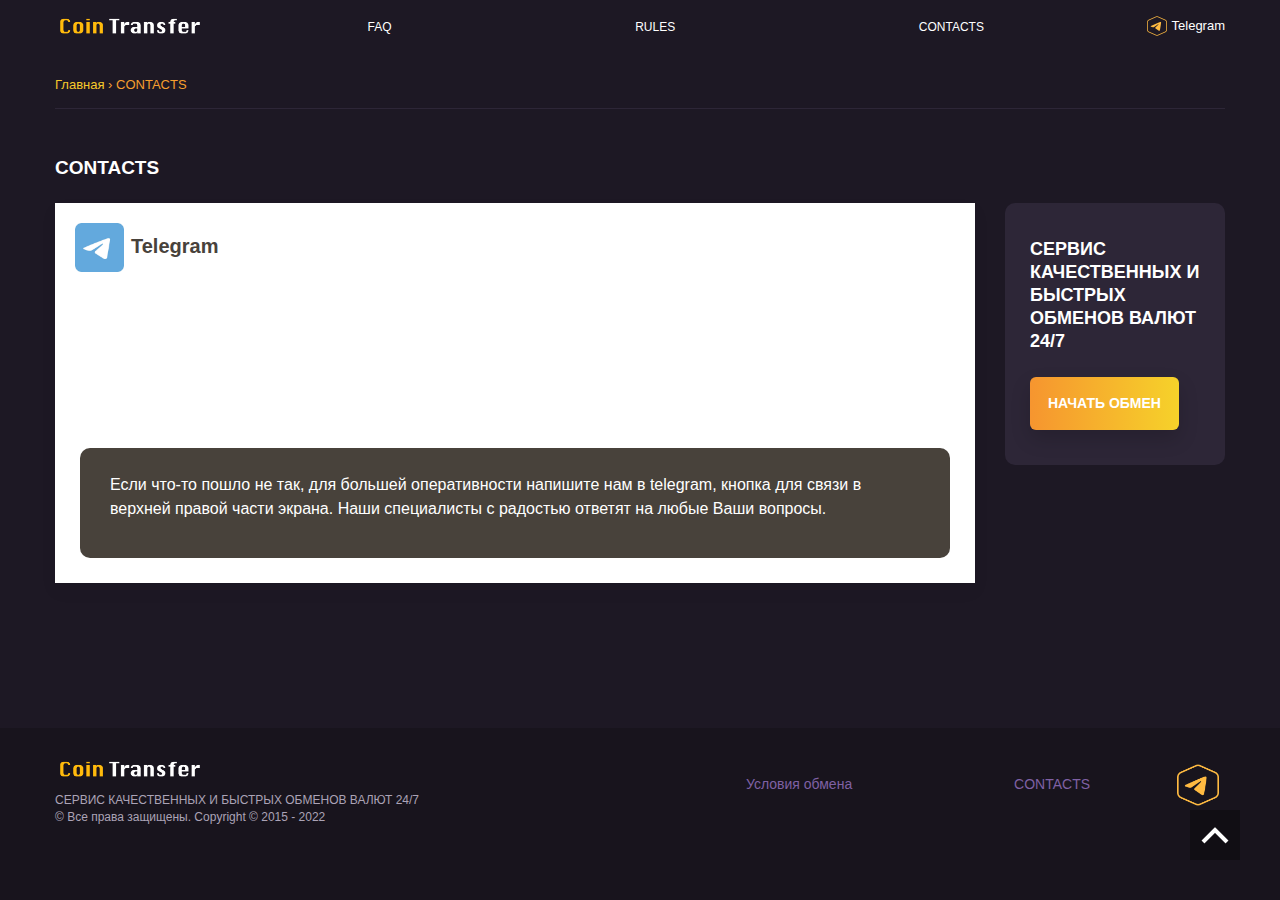
<file: kontakty/index.html>
<!DOCTYPE html>
<!-- saved from url=(0033)https://coin-trans.com/kontakty/ -->
<html lang="ru">
<!-- Mirrored from coin-trans.com/kontakty/ by HTTrack Website Copier/3.x [XR&CO'2014], Wed, 28 Sep 2022 15:42:06 GMT -->

<head>
	<meta http-equiv="Content-Type" content="text/html; charset=UTF-8">


	<meta name="viewport" content="width=device-width, initial-scale=1.0">
	<link rel="shortcut icon" href="img/favicon-1.png" type="/image/x-icon">

	<link rel="preconnect" href="https://fonts.googleapis.com/">
	<link rel="preconnect" href="https://fonts.gstatic.com/" crossorigin="">
	<link href="kontakty_files/css2.html" rel="stylesheet">


	<script type="text/javascript" src="kontakty_files/jquery-3.2.1.js"></script>

	<script src="kontakty_files/jquery.fancybox.min.js"></script>
	<script src="kontakty_files/jquery.maskedinput.min.js"></script>

	<script type="text/javascript" src="kontakty_files/slick.min.js"></script>

	<script type="text/javascript" src="kontakty_files/menu.js"></script>

	<link rel="stylesheet" type="text/css" href="kontakty_files/slick.css">
	<link rel="stylesheet" type="text/css" href="kontakty_files/slick-theme.css">

	<link rel="stylesheet" href="kontakty_files/jquery.fancybox.min.css">
	<link rel="stylesheet" type="text/css" href="kontakty_files/reset.css">
	<link rel="stylesheet" type="text/css" href="kontakty_files/mybootstrap.css">
	<link rel="stylesheet" type="text/css" href="kontakty_files/slider.css">
	<link rel="stylesheet" type="text/css" href="kontakty_files/forms.css">
	<link rel="stylesheet" href="kontakty_files/font-awesome.css">
	<link rel="stylesheet" type="text/css" href="kontakty_files/style.css">
	<title>
		CONTACTS - Coin TransCoin Trans</title>
	<meta name="robots" content="index, follow, max-image-preview:large, max-snippet:-1, max-video-preview:-1">

	<!-- This site is optimized with the Yoast SEO plugin v18.9 - https://yoast.com/wordpress/plugins/seo/ -->
	<link rel="canonical" href="index.html">
	<meta property="og:locale" content="ru_RU">
	<meta property="og:type" content="article">
	<meta property="og:title" content="CONTACTS - Coin Trans">
	<meta property="og:description"
		content="Если что-то пошло не так, для большей оперативности напишите нам в telegram, кнопка для связи в верхней правой части экрана. Наши специалисты с радостью ответят на любые Ваши вопросы.">
	<meta property="og:url" content="https://coin-trans.com/kontakty/">
	<meta property="og:site_name" content="Coin Trans">
	<meta property="article:modified_time" content="2022-04-27T15:30:21+00:00">
	<meta name="twitter:card" content="summary_large_image">
	<script type="application/ld+json"
		class="yoast-schema-graph">{"@context":"https://schema.org","@graph":[{"@type":"WebSite","@id":"https://coin-trans.com/#website","url":"https://coin-trans.com/","name":"Coin Trans","description":"","potentialAction":[{"@type":"SearchAction","target":{"@type":"EntryPoint","urlTemplate":"https://coin-trans.com/?s={search_term_string}"},"query-input":"required name=search_term_string"}],"inLanguage":"ru-RU"},{"@type":"WebPage","@id":"https://coin-trans.com/kontakty/#webpage","url":"https://coin-trans.com/kontakty/","name":"CONTACTS - Coin Trans","isPartOf":{"@id":"https://coin-trans.com/#website"},"datePublished":"2020-02-27T09:02:42+00:00","dateModified":"2022-04-27T15:30:21+00:00","breadcrumb":{"@id":"https://coin-trans.com/kontakty/#breadcrumb"},"inLanguage":"ru-RU","potentialAction":[{"@type":"ReadAction","target":["https://coin-trans.com/kontakty/"]}]},{"@type":"BreadcrumbList","@id":"https://coin-trans.com/kontakty/#breadcrumb","itemListElement":[{"@type":"ListItem","position":1,"name":"Главная страница","item":"https://coin-trans.com/"},{"@type":"ListItem","position":2,"name":"CONTACTS"}]}]}</script>
	<!-- / Yoast SEO plugin. -->


	<link rel="dns-prefetch" href="https://s.w.org/">
	<script type="text/javascript">
		window._wpemojiSettings = { "baseUrl": "https:\/\/s.w.org\/images\/core\/emoji\/14.0.0\/72x72\/", "ext": ".png", "svgUrl": "https:\/\/s.w.org\/images\/core\/emoji\/14.0.0\/svg\/", "svgExt": ".svg", "source": { "concatemoji": "https:\/\/swap-cryptox.co\/wp-includes\/js\/wp-emoji-release.min.js?ver=6.0" } };
		/*! This file is auto-generated */
		!function (e, a, t) { var n, r, o, i = a.createElement("canvas"), p = i.getContext && i.getContext("2d"); function s(e, t) { var a = String.fromCharCode, e = (p.clearRect(0, 0, i.width, i.height), p.fillText(a.apply(this, e), 0, 0), i.toDataURL()); return p.clearRect(0, 0, i.width, i.height), p.fillText(a.apply(this, t), 0, 0), e === i.toDataURL() } function c(e) { var t = a.createElement("script"); t.src = e, t.defer = t.type = "text/javascript", a.getElementsByTagName("head")[0].appendChild(t) } for (o = Array("flag", "emoji"), t.supports = { everything: !0, everythingExceptFlag: !0 }, r = 0; r < o.length; r++)t.supports[o[r]] = function (e) { if (!p || !p.fillText) return !1; switch (p.textBaseline = "top", p.font = "600 32px Arial", e) { case "flag": return s([127987, 65039, 8205, 9895, 65039], [127987, 65039, 8203, 9895, 65039]) ? !1 : !s([55356, 56826, 55356, 56819], [55356, 56826, 8203, 55356, 56819]) && !s([55356, 57332, 56128, 56423, 56128, 56418, 56128, 56421, 56128, 56430, 56128, 56423, 56128, 56447], [55356, 57332, 8203, 56128, 56423, 8203, 56128, 56418, 8203, 56128, 56421, 8203, 56128, 56430, 8203, 56128, 56423, 8203, 56128, 56447]); case "emoji": return !s([129777, 127995, 8205, 129778, 127999], [129777, 127995, 8203, 129778, 127999]) }return !1 }(o[r]), t.supports.everything = t.supports.everything && t.supports[o[r]], "flag" !== o[r] && (t.supports.everythingExceptFlag = t.supports.everythingExceptFlag && t.supports[o[r]]); t.supports.everythingExceptFlag = t.supports.everythingExceptFlag && !t.supports.flag, t.DOMReady = !1, t.readyCallback = function () { t.DOMReady = !0 }, t.supports.everything || (n = function () { t.readyCallback() }, a.addEventListener ? (a.addEventListener("DOMContentLoaded", n, !1), e.addEventListener("load", n, !1)) : (e.attachEvent("onload", n), a.attachEvent("onreadystatechange", function () { "complete" === a.readyState && t.readyCallback() })), (e = t.source || {}).concatemoji ? c(e.concatemoji) : e.wpemoji && e.twemoji && (c(e.twemoji), c(e.wpemoji))) }(window, document, window._wpemojiSettings);
	</script>
	<script src="kontakty_files/wp-emoji-release.min.js" type="text/javascript" defer=""></script>
	<style type="text/css">
		img.wp-smiley,
		img.emoji {
			display: inline !important;
			border: none !important;
			box-shadow: none !important;
			height: 1em !important;
			width: 1em !important;
			margin: 0 0.07em !important;
			vertical-align: -0.1em !important;
			background: none !important;
			padding: 0 !important;
		}
	</style>
	<link rel="stylesheet" id="wp-block-library-css" href="kontakty_files/style.min.css" type="text/css" media="all">
	<style id="global-styles-inline-css" type="text/css">
		body {
			--wp--preset--color--black: #000000;
			--wp--preset--color--cyan-bluish-gray: #abb8c3;
			--wp--preset--color--white: #ffffff;
			--wp--preset--color--pale-pink: #f78da7;
			--wp--preset--color--vivid-red: #cf2e2e;
			--wp--preset--color--luminous-vivid-orange: #ff6900;
			--wp--preset--color--luminous-vivid-amber: #fcb900;
			--wp--preset--color--light-green-cyan: #7bdcb5;
			--wp--preset--color--vivid-green-cyan: #00d084;
			--wp--preset--color--pale-cyan-blue: #8ed1fc;
			--wp--preset--color--vivid-cyan-blue: #0693e3;
			--wp--preset--color--vivid-purple: #9b51e0;
			--wp--preset--gradient--vivid-cyan-blue-to-vivid-purple: linear-gradient(135deg, rgba(6, 147, 227, 1) 0%, rgb(155, 81, 224) 100%);
			--wp--preset--gradient--light-green-cyan-to-vivid-green-cyan: linear-gradient(135deg, rgb(122, 220, 180) 0%, rgb(0, 208, 130) 100%);
			--wp--preset--gradient--luminous-vivid-amber-to-luminous-vivid-orange: linear-gradient(135deg, rgba(252, 185, 0, 1) 0%, rgba(255, 105, 0, 1) 100%);
			--wp--preset--gradient--luminous-vivid-orange-to-vivid-red: linear-gradient(135deg, rgba(255, 105, 0, 1) 0%, rgb(207, 46, 46) 100%);
			--wp--preset--gradient--very-light-gray-to-cyan-bluish-gray: linear-gradient(135deg, rgb(238, 238, 238) 0%, rgb(169, 184, 195) 100%);
			--wp--preset--gradient--cool-to-warm-spectrum: linear-gradient(135deg, rgb(74, 234, 220) 0%, rgb(151, 120, 209) 20%, rgb(207, 42, 186) 40%, rgb(238, 44, 130) 60%, rgb(251, 105, 98) 80%, rgb(254, 248, 76) 100%);
			--wp--preset--gradient--blush-light-purple: linear-gradient(135deg, rgb(255, 206, 236) 0%, rgb(152, 150, 240) 100%);
			--wp--preset--gradient--blush-bordeaux: linear-gradient(135deg, rgb(254, 205, 165) 0%, rgb(254, 45, 45) 50%, rgb(107, 0, 62) 100%);
			--wp--preset--gradient--luminous-dusk: linear-gradient(135deg, rgb(255, 203, 112) 0%, rgb(199, 81, 192) 50%, rgb(65, 88, 208) 100%);
			--wp--preset--gradient--pale-ocean: linear-gradient(135deg, rgb(255, 245, 203) 0%, rgb(182, 227, 212) 50%, rgb(51, 167, 181) 100%);
			--wp--preset--gradient--electric-grass: linear-gradient(135deg, rgb(202, 248, 128) 0%, rgb(113, 206, 126) 100%);
			--wp--preset--gradient--midnight: linear-gradient(135deg, rgb(2, 3, 129) 0%, rgb(40, 116, 252) 100%);
			--wp--preset--duotone--dark-grayscale: url('#wp-duotone-dark-grayscale');
			--wp--preset--duotone--grayscale: url('#wp-duotone-grayscale');
			--wp--preset--duotone--purple-yellow: url('#wp-duotone-purple-yellow');
			--wp--preset--duotone--blue-red: url('#wp-duotone-blue-red');
			--wp--preset--duotone--midnight: url('#wp-duotone-midnight');
			--wp--preset--duotone--magenta-yellow: url('#wp-duotone-magenta-yellow');
			--wp--preset--duotone--purple-green: url('#wp-duotone-purple-green');
			--wp--preset--duotone--blue-orange: url('#wp-duotone-blue-orange');
			--wp--preset--font-size--small: 13px;
			--wp--preset--font-size--medium: 20px;
			--wp--preset--font-size--large: 36px;
			--wp--preset--font-size--x-large: 42px;
		}

		.has-black-color {
			color: var(--wp--preset--color--black) !important;
		}

		.has-cyan-bluish-gray-color {
			color: var(--wp--preset--color--cyan-bluish-gray) !important;
		}

		.has-white-color {
			color: var(--wp--preset--color--white) !important;
		}

		.has-pale-pink-color {
			color: var(--wp--preset--color--pale-pink) !important;
		}

		.has-vivid-red-color {
			color: var(--wp--preset--color--vivid-red) !important;
		}

		.has-luminous-vivid-orange-color {
			color: var(--wp--preset--color--luminous-vivid-orange) !important;
		}

		.has-luminous-vivid-amber-color {
			color: var(--wp--preset--color--luminous-vivid-amber) !important;
		}

		.has-light-green-cyan-color {
			color: var(--wp--preset--color--light-green-cyan) !important;
		}

		.has-vivid-green-cyan-color {
			color: var(--wp--preset--color--vivid-green-cyan) !important;
		}

		.has-pale-cyan-blue-color {
			color: var(--wp--preset--color--pale-cyan-blue) !important;
		}

		.has-vivid-cyan-blue-color {
			color: var(--wp--preset--color--vivid-cyan-blue) !important;
		}

		.has-vivid-purple-color {
			color: var(--wp--preset--color--vivid-purple) !important;
		}

		.has-black-background-color {
			background-color: var(--wp--preset--color--black) !important;
		}

		.has-cyan-bluish-gray-background-color {
			background-color: var(--wp--preset--color--cyan-bluish-gray) !important;
		}

		.has-white-background-color {
			background-color: var(--wp--preset--color--white) !important;
		}

		.has-pale-pink-background-color {
			background-color: var(--wp--preset--color--pale-pink) !important;
		}

		.has-vivid-red-background-color {
			background-color: var(--wp--preset--color--vivid-red) !important;
		}

		.has-luminous-vivid-orange-background-color {
			background-color: var(--wp--preset--color--luminous-vivid-orange) !important;
		}

		.has-luminous-vivid-amber-background-color {
			background-color: var(--wp--preset--color--luminous-vivid-amber) !important;
		}

		.has-light-green-cyan-background-color {
			background-color: var(--wp--preset--color--light-green-cyan) !important;
		}

		.has-vivid-green-cyan-background-color {
			background-color: var(--wp--preset--color--vivid-green-cyan) !important;
		}

		.has-pale-cyan-blue-background-color {
			background-color: var(--wp--preset--color--pale-cyan-blue) !important;
		}

		.has-vivid-cyan-blue-background-color {
			background-color: var(--wp--preset--color--vivid-cyan-blue) !important;
		}

		.has-vivid-purple-background-color {
			background-color: var(--wp--preset--color--vivid-purple) !important;
		}

		.has-black-border-color {
			border-color: var(--wp--preset--color--black) !important;
		}

		.has-cyan-bluish-gray-border-color {
			border-color: var(--wp--preset--color--cyan-bluish-gray) !important;
		}

		.has-white-border-color {
			border-color: var(--wp--preset--color--white) !important;
		}

		.has-pale-pink-border-color {
			border-color: var(--wp--preset--color--pale-pink) !important;
		}

		.has-vivid-red-border-color {
			border-color: var(--wp--preset--color--vivid-red) !important;
		}

		.has-luminous-vivid-orange-border-color {
			border-color: var(--wp--preset--color--luminous-vivid-orange) !important;
		}

		.has-luminous-vivid-amber-border-color {
			border-color: var(--wp--preset--color--luminous-vivid-amber) !important;
		}

		.has-light-green-cyan-border-color {
			border-color: var(--wp--preset--color--light-green-cyan) !important;
		}

		.has-vivid-green-cyan-border-color {
			border-color: var(--wp--preset--color--vivid-green-cyan) !important;
		}

		.has-pale-cyan-blue-border-color {
			border-color: var(--wp--preset--color--pale-cyan-blue) !important;
		}

		.has-vivid-cyan-blue-border-color {
			border-color: var(--wp--preset--color--vivid-cyan-blue) !important;
		}

		.has-vivid-purple-border-color {
			border-color: var(--wp--preset--color--vivid-purple) !important;
		}

		.has-vivid-cyan-blue-to-vivid-purple-gradient-background {
			background: var(--wp--preset--gradient--vivid-cyan-blue-to-vivid-purple) !important;
		}

		.has-light-green-cyan-to-vivid-green-cyan-gradient-background {
			background: var(--wp--preset--gradient--light-green-cyan-to-vivid-green-cyan) !important;
		}

		.has-luminous-vivid-amber-to-luminous-vivid-orange-gradient-background {
			background: var(--wp--preset--gradient--luminous-vivid-amber-to-luminous-vivid-orange) !important;
		}

		.has-luminous-vivid-orange-to-vivid-red-gradient-background {
			background: var(--wp--preset--gradient--luminous-vivid-orange-to-vivid-red) !important;
		}

		.has-very-light-gray-to-cyan-bluish-gray-gradient-background {
			background: var(--wp--preset--gradient--very-light-gray-to-cyan-bluish-gray) !important;
		}

		.has-cool-to-warm-spectrum-gradient-background {
			background: var(--wp--preset--gradient--cool-to-warm-spectrum) !important;
		}

		.has-blush-light-purple-gradient-background {
			background: var(--wp--preset--gradient--blush-light-purple) !important;
		}

		.has-blush-bordeaux-gradient-background {
			background: var(--wp--preset--gradient--blush-bordeaux) !important;
		}

		.has-luminous-dusk-gradient-background {
			background: var(--wp--preset--gradient--luminous-dusk) !important;
		}

		.has-pale-ocean-gradient-background {
			background: var(--wp--preset--gradient--pale-ocean) !important;
		}

		.has-electric-grass-gradient-background {
			background: var(--wp--preset--gradient--electric-grass) !important;
		}

		.has-midnight-gradient-background {
			background: var(--wp--preset--gradient--midnight) !important;
		}

		.has-small-font-size {
			font-size: var(--wp--preset--font-size--small) !important;
		}

		.has-medium-font-size {
			font-size: var(--wp--preset--font-size--medium) !important;
		}

		.has-large-font-size {
			font-size: var(--wp--preset--font-size--large) !important;
		}

		.has-x-large-font-size {
			font-size: var(--wp--preset--font-size--x-large) !important;
		}
	</style>
	<link rel="stylesheet" id="contact-form-7-css" href="kontakty_files/styles.css" type="text/css" media="all">
	<link rel="https://api.w.org/" href="../wp-json/index.html">
	<link rel="alternate" type="application/json" href="../wp-json/wp/v2/pages/17.html">
	<link rel="EditURI" type="application/rsd+xml" title="RSD" href="../xmlrpc0db0.html?rsd">
	<link rel="wlwmanifest" type="application/wlwmanifest+xml" href="../wp-includes/wlwmanifest.html">
	<meta name="generator" content="WordPress 6.0">
	<link rel="shortlink" href="../indexd8eb.html?p=17">
	<link rel="alternate" type="application/json+oembed"
		href="../wp-json/oembed/1.0/embed9d54.html?url=https%3A%2F%2Fswap-cryptox.co%2Fkontakty%2F">
	<link rel="alternate" type="text/xml+oembed"
		href="../wp-json/oembed/1.0/embedbeeb.html?url=https%3A%2F%2Fswap-cryptox.co%2Fkontakty%2F&amp;format=xml">
	<style type="text/css">
		.recentcomments a {
			display: inline !important;
			padding: 0 !important;
			margin: 0 !important;
		}
	</style>
</head>

<body>
	<div id="content-sites">
		<div id="content">

			<div class="hover-site"></div>
			<div class="close-img"></div>


			<div class="header">
				<div class="container-box box-header">
					<div class="mobile-buttons">
						<div class="open-mobile-menu"><img src="kontakty_files/menu-1.png"></div>
						<div class="close-mobile-menu"><img src="kontakty_files/close.png"></div>
					</div>
					<div class="logo-header">
						<a href="../index.html"><img src="kontakty_files/logo-122.png"></a>
					</div>
					<div class="menu-top-site">
						<ul id="menu-top-menu" class="menu">
							<li id="menu-item-211" class="menu-item menu-item-type-post_type menu-item-object-page menu-item-211"><a
									href="../polzovatelyam/index.html">FAQ</a></li>
							<li id="menu-item-212" class="menu-item menu-item-type-post_type menu-item-object-page menu-item-212"><a
									href="../pravila-obmena/index.html">RULES</a></li>
							<li id="menu-item-213"
								class="menu-item menu-item-type-post_type menu-item-object-page current-menu-item page_item page-item-17 current_page_item menu-item-213">
								<a href="index.html" aria-current="page">CONTACTS</a>
							</li>
						</ul>
					</div>
					<div class="contacts-header">
						<a class="telegram-href" href="https://t.me/exchange_sup" target="_blank"><img
								src="kontakty_files/telegram-1.png"> <span>Telegram</span></a>
					</div>
				</div>
			</div>

			<div class="mobile-menu" style="top: 26px; max-height: 583px; overflow-y: auto;">
				<div class="mobile-buttons mobile-buttons-menu">
					<div class="close-mobile-menu"><img src="kontakty_files/close-1.png"></div>
				</div>
				<ul id="menu-top-menu-1" class="menu">
					<li class="menu-item menu-item-type-post_type menu-item-object-page menu-item-211"><a
							href="../polzovatelyam/index.html">FAQ</a></li>
					<li class="menu-item menu-item-type-post_type menu-item-object-page menu-item-212"><a
							href="../pravila-obmena/index.html">RULES</a></li>
					<li
						class="menu-item menu-item-type-post_type menu-item-object-page current-menu-item page_item page-item-17 current_page_item menu-item-213">
						<a href="index.html" aria-current="page">CONTACTS</a>
					</li>
				</ul>
			</div>


			<div class="container-box">
				<div class="breadcrumbs-page">
					<div class="breadcrumbs" itemscope="" itemtype="http://schema.org/BreadcrumbList"><span
							itemprop="itemListElement" itemscope="" itemtype="http://schema.org/ListItem"><a href="../index.html"
								itemprop="item" class="home"><span itemprop="name">Главная</span></a></span> <span class="sep">›</span>
						<span class="current">CONTACTS</span>
					</div><!-- .breadcrumbs -->
				</div>
			</div>
			<div class="box-articles">
				<div class="container-box pages-content">
					<h1 class="title-page">CONTACTS</h1>
					<div class="text-pages white-block contact-content">
						<a class="contact-link" href="https://t.me/exchange_sup" target="_blank">
							<img src="kontakty_files/telegram.jpg" alt="">
							Telegram
						</a>
						<div class="contact-note">
							<p>Если что-то пошло не так, для большей оперативности напишите нам в telegram, кнопка для связи в верхней
								правой части экрана. Наши специалисты с радостью ответят на любые Ваши вопросы.</p>
						</div>
					</div>
					<div class="banner">
						<nav>СЕРВИС КАЧЕСТВЕННЫХ И БЫСТРЫХ ОБМЕНОВ ВАЛЮТ 24/7</nav>
						<a href="../index.html">Начать обмен</a>
					</div>
				</div>
			</div>


			<script type="text/javascript" src="kontakty_files/regenerator-runtime.min.js"
				id="regenerator-runtime-js"></script>
			<script type="text/javascript" src="kontakty_files/wp-polyfill.min.js" id="wp-polyfill-js"></script>
			<script type="text/javascript" id="contact-form-7-js-extra">
				/* <![CDATA[ */
				var wpcf7 = { "api": { "root": "https:\/\/swap-cryptox.co\/wp-json\/", "namespace": "contact-form-7\/v1" } };
/* ]]> */
			</script>
			<script type="text/javascript" src="kontakty_files/index.js" id="contact-form-7-js"></script>
		</div>
		<!--закрылся id content for header-->
		<div id="footer">
			<footer>
				<div class="container-box footer-box">
					<div class="box-content-footer footer-left">
						<!---<img src="/wp-content/uploads/2022/04/bestchange.png">--->
						<img src="kontakty_files/logo-122.png">
						<span>СЕРВИС КАЧЕСТВЕННЫХ И БЫСТРЫХ ОБМЕНОВ ВАЛЮТ 24/7 <br>© Все права защищены. Copyright © 2015 -
							2022</span>
					</div>
					<div class="box-content-footer footer-right">
						<ul id="menu-footer-menu" class="menu">
							<li id="menu-item-228" class="menu-item menu-item-type-post_type menu-item-object-page menu-item-228"><a
									href="../pravila-obmena/index.html">Условия обмена</a></li>
							<li id="menu-item-73"
								class="menu-item menu-item-type-post_type menu-item-object-page current-menu-item page_item page-item-17 current_page_item menu-item-73">
								<a href="index.html" aria-current="page">CONTACTS</a>
							</li>
						</ul> <a href="https://t.me/exchange_sup" target="_blank"><img src="kontakty_files/telegram-1.png"></a>
					</div>
				</div>
			</footer>
		</div>
	</div>
	<!--закрылся id content-sites for header-->
	<!----modal forms----->
	<!---   <div class="modal-form top-modal-form-order-call-back">
        <div class="close-modal-form"><i data-brackets-id="959" class="fa fa-times" aria-hidden="true"></i></div>
		<form class="form-box" id="feedback-top-modal-form-order-call-back" action="" name="feedback" method="post">
            <h3>Обратный звонок</h3>
            <p>Представьтесь, мы вам перезвоним.</p>
            <input type="name" name="name" value="" class="reset-input" placeholder="Ваше имя*" required/>
            <input type="phone" name="phone" value="" class="reset-input" placeholder="Ваш номер телефона*" required/>
			<input style="display:none" type="text" name="title" value="CONTACTS" />
            <input style="display:none" type="text" name="titleurl" value="http://swap-cryptox.co/kontakty/" />
            <button class="button-form">Отправить <i class="fa fa-paper-plane-o" aria-hidden="true"></i></button>
        </form>
    </div>
	<div id="answer-top-modal-form-order-call-back"></div>
--->
	<div class="modal-form top-modal-form-order-call-back">
		<div class="close-modal-form"><i data-brackets-id="959" class="fa fa-times" aria-hidden="true"></i></div>
		<nav class="title-modal-forms">Укажите имя и номер телефона</nav>
		<div role="form" class="wpcf7" id="wpcf7-f189-o1" lang="ru-RU" dir="ltr">
			<div class="screen-reader-response">
				<p role="status" aria-live="polite" aria-atomic="true"></p>
				<ul></ul>
			</div>
			<form action="https://coin-trans.com/kontakty/#wpcf7-f189-o1" method="post" class="wpcf7-form init"
				novalidate="novalidate" data-status="init">
				<div style="display: none;">
					<input type="hidden" name="_wpcf7" value="189">
					<input type="hidden" name="_wpcf7_version" value="5.6">
					<input type="hidden" name="_wpcf7_locale" value="ru_RU">
					<input type="hidden" name="_wpcf7_unit_tag" value="wpcf7-f189-o1">
					<input type="hidden" name="_wpcf7_container_post" value="0">
					<input type="hidden" name="_wpcf7_posted_data_hash" value="">
				</div>
				<p><label> Ваше имя*<br>
						<span class="wpcf7-form-control-wrap" data-name="your-name"><input type="text" name="your-name" value=""
								size="40" class="wpcf7-form-control wpcf7-text wpcf7-validates-as-required" aria-required="true"
								aria-invalid="false"></span> </label></p>
				<p><label> Ваш номер телефона*<br>
						<span class="wpcf7-form-control-wrap" data-name="tel-687"><input type="tel" name="tel-687" value=""
								size="40"
								class="wpcf7-form-control wpcf7-text wpcf7-tel wpcf7-validates-as-required wpcf7-validates-as-tel phone-mask"
								aria-required="true" aria-invalid="false"></span> </label></p>
				<p><input type="submit" value="Отправить заявку"
						class="wpcf7-form-control has-spinner wpcf7-submit button-order button-order-monitor1"><span
						class="wpcf7-spinner"></span></p>
				<div class="wpcf7-response-output" aria-hidden="true"></div>
			</form>
		</div>
	</div>


	<div id="answer-modal-form-ok">Спасибо, заявка отправлена</div>

	<!----/modal forms----->





	<a id="go-top" title="наверх" style="display: none;"><br></a>
</body>
<!-- Mirrored from coin-trans.com/kontakty/ by HTTrack Website Copier/3.x [XR&CO'2014], Wed, 28 Sep 2022 15:42:13 GMT -->

</html>
</file>
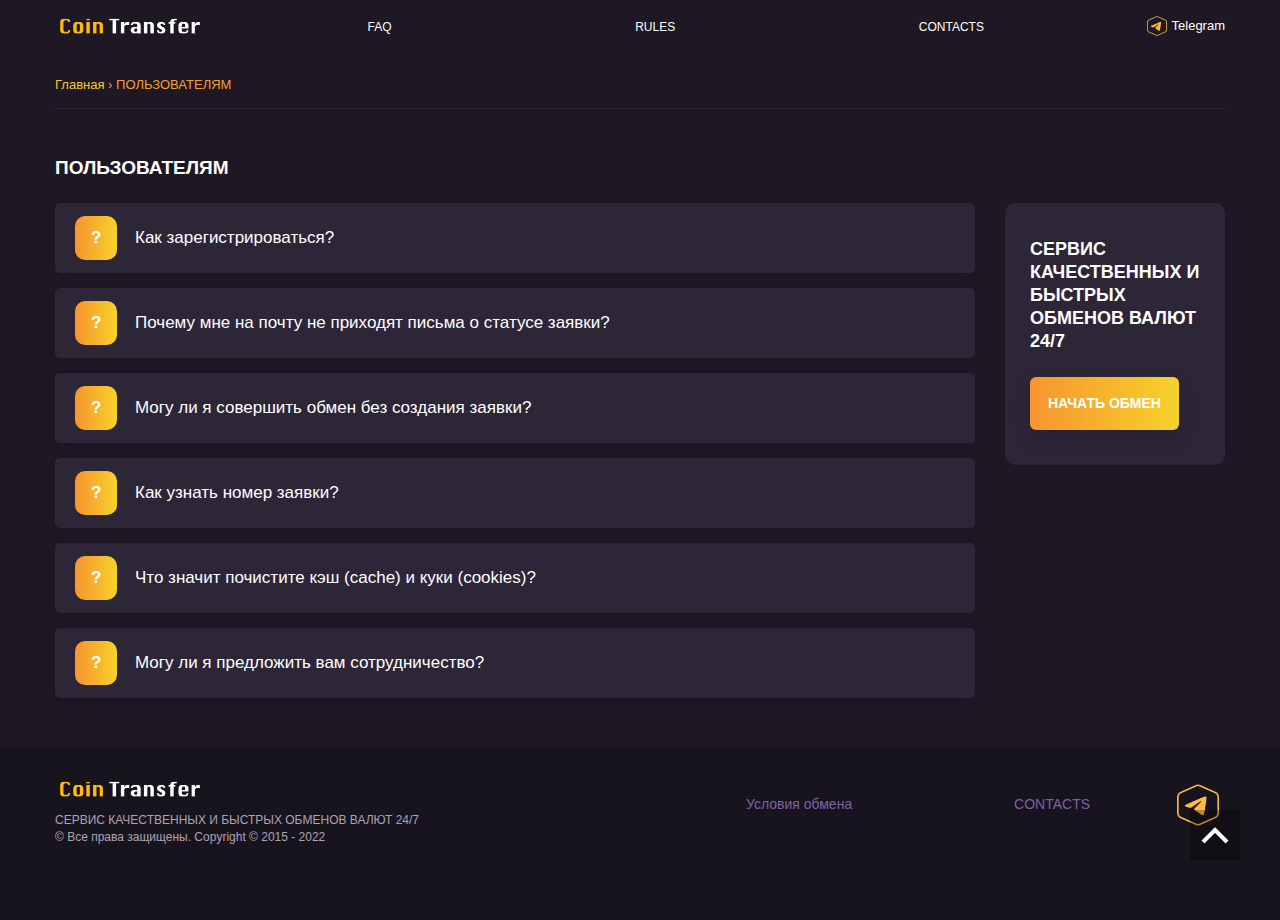
<file: polzovatelyam/index.html>
<!DOCTYPE html>
<!-- saved from url=(0040)https://coin-trans.com/polzovatelyam/ -->
<html lang="ru">
<!-- Mirrored from coin-trans.com/polzovatelyam/ by HTTrack Website Copier/3.x [XR&CO'2014], Wed, 28 Sep 2022 15:41:51 GMT -->

<head>
	<meta http-equiv="Content-Type" content="text/html; charset=UTF-8">


	<meta name="viewport" content="width=device-width, initial-scale=1.0">
	<link rel="shortcut icon" href="img/favicon-1.png" type="/image/x-icon">

	<link rel="preconnect" href="https://fonts.googleapis.com/">
	<link rel="preconnect" href="https://fonts.gstatic.com/" crossorigin="">
	<link href="polzovatelyam_files/css2.html" rel="stylesheet">


	<script type="text/javascript" src="polzovatelyam_files/jquery-3.2.1.js"></script>

	<script src="polzovatelyam_files/jquery.fancybox.min.js"></script>
	<script src="polzovatelyam_files/jquery.maskedinput.min.js"></script>

	<script type="text/javascript" src="polzovatelyam_files/slick.min.js"></script>

	<script type="text/javascript" src="polzovatelyam_files/menu.js"></script>

	<link rel="stylesheet" type="text/css" href="polzovatelyam_files/slick.css">
	<link rel="stylesheet" type="text/css" href="polzovatelyam_files/slick-theme.css">

	<link rel="stylesheet" href="polzovatelyam_files/jquery.fancybox.min.css">
	<link rel="stylesheet" type="text/css" href="polzovatelyam_files/reset.css">
	<link rel="stylesheet" type="text/css" href="polzovatelyam_files/mybootstrap.css">
	<link rel="stylesheet" type="text/css" href="polzovatelyam_files/slider.css">
	<link rel="stylesheet" type="text/css" href="polzovatelyam_files/forms.css">
	<link rel="stylesheet" href="polzovatelyam_files/font-awesome.css">
	<link rel="stylesheet" type="text/css" href="polzovatelyam_files/style.css">
	<title>
		ПОЛЬЗОВАТЕЛЯМ - Coin TransCoin Trans</title>
	<meta name="robots" content="index, follow, max-image-preview:large, max-snippet:-1, max-video-preview:-1">

	<!-- This site is optimized with the Yoast SEO plugin v18.9 - https://yoast.com/wordpress/plugins/seo/ -->
	<link rel="canonical" href="index.html">
	<meta property="og:locale" content="ru_RU">
	<meta property="og:type" content="article">
	<meta property="og:title" content="ПОЛЬЗОВАТЕЛЯМ - Coin Trans">
	<meta property="og:url" content="https://coin-trans.com/polzovatelyam/">
	<meta property="og:site_name" content="Coin Trans">
	<meta property="article:modified_time" content="2022-06-14T15:54:55+00:00">
	<meta name="twitter:card" content="summary_large_image">
	<script type="application/ld+json"
		class="yoast-schema-graph">{"@context":"https://schema.org","@graph":[{"@type":"WebSite","@id":"https://coin-trans.com/#website","url":"https://coin-trans.com/","name":"Coin Trans","description":"","potentialAction":[{"@type":"SearchAction","target":{"@type":"EntryPoint","urlTemplate":"https://coin-trans.com/?s={search_term_string}"},"query-input":"required name=search_term_string"}],"inLanguage":"ru-RU"},{"@type":"WebPage","@id":"https://coin-trans.com/polzovatelyam/#webpage","url":"https://coin-trans.com/polzovatelyam/","name":"ПОЛЬЗОВАТЕЛЯМ - Coin Trans","isPartOf":{"@id":"https://coin-trans.com/#website"},"datePublished":"2022-04-27T11:23:22+00:00","dateModified":"2022-06-14T15:54:55+00:00","breadcrumb":{"@id":"https://coin-trans.com/polzovatelyam/#breadcrumb"},"inLanguage":"ru-RU","potentialAction":[{"@type":"ReadAction","target":["https://coin-trans.com/polzovatelyam/"]}]},{"@type":"BreadcrumbList","@id":"https://coin-trans.com/polzovatelyam/#breadcrumb","itemListElement":[{"@type":"ListItem","position":1,"name":"Главная страница","item":"https://coin-trans.com/"},{"@type":"ListItem","position":2,"name":"ПОЛЬЗОВАТЕЛЯМ"}]}]}</script>
	<!-- / Yoast SEO plugin. -->


	<link rel="dns-prefetch" href="http://s.w.org/">
	<script type="text/javascript">
		window._wpemojiSettings = { "baseUrl": "https:\/\/s.w.org\/images\/core\/emoji\/14.0.0\/72x72\/", "ext": ".png", "svgUrl": "https:\/\/s.w.org\/images\/core\/emoji\/14.0.0\/svg\/", "svgExt": ".svg", "source": { "concatemoji": "https:\/\/swap-cryptox.co\/wp-includes\/js\/wp-emoji-release.min.js?ver=6.0" } };
		/*! This file is auto-generated */
		!function (e, a, t) { var n, r, o, i = a.createElement("canvas"), p = i.getContext && i.getContext("2d"); function s(e, t) { var a = String.fromCharCode, e = (p.clearRect(0, 0, i.width, i.height), p.fillText(a.apply(this, e), 0, 0), i.toDataURL()); return p.clearRect(0, 0, i.width, i.height), p.fillText(a.apply(this, t), 0, 0), e === i.toDataURL() } function c(e) { var t = a.createElement("script"); t.src = e, t.defer = t.type = "text/javascript", a.getElementsByTagName("head")[0].appendChild(t) } for (o = Array("flag", "emoji"), t.supports = { everything: !0, everythingExceptFlag: !0 }, r = 0; r < o.length; r++)t.supports[o[r]] = function (e) { if (!p || !p.fillText) return !1; switch (p.textBaseline = "top", p.font = "600 32px Arial", e) { case "flag": return s([127987, 65039, 8205, 9895, 65039], [127987, 65039, 8203, 9895, 65039]) ? !1 : !s([55356, 56826, 55356, 56819], [55356, 56826, 8203, 55356, 56819]) && !s([55356, 57332, 56128, 56423, 56128, 56418, 56128, 56421, 56128, 56430, 56128, 56423, 56128, 56447], [55356, 57332, 8203, 56128, 56423, 8203, 56128, 56418, 8203, 56128, 56421, 8203, 56128, 56430, 8203, 56128, 56423, 8203, 56128, 56447]); case "emoji": return !s([129777, 127995, 8205, 129778, 127999], [129777, 127995, 8203, 129778, 127999]) }return !1 }(o[r]), t.supports.everything = t.supports.everything && t.supports[o[r]], "flag" !== o[r] && (t.supports.everythingExceptFlag = t.supports.everythingExceptFlag && t.supports[o[r]]); t.supports.everythingExceptFlag = t.supports.everythingExceptFlag && !t.supports.flag, t.DOMReady = !1, t.readyCallback = function () { t.DOMReady = !0 }, t.supports.everything || (n = function () { t.readyCallback() }, a.addEventListener ? (a.addEventListener("DOMContentLoaded", n, !1), e.addEventListener("load", n, !1)) : (e.attachEvent("onload", n), a.attachEvent("onreadystatechange", function () { "complete" === a.readyState && t.readyCallback() })), (e = t.source || {}).concatemoji ? c(e.concatemoji) : e.wpemoji && e.twemoji && (c(e.twemoji), c(e.wpemoji))) }(window, document, window._wpemojiSettings);
	</script>
	<script src="polzovatelyam_files/wp-emoji-release.min.js" type="text/javascript" defer=""></script>
	<style type="text/css">
		img.wp-smiley,
		img.emoji {
			display: inline !important;
			border: none !important;
			box-shadow: none !important;
			height: 1em !important;
			width: 1em !important;
			margin: 0 0.07em !important;
			vertical-align: -0.1em !important;
			background: none !important;
			padding: 0 !important;
		}
	</style>
	<link rel="stylesheet" id="wp-block-library-css" href="polzovatelyam_files/style.min.css" type="text/css" media="all">
	<style id="global-styles-inline-css" type="text/css">
		body {
			--wp--preset--color--black: #000000;
			--wp--preset--color--cyan-bluish-gray: #abb8c3;
			--wp--preset--color--white: #ffffff;
			--wp--preset--color--pale-pink: #f78da7;
			--wp--preset--color--vivid-red: #cf2e2e;
			--wp--preset--color--luminous-vivid-orange: #ff6900;
			--wp--preset--color--luminous-vivid-amber: #fcb900;
			--wp--preset--color--light-green-cyan: #7bdcb5;
			--wp--preset--color--vivid-green-cyan: #00d084;
			--wp--preset--color--pale-cyan-blue: #8ed1fc;
			--wp--preset--color--vivid-cyan-blue: #0693e3;
			--wp--preset--color--vivid-purple: #9b51e0;
			--wp--preset--gradient--vivid-cyan-blue-to-vivid-purple: linear-gradient(135deg, rgba(6, 147, 227, 1) 0%, rgb(155, 81, 224) 100%);
			--wp--preset--gradient--light-green-cyan-to-vivid-green-cyan: linear-gradient(135deg, rgb(122, 220, 180) 0%, rgb(0, 208, 130) 100%);
			--wp--preset--gradient--luminous-vivid-amber-to-luminous-vivid-orange: linear-gradient(135deg, rgba(252, 185, 0, 1) 0%, rgba(255, 105, 0, 1) 100%);
			--wp--preset--gradient--luminous-vivid-orange-to-vivid-red: linear-gradient(135deg, rgba(255, 105, 0, 1) 0%, rgb(207, 46, 46) 100%);
			--wp--preset--gradient--very-light-gray-to-cyan-bluish-gray: linear-gradient(135deg, rgb(238, 238, 238) 0%, rgb(169, 184, 195) 100%);
			--wp--preset--gradient--cool-to-warm-spectrum: linear-gradient(135deg, rgb(74, 234, 220) 0%, rgb(151, 120, 209) 20%, rgb(207, 42, 186) 40%, rgb(238, 44, 130) 60%, rgb(251, 105, 98) 80%, rgb(254, 248, 76) 100%);
			--wp--preset--gradient--blush-light-purple: linear-gradient(135deg, rgb(255, 206, 236) 0%, rgb(152, 150, 240) 100%);
			--wp--preset--gradient--blush-bordeaux: linear-gradient(135deg, rgb(254, 205, 165) 0%, rgb(254, 45, 45) 50%, rgb(107, 0, 62) 100%);
			--wp--preset--gradient--luminous-dusk: linear-gradient(135deg, rgb(255, 203, 112) 0%, rgb(199, 81, 192) 50%, rgb(65, 88, 208) 100%);
			--wp--preset--gradient--pale-ocean: linear-gradient(135deg, rgb(255, 245, 203) 0%, rgb(182, 227, 212) 50%, rgb(51, 167, 181) 100%);
			--wp--preset--gradient--electric-grass: linear-gradient(135deg, rgb(202, 248, 128) 0%, rgb(113, 206, 126) 100%);
			--wp--preset--gradient--midnight: linear-gradient(135deg, rgb(2, 3, 129) 0%, rgb(40, 116, 252) 100%);
			--wp--preset--duotone--dark-grayscale: url('#wp-duotone-dark-grayscale');
			--wp--preset--duotone--grayscale: url('#wp-duotone-grayscale');
			--wp--preset--duotone--purple-yellow: url('#wp-duotone-purple-yellow');
			--wp--preset--duotone--blue-red: url('#wp-duotone-blue-red');
			--wp--preset--duotone--midnight: url('#wp-duotone-midnight');
			--wp--preset--duotone--magenta-yellow: url('#wp-duotone-magenta-yellow');
			--wp--preset--duotone--purple-green: url('#wp-duotone-purple-green');
			--wp--preset--duotone--blue-orange: url('#wp-duotone-blue-orange');
			--wp--preset--font-size--small: 13px;
			--wp--preset--font-size--medium: 20px;
			--wp--preset--font-size--large: 36px;
			--wp--preset--font-size--x-large: 42px;
		}

		.has-black-color {
			color: var(--wp--preset--color--black) !important;
		}

		.has-cyan-bluish-gray-color {
			color: var(--wp--preset--color--cyan-bluish-gray) !important;
		}

		.has-white-color {
			color: var(--wp--preset--color--white) !important;
		}

		.has-pale-pink-color {
			color: var(--wp--preset--color--pale-pink) !important;
		}

		.has-vivid-red-color {
			color: var(--wp--preset--color--vivid-red) !important;
		}

		.has-luminous-vivid-orange-color {
			color: var(--wp--preset--color--luminous-vivid-orange) !important;
		}

		.has-luminous-vivid-amber-color {
			color: var(--wp--preset--color--luminous-vivid-amber) !important;
		}

		.has-light-green-cyan-color {
			color: var(--wp--preset--color--light-green-cyan) !important;
		}

		.has-vivid-green-cyan-color {
			color: var(--wp--preset--color--vivid-green-cyan) !important;
		}

		.has-pale-cyan-blue-color {
			color: var(--wp--preset--color--pale-cyan-blue) !important;
		}

		.has-vivid-cyan-blue-color {
			color: var(--wp--preset--color--vivid-cyan-blue) !important;
		}

		.has-vivid-purple-color {
			color: var(--wp--preset--color--vivid-purple) !important;
		}

		.has-black-background-color {
			background-color: var(--wp--preset--color--black) !important;
		}

		.has-cyan-bluish-gray-background-color {
			background-color: var(--wp--preset--color--cyan-bluish-gray) !important;
		}

		.has-white-background-color {
			background-color: var(--wp--preset--color--white) !important;
		}

		.has-pale-pink-background-color {
			background-color: var(--wp--preset--color--pale-pink) !important;
		}

		.has-vivid-red-background-color {
			background-color: var(--wp--preset--color--vivid-red) !important;
		}

		.has-luminous-vivid-orange-background-color {
			background-color: var(--wp--preset--color--luminous-vivid-orange) !important;
		}

		.has-luminous-vivid-amber-background-color {
			background-color: var(--wp--preset--color--luminous-vivid-amber) !important;
		}

		.has-light-green-cyan-background-color {
			background-color: var(--wp--preset--color--light-green-cyan) !important;
		}

		.has-vivid-green-cyan-background-color {
			background-color: var(--wp--preset--color--vivid-green-cyan) !important;
		}

		.has-pale-cyan-blue-background-color {
			background-color: var(--wp--preset--color--pale-cyan-blue) !important;
		}

		.has-vivid-cyan-blue-background-color {
			background-color: var(--wp--preset--color--vivid-cyan-blue) !important;
		}

		.has-vivid-purple-background-color {
			background-color: var(--wp--preset--color--vivid-purple) !important;
		}

		.has-black-border-color {
			border-color: var(--wp--preset--color--black) !important;
		}

		.has-cyan-bluish-gray-border-color {
			border-color: var(--wp--preset--color--cyan-bluish-gray) !important;
		}

		.has-white-border-color {
			border-color: var(--wp--preset--color--white) !important;
		}

		.has-pale-pink-border-color {
			border-color: var(--wp--preset--color--pale-pink) !important;
		}

		.has-vivid-red-border-color {
			border-color: var(--wp--preset--color--vivid-red) !important;
		}

		.has-luminous-vivid-orange-border-color {
			border-color: var(--wp--preset--color--luminous-vivid-orange) !important;
		}

		.has-luminous-vivid-amber-border-color {
			border-color: var(--wp--preset--color--luminous-vivid-amber) !important;
		}

		.has-light-green-cyan-border-color {
			border-color: var(--wp--preset--color--light-green-cyan) !important;
		}

		.has-vivid-green-cyan-border-color {
			border-color: var(--wp--preset--color--vivid-green-cyan) !important;
		}

		.has-pale-cyan-blue-border-color {
			border-color: var(--wp--preset--color--pale-cyan-blue) !important;
		}

		.has-vivid-cyan-blue-border-color {
			border-color: var(--wp--preset--color--vivid-cyan-blue) !important;
		}

		.has-vivid-purple-border-color {
			border-color: var(--wp--preset--color--vivid-purple) !important;
		}

		.has-vivid-cyan-blue-to-vivid-purple-gradient-background {
			background: var(--wp--preset--gradient--vivid-cyan-blue-to-vivid-purple) !important;
		}

		.has-light-green-cyan-to-vivid-green-cyan-gradient-background {
			background: var(--wp--preset--gradient--light-green-cyan-to-vivid-green-cyan) !important;
		}

		.has-luminous-vivid-amber-to-luminous-vivid-orange-gradient-background {
			background: var(--wp--preset--gradient--luminous-vivid-amber-to-luminous-vivid-orange) !important;
		}

		.has-luminous-vivid-orange-to-vivid-red-gradient-background {
			background: var(--wp--preset--gradient--luminous-vivid-orange-to-vivid-red) !important;
		}

		.has-very-light-gray-to-cyan-bluish-gray-gradient-background {
			background: var(--wp--preset--gradient--very-light-gray-to-cyan-bluish-gray) !important;
		}

		.has-cool-to-warm-spectrum-gradient-background {
			background: var(--wp--preset--gradient--cool-to-warm-spectrum) !important;
		}

		.has-blush-light-purple-gradient-background {
			background: var(--wp--preset--gradient--blush-light-purple) !important;
		}

		.has-blush-bordeaux-gradient-background {
			background: var(--wp--preset--gradient--blush-bordeaux) !important;
		}

		.has-luminous-dusk-gradient-background {
			background: var(--wp--preset--gradient--luminous-dusk) !important;
		}

		.has-pale-ocean-gradient-background {
			background: var(--wp--preset--gradient--pale-ocean) !important;
		}

		.has-electric-grass-gradient-background {
			background: var(--wp--preset--gradient--electric-grass) !important;
		}

		.has-midnight-gradient-background {
			background: var(--wp--preset--gradient--midnight) !important;
		}

		.has-small-font-size {
			font-size: var(--wp--preset--font-size--small) !important;
		}

		.has-medium-font-size {
			font-size: var(--wp--preset--font-size--medium) !important;
		}

		.has-large-font-size {
			font-size: var(--wp--preset--font-size--large) !important;
		}

		.has-x-large-font-size {
			font-size: var(--wp--preset--font-size--x-large) !important;
		}
	</style>
	<link rel="stylesheet" id="contact-form-7-css" href="polzovatelyam_files/styles.css" type="text/css" media="all">
	<link rel="https://api.w.org/" href="../wp-json/index.html">
	<link rel="alternate" type="application/json" href="../wp-json/wp/v2/pages/209.html">
	<link rel="EditURI" type="application/rsd+xml" title="RSD" href="../xmlrpc0db0.html?rsd">
	<link rel="wlwmanifest" type="application/wlwmanifest+xml" href="../wp-includes/wlwmanifest.html">
	<meta name="generator" content="WordPress 6.0">
	<link rel="shortlink" href="../index4e6a.html?p=209">
	<link rel="alternate" type="application/json+oembed"
		href="../wp-json/oembed/1.0/embed8f43.html?url=https%3A%2F%2Fswap-cryptox.co%2Fpolzovatelyam%2F">
	<link rel="alternate" type="text/xml+oembed"
		href="../wp-json/oembed/1.0/embed244a.html?url=https%3A%2F%2Fswap-cryptox.co%2Fpolzovatelyam%2F&amp;format=xml">
	<style type="text/css">
		.recentcomments a {
			display: inline !important;
			padding: 0 !important;
			margin: 0 !important;
		}
	</style>
</head>

<body>
	<div id="content-sites">
		<div id="content">

			<div class="hover-site"></div>
			<div class="close-img"></div>


			<div class="header">
				<div class="container-box box-header">
					<div class="mobile-buttons">
						<div class="open-mobile-menu"><img src="polzovatelyam_files/menu-1.png"></div>
						<div class="close-mobile-menu"><img src="polzovatelyam_files/close.png"></div>
					</div>
					<div class="logo-header">
						<a href="../index.html"><img src="polzovatelyam_files/logo-122.png"></a>
					</div>
					<div class="menu-top-site">
						<ul id="menu-top-menu" class="menu">
							<li id="menu-item-211"
								class="menu-item menu-item-type-post_type menu-item-object-page current-menu-item page_item page-item-209 current_page_item menu-item-211">
								<a href="index.html" aria-current="page">FAQ</a>
							</li>
							<li id="menu-item-212" class="menu-item menu-item-type-post_type menu-item-object-page menu-item-212"><a
									href="../pravila-obmena/index.html">RULES</a></li>
							<li id="menu-item-213" class="menu-item menu-item-type-post_type menu-item-object-page menu-item-213"><a
									href="../kontakty/index.html">CONTACTS</a></li>
						</ul>
					</div>
					<div class="contacts-header">
						<a class="telegram-href" href="https://t.me/exchange_sup" target="_blank"><img
								src="polzovatelyam_files/telegram-1.png"> <span>Telegram</span></a>
					</div>
				</div>
			</div>

			<div class="mobile-menu" style="top: 26px; max-height: 640px; overflow-y: auto;">
				<div class="mobile-buttons mobile-buttons-menu">
					<div class="close-mobile-menu"><img src="polzovatelyam_files/close-1.png"></div>
				</div>
				<ul id="menu-top-menu-1" class="menu">
					<li
						class="menu-item menu-item-type-post_type menu-item-object-page current-menu-item page_item page-item-209 current_page_item menu-item-211">
						<a href="index.html" aria-current="page">FAQ</a>
					</li>
					<li class="menu-item menu-item-type-post_type menu-item-object-page menu-item-212"><a
							href="../pravila-obmena/index.html">RULES</a></li>
					<li class="menu-item menu-item-type-post_type menu-item-object-page menu-item-213"><a
							href="../kontakty/index.html">CONTACTS</a></li>
				</ul>
			</div>


			<div class="container-box">
				<div class="breadcrumbs-page">
					<div class="breadcrumbs" itemscope="" itemtype="http://schema.org/BreadcrumbList"><span
							itemprop="itemListElement" itemscope="" itemtype="http://schema.org/ListItem"><a href="../index.html"
								itemprop="item" class="home"><span itemprop="name">Главная</span></a></span> <span class="sep">›</span>
						<span class="current">ПОЛЬЗОВАТЕЛЯМ</span>
					</div><!-- .breadcrumbs -->
				</div>
			</div>
			<div class="box-articles">
				<div class="container-box pages-content">
					<h1 class="title-page">ПОЛЬЗОВАТЕЛЯМ</h1>
					<div class="text-pages">
						<div class="posts-answer">
							<div class="post-answer white-block">
								<nav>Как зарегистрироваться? <i class="fa fa-sort-desc" aria-hidden="true"></i></nav>
								<section>Процесс регистрации в нашем сервисе находится на техническом обслуживании</section>
							</div>
							<div class="post-answer white-block">
								<nav>Почему мне на почту не приходят письма о статусе заявки? <i class="fa fa-sort-desc"
										aria-hidden="true"></i></nav>
								<section>При создании первой заявки, Вам было выслано письмо для подтверждения адреса электронной почты.
									В случае, если Вы не подтвердили Ваш адрес, письма не будут поступать.</section>
							</div>
							<div class="post-answer white-block">
								<nav>Могу ли я совершить обмен без создания заявки? <i class="fa fa-sort-desc" aria-hidden="true"></i>
								</nav>
								<section>Все обмены производятся только по заявкам. Если Вы по какой-либо причине отправили средства на
									наши реквизиты без создания заявки, они будут Вам возвращены за вычетом комиссии, если таковая будет
									присутствовать.</section>
							</div>
							<div class="post-answer white-block">
								<nav>Как узнать номер заявки? <i class="fa fa-sort-desc" aria-hidden="true"></i></nav>
								<section>Номер заявки указан на странице обработки вашей заявки, а также виден при создании заявки на
									втором шаге.</section>
							</div>
							<div class="post-answer white-block">
								<nav>Что значит почистите кэш (cache) и куки (cookies)? <i class="fa fa-sort-desc"
										aria-hidden="true"></i></nav>
								<section>Веб-страницы нашего сайта могут отображаться некорректно в связи с тем, что в них были внесены
									изменения, а Ваш браузер продолжает использовать устаревшие данные из кэша. В таких случаях мы просим
									почистить кэш и куки для того, чтобы весь функционал нашего сервиса работал полноценно и безошибочно.
								</section>
							</div>
							<div class="post-answer white-block">
								<nav>Могу ли я предложить вам сотрудничество? <i class="fa fa-sort-desc" aria-hidden="true"></i></nav>
								<section>Мы всегда готовы к сотрудничеству и рады выслушать все Ваши предложения на нашей почте.
								</section>
							</div>
						</div>



					</div>
					<div class="banner">
						<nav>СЕРВИС КАЧЕСТВЕННЫХ И БЫСТРЫХ ОБМЕНОВ ВАЛЮТ 24/7</nav>
						<a href="../index.html">Начать обмен</a>
					</div>
				</div>
			</div>


			<script type="text/javascript" src="polzovatelyam_files/regenerator-runtime.min.js"
				id="regenerator-runtime-js"></script>
			<script type="text/javascript" src="polzovatelyam_files/wp-polyfill.min.js" id="wp-polyfill-js"></script>
			<script type="text/javascript" id="contact-form-7-js-extra">
				/* <![CDATA[ */
				var wpcf7 = { "api": { "root": "https:\/\/swap-cryptox.co\/wp-json\/", "namespace": "contact-form-7\/v1" } };
/* ]]> */
			</script>
			<script type="text/javascript" src="polzovatelyam_files/index.js" id="contact-form-7-js"></script>
		</div>
		<!--закрылся id content for header-->
		<div id="footer">
			<footer>
				<div class="container-box footer-box">
					<div class="box-content-footer footer-left">
						<!---<img src="/wp-content/uploads/2022/04/bestchange.png">--->
						<img src="polzovatelyam_files/logo-122.png">
						<span>СЕРВИС КАЧЕСТВЕННЫХ И БЫСТРЫХ ОБМЕНОВ ВАЛЮТ 24/7 <br>© Все права защищены. Copyright © 2015 -
							2022</span>
					</div>
					<div class="box-content-footer footer-right">
						<ul id="menu-footer-menu" class="menu">
							<li id="menu-item-228" class="menu-item menu-item-type-post_type menu-item-object-page menu-item-228"><a
									href="../pravila-obmena/index.html">Условия обмена</a></li>
							<li id="menu-item-73" class="menu-item menu-item-type-post_type menu-item-object-page menu-item-73"><a
									href="../kontakty/index.html">CONTACTS</a></li>
						</ul> <a href="https://t.me/exchange_sup" target="_blank"><img src="polzovatelyam_files/telegram-1.png"></a>
					</div>
				</div>
			</footer>
		</div>
	</div>
	<!--закрылся id content-sites for header-->
	<!----modal forms----->
	<!---   <div class="modal-form top-modal-form-order-call-back">
        <div class="close-modal-form"><i data-brackets-id="959" class="fa fa-times" aria-hidden="true"></i></div>
		<form class="form-box" id="feedback-top-modal-form-order-call-back" action="" name="feedback" method="post">
            <h3>Обратный звонок</h3>
            <p>Представьтесь, мы вам перезвоним.</p>
            <input type="name" name="name" value="" class="reset-input" placeholder="Ваше имя*" required/>
            <input type="phone" name="phone" value="" class="reset-input" placeholder="Ваш номер телефона*" required/>
			<input style="display:none" type="text" name="title" value="ПОЛЬЗОВАТЕЛЯМ" />
            <input style="display:none" type="text" name="titleurl" value="http://swap-cryptox.co/polzovatelyam/" />
            <button class="button-form">Отправить <i class="fa fa-paper-plane-o" aria-hidden="true"></i></button>
        </form>
    </div>
	<div id="answer-top-modal-form-order-call-back"></div>
--->
	<div class="modal-form top-modal-form-order-call-back">
		<div class="close-modal-form"><i data-brackets-id="959" class="fa fa-times" aria-hidden="true"></i></div>
		<nav class="title-modal-forms">Укажите имя и номер телефона</nav>
		<div role="form" class="wpcf7" id="wpcf7-f189-o1" lang="ru-RU" dir="ltr">
			<div class="screen-reader-response">
				<p role="status" aria-live="polite" aria-atomic="true"></p>
				<ul></ul>
			</div>
			<form action="https://coin-trans.com/polzovatelyam/#wpcf7-f189-o1" method="post" class="wpcf7-form init"
				novalidate="novalidate" data-status="init">
				<div style="display: none;">
					<input type="hidden" name="_wpcf7" value="189">
					<input type="hidden" name="_wpcf7_version" value="5.6">
					<input type="hidden" name="_wpcf7_locale" value="ru_RU">
					<input type="hidden" name="_wpcf7_unit_tag" value="wpcf7-f189-o1">
					<input type="hidden" name="_wpcf7_container_post" value="0">
					<input type="hidden" name="_wpcf7_posted_data_hash" value="">
				</div>
				<p><label> Ваше имя*<br>
						<span class="wpcf7-form-control-wrap" data-name="your-name"><input type="text" name="your-name" value=""
								size="40" class="wpcf7-form-control wpcf7-text wpcf7-validates-as-required" aria-required="true"
								aria-invalid="false"></span> </label></p>
				<p><label> Ваш номер телефона*<br>
						<span class="wpcf7-form-control-wrap" data-name="tel-687"><input type="tel" name="tel-687" value=""
								size="40"
								class="wpcf7-form-control wpcf7-text wpcf7-tel wpcf7-validates-as-required wpcf7-validates-as-tel phone-mask"
								aria-required="true" aria-invalid="false"></span> </label></p>
				<p><input type="submit" value="Отправить заявку"
						class="wpcf7-form-control has-spinner wpcf7-submit button-order button-order-monitor1"><span
						class="wpcf7-spinner"></span></p>
				<div class="wpcf7-response-output" aria-hidden="true"></div>
			</form>
		</div>
	</div>


	<div id="answer-modal-form-ok">Спасибо, заявка отправлена</div>

	<!----/modal forms----->





	<a id="go-top" title="наверх" style="display: none;"><br></a>
</body>
<!-- Mirrored from coin-trans.com/polzovatelyam/ by HTTrack Website Copier/3.x [XR&CO'2014], Wed, 28 Sep 2022 15:41:58 GMT -->

</html>
</file>
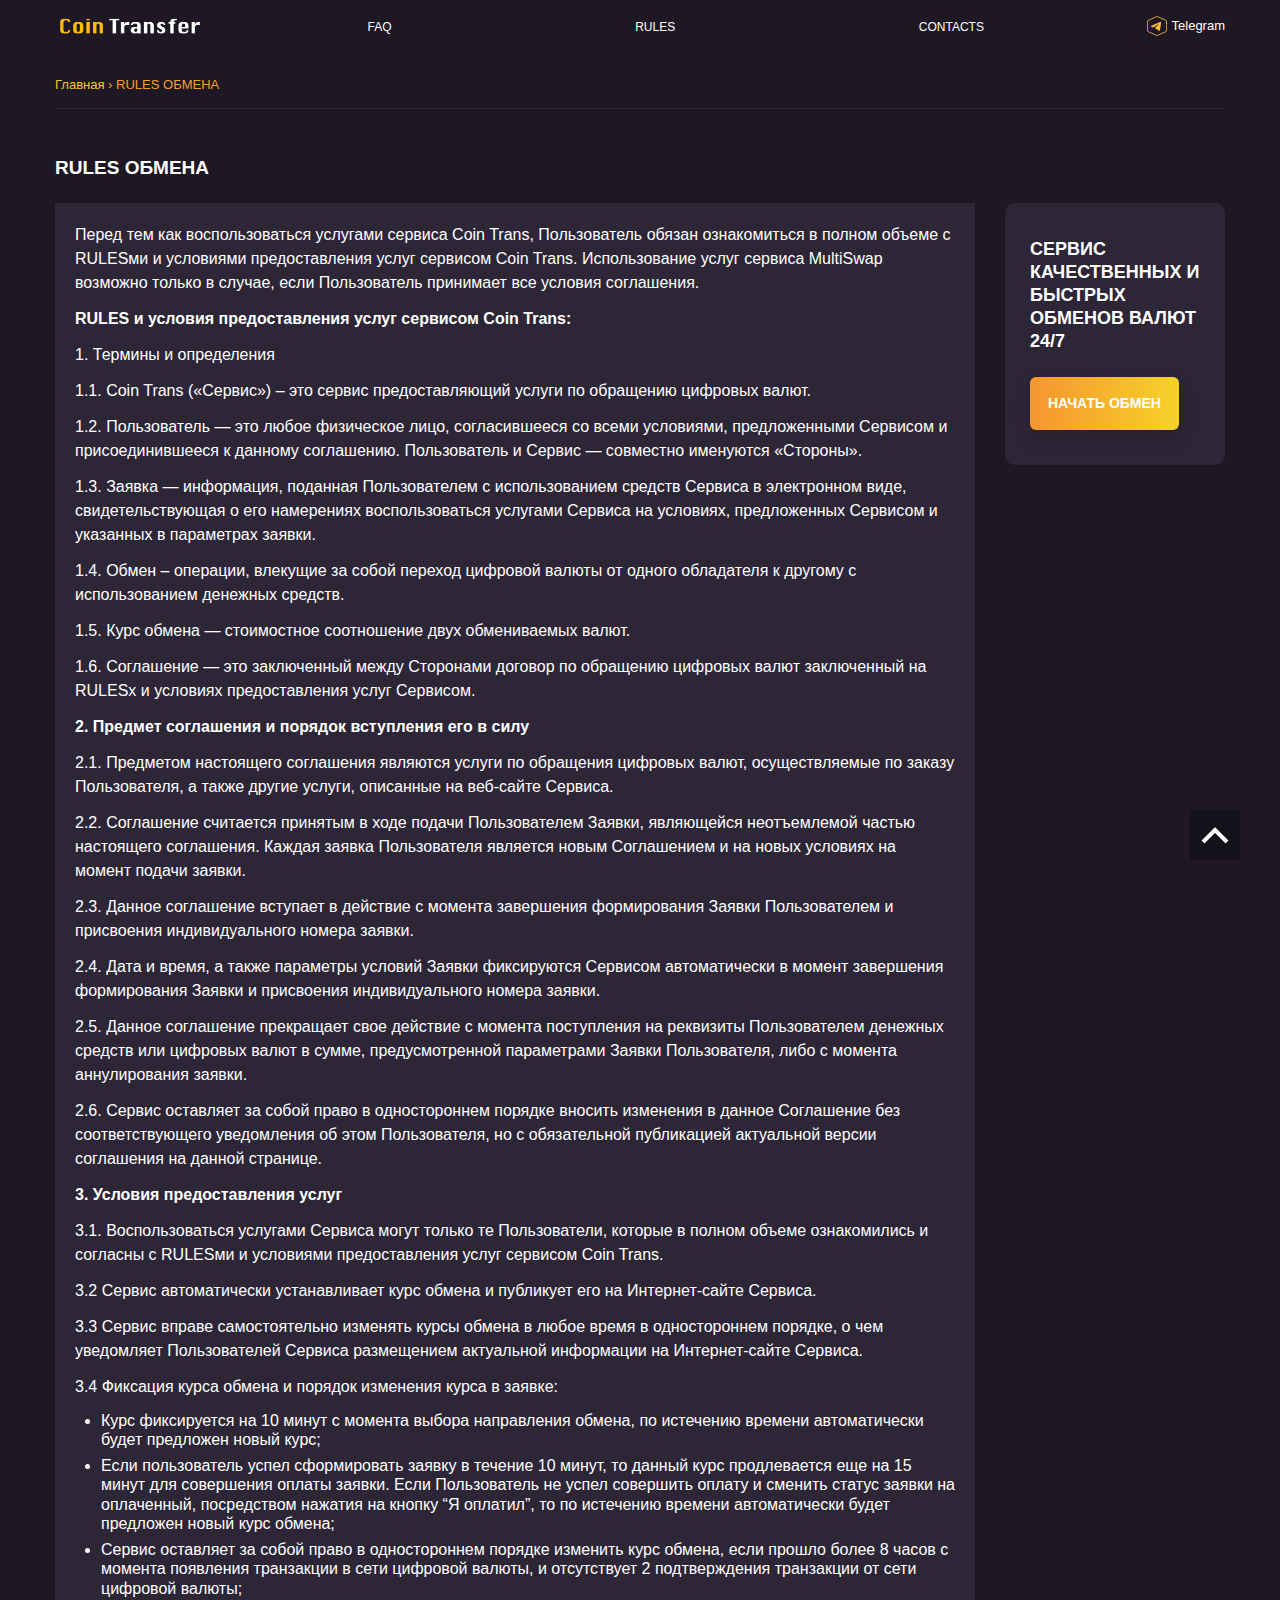
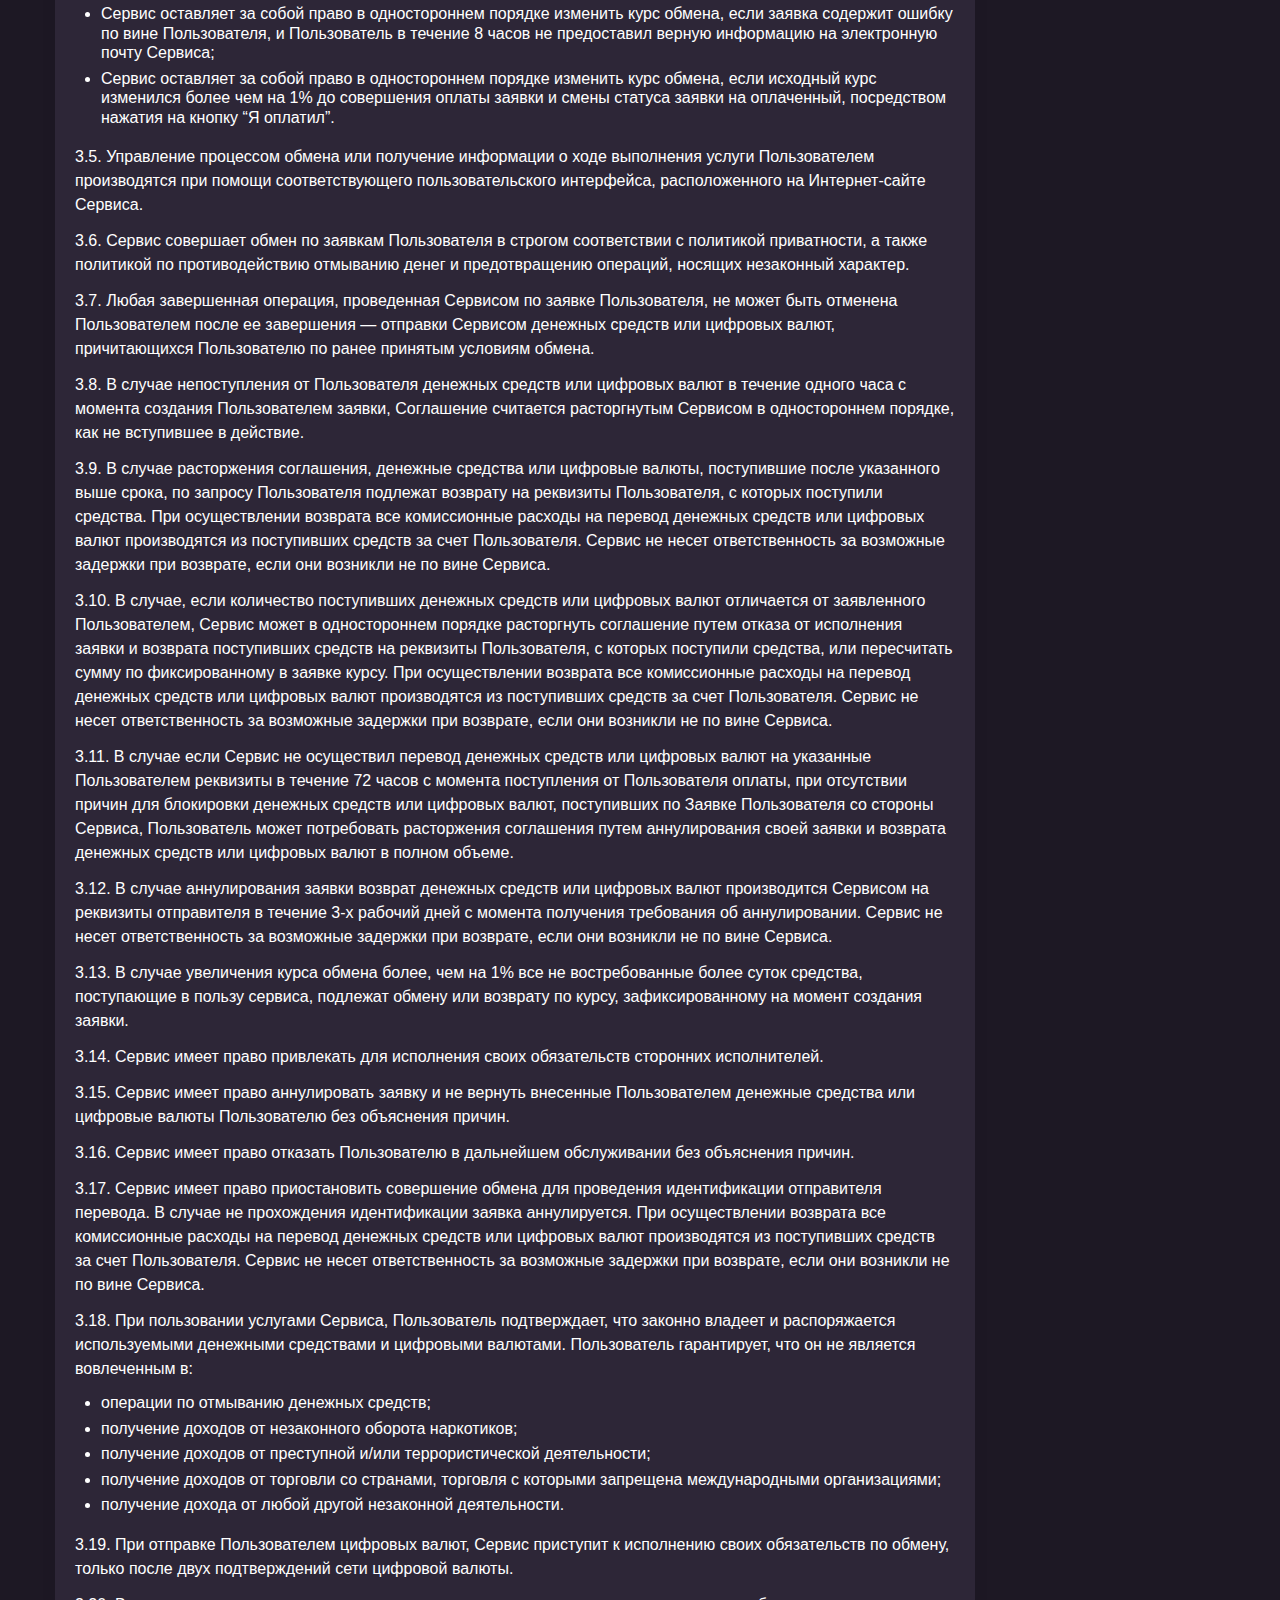
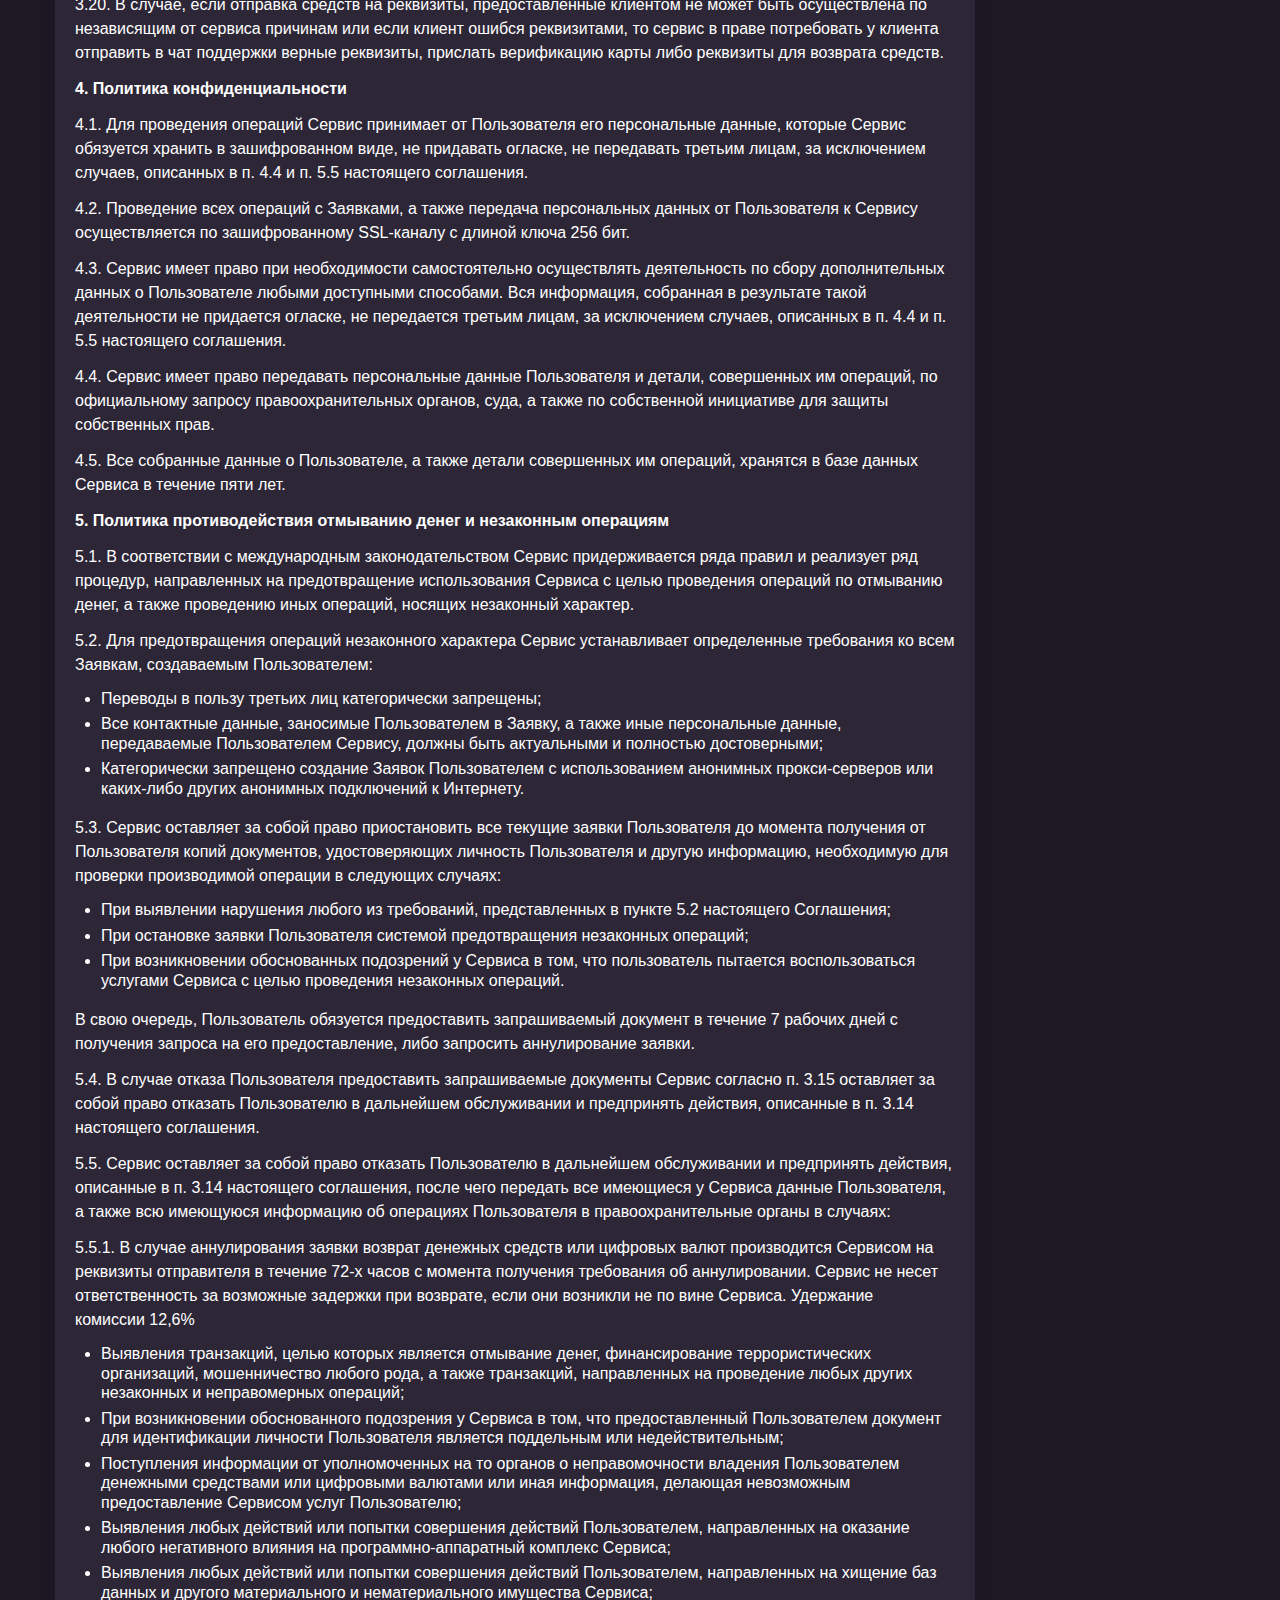
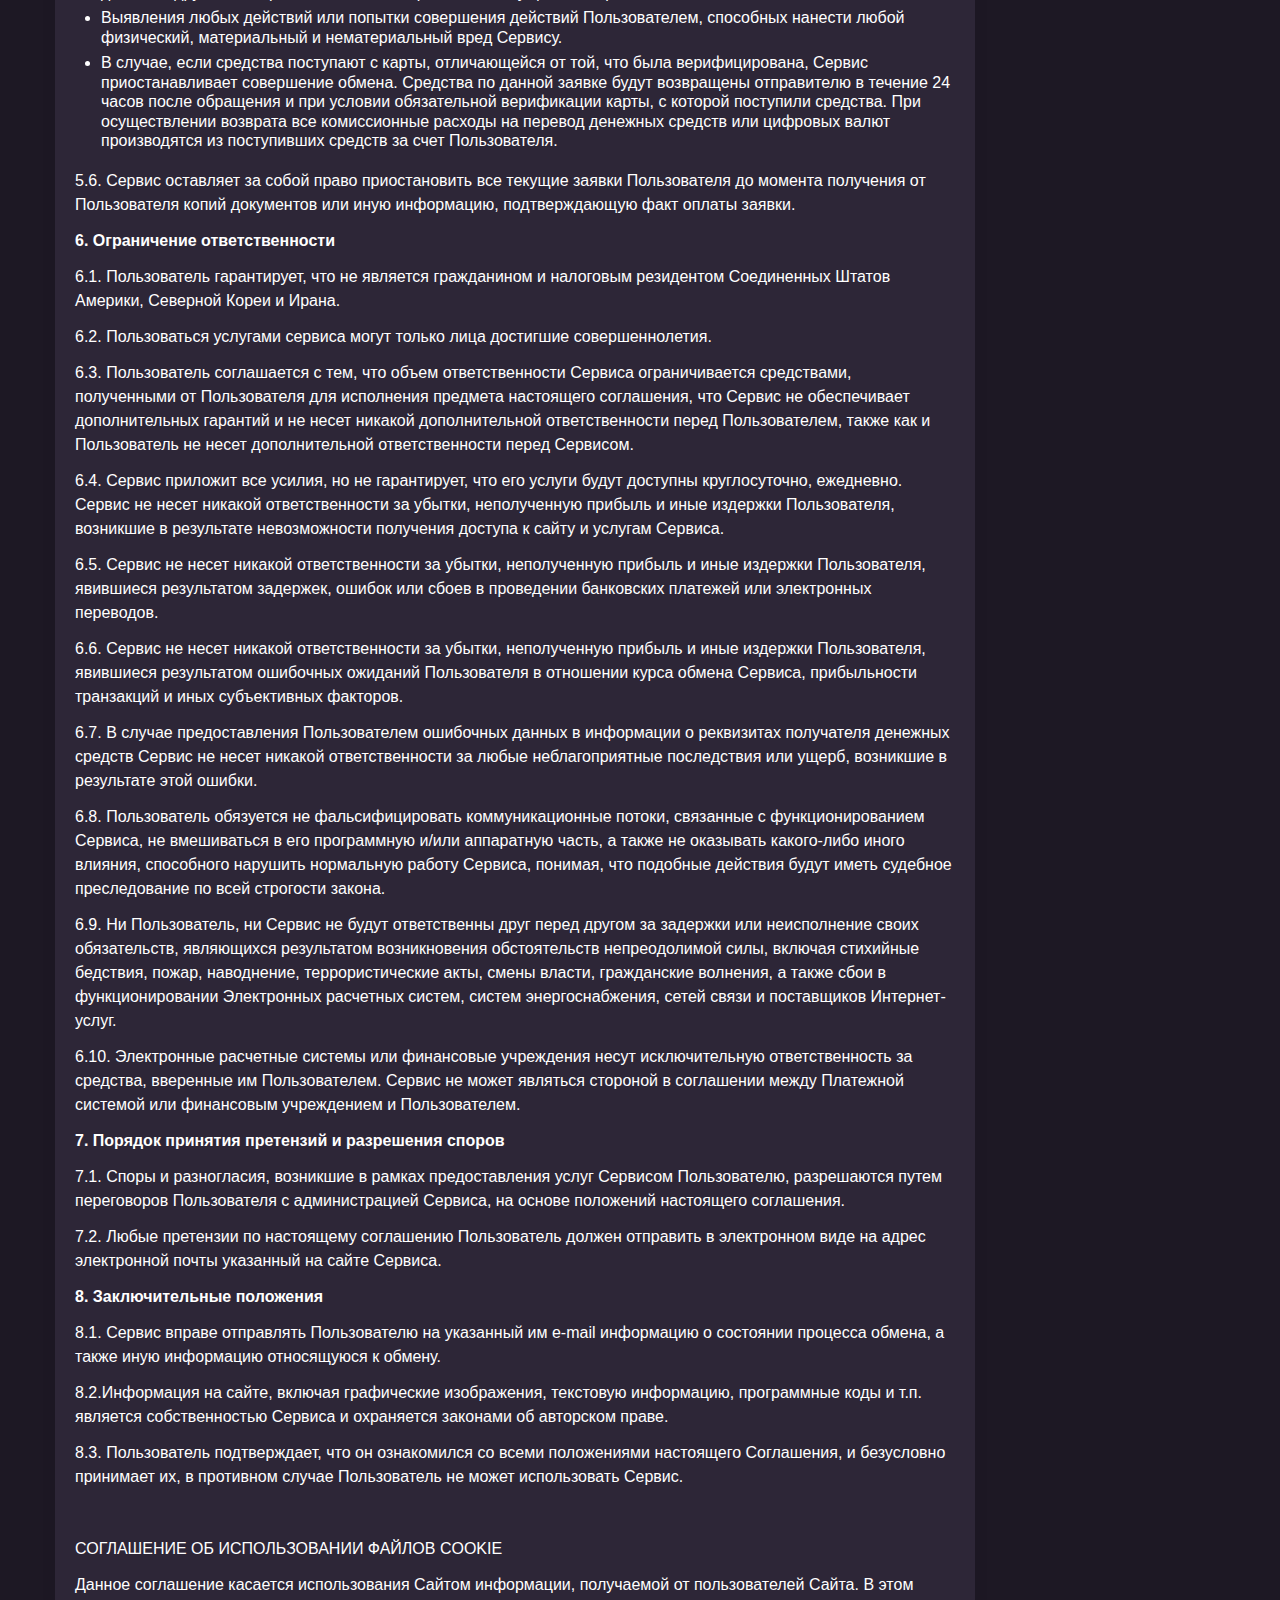
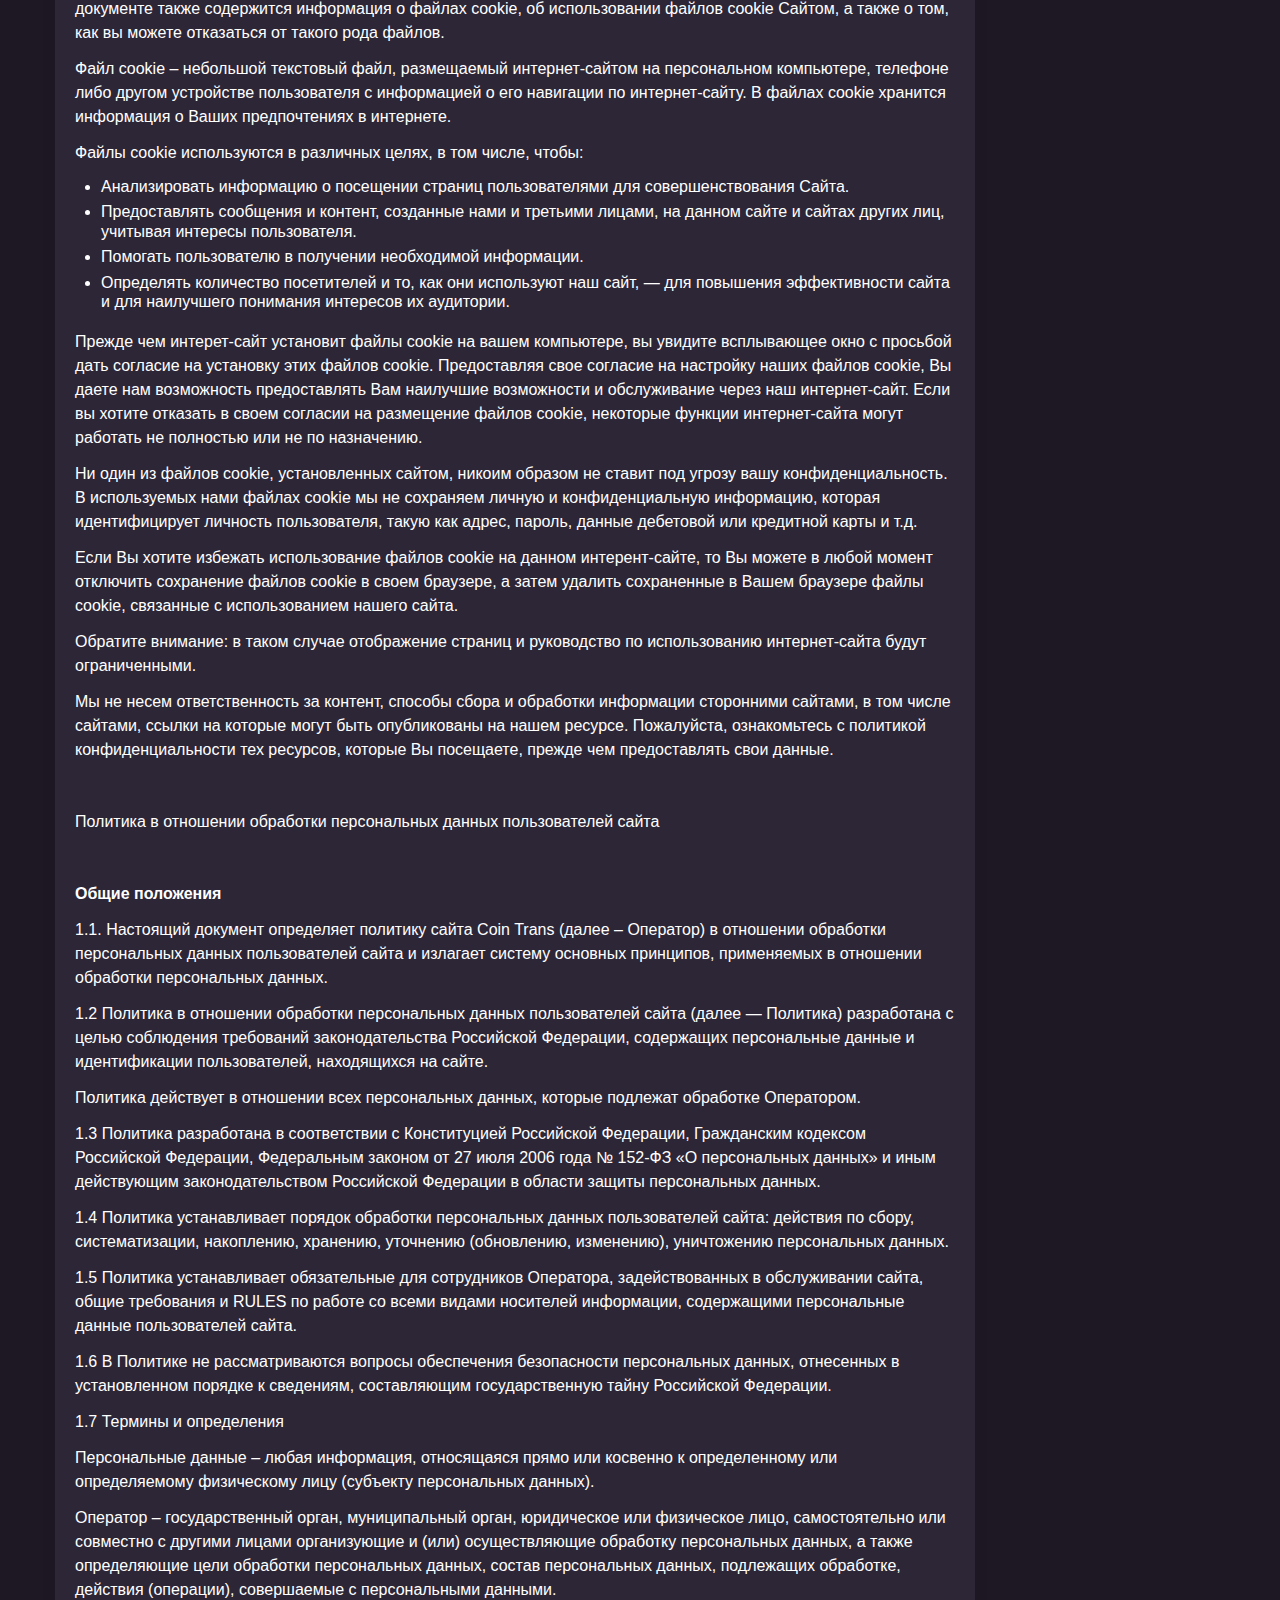
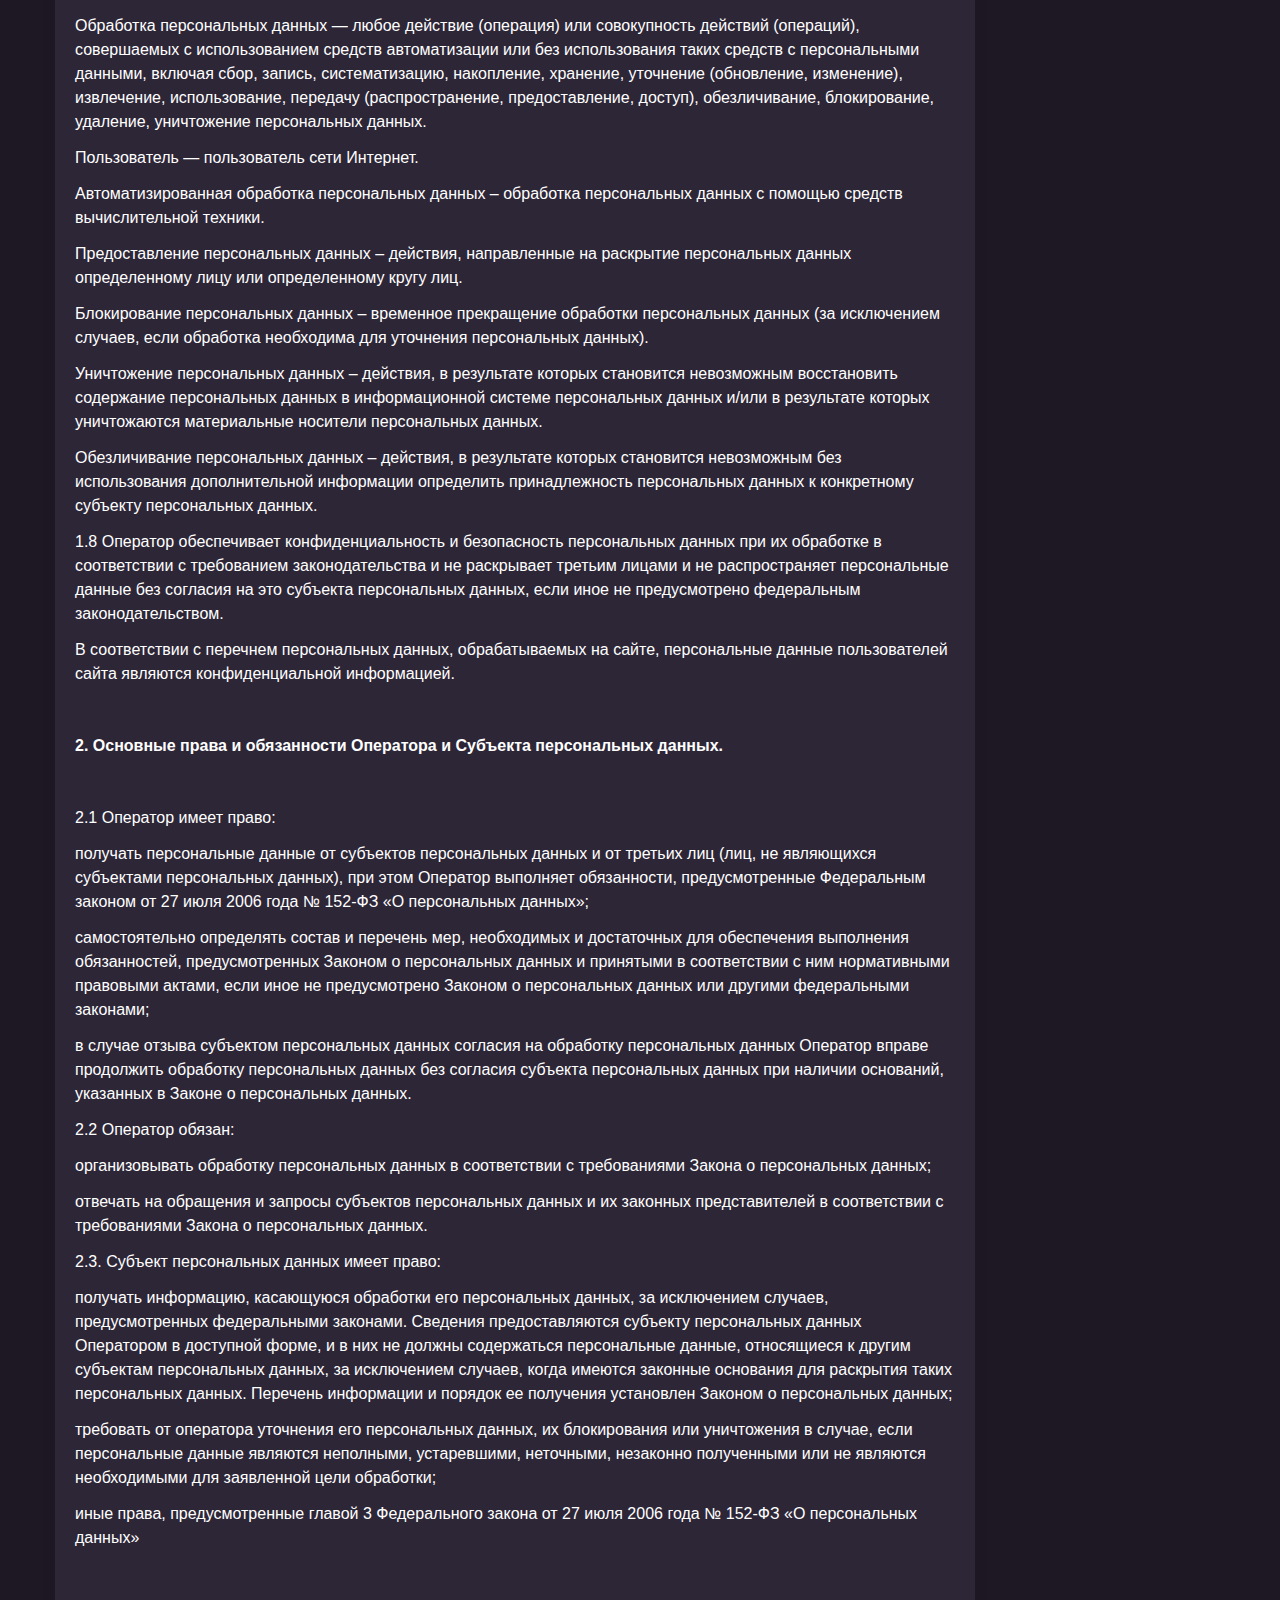
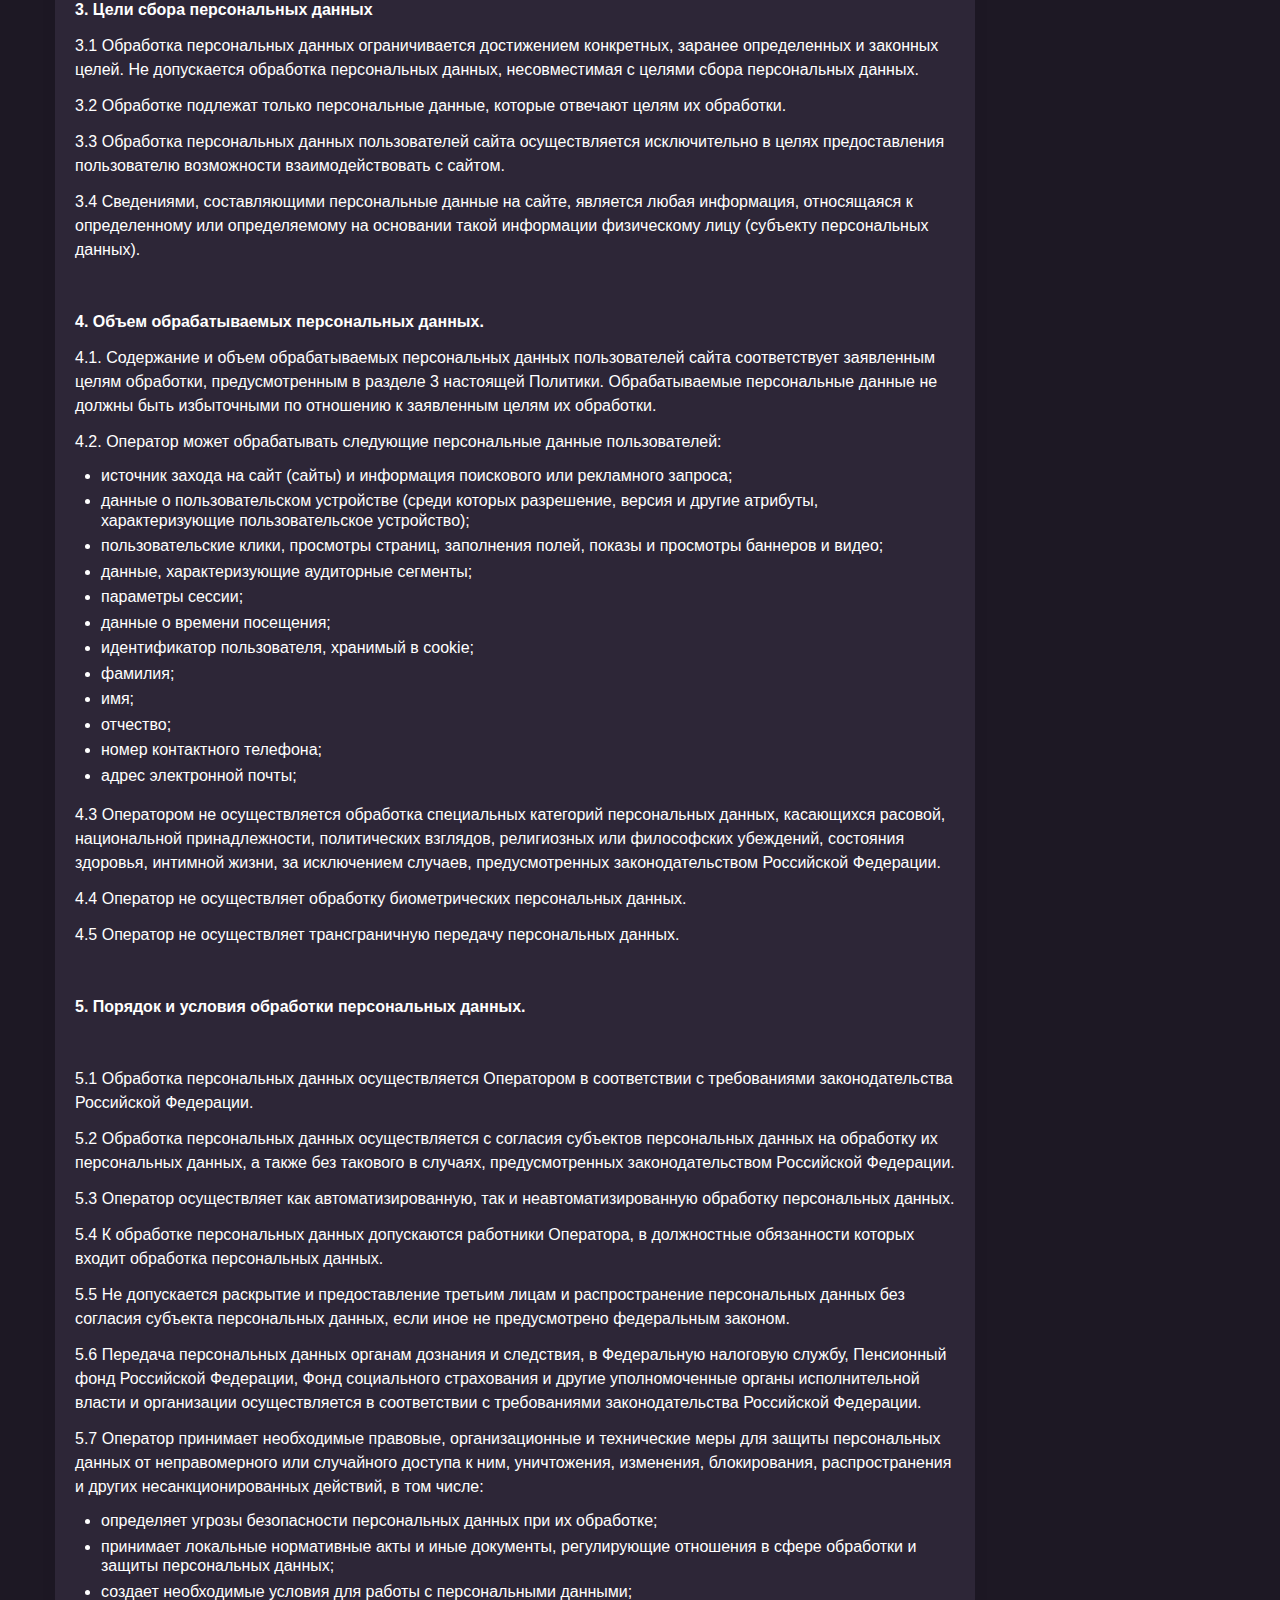
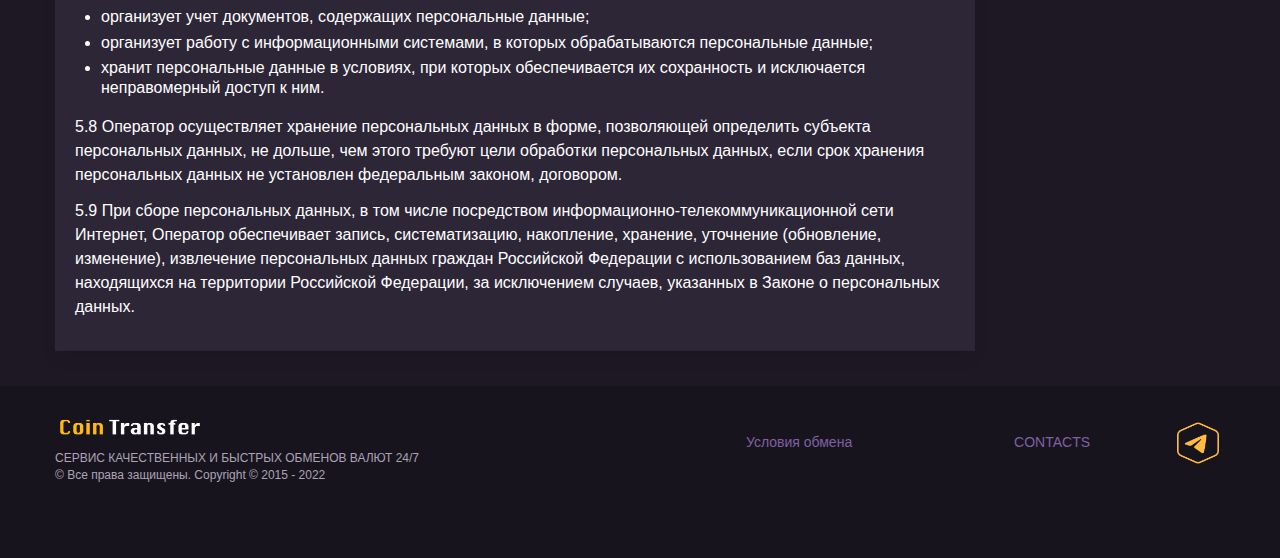
<file: pravila-obmena/index.html>
<!DOCTYPE html>
<!-- saved from url=(0039)https://coin-trans.com/pravila-obmena/ -->
<html lang="ru">
<!-- Mirrored from coin-trans.com/pravila-obmena/ by HTTrack Website Copier/3.x [XR&CO'2014], Wed, 28 Sep 2022 15:41:58 GMT -->

<head>
	<meta http-equiv="Content-Type" content="text/html; charset=UTF-8">


	<meta name="viewport" content="width=device-width, initial-scale=1.0">
	<link rel="shortcut icon" href="img/favicon-1.png" type="/image/x-icon">

	<link rel="preconnect" href="https://fonts.googleapis.com/">
	<link rel="preconnect" href="https://fonts.gstatic.com/" crossorigin="">
	<link href="pravila-obmena_files/css2.html" rel="stylesheet">


	<script type="text/javascript" src="pravila-obmena_files/jquery-3.2.1.js"></script>

	<script src="pravila-obmena_files/jquery.fancybox.min.js"></script>
	<script src="pravila-obmena_files/jquery.maskedinput.min.js"></script>

	<script type="text/javascript" src="pravila-obmena_files/slick.min.js"></script>

	<script type="text/javascript" src="pravila-obmena_files/menu.js"></script>

	<link rel="stylesheet" type="text/css" href="pravila-obmena_files/slick.css">
	<link rel="stylesheet" type="text/css" href="pravila-obmena_files/slick-theme.css">

	<link rel="stylesheet" href="pravila-obmena_files/jquery.fancybox.min.css">
	<link rel="stylesheet" type="text/css" href="pravila-obmena_files/reset.css">
	<link rel="stylesheet" type="text/css" href="pravila-obmena_files/mybootstrap.css">
	<link rel="stylesheet" type="text/css" href="pravila-obmena_files/slider.css">
	<link rel="stylesheet" type="text/css" href="pravila-obmena_files/forms.css">
	<link rel="stylesheet" href="pravila-obmena_files/font-awesome.css">
	<link rel="stylesheet" type="text/css" href="pravila-obmena_files/style.css">
	<title>
		RULES ОБМЕНА - Coin TransCoin Trans</title>
	<meta name="robots" content="index, follow, max-image-preview:large, max-snippet:-1, max-video-preview:-1">

	<!-- This site is optimized with the Yoast SEO plugin v18.9 - https://yoast.com/wordpress/plugins/seo/ -->
	<link rel="canonical" href="index.html">
	<meta property="og:locale" content="ru_RU">
	<meta property="og:type" content="article">
	<meta property="og:title" content="RULES ОБМЕНА - Coin Trans">
	<meta property="og:description"
		content="Перед тем как воспользоваться услугами сервиса Coin Trans, Пользователь обязан ознакомиться в полном объеме с RULESми и условиями предоставления услуг сервисом Coin Trans. Использование услуг сервиса MultiSwap возможно только в случае, если Пользователь принимает все условия соглашения. RULES и условия предоставления услуг сервисом Coin Trans: 1. Термины и определения 1.1. Coin Trans («Сервис») – это […]">
	<meta property="og:url" content="https://coin-trans.com/pravila-obmena/">
	<meta property="og:site_name" content="Coin Trans">
	<meta property="article:modified_time" content="2022-05-11T19:55:59+00:00">
	<meta name="twitter:card" content="summary_large_image">
	<script type="application/ld+json"
		class="yoast-schema-graph">{"@context":"https://schema.org","@graph":[{"@type":"WebSite","@id":"https://coin-trans.com/#website","url":"https://coin-trans.com/","name":"Coin Trans","description":"","potentialAction":[{"@type":"SearchAction","target":{"@type":"EntryPoint","urlTemplate":"https://coin-trans.com/?s={search_term_string}"},"query-input":"required name=search_term_string"}],"inLanguage":"ru-RU"},{"@type":"WebPage","@id":"https://coin-trans.com/pravila-obmena/#webpage","url":"https://coin-trans.com/pravila-obmena/","name":"RULES ОБМЕНА - Coin Trans","isPartOf":{"@id":"https://coin-trans.com/#website"},"datePublished":"2022-04-27T11:22:55+00:00","dateModified":"2022-05-11T19:55:59+00:00","breadcrumb":{"@id":"https://coin-trans.com/pravila-obmena/#breadcrumb"},"inLanguage":"ru-RU","potentialAction":[{"@type":"ReadAction","target":["https://coin-trans.com/pravila-obmena/"]}]},{"@type":"BreadcrumbList","@id":"https://coin-trans.com/pravila-obmena/#breadcrumb","itemListElement":[{"@type":"ListItem","position":1,"name":"Главная страница","item":"https://coin-trans.com/"},{"@type":"ListItem","position":2,"name":"RULES ОБМЕНА"}]}]}</script>
	<!-- / Yoast SEO plugin. -->


	<link rel="dns-prefetch" href="https://s.w.org/">
	<script type="text/javascript">
		window._wpemojiSettings = { "baseUrl": "https:\/\/s.w.org\/images\/core\/emoji\/14.0.0\/72x72\/", "ext": ".png", "svgUrl": "https:\/\/s.w.org\/images\/core\/emoji\/14.0.0\/svg\/", "svgExt": ".svg", "source": { "concatemoji": "https:\/\/swap-cryptox.co\/wp-includes\/js\/wp-emoji-release.min.js?ver=6.0" } };
		/*! This file is auto-generated */
		!function (e, a, t) { var n, r, o, i = a.createElement("canvas"), p = i.getContext && i.getContext("2d"); function s(e, t) { var a = String.fromCharCode, e = (p.clearRect(0, 0, i.width, i.height), p.fillText(a.apply(this, e), 0, 0), i.toDataURL()); return p.clearRect(0, 0, i.width, i.height), p.fillText(a.apply(this, t), 0, 0), e === i.toDataURL() } function c(e) { var t = a.createElement("script"); t.src = e, t.defer = t.type = "text/javascript", a.getElementsByTagName("head")[0].appendChild(t) } for (o = Array("flag", "emoji"), t.supports = { everything: !0, everythingExceptFlag: !0 }, r = 0; r < o.length; r++)t.supports[o[r]] = function (e) { if (!p || !p.fillText) return !1; switch (p.textBaseline = "top", p.font = "600 32px Arial", e) { case "flag": return s([127987, 65039, 8205, 9895, 65039], [127987, 65039, 8203, 9895, 65039]) ? !1 : !s([55356, 56826, 55356, 56819], [55356, 56826, 8203, 55356, 56819]) && !s([55356, 57332, 56128, 56423, 56128, 56418, 56128, 56421, 56128, 56430, 56128, 56423, 56128, 56447], [55356, 57332, 8203, 56128, 56423, 8203, 56128, 56418, 8203, 56128, 56421, 8203, 56128, 56430, 8203, 56128, 56423, 8203, 56128, 56447]); case "emoji": return !s([129777, 127995, 8205, 129778, 127999], [129777, 127995, 8203, 129778, 127999]) }return !1 }(o[r]), t.supports.everything = t.supports.everything && t.supports[o[r]], "flag" !== o[r] && (t.supports.everythingExceptFlag = t.supports.everythingExceptFlag && t.supports[o[r]]); t.supports.everythingExceptFlag = t.supports.everythingExceptFlag && !t.supports.flag, t.DOMReady = !1, t.readyCallback = function () { t.DOMReady = !0 }, t.supports.everything || (n = function () { t.readyCallback() }, a.addEventListener ? (a.addEventListener("DOMContentLoaded", n, !1), e.addEventListener("load", n, !1)) : (e.attachEvent("onload", n), a.attachEvent("onreadystatechange", function () { "complete" === a.readyState && t.readyCallback() })), (e = t.source || {}).concatemoji ? c(e.concatemoji) : e.wpemoji && e.twemoji && (c(e.twemoji), c(e.wpemoji))) }(window, document, window._wpemojiSettings);
	</script>
	<script src="pravila-obmena_files/wp-emoji-release.min.js" type="text/javascript" defer=""></script>
	<style type="text/css">
		img.wp-smiley,
		img.emoji {
			display: inline !important;
			border: none !important;
			box-shadow: none !important;
			height: 1em !important;
			width: 1em !important;
			margin: 0 0.07em !important;
			vertical-align: -0.1em !important;
			background: none !important;
			padding: 0 !important;
		}
	</style>
	<link rel="stylesheet" id="wp-block-library-css" href="pravila-obmena_files/style.min.css" type="text/css"
		media="all">
	<style id="global-styles-inline-css" type="text/css">
		body {
			--wp--preset--color--black: #000000;
			--wp--preset--color--cyan-bluish-gray: #abb8c3;
			--wp--preset--color--white: #ffffff;
			--wp--preset--color--pale-pink: #f78da7;
			--wp--preset--color--vivid-red: #cf2e2e;
			--wp--preset--color--luminous-vivid-orange: #ff6900;
			--wp--preset--color--luminous-vivid-amber: #fcb900;
			--wp--preset--color--light-green-cyan: #7bdcb5;
			--wp--preset--color--vivid-green-cyan: #00d084;
			--wp--preset--color--pale-cyan-blue: #8ed1fc;
			--wp--preset--color--vivid-cyan-blue: #0693e3;
			--wp--preset--color--vivid-purple: #9b51e0;
			--wp--preset--gradient--vivid-cyan-blue-to-vivid-purple: linear-gradient(135deg, rgba(6, 147, 227, 1) 0%, rgb(155, 81, 224) 100%);
			--wp--preset--gradient--light-green-cyan-to-vivid-green-cyan: linear-gradient(135deg, rgb(122, 220, 180) 0%, rgb(0, 208, 130) 100%);
			--wp--preset--gradient--luminous-vivid-amber-to-luminous-vivid-orange: linear-gradient(135deg, rgba(252, 185, 0, 1) 0%, rgba(255, 105, 0, 1) 100%);
			--wp--preset--gradient--luminous-vivid-orange-to-vivid-red: linear-gradient(135deg, rgba(255, 105, 0, 1) 0%, rgb(207, 46, 46) 100%);
			--wp--preset--gradient--very-light-gray-to-cyan-bluish-gray: linear-gradient(135deg, rgb(238, 238, 238) 0%, rgb(169, 184, 195) 100%);
			--wp--preset--gradient--cool-to-warm-spectrum: linear-gradient(135deg, rgb(74, 234, 220) 0%, rgb(151, 120, 209) 20%, rgb(207, 42, 186) 40%, rgb(238, 44, 130) 60%, rgb(251, 105, 98) 80%, rgb(254, 248, 76) 100%);
			--wp--preset--gradient--blush-light-purple: linear-gradient(135deg, rgb(255, 206, 236) 0%, rgb(152, 150, 240) 100%);
			--wp--preset--gradient--blush-bordeaux: linear-gradient(135deg, rgb(254, 205, 165) 0%, rgb(254, 45, 45) 50%, rgb(107, 0, 62) 100%);
			--wp--preset--gradient--luminous-dusk: linear-gradient(135deg, rgb(255, 203, 112) 0%, rgb(199, 81, 192) 50%, rgb(65, 88, 208) 100%);
			--wp--preset--gradient--pale-ocean: linear-gradient(135deg, rgb(255, 245, 203) 0%, rgb(182, 227, 212) 50%, rgb(51, 167, 181) 100%);
			--wp--preset--gradient--electric-grass: linear-gradient(135deg, rgb(202, 248, 128) 0%, rgb(113, 206, 126) 100%);
			--wp--preset--gradient--midnight: linear-gradient(135deg, rgb(2, 3, 129) 0%, rgb(40, 116, 252) 100%);
			--wp--preset--duotone--dark-grayscale: url('#wp-duotone-dark-grayscale');
			--wp--preset--duotone--grayscale: url('#wp-duotone-grayscale');
			--wp--preset--duotone--purple-yellow: url('#wp-duotone-purple-yellow');
			--wp--preset--duotone--blue-red: url('#wp-duotone-blue-red');
			--wp--preset--duotone--midnight: url('#wp-duotone-midnight');
			--wp--preset--duotone--magenta-yellow: url('#wp-duotone-magenta-yellow');
			--wp--preset--duotone--purple-green: url('#wp-duotone-purple-green');
			--wp--preset--duotone--blue-orange: url('#wp-duotone-blue-orange');
			--wp--preset--font-size--small: 13px;
			--wp--preset--font-size--medium: 20px;
			--wp--preset--font-size--large: 36px;
			--wp--preset--font-size--x-large: 42px;
		}

		.has-black-color {
			color: var(--wp--preset--color--black) !important;
		}

		.has-cyan-bluish-gray-color {
			color: var(--wp--preset--color--cyan-bluish-gray) !important;
		}

		.has-white-color {
			color: var(--wp--preset--color--white) !important;
		}

		.has-pale-pink-color {
			color: var(--wp--preset--color--pale-pink) !important;
		}

		.has-vivid-red-color {
			color: var(--wp--preset--color--vivid-red) !important;
		}

		.has-luminous-vivid-orange-color {
			color: var(--wp--preset--color--luminous-vivid-orange) !important;
		}

		.has-luminous-vivid-amber-color {
			color: var(--wp--preset--color--luminous-vivid-amber) !important;
		}

		.has-light-green-cyan-color {
			color: var(--wp--preset--color--light-green-cyan) !important;
		}

		.has-vivid-green-cyan-color {
			color: var(--wp--preset--color--vivid-green-cyan) !important;
		}

		.has-pale-cyan-blue-color {
			color: var(--wp--preset--color--pale-cyan-blue) !important;
		}

		.has-vivid-cyan-blue-color {
			color: var(--wp--preset--color--vivid-cyan-blue) !important;
		}

		.has-vivid-purple-color {
			color: var(--wp--preset--color--vivid-purple) !important;
		}

		.has-black-background-color {
			background-color: var(--wp--preset--color--black) !important;
		}

		.has-cyan-bluish-gray-background-color {
			background-color: var(--wp--preset--color--cyan-bluish-gray) !important;
		}

		.has-white-background-color {
			background-color: var(--wp--preset--color--white) !important;
		}

		.has-pale-pink-background-color {
			background-color: var(--wp--preset--color--pale-pink) !important;
		}

		.has-vivid-red-background-color {
			background-color: var(--wp--preset--color--vivid-red) !important;
		}

		.has-luminous-vivid-orange-background-color {
			background-color: var(--wp--preset--color--luminous-vivid-orange) !important;
		}

		.has-luminous-vivid-amber-background-color {
			background-color: var(--wp--preset--color--luminous-vivid-amber) !important;
		}

		.has-light-green-cyan-background-color {
			background-color: var(--wp--preset--color--light-green-cyan) !important;
		}

		.has-vivid-green-cyan-background-color {
			background-color: var(--wp--preset--color--vivid-green-cyan) !important;
		}

		.has-pale-cyan-blue-background-color {
			background-color: var(--wp--preset--color--pale-cyan-blue) !important;
		}

		.has-vivid-cyan-blue-background-color {
			background-color: var(--wp--preset--color--vivid-cyan-blue) !important;
		}

		.has-vivid-purple-background-color {
			background-color: var(--wp--preset--color--vivid-purple) !important;
		}

		.has-black-border-color {
			border-color: var(--wp--preset--color--black) !important;
		}

		.has-cyan-bluish-gray-border-color {
			border-color: var(--wp--preset--color--cyan-bluish-gray) !important;
		}

		.has-white-border-color {
			border-color: var(--wp--preset--color--white) !important;
		}

		.has-pale-pink-border-color {
			border-color: var(--wp--preset--color--pale-pink) !important;
		}

		.has-vivid-red-border-color {
			border-color: var(--wp--preset--color--vivid-red) !important;
		}

		.has-luminous-vivid-orange-border-color {
			border-color: var(--wp--preset--color--luminous-vivid-orange) !important;
		}

		.has-luminous-vivid-amber-border-color {
			border-color: var(--wp--preset--color--luminous-vivid-amber) !important;
		}

		.has-light-green-cyan-border-color {
			border-color: var(--wp--preset--color--light-green-cyan) !important;
		}

		.has-vivid-green-cyan-border-color {
			border-color: var(--wp--preset--color--vivid-green-cyan) !important;
		}

		.has-pale-cyan-blue-border-color {
			border-color: var(--wp--preset--color--pale-cyan-blue) !important;
		}

		.has-vivid-cyan-blue-border-color {
			border-color: var(--wp--preset--color--vivid-cyan-blue) !important;
		}

		.has-vivid-purple-border-color {
			border-color: var(--wp--preset--color--vivid-purple) !important;
		}

		.has-vivid-cyan-blue-to-vivid-purple-gradient-background {
			background: var(--wp--preset--gradient--vivid-cyan-blue-to-vivid-purple) !important;
		}

		.has-light-green-cyan-to-vivid-green-cyan-gradient-background {
			background: var(--wp--preset--gradient--light-green-cyan-to-vivid-green-cyan) !important;
		}

		.has-luminous-vivid-amber-to-luminous-vivid-orange-gradient-background {
			background: var(--wp--preset--gradient--luminous-vivid-amber-to-luminous-vivid-orange) !important;
		}

		.has-luminous-vivid-orange-to-vivid-red-gradient-background {
			background: var(--wp--preset--gradient--luminous-vivid-orange-to-vivid-red) !important;
		}

		.has-very-light-gray-to-cyan-bluish-gray-gradient-background {
			background: var(--wp--preset--gradient--very-light-gray-to-cyan-bluish-gray) !important;
		}

		.has-cool-to-warm-spectrum-gradient-background {
			background: var(--wp--preset--gradient--cool-to-warm-spectrum) !important;
		}

		.has-blush-light-purple-gradient-background {
			background: var(--wp--preset--gradient--blush-light-purple) !important;
		}

		.has-blush-bordeaux-gradient-background {
			background: var(--wp--preset--gradient--blush-bordeaux) !important;
		}

		.has-luminous-dusk-gradient-background {
			background: var(--wp--preset--gradient--luminous-dusk) !important;
		}

		.has-pale-ocean-gradient-background {
			background: var(--wp--preset--gradient--pale-ocean) !important;
		}

		.has-electric-grass-gradient-background {
			background: var(--wp--preset--gradient--electric-grass) !important;
		}

		.has-midnight-gradient-background {
			background: var(--wp--preset--gradient--midnight) !important;
		}

		.has-small-font-size {
			font-size: var(--wp--preset--font-size--small) !important;
		}

		.has-medium-font-size {
			font-size: var(--wp--preset--font-size--medium) !important;
		}

		.has-large-font-size {
			font-size: var(--wp--preset--font-size--large) !important;
		}

		.has-x-large-font-size {
			font-size: var(--wp--preset--font-size--x-large) !important;
		}
	</style>
	<link rel="stylesheet" id="contact-form-7-css" href="pravila-obmena_files/styles.css" type="text/css" media="all">
	<link rel="https://api.w.org/" href="../wp-json/index.html">
	<link rel="alternate" type="application/json" href="../wp-json/wp/v2/pages/207.html">
	<link rel="EditURI" type="application/rsd+xml" title="RSD" href="../xmlrpc0db0.html?rsd">
	<link rel="wlwmanifest" type="application/wlwmanifest+xml" href="../wp-includes/wlwmanifest.html">
	<meta name="generator" content="WordPress 6.0">
	<link rel="shortlink" href="../indexeb91.html?p=207">
	<link rel="alternate" type="application/json+oembed"
		href="../wp-json/oembed/1.0/embed465a.html?url=https%3A%2F%2Fswap-cryptox.co%2Fpravila-obmena%2F">
	<link rel="alternate" type="text/xml+oembed"
		href="../wp-json/oembed/1.0/embed0193.html?url=https%3A%2F%2Fswap-cryptox.co%2Fpravila-obmena%2F&amp;format=xml">
	<style type="text/css">
		.recentcomments a {
			display: inline !important;
			padding: 0 !important;
			margin: 0 !important;
		}
	</style>
</head>

<body>
	<div id="content-sites">
		<div id="content">

			<div class="hover-site"></div>
			<div class="close-img"></div>


			<div class="header">
				<div class="container-box box-header">
					<div class="mobile-buttons">
						<div class="open-mobile-menu"><img src="pravila-obmena_files/menu-1.png"></div>
						<div class="close-mobile-menu"><img src="pravila-obmena_files/close.png"></div>
					</div>
					<div class="logo-header">
						<a href="../index.html"><img src="pravila-obmena_files/logo-122.png"></a>
					</div>
					<div class="menu-top-site">
						<ul id="menu-top-menu" class="menu">
							<li id="menu-item-211" class="menu-item menu-item-type-post_type menu-item-object-page menu-item-211"><a
									href="../polzovatelyam/index.html">FAQ</a></li>
							<li id="menu-item-212"
								class="menu-item menu-item-type-post_type menu-item-object-page current-menu-item page_item page-item-207 current_page_item menu-item-212">
								<a href="index.html" aria-current="page">RULES</a>
							</li>
							<li id="menu-item-213" class="menu-item menu-item-type-post_type menu-item-object-page menu-item-213"><a
									href="../kontakty/index.html">CONTACTS</a></li>
						</ul>
					</div>
					<div class="contacts-header">
						<a class="telegram-href" href="https://t.me/exchange_sup" target="_blank"><img
								src="pravila-obmena_files/telegram-1.png"> <span>Telegram</span></a>
					</div>
				</div>
			</div>

			<div class="mobile-menu" style="top: 26px; max-height: 583px; overflow-y: auto;">
				<div class="mobile-buttons mobile-buttons-menu">
					<div class="close-mobile-menu"><img src="pravila-obmena_files/close-1.png"></div>
				</div>
				<ul id="menu-top-menu-1" class="menu">
					<li class="menu-item menu-item-type-post_type menu-item-object-page menu-item-211"><a
							href="../polzovatelyam/index.html">FAQ</a></li>
					<li
						class="menu-item menu-item-type-post_type menu-item-object-page current-menu-item page_item page-item-207 current_page_item menu-item-212">
						<a href="index.html" aria-current="page">RULES</a>
					</li>
					<li class="menu-item menu-item-type-post_type menu-item-object-page menu-item-213"><a
							href="../kontakty/index.html">CONTACTS</a></li>
				</ul>
			</div>


			<div class="container-box">
				<div class="breadcrumbs-page">
					<div class="breadcrumbs" itemscope="" itemtype="http://schema.org/BreadcrumbList"><span
							itemprop="itemListElement" itemscope="" itemtype="http://schema.org/ListItem"><a href="../index.html"
								itemprop="item" class="home"><span itemprop="name">Главная</span></a></span> <span class="sep">›</span>
						<span class="current">RULES ОБМЕНА</span>
					</div><!-- .breadcrumbs -->
				</div>
			</div>
			<div class="box-articles">
				<div class="container-box pages-content">
					<h1 class="title-page">RULES ОБМЕНА</h1>
					<div class="text-pages white-block">
						<p>Перед тем как воспользоваться услугами сервиса Coin Trans, Пользователь обязан ознакомиться в полном
							объеме с RULESми и условиями предоставления услуг сервисом Coin Trans. Использование услуг сервиса
							MultiSwap возможно только в случае, если Пользователь принимает все условия соглашения.</p>
						<p><strong>RULES и условия предоставления услуг сервисом Coin Trans:</strong></p>
						<p>1. Термины и определения</p>
						<p>1.1. Coin Trans («Сервис») – это сервис предоставляющий услуги по обращению цифровых валют.</p>
						<p>1.2. Пользователь — это любое физическое лицо, согласившееся со всеми условиями, предложенными Сервисом и
							присоединившееся к данному соглашению. Пользователь и Сервис — совместно именуются «Стороны».</p>
						<p>1.3. Заявка — информация, поданная Пользователем с использованием средств Сервиса в электронном виде,
							свидетельствующая о его намерениях воспользоваться услугами Сервиса на условиях, предложенных Сервисом и
							указанных в параметрах заявки.</p>
						<p>1.4. Обмен – операции, влекущие за собой переход цифровой валюты от одного обладателя к другому с
							использованием денежных средств.</p>
						<p>1.5. Курс обмена — стоимостное соотношение двух обмениваемых валют.</p>
						<p>1.6. Соглашение — это заключенный между Сторонами договор по обращению цифровых валют заключенный на
							RULESх и условиях предоставления услуг Сервисом.</p>
						<p><strong>2. Предмет соглашения и порядок вступления его в силу</strong></p>
						<p>2.1. Предметом настоящего соглашения являются услуги по обращения цифровых валют, осуществляемые по
							заказу Пользователя, а также другие услуги, описанные на веб-сайте Сервиса.</p>
						<p>2.2. Соглашение считается принятым в ходе подачи Пользователем Заявки, являющейся неотъемлемой частью
							настоящего соглашения. Каждая заявка Пользователя является новым Соглашением и на новых условиях на момент
							подачи заявки.</p>
						<p>2.3. Данное соглашение вступает в действие с момента завершения формирования Заявки Пользователем и
							присвоения индивидуального номера заявки.</p>
						<p>2.4. Дата и время, а также параметры условий Заявки фиксируются Сервисом автоматически в момент
							завершения формирования Заявки и присвоения индивидуального номера заявки.</p>
						<p>2.5. Данное соглашение прекращает свое действие с момента поступления на реквизиты Пользователем денежных
							средств или цифровых валют в сумме, предусмотренной параметрами Заявки Пользователя, либо с момента
							аннулирования заявки.</p>
						<p>2.6. Сервис оставляет за собой право в одностороннем порядке вносить изменения в данное Соглашение без
							соответствующего уведомления об этом Пользователя, но с обязательной публикацией актуальной версии
							соглашения на данной странице.</p>
						<p><strong>3. Условия предоставления услуг</strong></p>
						<p>3.1. Воспользоваться услугами Сервиса могут только те Пользователи, которые в полном объеме ознакомились
							и согласны с RULESми и условиями предоставления услуг сервисом Coin Trans.</p>
						<p>3.2 Сервис автоматически устанавливает курс обмена и публикует его на Интернет-сайте Сервиса.</p>
						<p>3.3 Сервис вправе самостоятельно изменять курсы обмена в любое время в одностороннем порядке, о чем
							уведомляет Пользователей Сервиса размещением актуальной информации на Интернет-сайте Сервиса.</p>
						<p>3.4 Фиксация курса обмена и порядок изменения курса в заявке:</p>
						<ul>
							<li>Курс фиксируется на 10 минут с момента выбора направления обмена, по истечению времени автоматически
								будет предложен новый курс;</li>
							<li>Если пользователь успел сформировать заявку в течение 10 минут, то данный курс продлевается еще на 15
								минут для совершения оплаты заявки. Если Пользователь не успел совершить оплату и сменить статус заявки
								на оплаченный, посредством нажатия на кнопку “Я оплатил”, то по истечению времени автоматически будет
								предложен новый курс обмена;</li>
							<li>Сервис оставляет за собой право в одностороннем порядке изменить курс обмена, если прошло более 8
								часов с момента появления транзакции в сети цифровой валюты, и отсутствует 2 подтверждения транзакции от
								сети цифровой валюты;</li>
							<li>Сервис оставляет за собой право в одностороннем порядке изменить курс обмена, если заявка содержит
								ошибку по вине Пользователя, и Пользователь в течение 8 часов не предоставил верную информацию на
								электронную почту Сервиса;</li>
							<li>Сервис оставляет за собой право в одностороннем порядке изменить курс обмена, если исходный курс
								изменился более чем на 1% до совершения оплаты заявки и смены статуса заявки на оплаченный, посредством
								нажатия на кнопку “Я оплатил”.</li>
						</ul>
						<p>3.5. Управление процессом обмена или получение информации о ходе выполнения услуги Пользователем
							производятся при помощи соответствующего пользовательского интерфейса, расположенного на Интернет-сайте
							Сервиса.</p>
						<p>3.6. Сервис совершает обмен по заявкам Пользователя в строгом соответствии с политикой приватности, а
							также политикой по противодействию отмыванию денег и предотвращению операций, носящих незаконный характер.
						</p>
						<p>3.7. Любая завершенная операция, проведенная Сервисом по заявке Пользователя, не может быть отменена
							Пользователем после ее завершения — отправки Сервисом денежных средств или цифровых валют, причитающихся
							Пользователю по ранее принятым условиям обмена.</p>
						<p>3.8. В случае непоступления от Пользователя денежных средств или цифровых валют в течение одного часа с
							момента создания Пользователем заявки, Соглашение считается расторгнутым Сервисом в одностороннем порядке,
							как не вступившее в действие.</p>
						<p>3.9. В случае расторжения соглашения, денежные средства или цифровые валюты, поступившие после указанного
							выше срока, по запросу Пользователя подлежат возврату на реквизиты Пользователя, с которых поступили
							средства. При осуществлении возврата все комиссионные расходы на перевод денежных средств или цифровых
							валют производятся из поступивших средств за счет Пользователя. Сервис не несет ответственность за
							возможные задержки при возврате, если они возникли не по вине Сервиса.</p>
						<p>3.10. В случае, если количество поступивших денежных средств или цифровых валют отличается от заявленного
							Пользователем, Сервис может в одностороннем порядке расторгнуть соглашение путем отказа от исполнения
							заявки и возврата поступивших средств на реквизиты Пользователя, с которых поступили средства, или
							пересчитать сумму по фиксированному в заявке курсу. При осуществлении возврата все комиссионные расходы на
							перевод денежных средств или цифровых валют производятся из поступивших средств за счет Пользователя.
							Сервис не несет ответственность за возможные задержки при возврате, если они возникли не по вине Сервиса.
						</p>
						<p>3.11. В случае если Сервис не осуществил перевод денежных средств или цифровых валют на указанные
							Пользователем реквизиты в течение 72 часов с момента поступления от Пользователя оплаты, при отсутствии
							причин для блокировки денежных средств или цифровых валют, поступивших по Заявке Пользователя со стороны
							Сервиса, Пользователь может потребовать расторжения соглашения путем аннулирования своей заявки и возврата
							денежных средств или цифровых валют в полном объеме.</p>
						<p>3.12. В случае аннулирования заявки возврат денежных средств или цифровых валют производится Сервисом на
							реквизиты отправителя в течение 3-х рабочий дней с момента получения требования об аннулировании. Сервис
							не несет ответственность за возможные задержки при возврате, если они возникли не по вине Сервиса.</p>
						<p>3.13.&nbsp;В случае увеличения курса обмена более, чем на 1% все не востребованные более суток средства,
							поступающие в пользу сервиса, подлежат обмену или возврату по курсу, зафиксированному на момент создания
							заявки.</p>
						<p>3.14. Сервис имеет право привлекать для исполнения своих обязательств сторонних исполнителей.</p>
						<p>3.15. Сервис имеет право аннулировать заявку и не вернуть внесенные Пользователем денежные средства или
							цифровые валюты Пользователю без объяснения причин.</p>
						<p>3.16. Сервис имеет право отказать Пользователю в дальнейшем обслуживании без объяснения причин.</p>
						<p>3.17. Сервис имеет право приостановить совершение обмена для проведения идентификации отправителя
							перевода. В случае не прохождения идентификации заявка аннулируется. При осуществлении возврата все
							комиссионные расходы на перевод денежных средств или цифровых валют производятся из поступивших средств за
							счет Пользователя. Сервис не несет ответственность за возможные задержки при возврате, если они возникли
							не по вине Сервиса.</p>
						<p>3.18. При пользовании услугами Сервиса, Пользователь подтверждает, что законно владеет и распоряжается
							используемыми денежными средствами и цифровыми валютами. Пользователь гарантирует, что он не является
							вовлеченным в:</p>
						<ul>
							<li>операции по отмыванию денежных средств;</li>
							<li>получение доходов от незаконного оборота наркотиков;</li>
							<li>получение доходов от преступной и/или террористической деятельности;</li>
							<li>получение доходов от торговли со странами, торговля с которыми запрещена международными организациями;
							</li>
							<li>получение дохода от любой другой незаконной деятельности.</li>
						</ul>
						<p>3.19. При отправке Пользователем цифровых валют, Сервис приступит к исполнению своих обязательств по
							обмену, только после двух подтверждений сети цифровой валюты.</p>
						<p>3.20.&nbsp;В случае, если отправка средств на реквизиты, предоставленные клиентом не может быть
							осуществлена по независящим от сервиса причинам или если клиент ошибся реквизитами, то сервис в праве
							потребовать у клиента отправить в чат поддержки верные реквизиты, прислать верификацию карты либо
							реквизиты для возврата средств.</p>
						<p><strong>4. Политика конфиденциальности</strong></p>
						<p>4.1. Для проведения операций Сервис принимает от Пользователя его персональные данные, которые Сервис
							обязуется хранить в зашифрованном виде, не придавать огласке, не передавать третьим лицам, за исключением
							случаев, описанных в п. 4.4 и п. 5.5 настоящего соглашения.</p>
						<p>4.2. Проведение всех операций с Заявками, а также передача персональных данных от Пользователя к Сервису
							осуществляется по зашифрованному SSL-каналу с длиной ключа 256 бит.</p>
						<p>4.3. Сервис имеет право при необходимости самостоятельно осуществлять деятельность по сбору
							дополнительных данных о Пользователе любыми доступными способами. Вся информация, собранная в результате
							такой деятельности не придается огласке, не передается третьим лицам, за исключением случаев, описанных в
							п. 4.4 и п. 5.5 настоящего соглашения.</p>
						<p>4.4. Сервис имеет право передавать персональные данные Пользователя и детали, совершенных им операций, по
							официальному запросу правоохранительных органов, суда, а также по собственной инициативе для защиты
							собственных прав.</p>
						<p>4.5. Все собранные данные о Пользователе, а также детали совершенных им операций, хранятся в базе данных
							Сервиса в течение пяти лет.</p>
						<p><strong>5. Политика противодействия отмыванию денег и незаконным операциям</strong></p>
						<p>5.1. В соответствии с международным законодательством Сервис придерживается ряда правил и реализует ряд
							процедур, направленных на предотвращение использования Сервиса с целью проведения операций по отмыванию
							денег, а также проведению иных операций, носящих незаконный характер.</p>
						<p>5.2. Для предотвращения операций незаконного характера Сервис устанавливает определенные требования ко
							всем Заявкам, создаваемым Пользователем:</p>
						<ul>
							<li>Переводы в пользу третьих лиц категорически запрещены;</li>
							<li>Все контактные данные, заносимые Пользователем в Заявку, а также иные персональные данные,
								передаваемые Пользователем Сервису, должны быть актуальными и полностью достоверными;</li>
							<li>Категорически запрещено создание Заявок Пользователем с использованием анонимных прокси-серверов или
								каких-либо других анонимных подключений к Интернету.</li>
						</ul>
						<p>5.3. Сервис оставляет за собой право приостановить все текущие заявки Пользователя до момента получения
							от Пользователя копий документов, удостоверяющих личность Пользователя и другую информацию, необходимую
							для проверки производимой операции в следующих случаях:</p>
						<ul>
							<li>При выявлении нарушения любого из требований, представленных в пункте 5.2 настоящего Соглашения;</li>
							<li>При остановке заявки Пользователя системой предотвращения незаконных операций;</li>
							<li>При возникновении обоснованных подозрений у Сервиса в том, что пользователь пытается воспользоваться
								услугами Сервиса с целью проведения незаконных операций.</li>
						</ul>
						<p>В свою очередь, Пользователь обязуется предоставить запрашиваемый документ в течение 7 рабочих дней с
							получения запроса на его предоставление, либо запросить аннулирование заявки.</p>
						<p>5.4. В случае отказа Пользователя предоставить запрашиваемые документы Сервис согласно п. 3.15 оставляет
							за собой право отказать Пользователю в дальнейшем обслуживании и предпринять действия, описанные в п. 3.14
							настоящего соглашения.</p>
						<p>5.5. Сервис оставляет за собой право отказать Пользователю в дальнейшем обслуживании и предпринять
							действия, описанные в п. 3.14 настоящего соглашения, после чего передать все имеющиеся у Сервиса данные
							Пользователя, а также всю имеющуюся информацию об операциях Пользователя в правоохранительные органы в
							случаях:</p>
						<p>5.5.1. В случае аннулирования заявки возврат денежных средств или цифровых валют производится Сервисом на
							реквизиты отправителя в течение 72-х часов с момента получения требования об аннулировании. Сервис не
							несет ответственность за возможные задержки при возврате, если они возникли не по вине Сервиса. Удержание
							комиссии&nbsp;12,6%</p>
						<ul>
							<li>Выявления транзакций, целью которых является отмывание денег, финансирование террористических
								организаций, мошенничество любого рода, а также транзакций, направленных на проведение любых других
								незаконных и неправомерных операций;</li>
							<li>При возникновении обоснованного подозрения у Сервиса в том, что предоставленный Пользователем документ
								для идентификации личности Пользователя является поддельным или недействительным;</li>
							<li>Поступления информации от уполномоченных на то органов о неправомочности владения Пользователем
								денежными средствами или цифровыми валютами или иная информация, делающая невозможным предоставление
								Сервисом услуг Пользователю;</li>
							<li>Выявления любых действий или попытки совершения действий Пользователем, направленных на оказание
								любого негативного влияния на программно-аппаратный комплекс Сервиса;</li>
							<li>Выявления любых действий или попытки совершения действий Пользователем, направленных на хищение баз
								данных и другого материального и нематериального имущества Сервиса;</li>
							<li>Выявления любых действий или попытки совершения действий Пользователем, способных нанести любой
								физический, материальный и нематериальный вред Сервису.</li>
							<li>В случае, если средства поступают с карты, отличающейся от той, что была верифицирована, Сервис
								приостанавливает совершение обмена. Средства по данной заявке будут возвращены отправителю в течение 24
								часов после обращения и при условии обязательной верификации карты, с которой поступили средства. При
								осуществлении возврата все комиссионные расходы на перевод денежных средств или цифровых валют
								производятся из поступивших средств за счет Пользователя.</li>
						</ul>
						<p>5.6. Сервис оставляет за собой право приостановить все текущие заявки Пользователя до момента получения
							от Пользователя копий документов или иную информацию, подтверждающую факт оплаты заявки.</p>
						<p><strong>6. Ограничение ответственности</strong></p>
						<p>6.1. Пользователь гарантирует, что не является гражданином и налоговым резидентом Соединенных Штатов
							Америки, Северной Кореи и Ирана.</p>
						<p>6.2. Пользоваться услугами сервиса могут только лица достигшие совершеннолетия.</p>
						<p>6.3. Пользователь соглашается с тем, что объем ответственности Сервиса ограничивается средствами,
							полученными от Пользователя для исполнения предмета настоящего соглашения, что Сервис не обеспечивает
							дополнительных гарантий и не несет никакой дополнительной ответственности перед Пользователем, также как и
							Пользователь не несет дополнительной ответственности перед Сервисом.</p>
						<p>6.4. Сервис приложит все усилия, но не гарантирует, что его услуги будут доступны круглосуточно,
							ежедневно. Сервис не несет никакой ответственности за убытки, неполученную прибыль и иные издержки
							Пользователя, возникшие в результате невозможности получения доступа к сайту и услугам Сервиса.</p>
						<p>6.5. Сервис не несет никакой ответственности за убытки, неполученную прибыль и иные издержки
							Пользователя, явившиеся результатом задержек, ошибок или сбоев в проведении банковских платежей или
							электронных переводов.</p>
						<p>6.6. Сервис не несет никакой ответственности за убытки, неполученную прибыль и иные издержки
							Пользователя, явившиеся результатом ошибочных ожиданий Пользователя в отношении курса обмена Сервиса,
							прибыльности транзакций и иных субъективных факторов.</p>
						<p>6.7. В случае предоставления Пользователем ошибочных данных в информации о реквизитах получателя денежных
							средств Сервис не несет никакой ответственности за любые неблагоприятные последствия или ущерб, возникшие
							в результате этой ошибки.</p>
						<p>6.8. Пользователь обязуется не фальсифицировать коммуникационные потоки, связанные с функционированием
							Сервиса, не вмешиваться в его программную и/или аппаратную часть, а также не оказывать какого-либо иного
							влияния, способного нарушить нормальную работу Сервиса, понимая, что подобные действия будут иметь
							судебное преследование по всей строгости закона.</p>
						<p>6.9. Ни Пользователь, ни Сервис не будут ответственны друг перед другом за задержки или неисполнение
							своих обязательств, являющихся результатом возникновения обстоятельств непреодолимой силы, включая
							стихийные бедствия, пожар, наводнение, террористические акты, смены власти, гражданские волнения, а также
							сбои в функционировании Электронных расчетных систем, систем энергоснабжения, сетей связи и поставщиков
							Интернет-услуг.</p>
						<p>6.10. Электронные расчетные системы или финансовые учреждения несут исключительную ответственность за
							средства, вверенные им Пользователем. Сервис не может являться стороной в соглашении между Платежной
							системой или финансовым учреждением и Пользователем.</p>
						<p><strong>7. Порядок принятия претензий и разрешения споров</strong></p>
						<p>7.1. Споры и разногласия, возникшие в рамках предоставления услуг Сервисом Пользователю, разрешаются
							путем переговоров Пользователя с администрацией Сервиса, на основе положений настоящего соглашения.</p>
						<p>7.2. Любые претензии по настоящему соглашению Пользователь должен отправить в электронном виде на адрес
							электронной почты указанный на сайте Сервиса.</p>
						<p><strong>8. Заключительные положения</strong></p>
						<p>8.1. Сервис вправе отправлять Пользователю на указанный им e-mail информацию о состоянии процесса обмена,
							а также иную информацию относящуюся к обмену.</p>
						<p>8.2.Информация на сайте, включая графические изображения, текстовую информацию, программные коды и т.п.
							является собственностью Сервиса и охраняется законами об авторском праве.</p>
						<p>8.3. Пользователь подтверждает, что он ознакомился со всеми положениями настоящего Соглашения, и
							безусловно принимает их, в противном случае Пользователь не может использовать Сервис.</p>
						<p>&nbsp;</p>
						<p>СОГЛАШЕНИЕ ОБ ИСПОЛЬЗОВАНИИ ФАЙЛОВ COOKIE</p>
						<p>Данное соглашение касается использования Сайтом информации, получаемой от пользователей Сайта. В этом
							документе также содержится информация о файлах cookie, об использовании файлов cookie Сайтом, а также о
							том, как вы можете отказаться от такого рода файлов.</p>
						<p>Файл cookie – небольшой текстовый файл, размещаемый интернет-сайтом на персональном компьютере, телефоне
							либо другом устройстве пользователя с информацией о его навигации по интернет-сайту. В файлах cookie
							хранится информация о Ваших предпочтениях в интернете.</p>
						<p>Файлы cookie используются в различных целях, в том числе, чтобы:</p>
						<ul>
							<li>Анализировать информацию о посещении страниц пользователями для совершенствования Сайта.</li>
							<li>Предоставлять сообщения и контент, созданные нами и третьими лицами, на данном сайте и сайтах других
								лиц, учитывая интересы пользователя.</li>
							<li>Помогать пользователю в получении необходимой информации.</li>
							<li>Определять количество посетителей и то, как они используют наш сайт, — для повышения эффективности
								сайта и для наилучшего понимания интересов их аудитории.</li>
						</ul>
						<p>Прежде чем интерет-сайт установит файлы cookie на вашем компьютере, вы увидите всплывающее окно с
							просьбой дать согласие на установку этих файлов cookie. Предоставляя свое согласие на настройку наших
							файлов cookie, Вы даете нам возможность предоставлять Вам наилучшие возможности и обслуживание через наш
							интернет-сайт. Если вы хотите отказать в своем согласии на размещение файлов cookie, некоторые функции
							интернет-сайта могут работать не полностью или не по назначению.</p>
						<p>Ни один из файлов cookie, установленных сайтом, никоим образом не ставит под угрозу вашу
							конфиденциальность. В используемых нами файлах cookie мы не сохраняем личную и конфиденциальную
							информацию, которая идентифицирует личность пользователя, такую как адрес, пароль, данные дебетовой или
							кредитной карты и т.д.</p>
						<p>Если Вы хотите избежать использование файлов cookie на данном интерент-сайте, то Вы можете в любой момент
							отключить сохранение файлов cookie в своем браузере, а затем удалить сохраненные в Вашем браузере файлы
							cookie, связанные с использованием нашего сайта.</p>
						<p>Обратите внимание: в таком случае отображение страниц и руководство по использованию интернет-сайта будут
							ограниченными.</p>
						<p>Мы не несем ответственность за контент, способы сбора и обработки информации сторонними сайтами, в том
							числе сайтами, ссылки на которые могут быть опубликованы на нашем ресурсе. Пожалуйста, ознакомьтесь с
							политикой конфиденциальности тех ресурсов, которые Вы посещаете, прежде чем предоставлять свои данные.</p>
						<p>&nbsp;</p>
						<p>Политика в отношении обработки персональных данных пользователей сайта</p>
						<p>&nbsp;</p>
						<p><strong>Общие положения</strong></p>
						<p>1.1. Настоящий документ определяет политику сайта Coin Trans (далее – Оператор) в отношении обработки
							персональных данных пользователей сайта и излагает систему основных принципов, применяемых в отношении
							обработки персональных данных.</p>
						<p>1.2 Политика в отношении обработки персональных данных пользователей сайта (далее — Политика) разработана
							с целью соблюдения требований законодательства Российской Федерации, содержащих персональные данные и
							идентификации пользователей, находящихся на сайте.</p>
						<p>Политика действует в отношении всех персональных данных, которые подлежат обработке Оператором.</p>
						<p>1.3 Политика разработана в соответствии с Конституцией Российской Федерации, Гражданским кодексом
							Российской Федерации,&nbsp;Федеральным законом от 27 июля 2006 года № 152-ФЗ «О персональных данных» и
							иным действующим законодательством Российской Федерации в области защиты персональных данных.</p>
						<p>1.4 Политика устанавливает порядок обработки персональных данных пользователей сайта: действия по сбору,
							систематизации, накоплению, хранению, уточнению (обновлению, изменению), уничтожению персональных данных.
						</p>
						<p>1.5 Политика устанавливает обязательные для сотрудников Оператора, задействованных в обслуживании сайта,
							общие требования и RULES по работе со всеми видами носителей информации, содержащими персональные данные
							пользователей сайта.</p>
						<p>1.6 В Политике не рассматриваются вопросы обеспечения безопасности персональных данных, отнесенных в
							установленном порядке к сведениям, составляющим государственную тайну Российской Федерации.</p>
						<p>1.7 Термины и определения</p>
						<p>Персональные данные – любая информация, относящаяся прямо или косвенно к определенному или определяемому
							физическому лицу (субъекту персональных данных).</p>
						<p>Оператор – государственный орган, муниципальный орган, юридическое или физическое лицо, самостоятельно
							или совместно с другими лицами организующие и (или) осуществляющие обработку персональных данных, а также
							определяющие цели обработки персональных данных, состав персональных данных, подлежащих обработке,
							действия (операции), совершаемые с персональными данными.</p>
						<p>Обработка персональных данных — любое действие (операция) или совокупность действий (операций),
							совершаемых с использованием средств автоматизации или без использования таких средств с персональными
							данными, включая сбор, запись, систематизацию, накопление, хранение, уточнение (обновление, изменение),
							извлечение, использование, передачу (распространение, предоставление, доступ), обезличивание,
							блокирование, удаление, уничтожение персональных данных.</p>
						<p>Пользователь — пользователь сети Интернет.</p>
						<p>Автоматизированная обработка персональных данных – обработка персональных данных с помощью средств
							вычислительной техники.</p>
						<p>Предоставление персональных данных – действия, направленные на раскрытие персональных данных
							определенному лицу или определенному кругу лиц.</p>
						<p>Блокирование персональных данных – временное прекращение обработки персональных данных (за исключением
							случаев, если обработка необходима для уточнения персональных данных).</p>
						<p>Уничтожение персональных данных – действия, в результате которых становится невозможным восстановить
							содержание персональных данных в информационной системе персональных данных и/или в результате которых
							уничтожаются материальные носители персональных данных.</p>
						<p>Обезличивание персональных данных – действия, в результате которых становится невозможным без
							использования дополнительной информации определить принадлежность персональных данных к конкретному
							субъекту персональных данных.</p>
						<p>1.8 Оператор обеспечивает конфиденциальность и безопасность персональных данных при их обработке в
							соответствии с требованием законодательства и не раскрывает третьим лицами и не распространяет
							персональные данные без согласия на это субъекта персональных данных, если иное не предусмотрено
							федеральным законодательством.</p>
						<p>В соответствии с перечнем персональных данных, обрабатываемых на сайте, персональные данные пользователей
							сайта являются конфиденциальной информацией.</p>
						<p>&nbsp;</p>
						<p><strong>2. Основные права и обязанности Оператора и Субъекта персональных данных.</strong></p>
						<p>&nbsp;</p>
						<p>2.1 Оператор имеет право:</p>
						<p>получать персональные данные от субъектов персональных данных и от третьих лиц (лиц, не являющихся
							субъектами персональных данных), при этом Оператор выполняет обязанности, предусмотренные&nbsp;Федеральным
							законом от 27 июля 2006 года № 152-ФЗ «О персональных данных»;</p>
						<p>самостоятельно определять состав и перечень мер, необходимых и достаточных для обеспечения выполнения
							обязанностей, предусмотренных Законом о персональных данных и принятыми в соответствии с ним нормативными
							правовыми актами, если иное не предусмотрено Законом о персональных данных или другими федеральными
							законами;</p>
						<p>в случае отзыва субъектом персональных данных согласия на обработку персональных данных Оператор вправе
							продолжить обработку персональных данных без согласия субъекта персональных данных при наличии оснований,
							указанных в Законе о персональных данных.</p>
						<p>2.2 Оператор обязан:</p>
						<p>организовывать обработку персональных данных в соответствии с требованиями Закона о персональных данных;
						</p>
						<p>отвечать на обращения и запросы субъектов персональных данных и их законных представителей в соответствии
							с требованиями Закона о персональных данных.</p>
						<p>2.3. Субъект персональных данных имеет право:</p>
						<p>получать информацию, касающуюся обработки его персональных данных, за исключением случаев,
							предусмотренных федеральными законами. Сведения предоставляются субъекту персональных данных Оператором в
							доступной форме, и в них не должны содержаться персональные данные, относящиеся к другим субъектам
							персональных данных, за исключением случаев, когда имеются законные основания для раскрытия таких
							персональных данных. Перечень информации и порядок ее получения установлен Законом о персональных данных;
						</p>
						<p>требовать от оператора уточнения его персональных данных, их блокирования или уничтожения в случае, если
							персональные данные являются неполными, устаревшими, неточными, незаконно полученными или не являются
							необходимыми для заявленной цели обработки;</p>
						<p>иные права, предусмотренные главой 3&nbsp;Федерального закона от 27 июля 2006 года № 152-ФЗ «О
							персональных данных»</p>
						<p>&nbsp;</p>
						<p><strong>3. Цели сбора персональных данных</strong></p>
						<p>3.1 Обработка персональных данных ограничивается достижением конкретных, заранее определенных и законных
							целей. Не допускается обработка персональных данных, несовместимая с целями сбора персональных данных.</p>
						<p>3.2 Обработке подлежат только персональные данные, которые отвечают целям их обработки.</p>
						<p>3.3 Обработка персональных данных пользователей сайта осуществляется исключительно в целях предоставления
							пользователю возможности взаимодействовать с сайтом.</p>
						<p>3.4 Сведениями, составляющими персональные данные на сайте, является любая информация, относящаяся к
							определенному или определяемому на основании такой информации физическому лицу (субъекту персональных
							данных).</p>
						<p>&nbsp;</p>
						<p><strong>4. Объем обрабатываемых персональных данных.</strong></p>
						<p>4.1. Содержание и объем обрабатываемых персональных данных пользователей сайта соответствует заявленным
							целям обработки, предусмотренным в разделе 3 настоящей Политики. Обрабатываемые персональные данные не
							должны быть избыточными по отношению к заявленным целям их обработки.</p>
						<p>4.2. Оператор может обрабатывать следующие персональные данные пользователей:</p>
						<ul>
							<li>источник захода на сайт (сайты) и информация поискового или рекламного запроса;</li>
							<li>данные о пользовательском устройстве (среди которых разрешение, версия и другие атрибуты,
								характеризующие пользовательское устройство);</li>
							<li>пользовательские клики, просмотры страниц, заполнения полей, показы и просмотры баннеров и видео;</li>
							<li>данные, характеризующие аудиторные сегменты;</li>
							<li>параметры сессии;</li>
							<li>данные о времени посещения;</li>
							<li>идентификатор пользователя, хранимый в cookie;</li>
							<li>фамилия;</li>
							<li>имя;</li>
							<li>отчество;</li>
							<li>номер контактного телефона;</li>
							<li>адрес электронной почты;</li>
						</ul>
						<p>4.3 Оператором не осуществляется обработка специальных категорий персональных данных, касающихся расовой,
							национальной принадлежности, политических взглядов, религиозных или философских убеждений, состояния
							здоровья, интимной жизни, за исключением случаев, предусмотренных законодательством Российской Федерации.
						</p>
						<p>4.4 Оператор не осуществляет обработку биометрических персональных данных.</p>
						<p>4.5 Оператор не осуществляет трансграничную передачу персональных данных.</p>
						<p>&nbsp;</p>
						<p><strong>5. Порядок и условия обработки персональных данных.</strong></p>
						<p>&nbsp;</p>
						<p>5.1 Обработка персональных данных осуществляется Оператором в соответствии с требованиями
							законодательства Российской Федерации.</p>
						<p>5.2 Обработка персональных данных осуществляется с согласия субъектов персональных данных на обработку их
							персональных данных, а также без такового в случаях, предусмотренных законодательством Российской
							Федерации.</p>
						<p>5.3 Оператор осуществляет как автоматизированную, так и неавтоматизированную обработку персональных
							данных.</p>
						<p>5.4 К обработке персональных данных допускаются работники Оператора, в должностные обязанности которых
							входит обработка персональных данных.</p>
						<p>5.5 Не допускается раскрытие и предоставление третьим лицам и распространение персональных данных без
							согласия субъекта персональных данных, если иное не предусмотрено федеральным законом.</p>
						<p>5.6 Передача персональных данных органам дознания и следствия, в Федеральную налоговую службу, Пенсионный
							фонд Российской Федерации, Фонд социального страхования и другие уполномоченные органы исполнительной
							власти и организации осуществляется в соответствии с требованиями законодательства Российской Федерации.
						</p>
						<p>5.7 Оператор принимает необходимые правовые, организационные и технические меры для защиты персональных
							данных от неправомерного или случайного доступа к ним, уничтожения, изменения, блокирования,
							распространения и других несанкционированных действий, в том числе:</p>
						<ul>
							<li>определяет угрозы безопасности персональных данных при их обработке;</li>
							<li>принимает локальные нормативные акты и иные документы, регулирующие отношения в сфере обработки и
								защиты персональных данных;</li>
							<li>создает необходимые условия для работы с персональными данными;</li>
							<li>организует учет документов, содержащих персональные данные;</li>
							<li>организует работу с информационными системами, в которых обрабатываются персональные данные;</li>
							<li>хранит персональные данные в условиях, при которых обеспечивается их сохранность и исключается
								неправомерный доступ к ним.</li>
						</ul>
						<p>5.8 Оператор осуществляет хранение персональных данных в форме, позволяющей определить субъекта
							персональных данных, не дольше, чем этого требуют цели обработки персональных данных, если срок хранения
							персональных данных не установлен федеральным законом, договором.</p>
						<p>5.9 При сборе персональных данных, в том числе посредством информационно-телекоммуникационной сети
							Интернет, Оператор обеспечивает запись, систематизацию, накопление, хранение, уточнение (обновление,
							изменение), извлечение персональных данных граждан Российской Федерации с использованием баз данных,
							находящихся на территории Российской Федерации, за исключением случаев, указанных в Законе о персональных
							данных.</p>

					</div>
					<div class="banner">
						<nav>СЕРВИС КАЧЕСТВЕННЫХ И БЫСТРЫХ ОБМЕНОВ ВАЛЮТ 24/7</nav>
						<a href="../index.html">Начать обмен</a>
					</div>
				</div>
			</div>


			<script type="text/javascript" src="pravila-obmena_files/regenerator-runtime.min.js"
				id="regenerator-runtime-js"></script>
			<script type="text/javascript" src="pravila-obmena_files/wp-polyfill.min.js" id="wp-polyfill-js"></script>
			<script type="text/javascript" id="contact-form-7-js-extra">
				/* <![CDATA[ */
				var wpcf7 = { "api": { "root": "https:\/\/swap-cryptox.co\/wp-json\/", "namespace": "contact-form-7\/v1" } };
/* ]]> */
			</script>
			<script type="text/javascript" src="pravila-obmena_files/index.js" id="contact-form-7-js"></script>
		</div>
		<!--закрылся id content for header-->
		<div id="footer">
			<footer>
				<div class="container-box footer-box">
					<div class="box-content-footer footer-left">
						<!---<img src="/wp-content/uploads/2022/04/bestchange.png">--->
						<img src="pravila-obmena_files/logo-122.png">
						<span>СЕРВИС КАЧЕСТВЕННЫХ И БЫСТРЫХ ОБМЕНОВ ВАЛЮТ 24/7 <br>© Все права защищены. Copyright © 2015 -
							2022</span>
					</div>
					<div class="box-content-footer footer-right">
						<ul id="menu-footer-menu" class="menu">
							<li id="menu-item-228"
								class="menu-item menu-item-type-post_type menu-item-object-page current-menu-item page_item page-item-207 current_page_item menu-item-228">
								<a href="index.html" aria-current="page">Условия обмена</a>
							</li>
							<li id="menu-item-73" class="menu-item menu-item-type-post_type menu-item-object-page menu-item-73"><a
									href="../kontakty/index.html">CONTACTS</a></li>
						</ul> <a href="https://t.me/exchange_sup" target="_blank"><img
								src="pravila-obmena_files/telegram-1.png"></a>
					</div>
				</div>
			</footer>
		</div>
	</div>
	<!--закрылся id content-sites for header-->
	<!----modal forms----->
	<!---   <div class="modal-form top-modal-form-order-call-back">
        <div class="close-modal-form"><i data-brackets-id="959" class="fa fa-times" aria-hidden="true"></i></div>
		<form class="form-box" id="feedback-top-modal-form-order-call-back" action="" name="feedback" method="post">
            <h3>Обратный звонок</h3>
            <p>Представьтесь, мы вам перезвоним.</p>
            <input type="name" name="name" value="" class="reset-input" placeholder="Ваше имя*" required/>
            <input type="phone" name="phone" value="" class="reset-input" placeholder="Ваш номер телефона*" required/>
			<input style="display:none" type="text" name="title" value="RULES ОБМЕНА" />
            <input style="display:none" type="text" name="titleurl" value="http://swap-cryptox.co/pravila-obmena/" />
            <button class="button-form">Отправить <i class="fa fa-paper-plane-o" aria-hidden="true"></i></button>
        </form>
    </div>
	<div id="answer-top-modal-form-order-call-back"></div>
--->
	<div class="modal-form top-modal-form-order-call-back">
		<div class="close-modal-form"><i data-brackets-id="959" class="fa fa-times" aria-hidden="true"></i></div>
		<nav class="title-modal-forms">Укажите имя и номер телефона</nav>
		<div role="form" class="wpcf7" id="wpcf7-f189-o1" lang="ru-RU" dir="ltr">
			<div class="screen-reader-response">
				<p role="status" aria-live="polite" aria-atomic="true"></p>
				<ul></ul>
			</div>
			<form action="https://coin-trans.com/pravila-obmena/#wpcf7-f189-o1" method="post" class="wpcf7-form init"
				novalidate="novalidate" data-status="init">
				<div style="display: none;">
					<input type="hidden" name="_wpcf7" value="189">
					<input type="hidden" name="_wpcf7_version" value="5.6">
					<input type="hidden" name="_wpcf7_locale" value="ru_RU">
					<input type="hidden" name="_wpcf7_unit_tag" value="wpcf7-f189-o1">
					<input type="hidden" name="_wpcf7_container_post" value="0">
					<input type="hidden" name="_wpcf7_posted_data_hash" value="">
				</div>
				<p><label> Ваше имя*<br>
						<span class="wpcf7-form-control-wrap" data-name="your-name"><input type="text" name="your-name" value=""
								size="40" class="wpcf7-form-control wpcf7-text wpcf7-validates-as-required" aria-required="true"
								aria-invalid="false"></span> </label></p>
				<p><label> Ваш номер телефона*<br>
						<span class="wpcf7-form-control-wrap" data-name="tel-687"><input type="tel" name="tel-687" value=""
								size="40"
								class="wpcf7-form-control wpcf7-text wpcf7-tel wpcf7-validates-as-required wpcf7-validates-as-tel phone-mask"
								aria-required="true" aria-invalid="false"></span> </label></p>
				<p><input type="submit" value="Отправить заявку"
						class="wpcf7-form-control has-spinner wpcf7-submit button-order button-order-monitor1"><span
						class="wpcf7-spinner"></span></p>
				<div class="wpcf7-response-output" aria-hidden="true"></div>
			</form>
		</div>
	</div>


	<div id="answer-modal-form-ok">Спасибо, заявка отправлена</div>

	<!----/modal forms----->





	<a id="go-top" title="наверх" style="display: none;"><br></a>
</body>
<!-- Mirrored from coin-trans.com/pravila-obmena/ by HTTrack Website Copier/3.x [XR&CO'2014], Wed, 28 Sep 2022 15:42:05 GMT -->

</html>
</file>
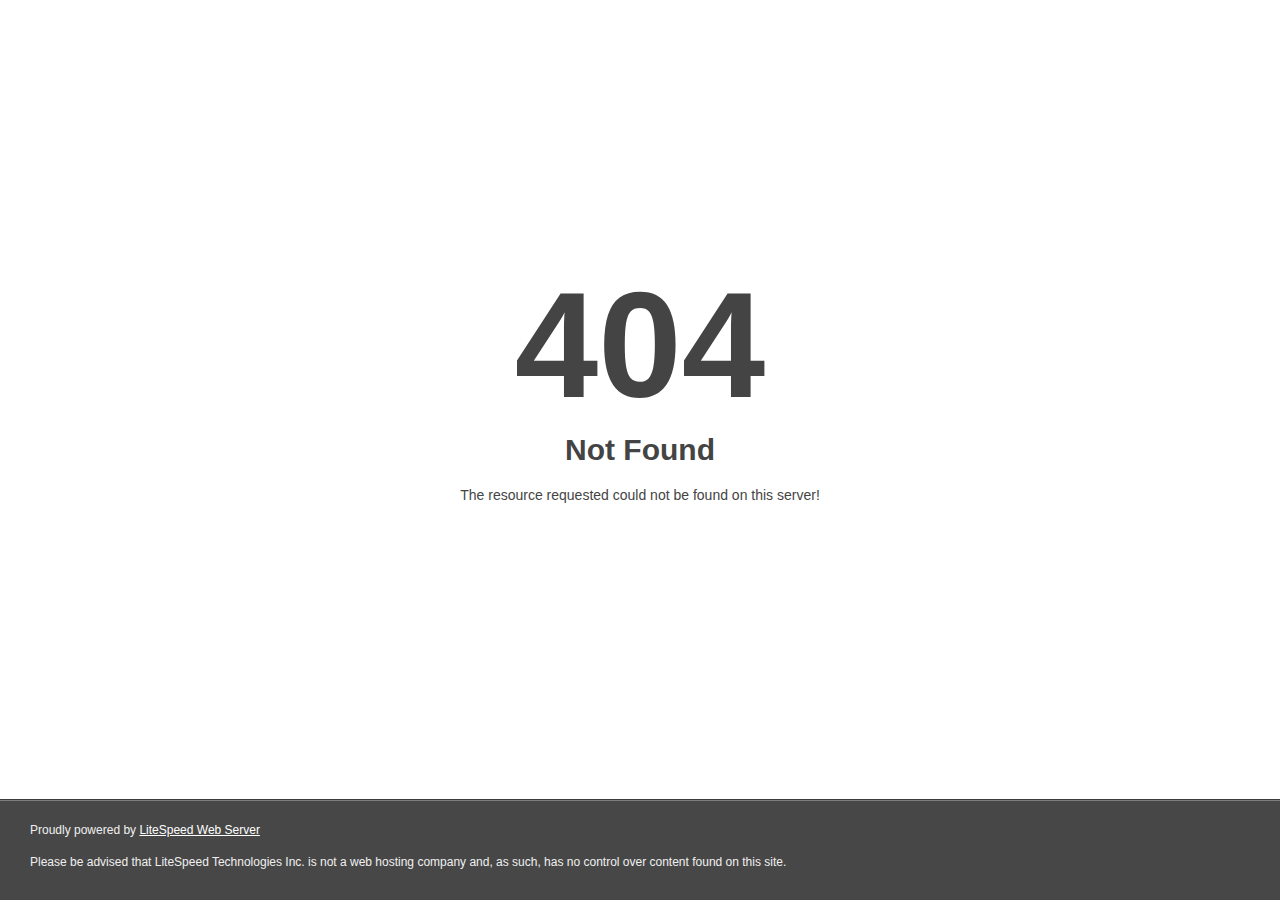
<file: wp-json/index.html>
<!DOCTYPE html>
<html style="height:100%">
<head>
<meta name="viewport" content="width=device-width, initial-scale=1, shrink-to-fit=no" />
<title> 404 Not Found
</title></head>
<body style="color: #444; margin:0;font: normal 14px/20px Arial, Helvetica, sans-serif; height:100%; background-color: #fff;">
<div style="height:auto; min-height:100%; ">     <div style="text-align: center; width:800px; margin-left: -400px; position:absolute; top: 30%; left:50%;">
        <h1 style="margin:0; font-size:150px; line-height:150px; font-weight:bold;">404</h1>
<h2 style="margin-top:20px;font-size: 30px;">Not Found
</h2>
<p>The resource requested could not be found on this server!</p>
</div></div><div style="color:#f0f0f0; font-size:12px;margin:auto;padding:0px 30px 0px 30px;position:relative;clear:both;height:100px;margin-top:-101px;background-color:#474747;border-top: 1px solid rgba(0,0,0,0.15);box-shadow: 0 1px 0 rgba(255, 255, 255, 0.3) inset;">
<br>Proudly powered by  <a style="color:#fff;" href="http://www.litespeedtech.com/error-page">LiteSpeed Web Server</a><p>Please be advised that LiteSpeed Technologies Inc. is not a web hosting company and, as such, has no control over content found on this site.</p></div></body></html>
</file>
<file: kontakty/kontakty_files/forms.css>
/***modal****/
.hover-site{
width: 100%;
height: 120vh;
position: fixed;
top: 0px;
left: 0px;
z-index: 99;
background: #00000080;
display: none;
}
.modal-form {
position: fixed;
    z-index: 999;
    overflow: unset;
    top: 50%;
    left: 50%;
    transform: translate(-50%, -50%);
    width: 300px;
    padding: 20px 25px 10px;
    background: #fff;
    box-shadow: 0px 0px 15px rgba(0, 0, 0, 0.38);
    display: none;
}

.close-modal-form {
    line-height: 0px;
    font-size: 16px;
    display: inline-block;
    padding: 8px 10px;
    color: #2c3544;
    position: absolute;
    top: -1px;
    right: 0px;
    cursor: pointer;
	transform: rotate(0deg);
    transition: 0.3s;
}
.close-modal-form:hover{
	transform: rotate(180deg);
    transition: 0.3s;
}
.modal-form input {
    width: 100%;
    border: none;
    padding: 10px 15px;
    font-size: 16px;
    display: inline-block;
    border-bottom: 1px solid #ababab;
    box-sizing: border-box;
}
.title-modal-forms {
    font-size: 22px;
    text-align: center;
    font-weight: 300;
    padding-bottom: 12px;
}
.modal-form label {
    font-size: 14px;
    padding-bottom: 8px;
    font-weight: 300;
    color: #888;
}
input.wpcf7-submit {
    -webkit-appearance: button;
    font-size: 16px;
    background: #c49a46;
    color: #000;
    padding: 16px 20px !important;
    cursor: pointer;
    transition: 0.3s;
    text-transform: uppercase;
    position: relative;
    z-index: 3;
    font-weight: 600;
    text-shadow: 0px 0px 0px transparent;
    border: none;
    border-radius: 0%;
    border: 0px transparent;
}
.button-order:hover {
    background: #ff9b00;
}
@media(max-width:640px) {
    .modal-form {
        width: 300px;
        padding: 40px 20px 30px 20px;
	    box-sizing: border-box;
    }
}

/**end modal**/
</file>
<file: kontakty/kontakty_files/style.css>
html, body{width: 100%;min-height: 100%;}
body{
font-family: 'Exo 2', sans-serif;
    word-break: break-word;
    background: #1d1824;
    color: #fff;
    background-repeat: no-repeat;
    background-size: cover;
    background-attachment: fixed;
	}
/***position foter***/
* {margin: 0;padding: 0;}
html, body {height: 100%;}
#content-sites {display: flex;flex-direction: column;height: 100%;}
#content {flex: 1 0 auto;}
#footer {flex: 0 0 auto;}
/*** end position foter***/
a, input, img, textarea{outline: none;}
a{transition: 0.3s;}
a:hover{transition: 0.3s;}
h1{    font-size: 28px;
    padding-bottom: 24px;
    line-height: 150%;
    font-weight: 900;}
h2{font-size: 24px;padding-bottom: 22px;}
h3{font-size: 22px;padding-bottom: 20px;}
h4{font-size: 20px;padding-bottom: 18px;}
h5{font-size: 17px;padding-bottom: 16px;}
p{ font-size: 16px;
    padding-bottom: 12px;
    font-weight: 500;
    line-height: 150%;}
li{font-size: 16px;padding-bottom: 6px;font-weight: 500;}
ul, ol{padding-bottom: 12px;}
#go-top {position: fixed;width: 50px;height: 50px;line-height: 50px;bottom: 40px;right: 40px;z-index: 99;text-align: center;color: #fff !important;background: rgba(0, 0, 0, 0.28) url('../img/to-top.png');background-position: center center;background-repeat: no-repeat;cursor: pointer;transition: 0.4s}
#go-top:hover {background: rgba(0, 0, 0, 0.54) url('../img/to-top.png');background-position: center center;background-repeat: no-repeat;transition: 0.4s}
/***defaul for breadcrumbs**/
.breadcrumbs-page{    border-bottom: 1px solid #2d2637;
    padding-bottom: 15px;
    margin-bottom: 25px;
    padding-top: 25px;
    color: #f69f2e;
	}
.breadcrumbs-page a{text-decoration: none !important;color: #f6c92b !important;text-shadow: none;}
.breadcrumbs-page a:hover{text-decoration: underline !important;}
/**defaul for galery wordpress**/
.gallery {float: none;display: inline-block;width: 100%;}
.gallery img{width: 100%;height: auto;border: none !important;margin-bottom: 0px;transition: 0.3s;}
.gallery img:hover{-webkit-filter: sepia(100%);transition: 0.3s;}
.gallery-item{margin-top: 0px;}
/**defaul for img***/
img.alignleft{max-width: 50%;height: auto;margin-right: 25px;margin-bottom: 25px;margin-top: 25px;float: left;}
img.aligncenter{max-width: 100%;height: auto;margin-bottom: 25px;margin-top: 25px;float: none;}
img.alignright{max-width: 50%;height: auto;margin-left: 25px;margin-bottom: 25px;margin-top: 25px;float: right;}
.active-img {position: fixed !important;z-index: 999 !important;overflow: unset !important;top: 50% !important;left: 50% !important;transform: translate(-50%, -50%) !important;max-width: 80% !important;box-shadow: 0px 0px 15px rgba(0, 0, 0, 0.38) !important;}
.close-img{position: fixed;z-index: 999;width: 30px;height: 30px;top: 8px;right: 8px;background: url('../img/close-img.html');background-size: contain;cursor: pointer;display: none;}
/**end default**/
/****footer***/
footer {
display: inline-block;
    width: 100%;
    z-index: 2;
    bottom: 0px;
    min-height: 112px;
    background: #18141d;
    color: #aba3b6;
    padding: 30px 0;
	}
.footer-box{display: flex;flex-direction: row;flex-wrap: wrap; align-items: flex-start;justify-content: space-between;	}
.box-content-footer{ width: calc(50% - 25px);
    box-sizing: border-box;	}
.box-content-footer p{font-size: 16px;	}
.date-site{text-align: center;padding: 15px;	font-size:15px;}
/*** end footer style***/
/***header style***/
.header{
    width: 100%;
    z-index: 99;
    box-sizing: border-box;
    padding: 15px 0;
    position: relative;
}
.box-header{
    display: flex;
    align-items: center;
    justify-content: space-between;
}
.menu-top-site > ul{
    display: flex;
    align-items: center;
    justify-content: space-around;
    flex-wrap: wrap;
    width: 100%;
}
.menu-top-site{width: calc(100% - 310px);}
.menu-top-site ul{
    list-style-type: none;
    margin: 0px;
	padding:0px;
}
.menu-top-site li{padding:0px;}
.menu-top-site a{
text-decoration: none;
    font-size: 12px;
    color: #fff;
    padding: 6px;
}
.menu-top-site a:hover{color: #f6c02c;}
.contacts-header{
    display: flex;
    align-items: center;
    justify-content: space-between;
    flex-wrap: wrap;
}
.phone-header{
    text-decoration: none;
    font-size: 22px;
    padding: 12px;
    font-weight: 600;
    color: #888;
}
.phone-header:hover{
	color: #666;
}
.logo-header img{
	width: 150px;
}
.logo-header a{
    text-decoration: none;
    color: #9ba8dd;
    font-size: 22px;
    font-weight: 900;
    display: flex;
    align-items: center;
}
.logo-header span{
display: block;
    padding-left: 8px;
}
.telegram-href{
	display:flex;
	flex-direction:row;
	align-items:center;
	text-decoration:none;
    color: #fff;
    font-size: 13px;
}
.telegram-href img{    margin-right: 5px;
    width: 20px;}
/*** end header style***/
/*** ul & ol down style ****/
ul.children-ul{
position: absolute !important;
    top: 27px;
    white-space: nowrap;
    background:#0065a3;
    box-shadow: 0px 1px 2px rgba(2, 2, 2, 0.25);
    padding: 12px 10px !important;
    left: -10px;
}
ul.children-ul a{
    padding: 6px 6px;
    display: block;
}
ul.menu a{
	position:relative;
	z-index:1;
}
.arrow-bottom , .arrow-top {
    position: relative;
}
.arrow-bottom:before {
    content: '\203A';
    position: absolute;
    left: 0px;
    top: 0px;
    transition: 0.3s;
    color: #d6d6d6;
    font-size: 18px;
    transform: rotate(90deg);
	transition:0.3s;
	transform-origin:center;
}
.arrow-top:before {
    content: '\203A';
    position: absolute;
    left: 0px;
    top: 0px;
    transition: 0.3s;
    color: #d6d6d6;
    font-size: 18px;
    transform: rotate(-90deg);
	transition:0.3s;
	transform-origin:center;
}
/*** end ul & ol down style ****/
/*******/
/****mobile***/
.mobile-menu{display:none;}
.mobile-buttons{
	display: none;
	position:relative;
	width: 56px;
    height: 56px;
}
/****end mobile style***/
/***other styles****/
.button-pages{
    font-size: 15px;
    background: #0093ec;
    padding: 14px 16px;
    color: #fff;
    cursor: pointer;
}
.button-pages:hover{
	background: #a8dd9b;
	transition:0.3s;
}
.box-before-header{width:100%;}
.button-top-modal{display:none;}
/***end other styles****/
span.wpcf7-not-valid-tip, .ajax-loader, .wpcf7 br{ display: none!important;}
input.wpcf7-not-valid {
    border: 1px solid red !important;
}
.wpcf7 form.invalid .wpcf7-response-output {
    border-color: #ff0000 !important;
    color: #ff0000;
    font-size: 16px;
    font-weight: 600;
    padding: 12px;
    text-align: center;
    background: #fff;
}
.box-articles{padding-top:0px;padding-bottom:35px;}
.banner nav{
    font-size: 18px;
    font-weight: 700;
    line-height: 23px;
}
.banner a{
    display: inline-block;
        background: linear-gradient(to right, #F6952F, #F6D22A);
    text-transform: uppercase;
    color: #fff;
    border: none;
    font-size: 14px;
    font-weight: 900;
    padding: 18px 18px;
    white-space: nowrap;
    border-radius: 6px;
    box-shadow: 0 9px 20px rgb(0 0 0 / 16%);
    transition: all .4s;
    margin-top: 24px;
    text-decoration: none;
}
.banner a:hover{
    background-color: #48423b;
    color: #fff;
}
.banner{
    background-color: #2d2637;
    border-radius: 10px;
    padding: 35px 25px;
    margin-bottom: 20px;
    background-repeat: no-repeat;
    background-size: cover;
    width: 220px;
    box-sizing: border-box;
}
.text-pages{
    width: calc(100% - 250px);
    box-sizing: border-box;
    line-height: 150%;
}
.white-block{background: #2d2637;
    padding: 20px; box-shadow:0 8px 16px rgb(0 0 0 / 5%);}
.pages-content{
	display:flex;
	flex-direction:row;
	flex-wrap:wrap;
	justify-content:space-between;
	align-items:flex-start;
}
.title-page{
color: #ffffff;
    font-size: 19px;
    font-weight: 700;
    text-transform: uppercase;
    padding: 20px 0 20px;
    margin: 0;
    width: 100%;
}
.post-answer{
	    margin-bottom: 15px; border-radius:5px;
}
.post-answer nav{
    z-index: 1;
    font-size: 17px;
    line-height: 30px;
    padding-left: 60px;
    position: relative;
    width: 100%;
    box-sizing: border-box;
    display: flex;
    justify-content: space-between;
    cursor: pointer; align-items: center;
}
.post-answer nav:before{
    content: "?";
    background: linear-gradient(to right, #F6952F, #F6D22A);
    color: #ffffff;
    font-size: 17px;
    font-weight: 600;
    border-radius: 10px;
    margin-right: 20px;
    display: inline-block;
    padding: 7px 16px;
    vertical-align: top;
    position: absolute;
    left: 0;
}
.post-answer section{
padding-top: 25px;
    font-size: 15px !important;
    line-height: 150%;
	display:none;
}
.active-answer i{
	transform:rotate(180deg);
}
.contact-content{

    background-position: center bottom;
    background-size: contain;
    background-repeat: no-repeat;
    min-height: 380px;
    background-color: #fff; position: relative;
}
.contact-link{
    color: #48423b;
    font-weight: 600;
    font-size: 20px;
    text-decoration: none;
    display: flex;
    align-items: center;
}
.contact-link img {
    margin-right: 7px;
	    width: 49px;
}
.contact-note {
    background-color: #48423b;
    padding: 25px 30px;
    color: #fff;
    border-radius: 10px;
    position: absolute;
    right: 25px;
    left: 25px;
    box-sizing: border-box;
    bottom: 25px;
}
.left-chek-for-button{position:relative;}
.footer-left img{
width: 150px;
    margin-bottom: 12px;
}
.footer-left span{
font-size: 12px;
    line-height: 140%;
}
.footer-left{
display: flex;
    flex-direction: column;
    justify-content: space-between;
    align-items: flex-start;	     order: 1;
}
.footer-right{
	display: flex;
    flex-direction: row;
    justify-content: space-between;
    align-items: center; order: 2;
}
.footer-right ul{
margin: 0px;
    display: flex;
    justify-content: space-around;
    flex-direction: row;
    flex-wrap: wrap;
    padding-bottom: 0px;
    width: calc(100% - 45px);
}
.footer-right li{
list-style-type: none;
}
.footer-right a{
    color: #7f61a4;
    text-decoration: none;
    font-size: 14px; padding: 6px;
}
.footer-right a:hover{
	    color: #aaa;
    text-decoration: underline;
}
.footer-right img{
    width: 42px;
    height: auto;
}
.footer-right img:hover{
    filter: grayscale(1);
}
.posts-adwentages{
	display:flex;
	flex-direction:row;
	flex-wrap:wrap;
	justify-content:space-between;
	align-items: stretch; padding-top: 15px;
}
.post-adwentages{
width: calc(50% - 15px);
    box-sizing: border-box;
    padding: 15px;
    background: #181c1f;
    box-shadow: 0px 0px 6px rgb(0 0 0 / 18%);
    margin-bottom: 15px;
    color: #aaa;
}
.post-adwentages nav{
	display: flex;
    flex-direction: row;
    align-items: center;
    padding-bottom: 16px;
    font-size: 18px;
    font-weight: 600;
}
.post-adwentages img{
	    height: 46px;
    margin-right: 15px;
}
.contaier-box2{
	display:flex;
	flex-direction:row;
	flex-wrap:wrap;
	justify-content:space-around;
	align-items:center;
}
.title-containers{
	width:100%;
	text-align:center;
	font-size:24px;
	font-weight:700;
	padding-bottom: 25px;
	padding-top: 25px;
}
.posts-advantages, .posts-valute{
display: flex;
    flex-direction: row;
    flex-wrap: wrap;
    justify-content: space-around;
    align-items: stretch;
}
.box-valute{
    width: 100%;
    background: #2d2637;
    border-radius: 8px;
    margin-top: 50px;
    color: #a0a0a0;
}
.box-bottoms-pages{
	display:flex;
	flex-direction:row;
	flex-wrap:wrap;
	justify-content:space-between;
	align-items:flex-start;
}
.box-advantages{
width: calc(70% - 10px);
    box-sizing: border-box;
    background: #20262a;
    padding: 25px;
    border-radius: 8px;
    margin-bottom: 45px;
}
.post-advantages{
	width: calc(33.333% - 15px);
    box-sizing: border-box;
    padding: 25px;
    display: flex;
    flex-direction: column;
    align-items: center;
    justify-content: center;
    text-align: center;
	margin-bottom:25px;
	background:#1d1824;
box-shadow: 0 13px 40px rgb(0 0 0 / 4%);
    border-radius: 10px; color: #abaaac;
}
.box-title-index{
    background: url(../../wp-content/uploads/2022/06/bread.html);
    padding-top: 45px;
    padding-bottom: 25px;
    background-size: cover;
    background-repeat: no-repeat;
    background-position: top left;
}
.post-advantages:nth-child(2n){
background-color: #3d334b;
	color: #b3a7c4;
}
.post-advantages img{
margin-bottom: 25px;
}
.post-advantages nav{
font-size: 15px;
font-weight: 600;
}
.post-advantages section{
padding-top: 3px;
}
.post-valute{
width: calc(16% - 15px);
    margin-bottom: 20px;
    display: flex;
    align-items: flex-start;
    justify-content: flex-start;
    min-width: 140px;
    padding: 8px;
    box-sizing: border-box;
}
.img-post-valute{
width: 26px;
    height: 26px;
}
.text-post-valute{
	width:calc(100% - 26px);
	box-sizing:border-box;
	padding-left:8px;
}
.text-post-valute nav{
font-size: 13px;
    font-weight: 600;
    color: #a0a0a0;
}
.text-post-valute span{
    color: #999999;
    font-size: 10px;
}
.steps__form {
    margin-top: 50px;
    display: flex;
    flex-direction: row;
    flex-wrap: wrap;
    justify-content: space-between;
    align-items: flex-start;
    width: 100%;
    box-sizing: border-box;
    background: #2d2637;
    padding: 25px;
    border-radius: 8px;
}
.title-steps__form{
	text-transform: uppercase;
    color: #ffba40;
    font-size: 16px;
    font-weight: 700;
    margin: 0;
}
.left-steps__form{
	width: 100%;     position: relative;
}
.right-steps__form{
	width: 100%; padding-top: 15px;
}
.container-monitor1{
display: flex;
    flex-direction: row;
    flex-wrap: wrap;
    justify-content: space-between;
    align-items: flex-start;	    padding-bottom: 35px;
}
.info-monitor1{
    width: 100%;
    background: #2d2637;
    padding: 25px;
    box-sizing: border-box;
    border-radius: 8px;
    margin-top: 45px;
}
.normal-input {
    margin-top: 24px;
    height: 50px;
    border-radius: 6px;
    padding-left: 50px;
    position: relative;
    box-sizing: border-box;
	    background: #3d334b;
    border: 1px solid #251e30;
}
.input-icon {
    width: 25px;
    position: absolute;
    left: 16px;
    top: 0;
    bottom: 0;
    margin: auto 0;
    fill: #a0a0a0;
}
.post-partner{
    width: 100%;
    height: 38px;
    margin-bottom: 25px;
}
.box-partners{
    width: calc(30% - 10px);
    box-sizing: border-box;
    background: #20262a;
    padding: 25px;
    border-radius: 8px;
    margin-bottom: 45px;
}
.img_input_wallet_user{
width: 60px;
    position: absolute;
    left: 0px;
    top: 0px;
    bottom: 0px;
}
.img_input_wallet_user img{width: 25px;
    height: auto;
    position: absolute;
    top: 50%;
    left: 50%;
    transform: translate(-50%, -50%);}
svg:not(:root) {
    overflow: hidden;
}
.normal-input input {
    width: 100%;
    border: none;
    background: none;
    padding: 15px 0;
    padding-right: 14px;
    font-size: 16px;
    box-sizing: border-box;
}
.form-bottom {
display: flex;
    flex-wrap: wrap;
    justify-content: space-between;
    align-items: center;
    padding-top: 12px;
}

.form-btn {
    display: inline-block;
    background: linear-gradient(to right, #F6952F, #F6D22A);
    text-transform: uppercase;
    color: #fff;
    border: none;
    font-size: 12px;
    font-weight: 600;
    padding: 0 23px;
    height: 50px;
    white-space: nowrap;
    border-radius: 6px;
    box-shadow: 0 9px 20px rgb(0 0 0 / 16%);
    transition: all .4s;
    margin-top: 24px;
}
.form-btn:active, .form-btn:focus, .form-btn:hover {
    background-color: #48423b;
    color: #fff;
}
.custom-checkbox {
position: absolute;
    z-index: -1;
    opacity: 0;
    width: 18px;
    height: 20px;
    top: 5px;
}
.custom-checkbox+label {
    display: inline-flex;
    align-items: center;
    user-select: none;
    font-weight: 600;
    font-size: 12px; box-sizing: border-box;
    padding-right: 12px;
}
.custom-checkbox+label::before {
content: '';
    display: inline-block;
    width: 16px;
    height: 16px;
    flex-shrink: 0;
    flex-grow: 0;
    border: 1px solid #fff;
    border-radius: 0.25em;
    margin-right: 0.5em;
    background-repeat: no-repeat;
    background-position: center center;
    background-size: 90%;
}
.custom-checkbox:checked+label::before {
  border-color: #f6cc2b;
  background-color: transparent;
  background-image: url("../../wp-content/uploads/2022/06/chek-1.html");
}
.box-currency-inputs{
background: #3d334b;
    border: 1px solid #251e30;
    border-radius: 5px;
    margin-top: 12px;
    box-sizing: border-box;
}
.inputs-currency{
    display: flex;
    align-items: center;
    justify-content: space-between;	     border-bottom: 1px solid #3a3c3d;
}
.left-currency-input{
width: 50%;
    box-sizing: border-box;
    padding: 0px 15px;
    font-size: 16px;
   color: #a0a0a0;
    display: flex;
    flex-direction: row;
    align-items: center;
    justify-content: space-between;
    cursor: pointer;
}
.left-currency-input i{
margin-top: -5px;
    line-height: 0px;
}
.active-left-currency-input i{
    transform: rotate(180deg);
    margin-top: 0px;
}
.img-currency-input img{
    width: 32px;
    margin-right: 6px;
}
.right-currency-input{
border-left: 1px solid #4a4a4a;
    width: 50%;
    box-sizing: border-box;
    padding: 14px;
    display: flex;
    flex-direction: row;
position:relative;
z-index:1;
}
.min-numbers{
	position: absolute;
    bottom: 0;
    left: 10px;
    color: #ff9b9b;
    font-size: 12px;
}

.max-numbers{
	position: absolute;
    bottom: 0;
    right: 10px;
    color: #9d9d9d;
    font-size: 12px;
}
.max-numbers_cash_red{
	position: absolute;
    bottom: 0;
    left: 10px;
    color: #ff9b9b;
    font-size: 12px;
}
.currency_inut_center{
    width: calc(100% - 70px);
    font-size: 16px;
    border: 0px;	position: relative;
    z-index: 1;         background: #3d334b;
    color: #ffffff;
}
input::-webkit-outer-spin-button,
input::-webkit-inner-spin-button {
    /* display: none; <- Crashes Chrome on hover */
    -webkit-appearance: none;
    margin: 0; /* <-- Apparently some margin are still there even though it's hidden */
}
.currency_symbol{
width: 75px;
    text-align: right;
    font-size: 16px;	     color: #888;
}
.box-currencys-for-inputs{
	    display: flex;
    flex-direction: row;
    flex-wrap: wrap;
    justify-content: space-between;
    align-items: center;
    padding: 15px; border-top: 1px solid #57486d;

}
.title-currencys-for-inputs{
color: #9d9d9d;
    border-bottom: 1px solid #727b77;
    margin: 0 10px;
    width: 100%;	 margin-bottom: 12px; font-size: 14px;
}
.post-currency-for-input{
width: calc(33.333% - 6px);
    padding: 6px;
    border-radius: 4px;
    cursor: pointer;
    margin-top: 2px;
    box-sizing: border-box;	 transition:0.3s; display: flex;
    align-items: center;
}
.post-currency-for-input:hover{
	background: #2d2637; transition:0.3s;
}
.img-currency-box img{
	width: 25px;
 margin-right: 6px;
}
.post-currency-for-input span{
color: #a0a0a0;
    font-size: 12px;
}
.title_cash_currency{
    display: flex;
    flex-direction: row;
    justify-content: space-between;
    align-items: center;
    flex-wrap: wrap;
}
.currency_demonstration{
    display: flex;
    flex-direction: row;
    align-items: center;
    font-weight: 600;
    font-size: 14px;
    white-space: pre;
    color: #ffffff;
    width: 100%;
    padding-top: 8px;
}
.steps_exchange{
display: flex;
    justify-content: space-between;
    border-radius: 4px;
    margin: 0;
    margin-top: 30px;
    margin-bottom: 22px;
    padding-bottom: 0px;
    list-style-type: none;
    width: 100%;
    background: #3d334b;
}
.step_exchange{
	padding: 8px 12px;
    font-size: 12px;
	    text-align: center;
}
.complite_step_exchange{
    position: relative;
    z-index: 1;
    padding-left: 20px;
    display: block;
}
.complite_step_exchange:before{
position: absolute;
    content: '';
    width: 8px;
    height: 8px;
    background: url(../../wp-content/uploads/2022/06/chek-1.html);
    background-position: center;
    background-size: contain;
    left: 10px;
    background-repeat: no-repeat;
    top: 10px;
}
.active_step_exchange{
     background-color: #f6972f;
    color: #ffffff;
    border-radius: 4px;
}
.rest_steps{ width: 100%;
    display: flex;
    flex-direction: row;
    flex-wrap: wrap;
    justify-content: space-between;
    align-items: stretch;
}
.step2-input {
    border-radius: 4px;
    padding: 14px;
    padding-right: 64px;
    margin: 8px 0;
    background: #3d334b;
    border: 1px solid #251e30;
}
.step2-input-text {
    font-size: 14px;
    color: #fff;
}

.step2-input input {
    background: none;
    border: none;
    width: 100%;
}
.step2-input-btn {
    position: absolute;
    top: 0;
    bottom: 0;
    right: 0;
    width: 50px;
    border: none;
    border-left: 1px solid #000000;
    background: none;
}
.step2-input-btn path{    fill: #f6ad2d;}
.timer_countdown{
    font-size: 16px;
    color: rgb(255 255 255);
    display: flex;
    align-items: center; flex-direction: row;
    flex-wrap: wrap;
}
.timer_countdown img{
height: 18px;
    margin-right: 6px;
}
.timer_pays{padding-left:6px; color: #f00;
    font-weight: 600;}
.coupon-alert{
position: absolute;
    color: green;
    font-weight: 600;
    right: 0px;
    bottom: 0px;
    font-size: 13px;
    display: none;
}
.step2-input{position:relative;}
.right-steps__form2{    display: flex;
    flex-direction: row;
    justify-content: flex-end;
    align-items: flex-end;
}
.container-step3{
	display: flex;
    flex-direction: column;
    align-items: center;
    justify-content: center;
    text-align: center;
    width: 100%;
    padding-top: 45px;
    padding-bottom: 45px;
}
.container-step3 img {
    height: 50px; margin-bottom: 30px;
}
.step-text {
transform: skewX(-15deg);
    background-color: #181c1f;
    padding: 25px 25px;
    width: -webkit-fit-content;
    width: -moz-fit-content;
    width: fit-content;
    margin: 0 auto;
    text-align: center;
    color: #e1e1e1;
    margin-left: 25px;
    margin-right: 25px;
}
.step-text span {
    display: inline-block;
    font-size: 18px;
    font-weight: 600;
    transform: skewX(15deg);
}
.box-page-error{    display: flex;
    flex-direction: column;
    align-items: center;
    justify-content: center;
    padding-top: 45px;
    text-align: center;}
.box-form-gravity{
position: fixed;
    top: 0px;
    right: -10000px;
}
.step-single-order{width:100%;}
@media(max-width:960px){
	.text-pages, .banner{width:100%; }
	.text-pages{margin-bottom:35px;}
	.post-answer nav:before{display:none;}
	.post-answer nav{padding-left:0px;}
	.post-answer nav{font-size:18px;}
	.post-answer section{font-size:16px;}
	.title-page{font-size:24px;}
	.left-steps__form:before{display:none;}
	.mobile-menu{
    position: fixed;
    z-index: 99;
    background: rgb(29 24 36 / 88%);
    width: 100%;
    box-sizing: border-box;
    padding: 16px 12px;
    top: 0px !important;
    min-height: 100vh;
    box-sizing: border-box;
    display: flex;
    flex-direction: column;
    align-items: center;
    justify-content: center;
    text-align: center;
	}
	.mobile-menu::-webkit-scrollbar-button {background-image:url('');background-repeat:no-repeat;width:6px;height:0px}
	.mobile-menu::-webkit-scrollbar-track {background-color:#ecedee}
	.mobile-menu::-webkit-scrollbar-thumb {-webkit-border-radius: 0px;border-radius: 2px;background-color:#9ba8dd;transition: 0.3s;}
	.mobile-menu::-webkit-scrollbar-thumb:hover{background-color:#808dc3;transition: 0.3s;}
	.mobile-menu::-webkit-resizer{background-image:url('');background-repeat:no-repeat;width:6px;height:0px}
	.mobile-menu::-webkit-scrollbar{width: 6px;}

	.mobile-menu ul{
	    list-style-type: none;
		margin: 0px;
		padding: 12px;
	}
	.mobile-menu li{
		padding-bottom: 8px;
	}
	.mobile-menu ul a{
		    text-decoration: none;
    color: #fff;
    display: block;
    padding: 7px;
    font-weight: 600;
    font-size: 17px;
	}
	.mobile-menu ul a:hover{color:#888;}
	.children-ul {
		position: relative !important;
		top: 4px;
		white-space: normal;
		background: transparent;
		box-shadow: none;
		padding: 8px 8px 8px 20px !important;
		left: 0px;
		z-index: 99;
		width: 100%;
		box-sizing: border-box;
	}
	.children-ul li{
		position:relative;
	}
	.children-ul li:before{
	    content: '—';
		position: absolute;
		left: -8px;
		top: 0px;
	}
	.menu-top-site, .contacts-header span{display:none;}
	.open-mobile-menu, .mobile-buttons{
		display: block;
	}
	.open-mobile-menu, .close-mobile-menu{
		    position: absolute;
    top: 0px;
    left: 0px;
    right: 0px;
    bottom: 0px;
    cursor: pointer;
    text-align: center;
    display: flex;
    align-items: center;
    justify-content: center;
	}
	.mobile-buttons img{
		width:28px;
		height:auto;
	}
	.open-mobile-menu{

	}
	.close-mobile-menu{

		display:none;
	}
	.footer-box{justify-content: center;}
	.box-content-footer{width:50%;}
	.box-footer-contact{    align-items: center;}
	.box-footer-menu{text-align:right;}
	.left-steps__form{padding-bottom:25px;}
	.left-steps__form, .right-steps__form{width:100%;}
	.mobile-buttons-menu{
		position: absolute;
    top: 15px;
    left: 25px;
	}
}

@media(max-width:740px){
	.post-advantages, .left-chek-for-button, .box-valute{width:100%;}
	.button-top-modal{display:block;margin-bottom:15px}
	.box-content-footer{width:100%; text-align:center;padding:15px 0px;}
	.title-currency-input_crypto, .title-currency-input_cash{display:none;}
	.left-currency-input{width:52px;}
	.right-currency-input{width: calc(100% - 74px);}
	.logo-header img {
    height: 30px;}
	.footer-left{order: 2;  justify-content: center;
    align-items: center;}
	.footer-right{order: 1;}

	.info-monitor1, .steps__form{    width: 100%;}
	h1{font-size:22px;}
	.post-adwentages img{    height: 34px;
    margin-right: 8px;}
	.post-adwentages nav{    font-size: 16px;
    font-weight: 700;}
	.box-partners{width: calc(40% - 10px);}
	.box-advantages{    width: calc(60% - 10px);}
}
.red_border{border:2px solid red !important}
.informer-required{color:red;font-size:16px;padding-top:6px;display:none;}
@media(max-width:540px){
	.post-adwentages{
		width: 100%;
	}
}
@media(max-width:480px){
.post-currency-for-input{width:100%;} .steps_exchange{display:none;}
}
/**for js**/
#answer-top-modal-form-order-call-back, #answer-modal-form-ok{
	position: fixed;
    top: 50%;
    left: 50%;
    transform: translate(-50%, -50%);
    text-align: center;
    font-size: 22px;
    font-weight: 300;
    background: #fff;
    padding: 25px;
    z-index: 999;
    box-shadow: 0px 0px 8px 1px #000;
    line-height: 150%;
	display:none;
}
.display-none{
	display: none !important;
}
.display-flex{
	display:flex !important;
}
.display-block{
	display: block !important;
}
</file>
<file: kontakty/kontakty_files/styles.css>
.wpcf7 .screen-reader-response {
	position: absolute;
	overflow: hidden;
	clip: rect(1px, 1px, 1px, 1px);
	clip-path: inset(50%);
	height: 1px;
	width: 1px;
	margin: -1px;
	padding: 0;
	border: 0;
	word-wrap: normal !important;
}

.wpcf7 form .wpcf7-response-output {
	margin: 2em 0.5em 1em;
	padding: 0.2em 1em;
	border: 2px solid #00a0d2; /* Blue */
}

.wpcf7 form.init .wpcf7-response-output,
.wpcf7 form.resetting .wpcf7-response-output,
.wpcf7 form.submitting .wpcf7-response-output {
	display: none;
}

.wpcf7 form.sent .wpcf7-response-output {
	border-color: #46b450; /* Green */
}

.wpcf7 form.failed .wpcf7-response-output,
.wpcf7 form.aborted .wpcf7-response-output {
	border-color: #dc3232; /* Red */
}

.wpcf7 form.spam .wpcf7-response-output {
	border-color: #f56e28; /* Orange */
}

.wpcf7 form.invalid .wpcf7-response-output,
.wpcf7 form.unaccepted .wpcf7-response-output,
.wpcf7 form.payment-required .wpcf7-response-output {
	border-color: #ffb900; /* Yellow */
}

.wpcf7-form-control-wrap {
	position: relative;
}

.wpcf7-not-valid-tip {
	color: #dc3232; /* Red */
	font-size: 1em;
	font-weight: normal;
	display: block;
}

.use-floating-validation-tip .wpcf7-not-valid-tip {
	position: relative;
	top: -2ex;
	left: 1em;
	z-index: 100;
	border: 1px solid #dc3232;
	background: #fff;
	padding: .2em .8em;
	width: 24em;
}

.wpcf7-list-item {
	display: inline-block;
	margin: 0 0 0 1em;
}

.wpcf7-list-item-label::before,
.wpcf7-list-item-label::after {
	content: " ";
}

.wpcf7-spinner {
	visibility: hidden;
	display: inline-block;
	background-color: #23282d; /* Dark Gray 800 */
	opacity: 0.75;
	width: 24px;
	height: 24px;
	border: none;
	border-radius: 100%;
	padding: 0;
	margin: 0 24px;
	position: relative;
}

form.submitting .wpcf7-spinner {
	visibility: visible;
}

.wpcf7-spinner::before {
	content: '';
	position: absolute;
	background-color: #fbfbfc; /* Light Gray 100 */
	top: 4px;
	left: 4px;
	width: 6px;
	height: 6px;
	border: none;
	border-radius: 100%;
	transform-origin: 8px 8px;
	animation-name: spin;
	animation-duration: 1000ms;
	animation-timing-function: linear;
	animation-iteration-count: infinite;
}

@media (prefers-reduced-motion: reduce) {
	.wpcf7-spinner::before {
		animation-name: blink;
		animation-duration: 2000ms;
	}
}

@keyframes spin {
	from {
		transform: rotate(0deg);
	}

	to {
		transform: rotate(360deg);
	}
}

@keyframes blink {
	from {
		opacity: 0;
	}

	50% {
		opacity: 1;
	}

	to {
		opacity: 0;
	}
}

.wpcf7 input[type="file"] {
	cursor: pointer;
}

.wpcf7 input[type="file"]:disabled {
	cursor: default;
}

.wpcf7 .wpcf7-submit:disabled {
	cursor: not-allowed;
}

.wpcf7 input[type="url"],
.wpcf7 input[type="email"],
.wpcf7 input[type="tel"] {
	direction: ltr;
}
</file>
<file: polzovatelyam/polzovatelyam_files/forms.css>
/***modal****/
.hover-site{
width: 100%;
height: 120vh;
position: fixed;
top: 0px;
left: 0px;
z-index: 99;
background: #00000080;
display: none;
}
.modal-form {
position: fixed;
    z-index: 999;
    overflow: unset;
    top: 50%;
    left: 50%;
    transform: translate(-50%, -50%);
    width: 300px;
    padding: 20px 25px 10px;
    background: #fff;
    box-shadow: 0px 0px 15px rgba(0, 0, 0, 0.38);
    display: none;
}

.close-modal-form {
    line-height: 0px;
    font-size: 16px;
    display: inline-block;
    padding: 8px 10px;
    color: #2c3544;
    position: absolute;
    top: -1px;
    right: 0px;
    cursor: pointer;
	transform: rotate(0deg);
    transition: 0.3s;
}
.close-modal-form:hover{
	transform: rotate(180deg);
    transition: 0.3s;
}
.modal-form input {
    width: 100%;
    border: none;
    padding: 10px 15px;
    font-size: 16px;
    display: inline-block;
    border-bottom: 1px solid #ababab;
    box-sizing: border-box;
}
.title-modal-forms {
    font-size: 22px;
    text-align: center;
    font-weight: 300;
    padding-bottom: 12px;
}
.modal-form label {
    font-size: 14px;
    padding-bottom: 8px;
    font-weight: 300;
    color: #888;
}
input.wpcf7-submit {
    -webkit-appearance: button;
    font-size: 16px;
    background: #c49a46;
    color: #000;
    padding: 16px 20px !important;
    cursor: pointer;
    transition: 0.3s;
    text-transform: uppercase;
    position: relative;
    z-index: 3;
    font-weight: 600;
    text-shadow: 0px 0px 0px transparent;
    border: none;
    border-radius: 0%;
    border: 0px transparent;
}
.button-order:hover {
    background: #ff9b00;
}
@media(max-width:640px) {
    .modal-form {
        width: 300px;
        padding: 40px 20px 30px 20px;
	    box-sizing: border-box;
    }
}

/**end modal**/
</file>
<file: polzovatelyam/polzovatelyam_files/style.css>
html, body{width: 100%;min-height: 100%;}
body{
font-family: 'Exo 2', sans-serif;
    word-break: break-word;
    background: #1d1824;
    color: #fff;
    background-repeat: no-repeat;
    background-size: cover;
    background-attachment: fixed;
	}
/***position foter***/
* {margin: 0;padding: 0;}
html, body {height: 100%;}
#content-sites {display: flex;flex-direction: column;height: 100%;}
#content {flex: 1 0 auto;}
#footer {flex: 0 0 auto;}
/*** end position foter***/
a, input, img, textarea{outline: none;}
a{transition: 0.3s;}
a:hover{transition: 0.3s;}
h1{    font-size: 28px;
    padding-bottom: 24px;
    line-height: 150%;
    font-weight: 900;}
h2{font-size: 24px;padding-bottom: 22px;}
h3{font-size: 22px;padding-bottom: 20px;}
h4{font-size: 20px;padding-bottom: 18px;}
h5{font-size: 17px;padding-bottom: 16px;}
p{ font-size: 16px;
    padding-bottom: 12px;
    font-weight: 500;
    line-height: 150%;}
li{font-size: 16px;padding-bottom: 6px;font-weight: 500;}
ul, ol{padding-bottom: 12px;}
#go-top {position: fixed;width: 50px;height: 50px;line-height: 50px;bottom: 40px;right: 40px;z-index: 99;text-align: center;color: #fff !important;background: rgba(0, 0, 0, 0.28) url('../img/to-top.png');background-position: center center;background-repeat: no-repeat;cursor: pointer;transition: 0.4s}
#go-top:hover {background: rgba(0, 0, 0, 0.54) url('../img/to-top.png');background-position: center center;background-repeat: no-repeat;transition: 0.4s}
/***defaul for breadcrumbs**/
.breadcrumbs-page{    border-bottom: 1px solid #2d2637;
    padding-bottom: 15px;
    margin-bottom: 25px;
    padding-top: 25px;
    color: #f69f2e;
	}
.breadcrumbs-page a{text-decoration: none !important;color: #f6c92b !important;text-shadow: none;}
.breadcrumbs-page a:hover{text-decoration: underline !important;}
/**defaul for galery wordpress**/
.gallery {float: none;display: inline-block;width: 100%;}
.gallery img{width: 100%;height: auto;border: none !important;margin-bottom: 0px;transition: 0.3s;}
.gallery img:hover{-webkit-filter: sepia(100%);transition: 0.3s;}
.gallery-item{margin-top: 0px;}
/**defaul for img***/
img.alignleft{max-width: 50%;height: auto;margin-right: 25px;margin-bottom: 25px;margin-top: 25px;float: left;}
img.aligncenter{max-width: 100%;height: auto;margin-bottom: 25px;margin-top: 25px;float: none;}
img.alignright{max-width: 50%;height: auto;margin-left: 25px;margin-bottom: 25px;margin-top: 25px;float: right;}
.active-img {position: fixed !important;z-index: 999 !important;overflow: unset !important;top: 50% !important;left: 50% !important;transform: translate(-50%, -50%) !important;max-width: 80% !important;box-shadow: 0px 0px 15px rgba(0, 0, 0, 0.38) !important;}
.close-img{position: fixed;z-index: 999;width: 30px;height: 30px;top: 8px;right: 8px;background: url('../img/close.png');background-size: contain;cursor: pointer;display: none;}
/**end default**/
/****footer***/
footer {
display: inline-block;
    width: 100%;
    z-index: 2;
    bottom: 0px;
    min-height: 112px;
    background: #18141d;
    color: #aba3b6;
    padding: 30px 0;
	}
.footer-box{display: flex;flex-direction: row;flex-wrap: wrap; align-items: flex-start;justify-content: space-between;	}
.box-content-footer{ width: calc(50% - 25px);
    box-sizing: border-box;	}
.box-content-footer p{font-size: 16px;	}
.date-site{text-align: center;padding: 15px;	font-size:15px;}
/*** end footer style***/
/***header style***/
.header{
    width: 100%;
    z-index: 99;
    box-sizing: border-box;
    padding: 15px 0;
    position: relative;
}
.box-header{
    display: flex;
    align-items: center;
    justify-content: space-between;
}
.menu-top-site > ul{
    display: flex;
    align-items: center;
    justify-content: space-around;
    flex-wrap: wrap;
    width: 100%;
}
.menu-top-site{width: calc(100% - 310px);}
.menu-top-site ul{
    list-style-type: none;
    margin: 0px;
	padding:0px;
}
.menu-top-site li{padding:0px;}
.menu-top-site a{
text-decoration: none;
    font-size: 12px;
    color: #fff;
    padding: 6px;
}
.menu-top-site a:hover{color: #f6c02c;}
.contacts-header{
    display: flex;
    align-items: center;
    justify-content: space-between;
    flex-wrap: wrap;
}
.phone-header{
    text-decoration: none;
    font-size: 22px;
    padding: 12px;
    font-weight: 600;
    color: #888;
}
.phone-header:hover{
	color: #666;
}
.logo-header img{
	width: 150px;
}
.logo-header a{
    text-decoration: none;
    color: #9ba8dd;
    font-size: 22px;
    font-weight: 900;
    display: flex;
    align-items: center;
}
.logo-header span{
display: block;
    padding-left: 8px;
}
.telegram-href{
	display:flex;
	flex-direction:row;
	align-items:center;
	text-decoration:none;
    color: #fff;
    font-size: 13px;
}
.telegram-href img{    margin-right: 5px;
    width: 20px;}
/*** end header style***/
/*** ul & ol down style ****/
ul.children-ul{
position: absolute !important;
    top: 27px;
    white-space: nowrap;
    background:#0065a3;
    box-shadow: 0px 1px 2px rgba(2, 2, 2, 0.25);
    padding: 12px 10px !important;
    left: -10px;
}
ul.children-ul a{
    padding: 6px 6px;
    display: block;
}
ul.menu a{
	position:relative;
	z-index:1;
}
.arrow-bottom , .arrow-top {
    position: relative;
}
.arrow-bottom:before {
    content: '\203A';
    position: absolute;
    left: 0px;
    top: 0px;
    transition: 0.3s;
    color: #d6d6d6;
    font-size: 18px;
    transform: rotate(90deg);
	transition:0.3s;
	transform-origin:center;
}
.arrow-top:before {
    content: '\203A';
    position: absolute;
    left: 0px;
    top: 0px;
    transition: 0.3s;
    color: #d6d6d6;
    font-size: 18px;
    transform: rotate(-90deg);
	transition:0.3s;
	transform-origin:center;
}
/*** end ul & ol down style ****/
/*******/
/****mobile***/
.mobile-menu{display:none;}
.mobile-buttons{
	display: none;
	position:relative;
	width: 56px;
    height: 56px;
}
/****end mobile style***/
/***other styles****/
.button-pages{
    font-size: 15px;
    background: #0093ec;
    padding: 14px 16px;
    color: #fff;
    cursor: pointer;
}
.button-pages:hover{
	background: #a8dd9b;
	transition:0.3s;
}
.box-before-header{width:100%;}
.button-top-modal{display:none;}
/***end other styles****/
span.wpcf7-not-valid-tip, .ajax-loader, .wpcf7 br{ display: none!important;}
input.wpcf7-not-valid {
    border: 1px solid red !important;
}
.wpcf7 form.invalid .wpcf7-response-output {
    border-color: #ff0000 !important;
    color: #ff0000;
    font-size: 16px;
    font-weight: 600;
    padding: 12px;
    text-align: center;
    background: #fff;
}
.box-articles{padding-top:0px;padding-bottom:35px;}
.banner nav{
    font-size: 18px;
    font-weight: 700;
    line-height: 23px;
}
.banner a{
    display: inline-block;
        background: linear-gradient(to right, #F6952F, #F6D22A);
    text-transform: uppercase;
    color: #fff;
    border: none;
    font-size: 14px;
    font-weight: 900;
    padding: 18px 18px;
    white-space: nowrap;
    border-radius: 6px;
    box-shadow: 0 9px 20px rgb(0 0 0 / 16%);
    transition: all .4s;
    margin-top: 24px;
    text-decoration: none;
}
.banner a:hover{
    background-color: #48423b;
    color: #fff;
}
.banner{
    background-color: #2d2637;
    border-radius: 10px;
    padding: 35px 25px;
    margin-bottom: 20px;
    background-repeat: no-repeat;
    background-size: cover;
    width: 220px;
    box-sizing: border-box;
}
.text-pages{
    width: calc(100% - 250px);
    box-sizing: border-box;
    line-height: 150%;
}
.white-block{background: #2d2637;
    padding: 20px; box-shadow:0 8px 16px rgb(0 0 0 / 5%);}
.pages-content{
	display:flex;
	flex-direction:row;
	flex-wrap:wrap;
	justify-content:space-between;
	align-items:flex-start;
}
.title-page{
color: #ffffff;
    font-size: 19px;
    font-weight: 700;
    text-transform: uppercase;
    padding: 20px 0 20px;
    margin: 0;
    width: 100%;
}
.post-answer{
	    margin-bottom: 15px; border-radius:5px;
}
.post-answer nav{
    z-index: 1;
    font-size: 17px;
    line-height: 30px;
    padding-left: 60px;
    position: relative;
    width: 100%;
    box-sizing: border-box;
    display: flex;
    justify-content: space-between;
    cursor: pointer; align-items: center;
}
.post-answer nav:before{
    content: "?";
    background: linear-gradient(to right, #F6952F, #F6D22A);
    color: #ffffff;
    font-size: 17px;
    font-weight: 600;
    border-radius: 10px;
    margin-right: 20px;
    display: inline-block;
    padding: 7px 16px;
    vertical-align: top;
    position: absolute;
    left: 0;
}
.post-answer section{
padding-top: 25px;
    font-size: 15px !important;
    line-height: 150%;
	display:none;
}
.active-answer i{
	transform:rotate(180deg);
}
.contact-content{

    background-position: center bottom;
    background-size: contain;
    background-repeat: no-repeat;
    min-height: 380px;
    background-color: #fff; position: relative;
}
.contact-link{
    color: #48423b;
    font-weight: 600;
    font-size: 20px;
    text-decoration: none;
    display: flex;
    align-items: center;
}
.contact-link img {
    margin-right: 7px;
	    width: 49px;
}
.contact-note {
    background-color: #48423b;
    padding: 25px 30px;
    color: #fff;
    border-radius: 10px;
    position: absolute;
    right: 25px;
    left: 25px;
    box-sizing: border-box;
    bottom: 25px;
}
.left-chek-for-button{position:relative;}
.footer-left img{
width: 150px;
    margin-bottom: 12px;
}
.footer-left span{
font-size: 12px;
    line-height: 140%;
}
.footer-left{
display: flex;
    flex-direction: column;
    justify-content: space-between;
    align-items: flex-start;	     order: 1;
}
.footer-right{
	display: flex;
    flex-direction: row;
    justify-content: space-between;
    align-items: center; order: 2;
}
.footer-right ul{
margin: 0px;
    display: flex;
    justify-content: space-around;
    flex-direction: row;
    flex-wrap: wrap;
    padding-bottom: 0px;
    width: calc(100% - 45px);
}
.footer-right li{
list-style-type: none;
}
.footer-right a{
    color: #7f61a4;
    text-decoration: none;
    font-size: 14px; padding: 6px;
}
.footer-right a:hover{
	    color: #aaa;
    text-decoration: underline;
}
.footer-right img{
    width: 42px;
    height: auto;
}
.footer-right img:hover{
    filter: grayscale(1);
}
.posts-adwentages{
	display:flex;
	flex-direction:row;
	flex-wrap:wrap;
	justify-content:space-between;
	align-items: stretch; padding-top: 15px;
}
.post-adwentages{
width: calc(50% - 15px);
    box-sizing: border-box;
    padding: 15px;
    background: #181c1f;
    box-shadow: 0px 0px 6px rgb(0 0 0 / 18%);
    margin-bottom: 15px;
    color: #aaa;
}
.post-adwentages nav{
	display: flex;
    flex-direction: row;
    align-items: center;
    padding-bottom: 16px;
    font-size: 18px;
    font-weight: 600;
}
.post-adwentages img{
	    height: 46px;
    margin-right: 15px;
}
.contaier-box2{
	display:flex;
	flex-direction:row;
	flex-wrap:wrap;
	justify-content:space-around;
	align-items:center;
}
.title-containers{
	width:100%;
	text-align:center;
	font-size:24px;
	font-weight:700;
	padding-bottom: 25px;
	padding-top: 25px;
}
.posts-advantages, .posts-valute{
display: flex;
    flex-direction: row;
    flex-wrap: wrap;
    justify-content: space-around;
    align-items: stretch;
}
.box-valute{
    width: 100%;
    background: #2d2637;
    border-radius: 8px;
    margin-top: 50px;
    color: #a0a0a0;
}
.box-bottoms-pages{
	display:flex;
	flex-direction:row;
	flex-wrap:wrap;
	justify-content:space-between;
	align-items:flex-start;
}
.box-advantages{
width: calc(70% - 10px);
    box-sizing: border-box;
    background: #20262a;
    padding: 25px;
    border-radius: 8px;
    margin-bottom: 45px;
}
.post-advantages{
	width: calc(33.333% - 15px);
    box-sizing: border-box;
    padding: 25px;
    display: flex;
    flex-direction: column;
    align-items: center;
    justify-content: center;
    text-align: center;
	margin-bottom:25px;
	background:#1d1824;
box-shadow: 0 13px 40px rgb(0 0 0 / 4%);
    border-radius: 10px; color: #abaaac;
}
.box-title-index{
    background: url(../../wp-content/uploads/2022/06/bread.html);
    padding-top: 45px;
    padding-bottom: 25px;
    background-size: cover;
    background-repeat: no-repeat;
    background-position: top left;
}
.post-advantages:nth-child(2n){
background-color: #3d334b;
	color: #b3a7c4;
}
.post-advantages img{
margin-bottom: 25px;
}
.post-advantages nav{
font-size: 15px;
font-weight: 600;
}
.post-advantages section{
padding-top: 3px;
}
.post-valute{
width: calc(16% - 15px);
    margin-bottom: 20px;
    display: flex;
    align-items: flex-start;
    justify-content: flex-start;
    min-width: 140px;
    padding: 8px;
    box-sizing: border-box;
}
.img-post-valute{
width: 26px;
    height: 26px;
}
.text-post-valute{
	width:calc(100% - 26px);
	box-sizing:border-box;
	padding-left:8px;
}
.text-post-valute nav{
font-size: 13px;
    font-weight: 600;
    color: #a0a0a0;
}
.text-post-valute span{
    color: #999999;
    font-size: 10px;
}
.steps__form {
    margin-top: 50px;
    display: flex;
    flex-direction: row;
    flex-wrap: wrap;
    justify-content: space-between;
    align-items: flex-start;
    width: 100%;
    box-sizing: border-box;
    background: #2d2637;
    padding: 25px;
    border-radius: 8px;
}
.title-steps__form{
	text-transform: uppercase;
    color: #ffba40;
    font-size: 16px;
    font-weight: 700;
    margin: 0;
}
.left-steps__form{
	width: 100%;     position: relative;
}
.right-steps__form{
	width: 100%; padding-top: 15px;
}
.container-monitor1{
display: flex;
    flex-direction: row;
    flex-wrap: wrap;
    justify-content: space-between;
    align-items: flex-start;	    padding-bottom: 35px;
}
.info-monitor1{
    width: 100%;
    background: #2d2637;
    padding: 25px;
    box-sizing: border-box;
    border-radius: 8px;
    margin-top: 45px;
}
.normal-input {
    margin-top: 24px;
    height: 50px;
    border-radius: 6px;
    padding-left: 50px;
    position: relative;
    box-sizing: border-box;
	    background: #3d334b;
    border: 1px solid #251e30;
}
.input-icon {
    width: 25px;
    position: absolute;
    left: 16px;
    top: 0;
    bottom: 0;
    margin: auto 0;
    fill: #a0a0a0;
}
.post-partner{
    width: 100%;
    height: 38px;
    margin-bottom: 25px;
}
.box-partners{
    width: calc(30% - 10px);
    box-sizing: border-box;
    background: #20262a;
    padding: 25px;
    border-radius: 8px;
    margin-bottom: 45px;
}
.img_input_wallet_user{
width: 60px;
    position: absolute;
    left: 0px;
    top: 0px;
    bottom: 0px;
}
.img_input_wallet_user img{width: 25px;
    height: auto;
    position: absolute;
    top: 50%;
    left: 50%;
    transform: translate(-50%, -50%);}
svg:not(:root) {
    overflow: hidden;
}
.normal-input input {
    width: 100%;
    border: none;
    background: none;
    padding: 15px 0;
    padding-right: 14px;
    font-size: 16px;
    box-sizing: border-box;
}
.form-bottom {
display: flex;
    flex-wrap: wrap;
    justify-content: space-between;
    align-items: center;
    padding-top: 12px;
}

.form-btn {
    display: inline-block;
    background: linear-gradient(to right, #F6952F, #F6D22A);
    text-transform: uppercase;
    color: #fff;
    border: none;
    font-size: 12px;
    font-weight: 600;
    padding: 0 23px;
    height: 50px;
    white-space: nowrap;
    border-radius: 6px;
    box-shadow: 0 9px 20px rgb(0 0 0 / 16%);
    transition: all .4s;
    margin-top: 24px;
}
.form-btn:active, .form-btn:focus, .form-btn:hover {
    background-color: #48423b;
    color: #fff;
}
.custom-checkbox {
position: absolute;
    z-index: -1;
    opacity: 0;
    width: 18px;
    height: 20px;
    top: 5px;
}
.custom-checkbox+label {
    display: inline-flex;
    align-items: center;
    user-select: none;
    font-weight: 600;
    font-size: 12px; box-sizing: border-box;
    padding-right: 12px;
}
.custom-checkbox+label::before {
content: '';
    display: inline-block;
    width: 16px;
    height: 16px;
    flex-shrink: 0;
    flex-grow: 0;
    border: 1px solid #fff;
    border-radius: 0.25em;
    margin-right: 0.5em;
    background-repeat: no-repeat;
    background-position: center center;
    background-size: 90%;
}
.custom-checkbox:checked+label::before {
  border-color: #f6cc2b;
  background-color: transparent;
  background-image: url("../../wp-content/uploads/2022/06/chek-1.html");
}
.box-currency-inputs{
background: #3d334b;
    border: 1px solid #251e30;
    border-radius: 5px;
    margin-top: 12px;
    box-sizing: border-box;
}
.inputs-currency{
    display: flex;
    align-items: center;
    justify-content: space-between;	     border-bottom: 1px solid #3a3c3d;
}
.left-currency-input{
width: 50%;
    box-sizing: border-box;
    padding: 0px 15px;
    font-size: 16px;
   color: #a0a0a0;
    display: flex;
    flex-direction: row;
    align-items: center;
    justify-content: space-between;
    cursor: pointer;
}
.left-currency-input i{
margin-top: -5px;
    line-height: 0px;
}
.active-left-currency-input i{
    transform: rotate(180deg);
    margin-top: 0px;
}
.img-currency-input img{
    width: 32px;
    margin-right: 6px;
}
.right-currency-input{
border-left: 1px solid #4a4a4a;
    width: 50%;
    box-sizing: border-box;
    padding: 14px;
    display: flex;
    flex-direction: row;
position:relative;
z-index:1;
}
.min-numbers{
	position: absolute;
    bottom: 0;
    left: 10px;
    color: #ff9b9b;
    font-size: 12px;
}

.max-numbers{
	position: absolute;
    bottom: 0;
    right: 10px;
    color: #9d9d9d;
    font-size: 12px;
}
.max-numbers_cash_red{
	position: absolute;
    bottom: 0;
    left: 10px;
    color: #ff9b9b;
    font-size: 12px;
}
.currency_inut_center{
    width: calc(100% - 70px);
    font-size: 16px;
    border: 0px;	position: relative;
    z-index: 1;         background: #3d334b;
    color: #ffffff;
}
input::-webkit-outer-spin-button,
input::-webkit-inner-spin-button {
    /* display: none; <- Crashes Chrome on hover */
    -webkit-appearance: none;
    margin: 0; /* <-- Apparently some margin are still there even though it's hidden */
}
.currency_symbol{
width: 75px;
    text-align: right;
    font-size: 16px;	     color: #888;
}
.box-currencys-for-inputs{
	    display: flex;
    flex-direction: row;
    flex-wrap: wrap;
    justify-content: space-between;
    align-items: center;
    padding: 15px; border-top: 1px solid #57486d;

}
.title-currencys-for-inputs{
color: #9d9d9d;
    border-bottom: 1px solid #727b77;
    margin: 0 10px;
    width: 100%;	 margin-bottom: 12px; font-size: 14px;
}
.post-currency-for-input{
width: calc(33.333% - 6px);
    padding: 6px;
    border-radius: 4px;
    cursor: pointer;
    margin-top: 2px;
    box-sizing: border-box;	 transition:0.3s; display: flex;
    align-items: center;
}
.post-currency-for-input:hover{
	background: #2d2637; transition:0.3s;
}
.img-currency-box img{
	width: 25px;
 margin-right: 6px;
}
.post-currency-for-input span{
color: #a0a0a0;
    font-size: 12px;
}
.title_cash_currency{
    display: flex;
    flex-direction: row;
    justify-content: space-between;
    align-items: center;
    flex-wrap: wrap;
}
.currency_demonstration{
    display: flex;
    flex-direction: row;
    align-items: center;
    font-weight: 600;
    font-size: 14px;
    white-space: pre;
    color: #ffffff;
    width: 100%;
    padding-top: 8px;
}
.steps_exchange{
display: flex;
    justify-content: space-between;
    border-radius: 4px;
    margin: 0;
    margin-top: 30px;
    margin-bottom: 22px;
    padding-bottom: 0px;
    list-style-type: none;
    width: 100%;
    background: #3d334b;
}
.step_exchange{
	padding: 8px 12px;
    font-size: 12px;
	    text-align: center;
}
.complite_step_exchange{
    position: relative;
    z-index: 1;
    padding-left: 20px;
    display: block;
}
.complite_step_exchange:before{
position: absolute;
    content: '';
    width: 8px;
    height: 8px;
    background: url(../../wp-content/uploads/2022/06/chek-1.html);
    background-position: center;
    background-size: contain;
    left: 10px;
    background-repeat: no-repeat;
    top: 10px;
}
.active_step_exchange{
     background-color: #f6972f;
    color: #ffffff;
    border-radius: 4px;
}
.rest_steps{ width: 100%;
    display: flex;
    flex-direction: row;
    flex-wrap: wrap;
    justify-content: space-between;
    align-items: stretch;
}
.step2-input {
    border-radius: 4px;
    padding: 14px;
    padding-right: 64px;
    margin: 8px 0;
    background: #3d334b;
    border: 1px solid #251e30;
}
.step2-input-text {
    font-size: 14px;
    color: #fff;
}

.step2-input input {
    background: none;
    border: none;
    width: 100%;
}
.step2-input-btn {
    position: absolute;
    top: 0;
    bottom: 0;
    right: 0;
    width: 50px;
    border: none;
    border-left: 1px solid #000000;
    background: none;
}
.step2-input-btn path{    fill: #f6ad2d;}
.timer_countdown{
    font-size: 16px;
    color: rgb(255 255 255);
    display: flex;
    align-items: center; flex-direction: row;
    flex-wrap: wrap;
}
.timer_countdown img{
height: 18px;
    margin-right: 6px;
}
.timer_pays{padding-left:6px; color: #f00;
    font-weight: 600;}
.coupon-alert{
position: absolute;
    color: green;
    font-weight: 600;
    right: 0px;
    bottom: 0px;
    font-size: 13px;
    display: none;
}
.step2-input{position:relative;}
.right-steps__form2{    display: flex;
    flex-direction: row;
    justify-content: flex-end;
    align-items: flex-end;
}
.container-step3{
	display: flex;
    flex-direction: column;
    align-items: center;
    justify-content: center;
    text-align: center;
    width: 100%;
    padding-top: 45px;
    padding-bottom: 45px;
}
.container-step3 img {
    height: 50px; margin-bottom: 30px;
}
.step-text {
transform: skewX(-15deg);
    background-color: #181c1f;
    padding: 25px 25px;
    width: -webkit-fit-content;
    width: -moz-fit-content;
    width: fit-content;
    margin: 0 auto;
    text-align: center;
    color: #e1e1e1;
    margin-left: 25px;
    margin-right: 25px;
}
.step-text span {
    display: inline-block;
    font-size: 18px;
    font-weight: 600;
    transform: skewX(15deg);
}
.box-page-error{    display: flex;
    flex-direction: column;
    align-items: center;
    justify-content: center;
    padding-top: 45px;
    text-align: center;}
.box-form-gravity{
position: fixed;
    top: 0px;
    right: -10000px;
}
.step-single-order{width:100%;}
@media(max-width:960px){
	.text-pages, .banner{width:100%; }
	.text-pages{margin-bottom:35px;}
	.post-answer nav:before{display:none;}
	.post-answer nav{padding-left:0px;}
	.post-answer nav{font-size:18px;}
	.post-answer section{font-size:16px;}
	.title-page{font-size:24px;}
	.left-steps__form:before{display:none;}
	.mobile-menu{
    position: fixed;
    z-index: 99;
    background: rgb(29 24 36 / 88%);
    width: 100%;
    box-sizing: border-box;
    padding: 16px 12px;
    top: 0px !important;
    min-height: 100vh;
    box-sizing: border-box;
    display: flex;
    flex-direction: column;
    align-items: center;
    justify-content: center;
    text-align: center;
	}
	.mobile-menu::-webkit-scrollbar-button {background-image:url('');background-repeat:no-repeat;width:6px;height:0px}
	.mobile-menu::-webkit-scrollbar-track {background-color:#ecedee}
	.mobile-menu::-webkit-scrollbar-thumb {-webkit-border-radius: 0px;border-radius: 2px;background-color:#9ba8dd;transition: 0.3s;}
	.mobile-menu::-webkit-scrollbar-thumb:hover{background-color:#808dc3;transition: 0.3s;}
	.mobile-menu::-webkit-resizer{background-image:url('');background-repeat:no-repeat;width:6px;height:0px}
	.mobile-menu::-webkit-scrollbar{width: 6px;}

	.mobile-menu ul{
	    list-style-type: none;
		margin: 0px;
		padding: 12px;
	}
	.mobile-menu li{
		padding-bottom: 8px;
	}
	.mobile-menu ul a{
		    text-decoration: none;
    color: #fff;
    display: block;
    padding: 7px;
    font-weight: 600;
    font-size: 17px;
	}
	.mobile-menu ul a:hover{color:#888;}
	.children-ul {
		position: relative !important;
		top: 4px;
		white-space: normal;
		background: transparent;
		box-shadow: none;
		padding: 8px 8px 8px 20px !important;
		left: 0px;
		z-index: 99;
		width: 100%;
		box-sizing: border-box;
	}
	.children-ul li{
		position:relative;
	}
	.children-ul li:before{
	    content: '—';
		position: absolute;
		left: -8px;
		top: 0px;
	}
	.menu-top-site, .contacts-header span{display:none;}
	.open-mobile-menu, .mobile-buttons{
		display: block;
	}
	.open-mobile-menu, .close-mobile-menu{
		    position: absolute;
    top: 0px;
    left: 0px;
    right: 0px;
    bottom: 0px;
    cursor: pointer;
    text-align: center;
    display: flex;
    align-items: center;
    justify-content: center;
	}
	.mobile-buttons img{
		width:28px;
		height:auto;
	}
	.open-mobile-menu{

	}
	.close-mobile-menu{

		display:none;
	}
	.footer-box{justify-content: center;}
	.box-content-footer{width:50%;}
	.box-footer-contact{    align-items: center;}
	.box-footer-menu{text-align:right;}
	.left-steps__form{padding-bottom:25px;}
	.left-steps__form, .right-steps__form{width:100%;}
	.mobile-buttons-menu{
		position: absolute;
    top: 15px;
    left: 25px;
	}
}

@media(max-width:740px){
	.post-advantages, .left-chek-for-button, .box-valute{width:100%;}
	.button-top-modal{display:block;margin-bottom:15px}
	.box-content-footer{width:100%; text-align:center;padding:15px 0px;}
	.title-currency-input_crypto, .title-currency-input_cash{display:none;}
	.left-currency-input{width:52px;}
	.right-currency-input{width: calc(100% - 74px);}
	.logo-header img {
    height: 30px;}
	.footer-left{order: 2;  justify-content: center;
    align-items: center;}
	.footer-right{order: 1;}

	.info-monitor1, .steps__form{    width: 100%;}
	h1{font-size:22px;}
	.post-adwentages img{    height: 34px;
    margin-right: 8px;}
	.post-adwentages nav{    font-size: 16px;
    font-weight: 700;}
	.box-partners{width: calc(40% - 10px);}
	.box-advantages{    width: calc(60% - 10px);}
}
.red_border{border:2px solid red !important}
.informer-required{color:red;font-size:16px;padding-top:6px;display:none;}
@media(max-width:540px){
	.post-adwentages{
		width: 100%;
	}
}
@media(max-width:480px){
.post-currency-for-input{width:100%;} .steps_exchange{display:none;}
}
/**for js**/
#answer-top-modal-form-order-call-back, #answer-modal-form-ok{
	position: fixed;
    top: 50%;
    left: 50%;
    transform: translate(-50%, -50%);
    text-align: center;
    font-size: 22px;
    font-weight: 300;
    background: #fff;
    padding: 25px;
    z-index: 999;
    box-shadow: 0px 0px 8px 1px #000;
    line-height: 150%;
	display:none;
}
.display-none{
	display: none !important;
}
.display-flex{
	display:flex !important;
}
.display-block{
	display: block !important;
}
</file>
<file: polzovatelyam/polzovatelyam_files/styles.css>
.wpcf7 .screen-reader-response {
	position: absolute;
	overflow: hidden;
	clip: rect(1px, 1px, 1px, 1px);
	clip-path: inset(50%);
	height: 1px;
	width: 1px;
	margin: -1px;
	padding: 0;
	border: 0;
	word-wrap: normal !important;
}

.wpcf7 form .wpcf7-response-output {
	margin: 2em 0.5em 1em;
	padding: 0.2em 1em;
	border: 2px solid #00a0d2; /* Blue */
}

.wpcf7 form.init .wpcf7-response-output,
.wpcf7 form.resetting .wpcf7-response-output,
.wpcf7 form.submitting .wpcf7-response-output {
	display: none;
}

.wpcf7 form.sent .wpcf7-response-output {
	border-color: #46b450; /* Green */
}

.wpcf7 form.failed .wpcf7-response-output,
.wpcf7 form.aborted .wpcf7-response-output {
	border-color: #dc3232; /* Red */
}

.wpcf7 form.spam .wpcf7-response-output {
	border-color: #f56e28; /* Orange */
}

.wpcf7 form.invalid .wpcf7-response-output,
.wpcf7 form.unaccepted .wpcf7-response-output,
.wpcf7 form.payment-required .wpcf7-response-output {
	border-color: #ffb900; /* Yellow */
}

.wpcf7-form-control-wrap {
	position: relative;
}

.wpcf7-not-valid-tip {
	color: #dc3232; /* Red */
	font-size: 1em;
	font-weight: normal;
	display: block;
}

.use-floating-validation-tip .wpcf7-not-valid-tip {
	position: relative;
	top: -2ex;
	left: 1em;
	z-index: 100;
	border: 1px solid #dc3232;
	background: #fff;
	padding: .2em .8em;
	width: 24em;
}

.wpcf7-list-item {
	display: inline-block;
	margin: 0 0 0 1em;
}

.wpcf7-list-item-label::before,
.wpcf7-list-item-label::after {
	content: " ";
}

.wpcf7-spinner {
	visibility: hidden;
	display: inline-block;
	background-color: #23282d; /* Dark Gray 800 */
	opacity: 0.75;
	width: 24px;
	height: 24px;
	border: none;
	border-radius: 100%;
	padding: 0;
	margin: 0 24px;
	position: relative;
}

form.submitting .wpcf7-spinner {
	visibility: visible;
}

.wpcf7-spinner::before {
	content: '';
	position: absolute;
	background-color: #fbfbfc; /* Light Gray 100 */
	top: 4px;
	left: 4px;
	width: 6px;
	height: 6px;
	border: none;
	border-radius: 100%;
	transform-origin: 8px 8px;
	animation-name: spin;
	animation-duration: 1000ms;
	animation-timing-function: linear;
	animation-iteration-count: infinite;
}

@media (prefers-reduced-motion: reduce) {
	.wpcf7-spinner::before {
		animation-name: blink;
		animation-duration: 2000ms;
	}
}

@keyframes spin {
	from {
		transform: rotate(0deg);
	}

	to {
		transform: rotate(360deg);
	}
}

@keyframes blink {
	from {
		opacity: 0;
	}

	50% {
		opacity: 1;
	}

	to {
		opacity: 0;
	}
}

.wpcf7 input[type="file"] {
	cursor: pointer;
}

.wpcf7 input[type="file"]:disabled {
	cursor: default;
}

.wpcf7 .wpcf7-submit:disabled {
	cursor: not-allowed;
}

.wpcf7 input[type="url"],
.wpcf7 input[type="email"],
.wpcf7 input[type="tel"] {
	direction: ltr;
}
</file>
<file: pravila-obmena/pravila-obmena_files/forms.css>
/***modal****/
.hover-site{
width: 100%;
height: 120vh;
position: fixed;
top: 0px;
left: 0px;
z-index: 99;
background: #00000080;
display: none;
}
.modal-form {
position: fixed;
    z-index: 999;
    overflow: unset;
    top: 50%;
    left: 50%;
    transform: translate(-50%, -50%);
    width: 300px;
    padding: 20px 25px 10px;
    background: #fff;
    box-shadow: 0px 0px 15px rgba(0, 0, 0, 0.38);
    display: none;
}

.close-modal-form {
    line-height: 0px;
    font-size: 16px;
    display: inline-block;
    padding: 8px 10px;
    color: #2c3544;
    position: absolute;
    top: -1px;
    right: 0px;
    cursor: pointer;
	transform: rotate(0deg);
    transition: 0.3s;
}
.close-modal-form:hover{
	transform: rotate(180deg);
    transition: 0.3s;
}
.modal-form input {
    width: 100%;
    border: none;
    padding: 10px 15px;
    font-size: 16px;
    display: inline-block;
    border-bottom: 1px solid #ababab;
    box-sizing: border-box;
}
.title-modal-forms {
    font-size: 22px;
    text-align: center;
    font-weight: 300;
    padding-bottom: 12px;
}
.modal-form label {
    font-size: 14px;
    padding-bottom: 8px;
    font-weight: 300;
    color: #888;
}
input.wpcf7-submit {
    -webkit-appearance: button;
    font-size: 16px;
    background: #c49a46;
    color: #000;
    padding: 16px 20px !important;
    cursor: pointer;
    transition: 0.3s;
    text-transform: uppercase;
    position: relative;
    z-index: 3;
    font-weight: 600;
    text-shadow: 0px 0px 0px transparent;
    border: none;
    border-radius: 0%;
    border: 0px transparent;
}
.button-order:hover {
    background: #ff9b00;
}
@media(max-width:640px) {
    .modal-form {
        width: 300px;
        padding: 40px 20px 30px 20px;
	    box-sizing: border-box;
    }
}

/**end modal**/
</file>
<file: pravila-obmena/pravila-obmena_files/style.css>
html, body{width: 100%;min-height: 100%;}
body{
font-family: 'Exo 2', sans-serif;
    word-break: break-word;
    background: #1d1824;
    color: #fff;
    background-repeat: no-repeat;
    background-size: cover;
    background-attachment: fixed;
	}
/***position foter***/
* {margin: 0;padding: 0;}
html, body {height: 100%;}
#content-sites {display: flex;flex-direction: column;height: 100%;}
#content {flex: 1 0 auto;}
#footer {flex: 0 0 auto;}
/*** end position foter***/
a, input, img, textarea{outline: none;}
a{transition: 0.3s;}
a:hover{transition: 0.3s;}
h1{    font-size: 28px;
    padding-bottom: 24px;
    line-height: 150%;
    font-weight: 900;}
h2{font-size: 24px;padding-bottom: 22px;}
h3{font-size: 22px;padding-bottom: 20px;}
h4{font-size: 20px;padding-bottom: 18px;}
h5{font-size: 17px;padding-bottom: 16px;}
p{ font-size: 16px;
    padding-bottom: 12px;
    font-weight: 500;
    line-height: 150%;}
li{font-size: 16px;padding-bottom: 6px;font-weight: 500;}
ul, ol{padding-bottom: 12px;}
#go-top {position: fixed;width: 50px;height: 50px;line-height: 50px;bottom: 40px;right: 40px;z-index: 99;text-align: center;color: #fff !important;background: rgba(0, 0, 0, 0.28) url('../img/to-top.png');background-position: center center;background-repeat: no-repeat;cursor: pointer;transition: 0.4s}
#go-top:hover {background: rgba(0, 0, 0, 0.54) url('../img/to-top.png');background-position: center center;background-repeat: no-repeat;transition: 0.4s}
/***defaul for breadcrumbs**/
.breadcrumbs-page{    border-bottom: 1px solid #2d2637;
    padding-bottom: 15px;
    margin-bottom: 25px;
    padding-top: 25px;
    color: #f69f2e;
	}
.breadcrumbs-page a{text-decoration: none !important;color: #f6c92b !important;text-shadow: none;}
.breadcrumbs-page a:hover{text-decoration: underline !important;}
/**defaul for galery wordpress**/
.gallery {float: none;display: inline-block;width: 100%;}
.gallery img{width: 100%;height: auto;border: none !important;margin-bottom: 0px;transition: 0.3s;}
.gallery img:hover{-webkit-filter: sepia(100%);transition: 0.3s;}
.gallery-item{margin-top: 0px;}
/**defaul for img***/
img.alignleft{max-width: 50%;height: auto;margin-right: 25px;margin-bottom: 25px;margin-top: 25px;float: left;}
img.aligncenter{max-width: 100%;height: auto;margin-bottom: 25px;margin-top: 25px;float: none;}
img.alignright{max-width: 50%;height: auto;margin-left: 25px;margin-bottom: 25px;margin-top: 25px;float: right;}
.active-img {position: fixed !important;z-index: 999 !important;overflow: unset !important;top: 50% !important;left: 50% !important;transform: translate(-50%, -50%) !important;max-width: 80% !important;box-shadow: 0px 0px 15px rgba(0, 0, 0, 0.38) !important;}
.close-img{position: fixed;z-index: 999;width: 30px;height: 30px;top: 8px;right: 8px;background: url('../img/close.png');background-size: contain;cursor: pointer;display: none;}
/**end default**/
/****footer***/
footer {
display: inline-block;
    width: 100%;
    z-index: 2;
    bottom: 0px;
    min-height: 112px;
    background: #18141d;
    color: #aba3b6;
    padding: 30px 0;
	}
.footer-box{display: flex;flex-direction: row;flex-wrap: wrap; align-items: flex-start;justify-content: space-between;	}
.box-content-footer{ width: calc(50% - 25px);
    box-sizing: border-box;	}
.box-content-footer p{font-size: 16px;	}
.date-site{text-align: center;padding: 15px;	font-size:15px;}
/*** end footer style***/
/***header style***/
.header{
    width: 100%;
    z-index: 99;
    box-sizing: border-box;
    padding: 15px 0;
    position: relative;
}
.box-header{
    display: flex;
    align-items: center;
    justify-content: space-between;
}
.menu-top-site > ul{
    display: flex;
    align-items: center;
    justify-content: space-around;
    flex-wrap: wrap;
    width: 100%;
}
.menu-top-site{width: calc(100% - 310px);}
.menu-top-site ul{
    list-style-type: none;
    margin: 0px;
	padding:0px;
}
.menu-top-site li{padding:0px;}
.menu-top-site a{
text-decoration: none;
    font-size: 12px;
    color: #fff;
    padding: 6px;
}
.menu-top-site a:hover{color: #f6c02c;}
.contacts-header{
    display: flex;
    align-items: center;
    justify-content: space-between;
    flex-wrap: wrap;
}
.phone-header{
    text-decoration: none;
    font-size: 22px;
    padding: 12px;
    font-weight: 600;
    color: #888;
}
.phone-header:hover{
	color: #666;
}
.logo-header img{
width: 150px;
}
.logo-header a{
    text-decoration: none;
    color: #9ba8dd;
    font-size: 22px;
    font-weight: 900;
    display: flex;
    align-items: center;
}
.logo-header span{
display: block;
    padding-left: 8px;
}
.telegram-href{
	display:flex;
	flex-direction:row;
	align-items:center;
	text-decoration:none;
    color: #fff;
    font-size: 13px;
}
.telegram-href img{    margin-right: 5px;
    width: 20px;}
/*** end header style***/
/*** ul & ol down style ****/
ul.children-ul{
position: absolute !important;
    top: 27px;
    white-space: nowrap;
    background:#0065a3;
    box-shadow: 0px 1px 2px rgba(2, 2, 2, 0.25);
    padding: 12px 10px !important;
    left: -10px;
}
ul.children-ul a{
    padding: 6px 6px;
    display: block;
}
ul.menu a{
	position:relative;
	z-index:1;
}
.arrow-bottom , .arrow-top {
    position: relative;
}
.arrow-bottom:before {
    content: '\203A';
    position: absolute;
    left: 0px;
    top: 0px;
    transition: 0.3s;
    color: #d6d6d6;
    font-size: 18px;
    transform: rotate(90deg);
	transition:0.3s;
	transform-origin:center;
}
.arrow-top:before {
    content: '\203A';
    position: absolute;
    left: 0px;
    top: 0px;
    transition: 0.3s;
    color: #d6d6d6;
    font-size: 18px;
    transform: rotate(-90deg);
	transition:0.3s;
	transform-origin:center;
}
/*** end ul & ol down style ****/
/*******/
/****mobile***/
.mobile-menu{display:none;}
.mobile-buttons{
	display: none;
	position:relative;
	width: 56px;
    height: 56px;
}
/****end mobile style***/
/***other styles****/
.button-pages{
    font-size: 15px;
    background: #0093ec;
    padding: 14px 16px;
    color: #fff;
    cursor: pointer;
}
.button-pages:hover{
	background: #a8dd9b;
	transition:0.3s;
}
.box-before-header{width:100%;}
.button-top-modal{display:none;}
/***end other styles****/
span.wpcf7-not-valid-tip, .ajax-loader, .wpcf7 br{ display: none!important;}
input.wpcf7-not-valid {
    border: 1px solid red !important;
}
.wpcf7 form.invalid .wpcf7-response-output {
    border-color: #ff0000 !important;
    color: #ff0000;
    font-size: 16px;
    font-weight: 600;
    padding: 12px;
    text-align: center;
    background: #fff;
}
.box-articles{padding-top:0px;padding-bottom:35px;}
.banner nav{
    font-size: 18px;
    font-weight: 700;
    line-height: 23px;
}
.banner a{
    display: inline-block;
        background: linear-gradient(to right, #F6952F, #F6D22A);
    text-transform: uppercase;
    color: #fff;
    border: none;
    font-size: 14px;
    font-weight: 900;
    padding: 18px 18px;
    white-space: nowrap;
    border-radius: 6px;
    box-shadow: 0 9px 20px rgb(0 0 0 / 16%);
    transition: all .4s;
    margin-top: 24px;
    text-decoration: none;
}
.banner a:hover{
    background-color: #48423b;
    color: #fff;
}
.banner{
    background-color: #2d2637;
    border-radius: 10px;
    padding: 35px 25px;
    margin-bottom: 20px;
    background-repeat: no-repeat;
    background-size: cover;
    width: 220px;
    box-sizing: border-box;
}
.text-pages{
    width: calc(100% - 250px);
    box-sizing: border-box;
    line-height: 150%;
}
.white-block{background: #2d2637;
    padding: 20px; box-shadow:0 8px 16px rgb(0 0 0 / 5%);}
.pages-content{
	display:flex;
	flex-direction:row;
	flex-wrap:wrap;
	justify-content:space-between;
	align-items:flex-start;
}
.title-page{
color: #ffffff;
    font-size: 19px;
    font-weight: 700;
    text-transform: uppercase;
    padding: 20px 0 20px;
    margin: 0;
    width: 100%;
}
.post-answer{
	    margin-bottom: 15px; border-radius:5px;
}
.post-answer nav{
    z-index: 1;
    font-size: 17px;
    line-height: 30px;
    padding-left: 60px;
    position: relative;
    width: 100%;
    box-sizing: border-box;
    display: flex;
    justify-content: space-between;
    cursor: pointer; align-items: center;
}
.post-answer nav:before{
    content: "?";
    background: linear-gradient(to right, #F6952F, #F6D22A);
    color: #ffffff;
    font-size: 17px;
    font-weight: 600;
    border-radius: 10px;
    margin-right: 20px;
    display: inline-block;
    padding: 7px 16px;
    vertical-align: top;
    position: absolute;
    left: 0;
}
.post-answer section{
padding-top: 25px;
    font-size: 15px !important;
    line-height: 150%;
	display:none;
}
.active-answer i{
	transform:rotate(180deg);
}
.contact-content{

    background-position: center bottom;
    background-size: contain;
    background-repeat: no-repeat;
    min-height: 380px;
    background-color: #fff; position: relative;
}
.contact-link{
    color: #48423b;
    font-weight: 600;
    font-size: 20px;
    text-decoration: none;
    display: flex;
    align-items: center;
}
.contact-link img {
    margin-right: 7px;
	    width: 49px;
}
.contact-note {
    background-color: #48423b;
    padding: 25px 30px;
    color: #fff;
    border-radius: 10px;
    position: absolute;
    right: 25px;
    left: 25px;
    box-sizing: border-box;
    bottom: 25px;
}
.left-chek-for-button{position:relative;}
.footer-left img{
width: 150px;
    margin-bottom: 12px;
}
.footer-left span{
font-size: 12px;
    line-height: 140%;
}
.footer-left{
display: flex;
    flex-direction: column;
    justify-content: space-between;
    align-items: flex-start;	     order: 1;
}
.footer-right{
	display: flex;
    flex-direction: row;
    justify-content: space-between;
    align-items: center; order: 2;
}
.footer-right ul{
margin: 0px;
    display: flex;
    justify-content: space-around;
    flex-direction: row;
    flex-wrap: wrap;
    padding-bottom: 0px;
    width: calc(100% - 45px);
}
.footer-right li{
list-style-type: none;
}
.footer-right a{
    color: #7f61a4;
    text-decoration: none;
    font-size: 14px; padding: 6px;
}
.footer-right a:hover{
	    color: #aaa;
    text-decoration: underline;
}
.footer-right img{
    width: 42px;
    height: auto;
}
.footer-right img:hover{
    filter: grayscale(1);
}
.posts-adwentages{
	display:flex;
	flex-direction:row;
	flex-wrap:wrap;
	justify-content:space-between;
	align-items: stretch; padding-top: 15px;
}
.post-adwentages{
width: calc(50% - 15px);
    box-sizing: border-box;
    padding: 15px;
    background: #181c1f;
    box-shadow: 0px 0px 6px rgb(0 0 0 / 18%);
    margin-bottom: 15px;
    color: #aaa;
}
.post-adwentages nav{
	display: flex;
    flex-direction: row;
    align-items: center;
    padding-bottom: 16px;
    font-size: 18px;
    font-weight: 600;
}
.post-adwentages img{
	    height: 46px;
    margin-right: 15px;
}
.contaier-box2{
	display:flex;
	flex-direction:row;
	flex-wrap:wrap;
	justify-content:space-around;
	align-items:center;
}
.title-containers{
	width:100%;
	text-align:center;
	font-size:24px;
	font-weight:700;
	padding-bottom: 25px;
	padding-top: 25px;
}
.posts-advantages, .posts-valute{
display: flex;
    flex-direction: row;
    flex-wrap: wrap;
    justify-content: space-around;
    align-items: stretch;
}
.box-valute{
    width: 100%;
    background: #2d2637;
    border-radius: 8px;
    margin-top: 50px;
    color: #a0a0a0;
}
.box-bottoms-pages{
	display:flex;
	flex-direction:row;
	flex-wrap:wrap;
	justify-content:space-between;
	align-items:flex-start;
}
.box-advantages{
width: calc(70% - 10px);
    box-sizing: border-box;
    background: #20262a;
    padding: 25px;
    border-radius: 8px;
    margin-bottom: 45px;
}
.post-advantages{
	width: calc(33.333% - 15px);
    box-sizing: border-box;
    padding: 25px;
    display: flex;
    flex-direction: column;
    align-items: center;
    justify-content: center;
    text-align: center;
	margin-bottom:25px;
	background:#1d1824;
box-shadow: 0 13px 40px rgb(0 0 0 / 4%);
    border-radius: 10px; color: #abaaac;
}
.box-title-index{
    background: url(../../wp-content/uploads/2022/06/bread.html);
    padding-top: 45px;
    padding-bottom: 25px;
    background-size: cover;
    background-repeat: no-repeat;
    background-position: top left;
}
.post-advantages:nth-child(2n){
background-color: #3d334b;
	color: #b3a7c4;
}
.post-advantages img{
margin-bottom: 25px;
}
.post-advantages nav{
font-size: 15px;
font-weight: 600;
}
.post-advantages section{
padding-top: 3px;
}
.post-valute{
width: calc(16% - 15px);
    margin-bottom: 20px;
    display: flex;
    align-items: flex-start;
    justify-content: flex-start;
    min-width: 140px;
    padding: 8px;
    box-sizing: border-box;
}
.img-post-valute{
width: 26px;
    height: 26px;
}
.text-post-valute{
	width:calc(100% - 26px);
	box-sizing:border-box;
	padding-left:8px;
}
.text-post-valute nav{
font-size: 13px;
    font-weight: 600;
    color: #a0a0a0;
}
.text-post-valute span{
    color: #999999;
    font-size: 10px;
}
.steps__form {
    margin-top: 50px;
    display: flex;
    flex-direction: row;
    flex-wrap: wrap;
    justify-content: space-between;
    align-items: flex-start;
    width: 100%;
    box-sizing: border-box;
    background: #2d2637;
    padding: 25px;
    border-radius: 8px;
}
.title-steps__form{
	text-transform: uppercase;
    color: #ffba40;
    font-size: 16px;
    font-weight: 700;
    margin: 0;
}
.left-steps__form{
	width: 100%;     position: relative;
}
.right-steps__form{
	width: 100%; padding-top: 15px;
}
.container-monitor1{
display: flex;
    flex-direction: row;
    flex-wrap: wrap;
    justify-content: space-between;
    align-items: flex-start;	    padding-bottom: 35px;
}
.info-monitor1{
    width: 100%;
    background: #2d2637;
    padding: 25px;
    box-sizing: border-box;
    border-radius: 8px;
    margin-top: 45px;
}
.normal-input {
    margin-top: 24px;
    height: 50px;
    border-radius: 6px;
    padding-left: 50px;
    position: relative;
    box-sizing: border-box;
	    background: #3d334b;
    border: 1px solid #251e30;
}
.input-icon {
    width: 25px;
    position: absolute;
    left: 16px;
    top: 0;
    bottom: 0;
    margin: auto 0;
    fill: #a0a0a0;
}
.post-partner{
    width: 100%;
    height: 38px;
    margin-bottom: 25px;
}
.box-partners{
    width: calc(30% - 10px);
    box-sizing: border-box;
    background: #20262a;
    padding: 25px;
    border-radius: 8px;
    margin-bottom: 45px;
}
.img_input_wallet_user{
width: 60px;
    position: absolute;
    left: 0px;
    top: 0px;
    bottom: 0px;
}
.img_input_wallet_user img{width: 25px;
    height: auto;
    position: absolute;
    top: 50%;
    left: 50%;
    transform: translate(-50%, -50%);}
svg:not(:root) {
    overflow: hidden;
}
.normal-input input {
    width: 100%;
    border: none;
    background: none;
    padding: 15px 0;
    padding-right: 14px;
    font-size: 16px;
    box-sizing: border-box;
}
.form-bottom {
display: flex;
    flex-wrap: wrap;
    justify-content: space-between;
    align-items: center;
    padding-top: 12px;
}

.form-btn {
    display: inline-block;
    background: linear-gradient(to right, #F6952F, #F6D22A);
    text-transform: uppercase;
    color: #fff;
    border: none;
    font-size: 12px;
    font-weight: 600;
    padding: 0 23px;
    height: 50px;
    white-space: nowrap;
    border-radius: 6px;
    box-shadow: 0 9px 20px rgb(0 0 0 / 16%);
    transition: all .4s;
    margin-top: 24px;
}
.form-btn:active, .form-btn:focus, .form-btn:hover {
    background-color: #48423b;
    color: #fff;
}
.custom-checkbox {
position: absolute;
    z-index: -1;
    opacity: 0;
    width: 18px;
    height: 20px;
    top: 5px;
}
.custom-checkbox+label {
    display: inline-flex;
    align-items: center;
    user-select: none;
    font-weight: 600;
    font-size: 12px; box-sizing: border-box;
    padding-right: 12px;
}
.custom-checkbox+label::before {
content: '';
    display: inline-block;
    width: 16px;
    height: 16px;
    flex-shrink: 0;
    flex-grow: 0;
    border: 1px solid #fff;
    border-radius: 0.25em;
    margin-right: 0.5em;
    background-repeat: no-repeat;
    background-position: center center;
    background-size: 90%;
}
.custom-checkbox:checked+label::before {
  border-color: #f6cc2b;
  background-color: transparent;
  background-image: url("../../wp-content/uploads/2022/06/chek-1.html");
}
.box-currency-inputs{
background: #3d334b;
    border: 1px solid #251e30;
    border-radius: 5px;
    margin-top: 12px;
    box-sizing: border-box;
}
.inputs-currency{
    display: flex;
    align-items: center;
    justify-content: space-between;	     border-bottom: 1px solid #3a3c3d;
}
.left-currency-input{
width: 50%;
    box-sizing: border-box;
    padding: 0px 15px;
    font-size: 16px;
   color: #a0a0a0;
    display: flex;
    flex-direction: row;
    align-items: center;
    justify-content: space-between;
    cursor: pointer;
}
.left-currency-input i{
margin-top: -5px;
    line-height: 0px;
}
.active-left-currency-input i{
    transform: rotate(180deg);
    margin-top: 0px;
}
.img-currency-input img{
    width: 32px;
    margin-right: 6px;
}
.right-currency-input{
border-left: 1px solid #4a4a4a;
    width: 50%;
    box-sizing: border-box;
    padding: 14px;
    display: flex;
    flex-direction: row;
position:relative;
z-index:1;
}
.min-numbers{
	position: absolute;
    bottom: 0;
    left: 10px;
    color: #ff9b9b;
    font-size: 12px;
}

.max-numbers{
	position: absolute;
    bottom: 0;
    right: 10px;
    color: #9d9d9d;
    font-size: 12px;
}
.max-numbers_cash_red{
	position: absolute;
    bottom: 0;
    left: 10px;
    color: #ff9b9b;
    font-size: 12px;
}
.currency_inut_center{
    width: calc(100% - 70px);
    font-size: 16px;
    border: 0px;	position: relative;
    z-index: 1;         background: #3d334b;
    color: #ffffff;
}
input::-webkit-outer-spin-button,
input::-webkit-inner-spin-button {
    /* display: none; <- Crashes Chrome on hover */
    -webkit-appearance: none;
    margin: 0; /* <-- Apparently some margin are still there even though it's hidden */
}
.currency_symbol{
width: 75px;
    text-align: right;
    font-size: 16px;	     color: #888;
}
.box-currencys-for-inputs{
	    display: flex;
    flex-direction: row;
    flex-wrap: wrap;
    justify-content: space-between;
    align-items: center;
    padding: 15px; border-top: 1px solid #57486d;

}
.title-currencys-for-inputs{
color: #9d9d9d;
    border-bottom: 1px solid #727b77;
    margin: 0 10px;
    width: 100%;	 margin-bottom: 12px; font-size: 14px;
}
.post-currency-for-input{
width: calc(33.333% - 6px);
    padding: 6px;
    border-radius: 4px;
    cursor: pointer;
    margin-top: 2px;
    box-sizing: border-box;	 transition:0.3s; display: flex;
    align-items: center;
}
.post-currency-for-input:hover{
	background: #2d2637; transition:0.3s;
}
.img-currency-box img{
	width: 25px;
 margin-right: 6px;
}
.post-currency-for-input span{
color: #a0a0a0;
    font-size: 12px;
}
.title_cash_currency{
    display: flex;
    flex-direction: row;
    justify-content: space-between;
    align-items: center;
    flex-wrap: wrap;
}
.currency_demonstration{
    display: flex;
    flex-direction: row;
    align-items: center;
    font-weight: 600;
    font-size: 14px;
    white-space: pre;
    color: #ffffff;
    width: 100%;
    padding-top: 8px;
}
.steps_exchange{
display: flex;
    justify-content: space-between;
    border-radius: 4px;
    margin: 0;
    margin-top: 30px;
    margin-bottom: 22px;
    padding-bottom: 0px;
    list-style-type: none;
    width: 100%;
    background: #3d334b;
}
.step_exchange{
	padding: 8px 12px;
    font-size: 12px;
	    text-align: center;
}
.complite_step_exchange{
    position: relative;
    z-index: 1;
    padding-left: 20px;
    display: block;
}
.complite_step_exchange:before{
position: absolute;
    content: '';
    width: 8px;
    height: 8px;
    background: url(../../wp-content/uploads/2022/06/chek-1.html);
    background-position: center;
    background-size: contain;
    left: 10px;
    background-repeat: no-repeat;
    top: 10px;
}
.active_step_exchange{
     background-color: #f6972f;
    color: #ffffff;
    border-radius: 4px;
}
.rest_steps{ width: 100%;
    display: flex;
    flex-direction: row;
    flex-wrap: wrap;
    justify-content: space-between;
    align-items: stretch;
}
.step2-input {
    border-radius: 4px;
    padding: 14px;
    padding-right: 64px;
    margin: 8px 0;
    background: #3d334b;
    border: 1px solid #251e30;
}
.step2-input-text {
    font-size: 14px;
    color: #fff;
}

.step2-input input {
    background: none;
    border: none;
    width: 100%;
}
.step2-input-btn {
    position: absolute;
    top: 0;
    bottom: 0;
    right: 0;
    width: 50px;
    border: none;
    border-left: 1px solid #000000;
    background: none;
}
.step2-input-btn path{    fill: #f6ad2d;}
.timer_countdown{
    font-size: 16px;
    color: rgb(255 255 255);
    display: flex;
    align-items: center; flex-direction: row;
    flex-wrap: wrap;
}
.timer_countdown img{
height: 18px;
    margin-right: 6px;
}
.timer_pays{padding-left:6px; color: #f00;
    font-weight: 600;}
.coupon-alert{
position: absolute;
    color: green;
    font-weight: 600;
    right: 0px;
    bottom: 0px;
    font-size: 13px;
    display: none;
}
.step2-input{position:relative;}
.right-steps__form2{    display: flex;
    flex-direction: row;
    justify-content: flex-end;
    align-items: flex-end;
}
.container-step3{
	display: flex;
    flex-direction: column;
    align-items: center;
    justify-content: center;
    text-align: center;
    width: 100%;
    padding-top: 45px;
    padding-bottom: 45px;
}
.container-step3 img {
    height: 50px; margin-bottom: 30px;
}
.step-text {
transform: skewX(-15deg);
    background-color: #181c1f;
    padding: 25px 25px;
    width: -webkit-fit-content;
    width: -moz-fit-content;
    width: fit-content;
    margin: 0 auto;
    text-align: center;
    color: #e1e1e1;
    margin-left: 25px;
    margin-right: 25px;
}
.step-text span {
    display: inline-block;
    font-size: 18px;
    font-weight: 600;
    transform: skewX(15deg);
}
.box-page-error{    display: flex;
    flex-direction: column;
    align-items: center;
    justify-content: center;
    padding-top: 45px;
    text-align: center;}
.box-form-gravity{
position: fixed;
    top: 0px;
    right: -10000px;
}
.step-single-order{width:100%;}
@media(max-width:960px){
	.text-pages, .banner{width:100%; }
	.text-pages{margin-bottom:35px;}
	.post-answer nav:before{display:none;}
	.post-answer nav{padding-left:0px;}
	.post-answer nav{font-size:18px;}
	.post-answer section{font-size:16px;}
	.title-page{font-size:24px;}
	.left-steps__form:before{display:none;}
	.mobile-menu{
    position: fixed;
    z-index: 99;
    background: rgb(29 24 36 / 88%);
    width: 100%;
    box-sizing: border-box;
    padding: 16px 12px;
    top: 0px !important;
    min-height: 100vh;
    box-sizing: border-box;
    display: flex;
    flex-direction: column;
    align-items: center;
    justify-content: center;
    text-align: center;
	}
	.mobile-menu::-webkit-scrollbar-button {background-image:url('');background-repeat:no-repeat;width:6px;height:0px}
	.mobile-menu::-webkit-scrollbar-track {background-color:#ecedee}
	.mobile-menu::-webkit-scrollbar-thumb {-webkit-border-radius: 0px;border-radius: 2px;background-color:#9ba8dd;transition: 0.3s;}
	.mobile-menu::-webkit-scrollbar-thumb:hover{background-color:#808dc3;transition: 0.3s;}
	.mobile-menu::-webkit-resizer{background-image:url('');background-repeat:no-repeat;width:6px;height:0px}
	.mobile-menu::-webkit-scrollbar{width: 6px;}

	.mobile-menu ul{
	    list-style-type: none;
		margin: 0px;
		padding: 12px;
	}
	.mobile-menu li{
		padding-bottom: 8px;
	}
	.mobile-menu ul a{
		    text-decoration: none;
    color: #fff;
    display: block;
    padding: 7px;
    font-weight: 600;
    font-size: 17px;
	}
	.mobile-menu ul a:hover{color:#888;}
	.children-ul {
		position: relative !important;
		top: 4px;
		white-space: normal;
		background: transparent;
		box-shadow: none;
		padding: 8px 8px 8px 20px !important;
		left: 0px;
		z-index: 99;
		width: 100%;
		box-sizing: border-box;
	}
	.children-ul li{
		position:relative;
	}
	.children-ul li:before{
	    content: '—';
		position: absolute;
		left: -8px;
		top: 0px;
	}
	.menu-top-site, .contacts-header span{display:none;}
	.open-mobile-menu, .mobile-buttons{
		display: block;
	}
	.open-mobile-menu, .close-mobile-menu{
		    position: absolute;
    top: 0px;
    left: 0px;
    right: 0px;
    bottom: 0px;
    cursor: pointer;
    text-align: center;
    display: flex;
    align-items: center;
    justify-content: center;
	}
	.mobile-buttons img{
		width:28px;
		height:auto;
	}
	.open-mobile-menu{

	}
	.close-mobile-menu{

		display:none;
	}
	.footer-box{justify-content: center;}
	.box-content-footer{width:50%;}
	.box-footer-contact{    align-items: center;}
	.box-footer-menu{text-align:right;}
	.left-steps__form{padding-bottom:25px;}
	.left-steps__form, .right-steps__form{width:100%;}
	.mobile-buttons-menu{
		position: absolute;
    top: 15px;
    left: 25px;
	}
}

@media(max-width:740px){
	.post-advantages, .left-chek-for-button, .box-valute{width:100%;}
	.button-top-modal{display:block;margin-bottom:15px}
	.box-content-footer{width:100%; text-align:center;padding:15px 0px;}
	.title-currency-input_crypto, .title-currency-input_cash{display:none;}
	.left-currency-input{width:52px;}
	.right-currency-input{width: calc(100% - 74px);}
	.logo-header img {
    height: 30px;}
	.footer-left{order: 2;  justify-content: center;
    align-items: center;}
	.footer-right{order: 1;}

	.info-monitor1, .steps__form{    width: 100%;}
	h1{font-size:22px;}
	.post-adwentages img{    height: 34px;
    margin-right: 8px;}
	.post-adwentages nav{    font-size: 16px;
    font-weight: 700;}
	.box-partners{width: calc(40% - 10px);}
	.box-advantages{    width: calc(60% - 10px);}
}
.red_border{border:2px solid red !important}
.informer-required{color:red;font-size:16px;padding-top:6px;display:none;}
@media(max-width:540px){
	.post-adwentages{
		width: 100%;
	}
}
@media(max-width:480px){
.post-currency-for-input{width:100%;} .steps_exchange{display:none;}
}
/**for js**/
#answer-top-modal-form-order-call-back, #answer-modal-form-ok{
	position: fixed;
    top: 50%;
    left: 50%;
    transform: translate(-50%, -50%);
    text-align: center;
    font-size: 22px;
    font-weight: 300;
    background: #fff;
    padding: 25px;
    z-index: 999;
    box-shadow: 0px 0px 8px 1px #000;
    line-height: 150%;
	display:none;
}
.display-none{
	display: none !important;
}
.display-flex{
	display:flex !important;
}
.display-block{
	display: block !important;
}
</file>
<file: pravila-obmena/pravila-obmena_files/styles.css>
.wpcf7 .screen-reader-response {
	position: absolute;
	overflow: hidden;
	clip: rect(1px, 1px, 1px, 1px);
	clip-path: inset(50%);
	height: 1px;
	width: 1px;
	margin: -1px;
	padding: 0;
	border: 0;
	word-wrap: normal !important;
}

.wpcf7 form .wpcf7-response-output {
	margin: 2em 0.5em 1em;
	padding: 0.2em 1em;
	border: 2px solid #00a0d2; /* Blue */
}

.wpcf7 form.init .wpcf7-response-output,
.wpcf7 form.resetting .wpcf7-response-output,
.wpcf7 form.submitting .wpcf7-response-output {
	display: none;
}

.wpcf7 form.sent .wpcf7-response-output {
	border-color: #46b450; /* Green */
}

.wpcf7 form.failed .wpcf7-response-output,
.wpcf7 form.aborted .wpcf7-response-output {
	border-color: #dc3232; /* Red */
}

.wpcf7 form.spam .wpcf7-response-output {
	border-color: #f56e28; /* Orange */
}

.wpcf7 form.invalid .wpcf7-response-output,
.wpcf7 form.unaccepted .wpcf7-response-output,
.wpcf7 form.payment-required .wpcf7-response-output {
	border-color: #ffb900; /* Yellow */
}

.wpcf7-form-control-wrap {
	position: relative;
}

.wpcf7-not-valid-tip {
	color: #dc3232; /* Red */
	font-size: 1em;
	font-weight: normal;
	display: block;
}

.use-floating-validation-tip .wpcf7-not-valid-tip {
	position: relative;
	top: -2ex;
	left: 1em;
	z-index: 100;
	border: 1px solid #dc3232;
	background: #fff;
	padding: .2em .8em;
	width: 24em;
}

.wpcf7-list-item {
	display: inline-block;
	margin: 0 0 0 1em;
}

.wpcf7-list-item-label::before,
.wpcf7-list-item-label::after {
	content: " ";
}

.wpcf7-spinner {
	visibility: hidden;
	display: inline-block;
	background-color: #23282d; /* Dark Gray 800 */
	opacity: 0.75;
	width: 24px;
	height: 24px;
	border: none;
	border-radius: 100%;
	padding: 0;
	margin: 0 24px;
	position: relative;
}

form.submitting .wpcf7-spinner {
	visibility: visible;
}

.wpcf7-spinner::before {
	content: '';
	position: absolute;
	background-color: #fbfbfc; /* Light Gray 100 */
	top: 4px;
	left: 4px;
	width: 6px;
	height: 6px;
	border: none;
	border-radius: 100%;
	transform-origin: 8px 8px;
	animation-name: spin;
	animation-duration: 1000ms;
	animation-timing-function: linear;
	animation-iteration-count: infinite;
}

@media (prefers-reduced-motion: reduce) {
	.wpcf7-spinner::before {
		animation-name: blink;
		animation-duration: 2000ms;
	}
}

@keyframes spin {
	from {
		transform: rotate(0deg);
	}

	to {
		transform: rotate(360deg);
	}
}

@keyframes blink {
	from {
		opacity: 0;
	}

	50% {
		opacity: 1;
	}

	to {
		opacity: 0;
	}
}

.wpcf7 input[type="file"] {
	cursor: pointer;
}

.wpcf7 input[type="file"]:disabled {
	cursor: default;
}

.wpcf7 .wpcf7-submit:disabled {
	cursor: not-allowed;
}

.wpcf7 input[type="url"],
.wpcf7 input[type="email"],
.wpcf7 input[type="tel"] {
	direction: ltr;
}
</file>
<file: kontakty/kontakty_files/mybootstrap.css>
.container-box {
    width: 1170px;
    margin: auto;
    min-height: 1px;box-sizing: border-box;
}

@media(max-width:1220px) {
    .container-box {
		width: 100%;
		padding-left: 25px;
		padding-right: 25px;
		display: inline-block;
    }
}
</file>
<file: kontakty/kontakty_files/slider.css>
.slider-top-page{
position: absolute;
top: 0px;
left: 0px;
z-index: 1;
width: 100%;
min-height: 100vh;
}
.slider-top-page div{
width: 100%;
min-height: 100vh;
}

.slider-top-page > .slick-next {
    position: absolute;
    right: 30px;
    z-index: 1;
}

.slider-top-page > .slick-prev {
    position: absolute;
    left: 60px;
    z-index: 1;
}

.slider-top-page > .slick-next {
    position: absolute;
    right: 0px;
    z-index: 1;
    background: url('../../wp-content/themes/kamen/img/right-button.html');
    background-position: center center;
    background-repeat: no-repeat;
    background-size: auto;
    width: 68px;
    height: 68px;
    opacity: 1;
    transition: 0.2s;
}

.slider-top-page > .slick-next:hover,
.slider-top-page > .slick-prev:hover {
    opacity: 0.9;
    transition: 0.2s;
}

:hover .slider-top-page > .slick-next:before {
    content: "";
    background: url('../../wp-content/themes/kamen/img/right-button.html');
    width: 58px;
    height: 60px;
}

.slider-top-page > .slick-prev {
    left: 0px;
    z-index: 1;
    background: url('../../wp-content/themes/kamen/img/left-button.html');
    background-position: center center;
    background-repeat: no-repeat;
    background-size: auto;
    width: 58px;
    height: 68px;
    opacity: 1;
    transition: 0.2s;
}

.slider-top-page > .slick-prev:before {
    content: "";
    background: url('../../wp-content/themes/kamen/img/left-button.html');
    width: 58px;
    height: 60px;
}

.slider-top-page > .slick-prev:before,
.slider-top-page > .slick-next:before {
    color: transparent;
}

/**clider ackcii**/

.slider-ackii-index{
position: relative;
z-index: 1;
width: 100%;
height: auto;
}
.slider-ackii-index div{
width: 100%;
min-height: 300px;
}

.slider-ackii-index > .slick-next {
    position: absolute;
    right: 30px;
    z-index: 1;
}

.slider-ackii-index > .slick-prev {
    position: absolute;
    left: 60px;
    z-index: 1;
}

.slider-ackii-index > .slick-next {
    position: absolute;
    right: 0px;
    z-index: 1;
    background: url('../../wp-content/themes/kamen/img/right-button.html');
    background-position: center center;
    background-repeat: no-repeat;
    background-size: auto;
    width: 68px;
    height: 68px;
    opacity: 1;
    transition: 0.2s;
}

.slider-ackii-index > .slick-next:hover,
.slider-ackii-index > .slick-prev:hover {
    opacity: 0.9;
    transition: 0.2s;
}

:hover .slider-ackii-index > .slick-next:before {
    content: "";
    background: url('../../wp-content/themes/kamen/img/right-button.html');
    width: 58px;
    height: 60px;
}

.slider-ackii-index > .slick-prev {
    left: 0px;
    z-index: 1;
    background: url('../../wp-content/themes/kamen/img/left-button.html');
    background-position: center center;
    background-repeat: no-repeat;
    background-size: auto;
    width: 58px;
    height: 68px;
    opacity: 1;
    transition: 0.2s;
}

.slider-ackii-index > .slick-prev:before {
    content: "";
    background: url('../../wp-content/themes/kamen/img/left-button.html');
    width: 58px;
    height: 60px;
}
.slider-ackii-index > .slick-prev:before,
.slider-ackii-index > .slick-next:before {
    color: transparent;
}

.slider-ackii-index h3{
font-size: 32px;
color: #fff;
text-shadow: 1px 1px 1px #000;
}
.slider-ackii-index p{
font-size: 22px;
    color: #fff;
    background: #900000;
    display: inline-block;
    padding: 12px 22px;
    font-weight: 300;
}
.slider-ackii-index span{
display: flex;
flex-direction: row;
flex-wrap: wrap;
align-items: center;
justify-content: space-around;
width: 100%;
}
.post-slider-ackcii{
height: 100%;
width: 100%;
display: flex;
flex-direction: column;
justify-content: center;
position: relative;
}
::selection {

    color: #fff;
    text-shadow: none;

}
::selection {

    color: #fff;
    text-shadow: none;

}
элемент {

}
.post-slider-ackcii a {
    position: absolute;
    bottom: 10px;
    color: #030303;
    text-decoration: none;
    font-size: 16px;
    padding: 10px 16px;
    right: 10%;
}
</file>
<file: kontakty/kontakty_files/style.min.css>
@charset "UTF-8";.wp-block-archives-dropdown label{display:block}.wp-block-avatar.aligncenter{text-align:center}.wp-block-audio{margin:0 0 1em}.wp-block-audio figcaption{margin-top:.5em;margin-bottom:1em}.wp-block-audio audio{width:100%;min-width:300px}.wp-block-button__link{color:#fff;background-color:#32373c;border-radius:9999px;box-shadow:none;cursor:pointer;display:inline-block;font-size:1.125em;padding:calc(.667em + 2px) calc(1.333em + 2px);text-align:center;text-decoration:none;word-break:break-word;box-sizing:border-box}.wp-block-button__link:active,.wp-block-button__link:focus,.wp-block-button__link:hover,.wp-block-button__link:visited{color:#fff}.wp-block-button__link.aligncenter{text-align:center}.wp-block-button__link.alignright{text-align:right}.wp-block-buttons>.wp-block-button.has-custom-width{max-width:none}.wp-block-buttons>.wp-block-button.has-custom-width .wp-block-button__link{width:100%}.wp-block-buttons>.wp-block-button.has-custom-font-size .wp-block-button__link{font-size:inherit}.wp-block-buttons>.wp-block-button.wp-block-button__width-25{width:calc(25% - var(--wp--style--block-gap, .5em)*0.75)}.wp-block-buttons>.wp-block-button.wp-block-button__width-50{width:calc(50% - var(--wp--style--block-gap, .5em)*0.5)}.wp-block-buttons>.wp-block-button.wp-block-button__width-75{width:calc(75% - var(--wp--style--block-gap, .5em)*0.25)}.wp-block-buttons>.wp-block-button.wp-block-button__width-100{width:100%;flex-basis:100%}.wp-block-buttons.is-vertical>.wp-block-button.wp-block-button__width-25{width:25%}.wp-block-buttons.is-vertical>.wp-block-button.wp-block-button__width-50{width:50%}.wp-block-buttons.is-vertical>.wp-block-button.wp-block-button__width-75{width:75%}.wp-block-button.is-style-squared,.wp-block-button__link.wp-block-button.is-style-squared{border-radius:0}.wp-block-button.no-border-radius,.wp-block-button__link.no-border-radius{border-radius:0!important}.is-style-outline>:where(.wp-block-button__link),:where(.wp-block-button__link).is-style-outline{border:2px solid;padding:.667em 1.333em}.is-style-outline>.wp-block-button__link:not(.has-text-color),.wp-block-button__link.is-style-outline:not(.has-text-color){color:currentColor}.is-style-outline>.wp-block-button__link:not(.has-background),.wp-block-button__link.is-style-outline:not(.has-background){background-color:transparent}.wp-block-buttons.is-vertical{flex-direction:column}.wp-block-buttons.is-vertical>.wp-block-button:last-child{margin-bottom:0}.wp-block-buttons>.wp-block-button{display:inline-block;margin:0}.wp-block-buttons.is-content-justification-left{justify-content:flex-start}.wp-block-buttons.is-content-justification-left.is-vertical{align-items:flex-start}.wp-block-buttons.is-content-justification-center{justify-content:center}.wp-block-buttons.is-content-justification-center.is-vertical{align-items:center}.wp-block-buttons.is-content-justification-right{justify-content:flex-end}.wp-block-buttons.is-content-justification-right.is-vertical{align-items:flex-end}.wp-block-buttons.is-content-justification-space-between{justify-content:space-between}.wp-block-buttons.aligncenter{text-align:center}.wp-block-buttons:not(.is-content-justification-space-between,.is-content-justification-right,.is-content-justification-left,.is-content-justification-center) .wp-block-button.aligncenter{margin-left:auto;margin-right:auto;width:100%}.wp-block-button.aligncenter,.wp-block-calendar{text-align:center}.wp-block-calendar tbody td,.wp-block-calendar th{padding:.25em;border:1px solid #ddd}.wp-block-calendar tfoot td{border:none}.wp-block-calendar table{width:100%;border-collapse:collapse}.wp-block-calendar table th{font-weight:400;background:#ddd}.wp-block-calendar a{text-decoration:underline}.wp-block-calendar table caption,.wp-block-calendar table tbody{color:#40464d}.wp-block-categories.alignleft{margin-right:2em}.wp-block-categories.alignright{margin-left:2em}.wp-block-code code{display:block;font-family:inherit;overflow-wrap:break-word;white-space:pre-wrap}.wp-block-columns{display:flex;margin-bottom:1.75em;box-sizing:border-box;flex-wrap:wrap!important;align-items:normal!important}@media (min-width:782px){.wp-block-columns{flex-wrap:nowrap!important}}.wp-block-columns.are-vertically-aligned-top{align-items:flex-start}.wp-block-columns.are-vertically-aligned-center{align-items:center}.wp-block-columns.are-vertically-aligned-bottom{align-items:flex-end}@media (max-width:781px){.wp-block-columns:not(.is-not-stacked-on-mobile)>.wp-block-column{flex-basis:100%!important}}@media (min-width:782px){.wp-block-columns:not(.is-not-stacked-on-mobile)>.wp-block-column{flex-basis:0;flex-grow:1}.wp-block-columns:not(.is-not-stacked-on-mobile)>.wp-block-column[style*=flex-basis]{flex-grow:0}}.wp-block-columns.is-not-stacked-on-mobile{flex-wrap:nowrap!important}.wp-block-columns.is-not-stacked-on-mobile>.wp-block-column{flex-basis:0;flex-grow:1}.wp-block-columns.is-not-stacked-on-mobile>.wp-block-column[style*=flex-basis]{flex-grow:0}:where(.wp-block-columns.has-background){padding:1.25em 2.375em}.wp-block-column{flex-grow:1;min-width:0;word-break:break-word;overflow-wrap:break-word}.wp-block-column.is-vertically-aligned-top{align-self:flex-start}.wp-block-column.is-vertically-aligned-center{align-self:center}.wp-block-column.is-vertically-aligned-bottom{align-self:flex-end}.wp-block-column.is-vertically-aligned-bottom,.wp-block-column.is-vertically-aligned-center,.wp-block-column.is-vertically-aligned-top{width:100%}.wp-block-comments-pagination>.wp-block-comments-pagination-next,.wp-block-comments-pagination>.wp-block-comments-pagination-numbers,.wp-block-comments-pagination>.wp-block-comments-pagination-previous{margin-right:.5em;margin-bottom:.5em}.wp-block-comments-pagination>.wp-block-comments-pagination-next:last-child,.wp-block-comments-pagination>.wp-block-comments-pagination-numbers:last-child,.wp-block-comments-pagination>.wp-block-comments-pagination-previous:last-child{margin-right:0}.wp-block-comments-pagination .wp-block-comments-pagination-previous-arrow{margin-right:1ch;display:inline-block}.wp-block-comments-pagination .wp-block-comments-pagination-previous-arrow:not(.is-arrow-chevron){transform:scaleX(1)}.wp-block-comments-pagination .wp-block-comments-pagination-next-arrow{margin-left:1ch;display:inline-block}.wp-block-comments-pagination .wp-block-comments-pagination-next-arrow:not(.is-arrow-chevron){transform:scaleX(1)}.wp-block-comments-pagination.aligncenter{justify-content:center}.wp-block-comment-template{margin-bottom:0;max-width:100%;list-style:none;padding:0}.wp-block-comment-template li{clear:both}.wp-block-comment-template ol{margin-bottom:0;max-width:100%;list-style:none;padding-left:2rem}.wp-block-cover,.wp-block-cover-image{position:relative;background-size:cover;background-position:50%;min-height:430px;width:100%;display:flex;justify-content:center;align-items:center;padding:1em;box-sizing:border-box}.wp-block-cover-image.has-parallax,.wp-block-cover.has-parallax{background-attachment:fixed}@supports (-webkit-touch-callout:inherit){.wp-block-cover-image.has-parallax,.wp-block-cover.has-parallax{background-attachment:scroll}}@media (prefers-reduced-motion:reduce){.wp-block-cover-image.has-parallax,.wp-block-cover.has-parallax{background-attachment:scroll}}.wp-block-cover-image.is-repeated,.wp-block-cover.is-repeated{background-repeat:repeat;background-size:auto}.wp-block-cover-image.has-background-dim:not([class*=-background-color]),.wp-block-cover-image .has-background-dim:not([class*=-background-color]),.wp-block-cover.has-background-dim:not([class*=-background-color]),.wp-block-cover .has-background-dim:not([class*=-background-color]){background-color:#000}.wp-block-cover-image .has-background-dim.has-background-gradient,.wp-block-cover .has-background-dim.has-background-gradient{background-color:transparent}.wp-block-cover-image.has-background-dim:before,.wp-block-cover.has-background-dim:before{content:"";background-color:inherit}.wp-block-cover-image.has-background-dim:not(.has-background-gradient):before,.wp-block-cover-image .wp-block-cover__background,.wp-block-cover-image .wp-block-cover__gradient-background,.wp-block-cover.has-background-dim:not(.has-background-gradient):before,.wp-block-cover .wp-block-cover__background,.wp-block-cover .wp-block-cover__gradient-background{position:absolute;top:0;left:0;bottom:0;right:0;z-index:1;opacity:.5}.wp-block-cover-image.has-background-dim.has-background-dim-10 .wp-block-cover__background,.wp-block-cover-image.has-background-dim.has-background-dim-10 .wp-block-cover__gradient-background,.wp-block-cover-image.has-background-dim.has-background-dim-10:not(.has-background-gradient):before,.wp-block-cover.has-background-dim.has-background-dim-10 .wp-block-cover__background,.wp-block-cover.has-background-dim.has-background-dim-10 .wp-block-cover__gradient-background,.wp-block-cover.has-background-dim.has-background-dim-10:not(.has-background-gradient):before{opacity:.1}.wp-block-cover-image.has-background-dim.has-background-dim-20 .wp-block-cover__background,.wp-block-cover-image.has-background-dim.has-background-dim-20 .wp-block-cover__gradient-background,.wp-block-cover-image.has-background-dim.has-background-dim-20:not(.has-background-gradient):before,.wp-block-cover.has-background-dim.has-background-dim-20 .wp-block-cover__background,.wp-block-cover.has-background-dim.has-background-dim-20 .wp-block-cover__gradient-background,.wp-block-cover.has-background-dim.has-background-dim-20:not(.has-background-gradient):before{opacity:.2}.wp-block-cover-image.has-background-dim.has-background-dim-30 .wp-block-cover__background,.wp-block-cover-image.has-background-dim.has-background-dim-30 .wp-block-cover__gradient-background,.wp-block-cover-image.has-background-dim.has-background-dim-30:not(.has-background-gradient):before,.wp-block-cover.has-background-dim.has-background-dim-30 .wp-block-cover__background,.wp-block-cover.has-background-dim.has-background-dim-30 .wp-block-cover__gradient-background,.wp-block-cover.has-background-dim.has-background-dim-30:not(.has-background-gradient):before{opacity:.3}.wp-block-cover-image.has-background-dim.has-background-dim-40 .wp-block-cover__background,.wp-block-cover-image.has-background-dim.has-background-dim-40 .wp-block-cover__gradient-background,.wp-block-cover-image.has-background-dim.has-background-dim-40:not(.has-background-gradient):before,.wp-block-cover.has-background-dim.has-background-dim-40 .wp-block-cover__background,.wp-block-cover.has-background-dim.has-background-dim-40 .wp-block-cover__gradient-background,.wp-block-cover.has-background-dim.has-background-dim-40:not(.has-background-gradient):before{opacity:.4}.wp-block-cover-image.has-background-dim.has-background-dim-50 .wp-block-cover__background,.wp-block-cover-image.has-background-dim.has-background-dim-50 .wp-block-cover__gradient-background,.wp-block-cover-image.has-background-dim.has-background-dim-50:not(.has-background-gradient):before,.wp-block-cover.has-background-dim.has-background-dim-50 .wp-block-cover__background,.wp-block-cover.has-background-dim.has-background-dim-50 .wp-block-cover__gradient-background,.wp-block-cover.has-background-dim.has-background-dim-50:not(.has-background-gradient):before{opacity:.5}.wp-block-cover-image.has-background-dim.has-background-dim-60 .wp-block-cover__background,.wp-block-cover-image.has-background-dim.has-background-dim-60 .wp-block-cover__gradient-background,.wp-block-cover-image.has-background-dim.has-background-dim-60:not(.has-background-gradient):before,.wp-block-cover.has-background-dim.has-background-dim-60 .wp-block-cover__background,.wp-block-cover.has-background-dim.has-background-dim-60 .wp-block-cover__gradient-background,.wp-block-cover.has-background-dim.has-background-dim-60:not(.has-background-gradient):before{opacity:.6}.wp-block-cover-image.has-background-dim.has-background-dim-70 .wp-block-cover__background,.wp-block-cover-image.has-background-dim.has-background-dim-70 .wp-block-cover__gradient-background,.wp-block-cover-image.has-background-dim.has-background-dim-70:not(.has-background-gradient):before,.wp-block-cover.has-background-dim.has-background-dim-70 .wp-block-cover__background,.wp-block-cover.has-background-dim.has-background-dim-70 .wp-block-cover__gradient-background,.wp-block-cover.has-background-dim.has-background-dim-70:not(.has-background-gradient):before{opacity:.7}.wp-block-cover-image.has-background-dim.has-background-dim-80 .wp-block-cover__background,.wp-block-cover-image.has-background-dim.has-background-dim-80 .wp-block-cover__gradient-background,.wp-block-cover-image.has-background-dim.has-background-dim-80:not(.has-background-gradient):before,.wp-block-cover.has-background-dim.has-background-dim-80 .wp-block-cover__background,.wp-block-cover.has-background-dim.has-background-dim-80 .wp-block-cover__gradient-background,.wp-block-cover.has-background-dim.has-background-dim-80:not(.has-background-gradient):before{opacity:.8}.wp-block-cover-image.has-background-dim.has-background-dim-90 .wp-block-cover__background,.wp-block-cover-image.has-background-dim.has-background-dim-90 .wp-block-cover__gradient-background,.wp-block-cover-image.has-background-dim.has-background-dim-90:not(.has-background-gradient):before,.wp-block-cover.has-background-dim.has-background-dim-90 .wp-block-cover__background,.wp-block-cover.has-background-dim.has-background-dim-90 .wp-block-cover__gradient-background,.wp-block-cover.has-background-dim.has-background-dim-90:not(.has-background-gradient):before{opacity:.9}.wp-block-cover-image.has-background-dim.has-background-dim-100 .wp-block-cover__background,.wp-block-cover-image.has-background-dim.has-background-dim-100 .wp-block-cover__gradient-background,.wp-block-cover-image.has-background-dim.has-background-dim-100:not(.has-background-gradient):before,.wp-block-cover.has-background-dim.has-background-dim-100 .wp-block-cover__background,.wp-block-cover.has-background-dim.has-background-dim-100 .wp-block-cover__gradient-background,.wp-block-cover.has-background-dim.has-background-dim-100:not(.has-background-gradient):before{opacity:1}.wp-block-cover-image .wp-block-cover__background.has-background-dim.has-background-dim-0,.wp-block-cover-image .wp-block-cover__gradient-background.has-background-dim.has-background-dim-0,.wp-block-cover .wp-block-cover__background.has-background-dim.has-background-dim-0,.wp-block-cover .wp-block-cover__gradient-background.has-background-dim.has-background-dim-0{opacity:0}.wp-block-cover-image .wp-block-cover__background.has-background-dim.has-background-dim-10,.wp-block-cover-image .wp-block-cover__gradient-background.has-background-dim.has-background-dim-10,.wp-block-cover .wp-block-cover__background.has-background-dim.has-background-dim-10,.wp-block-cover .wp-block-cover__gradient-background.has-background-dim.has-background-dim-10{opacity:.1}.wp-block-cover-image .wp-block-cover__background.has-background-dim.has-background-dim-20,.wp-block-cover-image .wp-block-cover__gradient-background.has-background-dim.has-background-dim-20,.wp-block-cover .wp-block-cover__background.has-background-dim.has-background-dim-20,.wp-block-cover .wp-block-cover__gradient-background.has-background-dim.has-background-dim-20{opacity:.2}.wp-block-cover-image .wp-block-cover__background.has-background-dim.has-background-dim-30,.wp-block-cover-image .wp-block-cover__gradient-background.has-background-dim.has-background-dim-30,.wp-block-cover .wp-block-cover__background.has-background-dim.has-background-dim-30,.wp-block-cover .wp-block-cover__gradient-background.has-background-dim.has-background-dim-30{opacity:.3}.wp-block-cover-image .wp-block-cover__background.has-background-dim.has-background-dim-40,.wp-block-cover-image .wp-block-cover__gradient-background.has-background-dim.has-background-dim-40,.wp-block-cover .wp-block-cover__background.has-background-dim.has-background-dim-40,.wp-block-cover .wp-block-cover__gradient-background.has-background-dim.has-background-dim-40{opacity:.4}.wp-block-cover-image .wp-block-cover__background.has-background-dim.has-background-dim-50,.wp-block-cover-image .wp-block-cover__gradient-background.has-background-dim.has-background-dim-50,.wp-block-cover .wp-block-cover__background.has-background-dim.has-background-dim-50,.wp-block-cover .wp-block-cover__gradient-background.has-background-dim.has-background-dim-50{opacity:.5}.wp-block-cover-image .wp-block-cover__background.has-background-dim.has-background-dim-60,.wp-block-cover-image .wp-block-cover__gradient-background.has-background-dim.has-background-dim-60,.wp-block-cover .wp-block-cover__background.has-background-dim.has-background-dim-60,.wp-block-cover .wp-block-cover__gradient-background.has-background-dim.has-background-dim-60{opacity:.6}.wp-block-cover-image .wp-block-cover__background.has-background-dim.has-background-dim-70,.wp-block-cover-image .wp-block-cover__gradient-background.has-background-dim.has-background-dim-70,.wp-block-cover .wp-block-cover__background.has-background-dim.has-background-dim-70,.wp-block-cover .wp-block-cover__gradient-background.has-background-dim.has-background-dim-70{opacity:.7}.wp-block-cover-image .wp-block-cover__background.has-background-dim.has-background-dim-80,.wp-block-cover-image .wp-block-cover__gradient-background.has-background-dim.has-background-dim-80,.wp-block-cover .wp-block-cover__background.has-background-dim.has-background-dim-80,.wp-block-cover .wp-block-cover__gradient-background.has-background-dim.has-background-dim-80{opacity:.8}.wp-block-cover-image .wp-block-cover__background.has-background-dim.has-background-dim-90,.wp-block-cover-image .wp-block-cover__gradient-background.has-background-dim.has-background-dim-90,.wp-block-cover .wp-block-cover__background.has-background-dim.has-background-dim-90,.wp-block-cover .wp-block-cover__gradient-background.has-background-dim.has-background-dim-90{opacity:.9}.wp-block-cover-image .wp-block-cover__background.has-background-dim.has-background-dim-100,.wp-block-cover-image .wp-block-cover__gradient-background.has-background-dim.has-background-dim-100,.wp-block-cover .wp-block-cover__background.has-background-dim.has-background-dim-100,.wp-block-cover .wp-block-cover__gradient-background.has-background-dim.has-background-dim-100{opacity:1}.wp-block-cover-image .block-library-cover__padding-visualizer,.wp-block-cover .block-library-cover__padding-visualizer{z-index:2}.wp-block-cover-image.alignleft,.wp-block-cover-image.alignright,.wp-block-cover.alignleft,.wp-block-cover.alignright{max-width:420px;width:100%}.wp-block-cover-image:after,.wp-block-cover:after{display:block;content:"";font-size:0;min-height:inherit}@supports (position:sticky){.wp-block-cover-image:after,.wp-block-cover:after{content:none}}.wp-block-cover-image.aligncenter,.wp-block-cover-image.alignleft,.wp-block-cover-image.alignright,.wp-block-cover.aligncenter,.wp-block-cover.alignleft,.wp-block-cover.alignright{display:flex}.wp-block-cover-image .wp-block-cover__inner-container,.wp-block-cover .wp-block-cover__inner-container{width:100%;z-index:1;color:#fff}.wp-block-cover-image.is-light .wp-block-cover__inner-container,.wp-block-cover.is-light .wp-block-cover__inner-container{color:#000}.wp-block-cover-image h1:not(.has-text-color),.wp-block-cover-image h2:not(.has-text-color),.wp-block-cover-image h3:not(.has-text-color),.wp-block-cover-image h4:not(.has-text-color),.wp-block-cover-image h5:not(.has-text-color),.wp-block-cover-image h6:not(.has-text-color),.wp-block-cover-image p:not(.has-text-color),.wp-block-cover h1:not(.has-text-color),.wp-block-cover h2:not(.has-text-color),.wp-block-cover h3:not(.has-text-color),.wp-block-cover h4:not(.has-text-color),.wp-block-cover h5:not(.has-text-color),.wp-block-cover h6:not(.has-text-color),.wp-block-cover p:not(.has-text-color){color:inherit}.wp-block-cover-image.is-position-top-left,.wp-block-cover.is-position-top-left{align-items:flex-start;justify-content:flex-start}.wp-block-cover-image.is-position-top-center,.wp-block-cover.is-position-top-center{align-items:flex-start;justify-content:center}.wp-block-cover-image.is-position-top-right,.wp-block-cover.is-position-top-right{align-items:flex-start;justify-content:flex-end}.wp-block-cover-image.is-position-center-left,.wp-block-cover.is-position-center-left{align-items:center;justify-content:flex-start}.wp-block-cover-image.is-position-center-center,.wp-block-cover.is-position-center-center{align-items:center;justify-content:center}.wp-block-cover-image.is-position-center-right,.wp-block-cover.is-position-center-right{align-items:center;justify-content:flex-end}.wp-block-cover-image.is-position-bottom-left,.wp-block-cover.is-position-bottom-left{align-items:flex-end;justify-content:flex-start}.wp-block-cover-image.is-position-bottom-center,.wp-block-cover.is-position-bottom-center{align-items:flex-end;justify-content:center}.wp-block-cover-image.is-position-bottom-right,.wp-block-cover.is-position-bottom-right{align-items:flex-end;justify-content:flex-end}.wp-block-cover-image.has-custom-content-position.has-custom-content-position .wp-block-cover__inner-container,.wp-block-cover.has-custom-content-position.has-custom-content-position .wp-block-cover__inner-container{margin:0;width:auto}.wp-block-cover-image img.wp-block-cover__image-background,.wp-block-cover-image video.wp-block-cover__video-background,.wp-block-cover img.wp-block-cover__image-background,.wp-block-cover video.wp-block-cover__video-background{position:absolute;top:0;left:0;right:0;bottom:0;margin:0;padding:0;width:100%;height:100%;max-width:none;max-height:none;-o-object-fit:cover;object-fit:cover;outline:none;border:none;box-shadow:none}.wp-block-cover__image-background,.wp-block-cover__video-background{z-index:0}.wp-block-cover-image-text,.wp-block-cover-image-text a,.wp-block-cover-image-text a:active,.wp-block-cover-image-text a:focus,.wp-block-cover-image-text a:hover,.wp-block-cover-text,.wp-block-cover-text a,.wp-block-cover-text a:active,.wp-block-cover-text a:focus,.wp-block-cover-text a:hover,section.wp-block-cover-image h2,section.wp-block-cover-image h2 a,section.wp-block-cover-image h2 a:active,section.wp-block-cover-image h2 a:focus,section.wp-block-cover-image h2 a:hover{color:#fff}.wp-block-cover-image .wp-block-cover.has-left-content{justify-content:flex-start}.wp-block-cover-image .wp-block-cover.has-right-content{justify-content:flex-end}.wp-block-cover-image.has-left-content .wp-block-cover-image-text,.wp-block-cover.has-left-content .wp-block-cover-text,section.wp-block-cover-image.has-left-content>h2{margin-left:0;text-align:left}.wp-block-cover-image.has-right-content .wp-block-cover-image-text,.wp-block-cover.has-right-content .wp-block-cover-text,section.wp-block-cover-image.has-right-content>h2{margin-right:0;text-align:right}.wp-block-cover-image .wp-block-cover-image-text,.wp-block-cover .wp-block-cover-text,section.wp-block-cover-image>h2{font-size:2em;line-height:1.25;z-index:1;margin-bottom:0;max-width:840px;padding:.44em;text-align:center}.wp-block-embed.alignleft,.wp-block-embed.alignright,.wp-block[data-align=left]>[data-type="core/embed"],.wp-block[data-align=right]>[data-type="core/embed"]{max-width:360px;width:100%}.wp-block-embed.alignleft .wp-block-embed__wrapper,.wp-block-embed.alignright .wp-block-embed__wrapper,.wp-block[data-align=left]>[data-type="core/embed"] .wp-block-embed__wrapper,.wp-block[data-align=right]>[data-type="core/embed"] .wp-block-embed__wrapper{min-width:280px}.wp-block-cover .wp-block-embed{min-width:320px;min-height:240px}.wp-block-embed{margin:0 0 1em;overflow-wrap:break-word}.wp-block-embed figcaption{margin-top:.5em;margin-bottom:1em}.wp-block-embed iframe{max-width:100%}.wp-block-embed__wrapper{position:relative}.wp-embed-responsive .wp-has-aspect-ratio .wp-block-embed__wrapper:before{content:"";display:block;padding-top:50%}.wp-embed-responsive .wp-has-aspect-ratio iframe{position:absolute;top:0;right:0;bottom:0;left:0;height:100%;width:100%}.wp-embed-responsive .wp-embed-aspect-21-9 .wp-block-embed__wrapper:before{padding-top:42.85%}.wp-embed-responsive .wp-embed-aspect-18-9 .wp-block-embed__wrapper:before{padding-top:50%}.wp-embed-responsive .wp-embed-aspect-16-9 .wp-block-embed__wrapper:before{padding-top:56.25%}.wp-embed-responsive .wp-embed-aspect-4-3 .wp-block-embed__wrapper:before{padding-top:75%}.wp-embed-responsive .wp-embed-aspect-1-1 .wp-block-embed__wrapper:before{padding-top:100%}.wp-embed-responsive .wp-embed-aspect-9-16 .wp-block-embed__wrapper:before{padding-top:177.77%}.wp-embed-responsive .wp-embed-aspect-1-2 .wp-block-embed__wrapper:before{padding-top:200%}.wp-block-file{margin-bottom:1.5em}.wp-block-file.aligncenter{text-align:center}.wp-block-file.alignright{text-align:right}.wp-block-file .wp-block-file__embed{margin-bottom:1em}.wp-block-file .wp-block-file__button{background:#32373c;border-radius:2em;color:#fff;font-size:.8em;padding:.5em 1em}.wp-block-file a.wp-block-file__button{text-decoration:none}.wp-block-file a.wp-block-file__button:active,.wp-block-file a.wp-block-file__button:focus,.wp-block-file a.wp-block-file__button:hover,.wp-block-file a.wp-block-file__button:visited{box-shadow:none;color:#fff;opacity:.85;text-decoration:none}.wp-block-file *+.wp-block-file__button{margin-left:.75em}.blocks-gallery-grid:not(.has-nested-images),.wp-block-gallery:not(.has-nested-images){display:flex;flex-wrap:wrap;list-style-type:none;padding:0;margin:0}.blocks-gallery-grid:not(.has-nested-images) .blocks-gallery-image,.blocks-gallery-grid:not(.has-nested-images) .blocks-gallery-item,.wp-block-gallery:not(.has-nested-images) .blocks-gallery-image,.wp-block-gallery:not(.has-nested-images) .blocks-gallery-item{margin:0 1em 1em 0;display:flex;flex-grow:1;flex-direction:column;justify-content:center;position:relative;width:calc(50% - 1em)}.blocks-gallery-grid:not(.has-nested-images) .blocks-gallery-image:nth-of-type(2n),.blocks-gallery-grid:not(.has-nested-images) .blocks-gallery-item:nth-of-type(2n),.wp-block-gallery:not(.has-nested-images) .blocks-gallery-image:nth-of-type(2n),.wp-block-gallery:not(.has-nested-images) .blocks-gallery-item:nth-of-type(2n){margin-right:0}.blocks-gallery-grid:not(.has-nested-images) .blocks-gallery-image figure,.blocks-gallery-grid:not(.has-nested-images) .blocks-gallery-item figure,.wp-block-gallery:not(.has-nested-images) .blocks-gallery-image figure,.wp-block-gallery:not(.has-nested-images) .blocks-gallery-item figure{margin:0;height:100%;display:flex;align-items:flex-end;justify-content:flex-start}.blocks-gallery-grid:not(.has-nested-images) .blocks-gallery-image img,.blocks-gallery-grid:not(.has-nested-images) .blocks-gallery-item img,.wp-block-gallery:not(.has-nested-images) .blocks-gallery-image img,.wp-block-gallery:not(.has-nested-images) .blocks-gallery-item img{display:block;max-width:100%;height:auto;width:auto}.blocks-gallery-grid:not(.has-nested-images) .blocks-gallery-image figcaption,.blocks-gallery-grid:not(.has-nested-images) .blocks-gallery-item figcaption,.wp-block-gallery:not(.has-nested-images) .blocks-gallery-image figcaption,.wp-block-gallery:not(.has-nested-images) .blocks-gallery-item figcaption{position:absolute;bottom:0;width:100%;max-height:100%;overflow:auto;padding:3em .77em .7em;color:#fff;text-align:center;font-size:.8em;background:linear-gradient(0deg,rgba(0,0,0,.7),rgba(0,0,0,.3) 70%,transparent);box-sizing:border-box;margin:0;z-index:2}.blocks-gallery-grid:not(.has-nested-images) .blocks-gallery-image figcaption img,.blocks-gallery-grid:not(.has-nested-images) .blocks-gallery-item figcaption img,.wp-block-gallery:not(.has-nested-images) .blocks-gallery-image figcaption img,.wp-block-gallery:not(.has-nested-images) .blocks-gallery-item figcaption img{display:inline}.blocks-gallery-grid:not(.has-nested-images) figcaption,.wp-block-gallery:not(.has-nested-images) figcaption{flex-grow:1}.blocks-gallery-grid:not(.has-nested-images).is-cropped .blocks-gallery-image a,.blocks-gallery-grid:not(.has-nested-images).is-cropped .blocks-gallery-image img,.blocks-gallery-grid:not(.has-nested-images).is-cropped .blocks-gallery-item a,.blocks-gallery-grid:not(.has-nested-images).is-cropped .blocks-gallery-item img,.wp-block-gallery:not(.has-nested-images).is-cropped .blocks-gallery-image a,.wp-block-gallery:not(.has-nested-images).is-cropped .blocks-gallery-image img,.wp-block-gallery:not(.has-nested-images).is-cropped .blocks-gallery-item a,.wp-block-gallery:not(.has-nested-images).is-cropped .blocks-gallery-item img{width:100%;height:100%;flex:1;-o-object-fit:cover;object-fit:cover}.blocks-gallery-grid:not(.has-nested-images).columns-1 .blocks-gallery-image,.blocks-gallery-grid:not(.has-nested-images).columns-1 .blocks-gallery-item,.wp-block-gallery:not(.has-nested-images).columns-1 .blocks-gallery-image,.wp-block-gallery:not(.has-nested-images).columns-1 .blocks-gallery-item{width:100%;margin-right:0}@media (min-width:600px){.blocks-gallery-grid:not(.has-nested-images).columns-3 .blocks-gallery-image,.blocks-gallery-grid:not(.has-nested-images).columns-3 .blocks-gallery-item,.wp-block-gallery:not(.has-nested-images).columns-3 .blocks-gallery-image,.wp-block-gallery:not(.has-nested-images).columns-3 .blocks-gallery-item{width:calc(33.33333% - .66667em);margin-right:1em}.blocks-gallery-grid:not(.has-nested-images).columns-4 .blocks-gallery-image,.blocks-gallery-grid:not(.has-nested-images).columns-4 .blocks-gallery-item,.wp-block-gallery:not(.has-nested-images).columns-4 .blocks-gallery-image,.wp-block-gallery:not(.has-nested-images).columns-4 .blocks-gallery-item{width:calc(25% - .75em);margin-right:1em}.blocks-gallery-grid:not(.has-nested-images).columns-5 .blocks-gallery-image,.blocks-gallery-grid:not(.has-nested-images).columns-5 .blocks-gallery-item,.wp-block-gallery:not(.has-nested-images).columns-5 .blocks-gallery-image,.wp-block-gallery:not(.has-nested-images).columns-5 .blocks-gallery-item{width:calc(20% - .8em);margin-right:1em}.blocks-gallery-grid:not(.has-nested-images).columns-6 .blocks-gallery-image,.blocks-gallery-grid:not(.has-nested-images).columns-6 .blocks-gallery-item,.wp-block-gallery:not(.has-nested-images).columns-6 .blocks-gallery-image,.wp-block-gallery:not(.has-nested-images).columns-6 .blocks-gallery-item{width:calc(16.66667% - .83333em);margin-right:1em}.blocks-gallery-grid:not(.has-nested-images).columns-7 .blocks-gallery-image,.blocks-gallery-grid:not(.has-nested-images).columns-7 .blocks-gallery-item,.wp-block-gallery:not(.has-nested-images).columns-7 .blocks-gallery-image,.wp-block-gallery:not(.has-nested-images).columns-7 .blocks-gallery-item{width:calc(14.28571% - .85714em);margin-right:1em}.blocks-gallery-grid:not(.has-nested-images).columns-8 .blocks-gallery-image,.blocks-gallery-grid:not(.has-nested-images).columns-8 .blocks-gallery-item,.wp-block-gallery:not(.has-nested-images).columns-8 .blocks-gallery-image,.wp-block-gallery:not(.has-nested-images).columns-8 .blocks-gallery-item{width:calc(12.5% - .875em);margin-right:1em}.blocks-gallery-grid:not(.has-nested-images).columns-1 .blocks-gallery-image:nth-of-type(1n),.blocks-gallery-grid:not(.has-nested-images).columns-1 .blocks-gallery-item:nth-of-type(1n),.blocks-gallery-grid:not(.has-nested-images).columns-2 .blocks-gallery-image:nth-of-type(2n),.blocks-gallery-grid:not(.has-nested-images).columns-2 .blocks-gallery-item:nth-of-type(2n),.blocks-gallery-grid:not(.has-nested-images).columns-3 .blocks-gallery-image:nth-of-type(3n),.blocks-gallery-grid:not(.has-nested-images).columns-3 .blocks-gallery-item:nth-of-type(3n),.blocks-gallery-grid:not(.has-nested-images).columns-4 .blocks-gallery-image:nth-of-type(4n),.blocks-gallery-grid:not(.has-nested-images).columns-4 .blocks-gallery-item:nth-of-type(4n),.blocks-gallery-grid:not(.has-nested-images).columns-5 .blocks-gallery-image:nth-of-type(5n),.blocks-gallery-grid:not(.has-nested-images).columns-5 .blocks-gallery-item:nth-of-type(5n),.blocks-gallery-grid:not(.has-nested-images).columns-6 .blocks-gallery-image:nth-of-type(6n),.blocks-gallery-grid:not(.has-nested-images).columns-6 .blocks-gallery-item:nth-of-type(6n),.blocks-gallery-grid:not(.has-nested-images).columns-7 .blocks-gallery-image:nth-of-type(7n),.blocks-gallery-grid:not(.has-nested-images).columns-7 .blocks-gallery-item:nth-of-type(7n),.blocks-gallery-grid:not(.has-nested-images).columns-8 .blocks-gallery-image:nth-of-type(8n),.blocks-gallery-grid:not(.has-nested-images).columns-8 .blocks-gallery-item:nth-of-type(8n),.wp-block-gallery:not(.has-nested-images).columns-1 .blocks-gallery-image:nth-of-type(1n),.wp-block-gallery:not(.has-nested-images).columns-1 .blocks-gallery-item:nth-of-type(1n),.wp-block-gallery:not(.has-nested-images).columns-2 .blocks-gallery-image:nth-of-type(2n),.wp-block-gallery:not(.has-nested-images).columns-2 .blocks-gallery-item:nth-of-type(2n),.wp-block-gallery:not(.has-nested-images).columns-3 .blocks-gallery-image:nth-of-type(3n),.wp-block-gallery:not(.has-nested-images).columns-3 .blocks-gallery-item:nth-of-type(3n),.wp-block-gallery:not(.has-nested-images).columns-4 .blocks-gallery-image:nth-of-type(4n),.wp-block-gallery:not(.has-nested-images).columns-4 .blocks-gallery-item:nth-of-type(4n),.wp-block-gallery:not(.has-nested-images).columns-5 .blocks-gallery-image:nth-of-type(5n),.wp-block-gallery:not(.has-nested-images).columns-5 .blocks-gallery-item:nth-of-type(5n),.wp-block-gallery:not(.has-nested-images).columns-6 .blocks-gallery-image:nth-of-type(6n),.wp-block-gallery:not(.has-nested-images).columns-6 .blocks-gallery-item:nth-of-type(6n),.wp-block-gallery:not(.has-nested-images).columns-7 .blocks-gallery-image:nth-of-type(7n),.wp-block-gallery:not(.has-nested-images).columns-7 .blocks-gallery-item:nth-of-type(7n),.wp-block-gallery:not(.has-nested-images).columns-8 .blocks-gallery-image:nth-of-type(8n),.wp-block-gallery:not(.has-nested-images).columns-8 .blocks-gallery-item:nth-of-type(8n){margin-right:0}}.blocks-gallery-grid:not(.has-nested-images) .blocks-gallery-image:last-child,.blocks-gallery-grid:not(.has-nested-images) .blocks-gallery-item:last-child,.wp-block-gallery:not(.has-nested-images) .blocks-gallery-image:last-child,.wp-block-gallery:not(.has-nested-images) .blocks-gallery-item:last-child{margin-right:0}.blocks-gallery-grid:not(.has-nested-images).alignleft,.blocks-gallery-grid:not(.has-nested-images).alignright,.wp-block-gallery:not(.has-nested-images).alignleft,.wp-block-gallery:not(.has-nested-images).alignright{max-width:420px;width:100%}.blocks-gallery-grid:not(.has-nested-images).aligncenter .blocks-gallery-item figure,.wp-block-gallery:not(.has-nested-images).aligncenter .blocks-gallery-item figure{justify-content:center}.wp-block-gallery:not(.is-cropped) .blocks-gallery-item{align-self:flex-start}figure.wp-block-gallery.has-nested-images{align-items:normal}.wp-block-gallery.has-nested-images figure.wp-block-image:not(#individual-image){width:calc(50% - var(--wp--style--unstable-gallery-gap, 16px)/2);margin:0}.wp-block-gallery.has-nested-images figure.wp-block-image{display:flex;flex-grow:1;justify-content:center;position:relative;flex-direction:column;max-width:100%}.wp-block-gallery.has-nested-images figure.wp-block-image>a,.wp-block-gallery.has-nested-images figure.wp-block-image>div{margin:0;flex-direction:column;flex-grow:1}.wp-block-gallery.has-nested-images figure.wp-block-image img{display:block;height:auto;max-width:100%!important;width:auto}.wp-block-gallery.has-nested-images figure.wp-block-image figcaption{background:linear-gradient(0deg,rgba(0,0,0,.7),rgba(0,0,0,.3) 70%,transparent);bottom:0;color:#fff;font-size:13px;left:0;margin-bottom:0;max-height:60%;overflow:auto;padding:0 8px 8px;position:absolute;text-align:center;width:100%;box-sizing:border-box}.wp-block-gallery.has-nested-images figure.wp-block-image figcaption img{display:inline}.wp-block-gallery.has-nested-images figure.wp-block-image figcaption a{color:inherit}.wp-block-gallery.has-nested-images figure.wp-block-image.is-style-rounded>a,.wp-block-gallery.has-nested-images figure.wp-block-image.is-style-rounded>div{flex:1 1 auto}.wp-block-gallery.has-nested-images figure.wp-block-image.is-style-rounded figcaption{flex:initial;background:none;color:inherit;margin:0;padding:10px 10px 9px;position:relative}.wp-block-gallery.has-nested-images figcaption{flex-grow:1;flex-basis:100%;text-align:center}.wp-block-gallery.has-nested-images:not(.is-cropped) figure.wp-block-image:not(#individual-image){margin-top:0;margin-bottom:auto}.wp-block-gallery.has-nested-images.is-cropped figure.wp-block-image:not(#individual-image){align-self:inherit}.wp-block-gallery.has-nested-images.is-cropped figure.wp-block-image:not(#individual-image)>a,.wp-block-gallery.has-nested-images.is-cropped figure.wp-block-image:not(#individual-image)>div:not(.components-drop-zone){display:flex}.wp-block-gallery.has-nested-images.is-cropped figure.wp-block-image:not(#individual-image) a,.wp-block-gallery.has-nested-images.is-cropped figure.wp-block-image:not(#individual-image) img{width:100%;flex:1 0 0%;height:100%;-o-object-fit:cover;object-fit:cover}.wp-block-gallery.has-nested-images.columns-1 figure.wp-block-image:not(#individual-image){width:100%}@media (min-width:600px){.wp-block-gallery.has-nested-images.columns-3 figure.wp-block-image:not(#individual-image){width:calc(33.33333% - var(--wp--style--unstable-gallery-gap, 16px)*0.66667)}.wp-block-gallery.has-nested-images.columns-4 figure.wp-block-image:not(#individual-image){width:calc(25% - var(--wp--style--unstable-gallery-gap, 16px)*0.75)}.wp-block-gallery.has-nested-images.columns-5 figure.wp-block-image:not(#individual-image){width:calc(20% - var(--wp--style--unstable-gallery-gap, 16px)*0.8)}.wp-block-gallery.has-nested-images.columns-6 figure.wp-block-image:not(#individual-image){width:calc(16.66667% - var(--wp--style--unstable-gallery-gap, 16px)*0.83333)}.wp-block-gallery.has-nested-images.columns-7 figure.wp-block-image:not(#individual-image){width:calc(14.28571% - var(--wp--style--unstable-gallery-gap, 16px)*0.85714)}.wp-block-gallery.has-nested-images.columns-8 figure.wp-block-image:not(#individual-image){width:calc(12.5% - var(--wp--style--unstable-gallery-gap, 16px)*0.875)}.wp-block-gallery.has-nested-images.columns-default figure.wp-block-image:not(#individual-image){width:calc(33.33% - var(--wp--style--unstable-gallery-gap, 16px)*0.66667)}.wp-block-gallery.has-nested-images.columns-default figure.wp-block-image:not(#individual-image):first-child:nth-last-child(2),.wp-block-gallery.has-nested-images.columns-default figure.wp-block-image:not(#individual-image):first-child:nth-last-child(2)~figure.wp-block-image:not(#individual-image){width:calc(50% - var(--wp--style--unstable-gallery-gap, 16px)*0.5)}.wp-block-gallery.has-nested-images.columns-default figure.wp-block-image:not(#individual-image):first-child:last-child{width:100%}}.wp-block-gallery.has-nested-images.alignleft,.wp-block-gallery.has-nested-images.alignright{max-width:420px;width:100%}.wp-block-gallery.has-nested-images.aligncenter{justify-content:center}.wp-block-group{box-sizing:border-box}h1.has-background,h2.has-background,h3.has-background,h4.has-background,h5.has-background,h6.has-background{padding:1.25em 2.375em}.wp-block-image{margin:0 0 1em}.wp-block-image img{height:auto;max-width:100%;vertical-align:bottom}.wp-block-image:not(.is-style-rounded)>a,.wp-block-image:not(.is-style-rounded) img{border-radius:inherit}.wp-block-image.aligncenter{text-align:center}.wp-block-image.alignfull img,.wp-block-image.alignwide img{height:auto;width:100%}.wp-block-image.aligncenter,.wp-block-image .aligncenter,.wp-block-image.alignleft,.wp-block-image .alignleft,.wp-block-image.alignright,.wp-block-image .alignright{display:table}.wp-block-image.aligncenter>figcaption,.wp-block-image .aligncenter>figcaption,.wp-block-image.alignleft>figcaption,.wp-block-image .alignleft>figcaption,.wp-block-image.alignright>figcaption,.wp-block-image .alignright>figcaption{display:table-caption;caption-side:bottom}.wp-block-image .alignleft{float:left;margin:.5em 1em .5em 0}.wp-block-image .alignright{float:right;margin:.5em 0 .5em 1em}.wp-block-image .aligncenter{margin-left:auto;margin-right:auto}.wp-block-image figcaption{margin-top:.5em;margin-bottom:1em}.wp-block-image.is-style-circle-mask img,.wp-block-image.is-style-rounded img,.wp-block-image .is-style-rounded img{border-radius:9999px}@supports ((-webkit-mask-image:none) or (mask-image:none)) or (-webkit-mask-image:none){.wp-block-image.is-style-circle-mask img{-webkit-mask-image:url('data:image/svg+xml;utf8,<svg viewBox="0 0 100 100" xmlns="http://www.w3.org/2000/svg"><circle cx="50" cy="50" r="50"/></svg>');mask-image:url('data:image/svg+xml;utf8,<svg viewBox="0 0 100 100" xmlns="http://www.w3.org/2000/svg"><circle cx="50" cy="50" r="50"/></svg>');mask-mode:alpha;-webkit-mask-repeat:no-repeat;mask-repeat:no-repeat;-webkit-mask-size:contain;mask-size:contain;-webkit-mask-position:center;mask-position:center;border-radius:0}}.wp-block-image figure{margin:0}ol.wp-block-latest-comments{margin-left:0}.wp-block-latest-comments .wp-block-latest-comments{padding-left:0}.wp-block-latest-comments__comment{line-height:1.1;list-style:none;margin-bottom:1em}.has-avatars .wp-block-latest-comments__comment{min-height:2.25em;list-style:none}.has-avatars .wp-block-latest-comments__comment .wp-block-latest-comments__comment-excerpt,.has-avatars .wp-block-latest-comments__comment .wp-block-latest-comments__comment-meta{margin-left:3.25em}.has-dates .wp-block-latest-comments__comment,.has-excerpts .wp-block-latest-comments__comment{line-height:1.5}.wp-block-latest-comments__comment-excerpt p{font-size:.875em;line-height:1.8;margin:.36em 0 1.4em}.wp-block-latest-comments__comment-date{display:block;font-size:.75em}.wp-block-latest-comments .avatar,.wp-block-latest-comments__comment-avatar{border-radius:1.5em;display:block;float:left;height:2.5em;margin-right:.75em;width:2.5em}.wp-block-latest-posts.alignleft{margin-right:2em}.wp-block-latest-posts.alignright{margin-left:2em}.wp-block-latest-posts.wp-block-latest-posts__list{list-style:none;padding-left:0}.wp-block-latest-posts.wp-block-latest-posts__list li{clear:both}.wp-block-latest-posts.is-grid{display:flex;flex-wrap:wrap;padding:0}.wp-block-latest-posts.is-grid li{margin:0 1.25em 1.25em 0;width:100%}@media (min-width:600px){.wp-block-latest-posts.columns-2 li{width:calc(50% - .625em)}.wp-block-latest-posts.columns-2 li:nth-child(2n){margin-right:0}.wp-block-latest-posts.columns-3 li{width:calc(33.33333% - .83333em)}.wp-block-latest-posts.columns-3 li:nth-child(3n){margin-right:0}.wp-block-latest-posts.columns-4 li{width:calc(25% - .9375em)}.wp-block-latest-posts.columns-4 li:nth-child(4n){margin-right:0}.wp-block-latest-posts.columns-5 li{width:calc(20% - 1em)}.wp-block-latest-posts.columns-5 li:nth-child(5n){margin-right:0}.wp-block-latest-posts.columns-6 li{width:calc(16.66667% - 1.04167em)}.wp-block-latest-posts.columns-6 li:nth-child(6n){margin-right:0}}.wp-block-latest-posts__post-author,.wp-block-latest-posts__post-date{display:block;font-size:.8125em}.wp-block-latest-posts__post-excerpt{margin-top:.5em;margin-bottom:1em}.wp-block-latest-posts__featured-image a{display:inline-block}.wp-block-latest-posts__featured-image img{height:auto;width:auto;max-width:100%}.wp-block-latest-posts__featured-image.alignleft{margin-right:1em;float:left}.wp-block-latest-posts__featured-image.alignright{margin-left:1em;float:right}.wp-block-latest-posts__featured-image.aligncenter{margin-bottom:1em;text-align:center}ol,ul{box-sizing:border-box}ol.has-background,ul.has-background{padding:1.25em 2.375em}.wp-block-media-text{
  /*!rtl:begin:ignore*/direction:ltr;
  /*!rtl:end:ignore*/display:grid;grid-template-columns:50% 1fr;grid-template-rows:auto}.wp-block-media-text.has-media-on-the-right{grid-template-columns:1fr 50%}.wp-block-media-text.is-vertically-aligned-top .wp-block-media-text__content,.wp-block-media-text.is-vertically-aligned-top .wp-block-media-text__media{align-self:start}.wp-block-media-text.is-vertically-aligned-center .wp-block-media-text__content,.wp-block-media-text.is-vertically-aligned-center .wp-block-media-text__media,.wp-block-media-text .wp-block-media-text__content,.wp-block-media-text .wp-block-media-text__media{align-self:center}.wp-block-media-text.is-vertically-aligned-bottom .wp-block-media-text__content,.wp-block-media-text.is-vertically-aligned-bottom .wp-block-media-text__media{align-self:end}.wp-block-media-text .wp-block-media-text__media{
  /*!rtl:begin:ignore*/grid-column:1;grid-row:1;
  /*!rtl:end:ignore*/margin:0}.wp-block-media-text .wp-block-media-text__content{direction:ltr;
  /*!rtl:begin:ignore*/grid-column:2;grid-row:1;
  /*!rtl:end:ignore*/padding:0 8%;word-break:break-word}.wp-block-media-text.has-media-on-the-right .wp-block-media-text__media{
  /*!rtl:begin:ignore*/grid-column:2;grid-row:1
  /*!rtl:end:ignore*/}.wp-block-media-text.has-media-on-the-right .wp-block-media-text__content{
  /*!rtl:begin:ignore*/grid-column:1;grid-row:1
  /*!rtl:end:ignore*/}.wp-block-media-text__media img,.wp-block-media-text__media video{height:auto;max-width:unset;width:100%;vertical-align:middle}.wp-block-media-text.is-image-fill .wp-block-media-text__media{height:100%;min-height:250px;background-size:cover}.wp-block-media-text.is-image-fill .wp-block-media-text__media>a{display:block;height:100%}.wp-block-media-text.is-image-fill .wp-block-media-text__media img{position:absolute;width:1px;height:1px;padding:0;margin:-1px;overflow:hidden;clip:rect(0,0,0,0);border:0}@media (max-width:600px){.wp-block-media-text.is-stacked-on-mobile{grid-template-columns:100%!important}.wp-block-media-text.is-stacked-on-mobile .wp-block-media-text__media{grid-column:1;grid-row:1}.wp-block-media-text.is-stacked-on-mobile .wp-block-media-text__content{grid-column:1;grid-row:2}}.wp-block-navigation{position:relative;--navigation-layout-justification-setting:flex-start;--navigation-layout-direction:row;--navigation-layout-wrap:wrap;--navigation-layout-justify:flex-start;--navigation-layout-align:center}.wp-block-navigation ul{margin-top:0;margin-bottom:0;margin-left:0;padding-left:0}.wp-block-navigation ul,.wp-block-navigation ul li{list-style:none;padding:0}.wp-block-navigation .wp-block-navigation-item{display:flex;align-items:center;position:relative}.wp-block-navigation .wp-block-navigation-item .wp-block-navigation__submenu-container:empty{display:none}.wp-block-navigation .wp-block-navigation-item__content{color:inherit;display:block;padding:0}.wp-block-navigation.has-text-decoration-underline .wp-block-navigation-item__content,.wp-block-navigation.has-text-decoration-underline .wp-block-navigation-item__content:active,.wp-block-navigation.has-text-decoration-underline .wp-block-navigation-item__content:focus{text-decoration:underline}.wp-block-navigation.has-text-decoration-line-through .wp-block-navigation-item__content,.wp-block-navigation.has-text-decoration-line-through .wp-block-navigation-item__content:active,.wp-block-navigation.has-text-decoration-line-through .wp-block-navigation-item__content:focus{text-decoration:line-through}.wp-block-navigation:where(:not([class*=has-text-decoration])) a,.wp-block-navigation:where(:not([class*=has-text-decoration])) a:active,.wp-block-navigation:where(:not([class*=has-text-decoration])) a:focus{text-decoration:none}.wp-block-navigation .wp-block-navigation__submenu-icon{align-self:center;line-height:0;display:inline-block;font-size:inherit;padding:0;background-color:inherit;color:currentColor;border:none;width:.6em;height:.6em;margin-left:.25em}.wp-block-navigation .wp-block-navigation__submenu-icon svg{display:inline-block;stroke:currentColor;width:inherit;height:inherit;margin-top:.075em}.wp-block-navigation.is-vertical{--navigation-layout-direction:column;--navigation-layout-justify:initial;--navigation-layout-align:flex-start}.wp-block-navigation.no-wrap{--navigation-layout-wrap:nowrap}.wp-block-navigation.items-justified-center{--navigation-layout-justification-setting:center;--navigation-layout-justify:center}.wp-block-navigation.items-justified-center.is-vertical{--navigation-layout-align:center}.wp-block-navigation.items-justified-right{--navigation-layout-justification-setting:flex-end;--navigation-layout-justify:flex-end}.wp-block-navigation.items-justified-right.is-vertical{--navigation-layout-align:flex-end}.wp-block-navigation.items-justified-space-between{--navigation-layout-justification-setting:space-between;--navigation-layout-justify:space-between}.wp-block-navigation .has-child :where(.wp-block-navigation__submenu-container){background-color:inherit;color:inherit;position:absolute;z-index:2;display:flex;flex-direction:column;align-items:normal;opacity:0;transition:opacity .1s linear;visibility:hidden;width:0;height:0;overflow:hidden;left:-1px;top:100%}.wp-block-navigation .has-child :where(.wp-block-navigation__submenu-container)>.wp-block-navigation-item>.wp-block-navigation-item__content{display:flex;flex-grow:1}.wp-block-navigation .has-child :where(.wp-block-navigation__submenu-container)>.wp-block-navigation-item>.wp-block-navigation-item__content .wp-block-navigation__submenu-icon{margin-right:0;margin-left:auto}.wp-block-navigation .has-child :where(.wp-block-navigation__submenu-container) .wp-block-navigation-item__content{margin:0}@media (min-width:782px){.wp-block-navigation .has-child :where(.wp-block-navigation__submenu-container) .wp-block-navigation__submenu-container{left:100%;top:-1px}.wp-block-navigation .has-child :where(.wp-block-navigation__submenu-container) .wp-block-navigation__submenu-container:before{content:"";position:absolute;right:100%;height:100%;display:block;width:.5em;background:transparent}.wp-block-navigation .has-child :where(.wp-block-navigation__submenu-container) .wp-block-navigation__submenu-icon{margin-right:.25em}.wp-block-navigation .has-child :where(.wp-block-navigation__submenu-container) .wp-block-navigation__submenu-icon svg{transform:rotate(-90deg)}}.wp-block-navigation .has-child:where(:not(.open-on-click)):hover>.wp-block-navigation__submenu-container{visibility:visible;overflow:visible;opacity:1;width:auto;height:auto;min-width:200px}.wp-block-navigation .has-child:where(:not(.open-on-click):not(.open-on-hover-click)):focus-within>.wp-block-navigation__submenu-container{visibility:visible;overflow:visible;opacity:1;width:auto;height:auto;min-width:200px}.wp-block-navigation .has-child .wp-block-navigation-submenu__toggle[aria-expanded=true]~.wp-block-navigation__submenu-container{visibility:visible;overflow:visible;opacity:1;width:auto;height:auto;min-width:200px}.wp-block-navigation.has-background .has-child .wp-block-navigation__submenu-container{left:0;top:100%}@media (min-width:782px){.wp-block-navigation.has-background .has-child .wp-block-navigation__submenu-container .wp-block-navigation__submenu-container{left:100%;top:0}}.wp-block-navigation-submenu{position:relative;display:flex}.wp-block-navigation-submenu .wp-block-navigation__submenu-icon svg{stroke:currentColor}button.wp-block-navigation-item__content{background-color:transparent;border:none;color:currentColor;font-size:inherit;font-family:inherit;line-height:inherit;text-align:left}.wp-block-navigation-submenu__toggle{cursor:pointer}.wp-block-navigation-item.open-on-click .wp-block-navigation-submenu__toggle{padding-right:.85em}.wp-block-navigation-item.open-on-click .wp-block-navigation-submenu__toggle+.wp-block-navigation__submenu-icon{margin-left:-.6em;pointer-events:none}.wp-block-navigation,.wp-block-navigation .wp-block-page-list,.wp-block-navigation:where(.has-background),.wp-block-navigation:where(.has-background) .wp-block-navigation .wp-block-page-list,.wp-block-navigation:where(.has-background) .wp-block-navigation__container,.wp-block-navigation__container,.wp-block-navigation__responsive-close,.wp-block-navigation__responsive-container,.wp-block-navigation__responsive-container-content,.wp-block-navigation__responsive-dialog{gap:inherit}.wp-block-navigation:where(.has-background) .wp-block-navigation-item__content,.wp-block-navigation :where(.wp-block-navigation__submenu-container) .wp-block-navigation-item__content{padding:.5em 1em}.wp-block-navigation.items-justified-right .wp-block-navigation__container .has-child .wp-block-navigation__submenu-container,.wp-block-navigation.items-justified-right .wp-block-page-list>.has-child .wp-block-navigation__submenu-container,.wp-block-navigation.items-justified-space-between .wp-block-page-list>.has-child:last-child .wp-block-navigation__submenu-container,.wp-block-navigation.items-justified-space-between>.wp-block-navigation__container>.has-child:last-child .wp-block-navigation__submenu-container{left:auto;right:0}.wp-block-navigation.items-justified-right .wp-block-navigation__container .has-child .wp-block-navigation__submenu-container .wp-block-navigation__submenu-container,.wp-block-navigation.items-justified-right .wp-block-page-list>.has-child .wp-block-navigation__submenu-container .wp-block-navigation__submenu-container,.wp-block-navigation.items-justified-space-between .wp-block-page-list>.has-child:last-child .wp-block-navigation__submenu-container .wp-block-navigation__submenu-container,.wp-block-navigation.items-justified-space-between>.wp-block-navigation__container>.has-child:last-child .wp-block-navigation__submenu-container .wp-block-navigation__submenu-container{left:-1px;right:-1px}@media (min-width:782px){.wp-block-navigation.items-justified-right .wp-block-navigation__container .has-child .wp-block-navigation__submenu-container .wp-block-navigation__submenu-container,.wp-block-navigation.items-justified-right .wp-block-page-list>.has-child .wp-block-navigation__submenu-container .wp-block-navigation__submenu-container,.wp-block-navigation.items-justified-space-between .wp-block-page-list>.has-child:last-child .wp-block-navigation__submenu-container .wp-block-navigation__submenu-container,.wp-block-navigation.items-justified-space-between>.wp-block-navigation__container>.has-child:last-child .wp-block-navigation__submenu-container .wp-block-navigation__submenu-container{left:auto;right:100%}}.wp-block-navigation:not(.has-background) .wp-block-navigation__submenu-container{background-color:#fff;color:#000;border:1px solid rgba(0,0,0,.15)}.wp-block-navigation__container{display:flex;flex-wrap:var(--navigation-layout-wrap,wrap);flex-direction:var(--navigation-layout-direction,initial);justify-content:var(--navigation-layout-justify,initial);align-items:var(--navigation-layout-align,initial);list-style:none;margin:0;padding-left:0}.wp-block-navigation__container .is-responsive{display:none}.wp-block-navigation__container:only-child,.wp-block-page-list:only-child{flex-grow:1}.wp-block-navigation__responsive-container{display:none;position:fixed;top:0;left:0;right:0;bottom:0}.wp-block-navigation__responsive-container .wp-block-navigation__responsive-container-content{display:flex;flex-wrap:var(--navigation-layout-wrap,wrap);flex-direction:var(--navigation-layout-direction,initial);justify-content:var(--navigation-layout-justify,initial);align-items:var(--navigation-layout-align,initial)}.wp-block-navigation__responsive-container:not(.is-menu-open.is-menu-open){color:inherit!important;background-color:inherit!important}.wp-block-navigation__responsive-container.is-menu-open{display:flex;flex-direction:column;background-color:inherit;padding:2rem;overflow:auto;z-index:100000}.wp-block-navigation__responsive-container.is-menu-open .wp-block-navigation__responsive-container-content{padding-top:calc(2rem + 24px);overflow:visible;display:flex;flex-direction:column;flex-wrap:nowrap;align-items:var(--navigation-layout-justification-setting,inherit)}.wp-block-navigation__responsive-container.is-menu-open .wp-block-navigation__responsive-container-content,.wp-block-navigation__responsive-container.is-menu-open .wp-block-navigation__responsive-container-content .wp-block-navigation__container,.wp-block-navigation__responsive-container.is-menu-open .wp-block-navigation__responsive-container-content .wp-block-page-list{justify-content:flex-start}.wp-block-navigation__responsive-container.is-menu-open .wp-block-navigation__responsive-container-content .wp-block-navigation__submenu-icon{display:none}.wp-block-navigation__responsive-container.is-menu-open .wp-block-navigation__responsive-container-content .has-child .submenu-container,.wp-block-navigation__responsive-container.is-menu-open .wp-block-navigation__responsive-container-content .has-child .wp-block-navigation__submenu-container{opacity:1;visibility:visible;height:auto;width:auto;overflow:initial;min-width:200px;position:static;border:none;padding-left:2rem;padding-right:2rem}.wp-block-navigation__responsive-container.is-menu-open .wp-block-navigation__responsive-container-content .wp-block-navigation__container,.wp-block-navigation__responsive-container.is-menu-open .wp-block-navigation__responsive-container-content .wp-block-navigation__submenu-container{gap:inherit}.wp-block-navigation__responsive-container.is-menu-open .wp-block-navigation__responsive-container-content .wp-block-navigation__submenu-container{padding-top:var(--wp--style--block-gap,2em)}.wp-block-navigation__responsive-container.is-menu-open .wp-block-navigation__responsive-container-content .wp-block-navigation-item__content{padding:0}.wp-block-navigation__responsive-container.is-menu-open .wp-block-navigation__responsive-container-content .wp-block-navigation-item,.wp-block-navigation__responsive-container.is-menu-open .wp-block-navigation__responsive-container-content .wp-block-navigation__container,.wp-block-navigation__responsive-container.is-menu-open .wp-block-navigation__responsive-container-content .wp-block-page-list{display:flex;flex-direction:column;align-items:var(--navigation-layout-justification-setting,initial)}.wp-block-navigation__responsive-container.is-menu-open .wp-block-navigation-item,.wp-block-navigation__responsive-container.is-menu-open .wp-block-navigation-item .wp-block-navigation__submenu-container,.wp-block-navigation__responsive-container.is-menu-open .wp-block-page-list{color:inherit!important;background:transparent!important}.wp-block-navigation__responsive-container.is-menu-open .wp-block-navigation__submenu-container.wp-block-navigation__submenu-container.wp-block-navigation__submenu-container.wp-block-navigation__submenu-container{right:auto;left:auto}@media (min-width:600px){.wp-block-navigation__responsive-container:not(.hidden-by-default):not(.is-menu-open){display:block;width:100%;position:relative;z-index:auto;background-color:inherit}.wp-block-navigation__responsive-container:not(.hidden-by-default):not(.is-menu-open) .wp-block-navigation__responsive-container-close{display:none}.wp-block-navigation__responsive-container.is-menu-open .wp-block-navigation__submenu-container.wp-block-navigation__submenu-container.wp-block-navigation__submenu-container.wp-block-navigation__submenu-container{left:0}}.wp-block-navigation:not(.has-background) .wp-block-navigation__responsive-container.is-menu-open{background-color:#fff;color:#000}.wp-block-navigation__toggle_button_label{font-size:1rem;font-weight:700}.wp-block-navigation__responsive-container-close,.wp-block-navigation__responsive-container-open{vertical-align:middle;cursor:pointer;color:currentColor;background:transparent;border:none;margin:0;padding:0}.wp-block-navigation__responsive-container-close svg,.wp-block-navigation__responsive-container-open svg{fill:currentColor;pointer-events:none;display:block;width:24px;height:24px}.wp-block-navigation__responsive-container-open{display:flex}@media (min-width:600px){.wp-block-navigation__responsive-container-open:not(.always-shown){display:none}}.wp-block-navigation__responsive-container-close{position:absolute;top:0;right:0;z-index:2}.wp-block-navigation__responsive-close{width:100%}.wp-block-navigation__responsive-close:focus{outline:none}.is-menu-open .wp-block-navigation__responsive-close,.is-menu-open .wp-block-navigation__responsive-container-content,.is-menu-open .wp-block-navigation__responsive-dialog{box-sizing:border-box}.wp-block-navigation__responsive-dialog{position:relative}html.has-modal-open{overflow:hidden}.wp-block-navigation .wp-block-navigation-item__label{word-break:normal;overflow-wrap:break-word}.wp-block-navigation .wp-block-navigation-item__description{display:none}.wp-block-navigation .wp-block-page-list{display:flex;flex-direction:var(--navigation-layout-direction,initial);justify-content:var(--navigation-layout-justify,initial);align-items:var(--navigation-layout-align,initial);flex-wrap:var(--navigation-layout-wrap,wrap);background-color:inherit}.wp-block-navigation .wp-block-navigation-item{background-color:inherit}.is-small-text{font-size:.875em}.is-regular-text{font-size:1em}.is-large-text{font-size:2.25em}.is-larger-text{font-size:3em}.has-drop-cap:not(:focus):first-letter{float:left;font-size:8.4em;line-height:.68;font-weight:100;margin:.05em .1em 0 0;text-transform:uppercase;font-style:normal}p.has-drop-cap.has-background{overflow:hidden}p.has-background{padding:1.25em 2.375em}:where(p.has-text-color:not(.has-link-color)) a{color:inherit}.wp-block-post-author{display:flex;flex-wrap:wrap}.wp-block-post-author__byline{width:100%;margin-top:0;margin-bottom:0;font-size:.5em}.wp-block-post-author__avatar{margin-right:1em}.wp-block-post-author__bio{margin-bottom:.7em;font-size:.7em}.wp-block-post-author__content{flex-grow:1;flex-basis:0}.wp-block-post-author__name{margin:0}.wp-block-post-comments .alignleft{float:left}.wp-block-post-comments .alignright{float:right}.wp-block-post-comments .navigation:after{content:"";display:table;clear:both}.wp-block-post-comments .commentlist{clear:both;list-style:none;margin:0;padding:0}.wp-block-post-comments .commentlist .comment{min-height:2.25em;padding-left:3.25em}.wp-block-post-comments .commentlist .comment p{font-size:1em;line-height:1.8;margin:1em 0}.wp-block-post-comments .commentlist .children{list-style:none;margin:0;padding:0}.wp-block-post-comments .comment-author{line-height:1.5}.wp-block-post-comments .comment-author .avatar{border-radius:1.5em;display:block;float:left;height:2.5em;margin-top:.5em;margin-right:.75em;width:2.5em}.wp-block-post-comments .comment-author cite{font-style:normal}.wp-block-post-comments .comment-meta{font-size:.875em;line-height:1.5}.wp-block-post-comments .comment-meta b{font-weight:400}.wp-block-post-comments .comment-meta .comment-awaiting-moderation{margin-top:1em;margin-bottom:1em;display:block}.wp-block-post-comments .comment-body .commentmetadata{font-size:.875em}.wp-block-post-comments .comment-form-author label,.wp-block-post-comments .comment-form-comment label,.wp-block-post-comments .comment-form-email label,.wp-block-post-comments .comment-form-url label{display:block;margin-bottom:.25em}.wp-block-post-comments .comment-form input:not([type=submit]):not([type=checkbox]),.wp-block-post-comments .comment-form textarea{display:block;box-sizing:border-box;width:100%}.wp-block-post-comments .comment-form-cookies-consent{display:flex;gap:.25em}.wp-block-post-comments .comment-form-cookies-consent #wp-comment-cookies-consent{margin-top:.35em}.wp-block-post-comments .comment-reply-title{margin-bottom:0}.wp-block-post-comments .comment-reply-title :where(small){font-size:var(--wp--preset--font-size--medium,smaller);margin-left:.5em}.wp-block-post-comments .reply{font-size:.875em;margin-bottom:1.4em}.wp-block-post-comments input:not([type=submit]),.wp-block-post-comments textarea{border:1px solid #949494;font-size:1em;font-family:inherit}.wp-block-post-comments input:not([type=submit]):not([type=checkbox]),.wp-block-post-comments textarea{padding:calc(.667em + 2px)}.wp-block-post-comments input[type=submit]{border:none}.wp-block-post-comments-form[style*=font-weight] :where(.comment-reply-title){font-weight:inherit}.wp-block-post-comments-form[style*=font-family] :where(.comment-reply-title){font-family:inherit}.wp-block-post-comments-form[class*=-font-size] :where(.comment-reply-title),.wp-block-post-comments-form[style*=font-size] :where(.comment-reply-title){font-size:inherit}.wp-block-post-comments-form[style*=line-height] :where(.comment-reply-title){line-height:inherit}.wp-block-post-comments-form[style*=font-style] :where(.comment-reply-title){font-style:inherit}.wp-block-post-comments-form[style*=letter-spacing] :where(.comment-reply-title){letter-spacing:inherit}.wp-block-post-comments-form input[type=submit]{border:none;box-shadow:none;cursor:pointer;display:inline-block;text-align:center;overflow-wrap:break-word}.wp-block-post-comments-form input:not([type=submit]),.wp-block-post-comments-form textarea{border:1px solid #949494;font-size:1em;font-family:inherit}.wp-block-post-comments-form input:not([type=submit]):not([type=checkbox]),.wp-block-post-comments-form textarea{padding:calc(.667em + 2px)}.wp-block-post-comments-form .comment-form input:not([type=submit]):not([type=checkbox]),.wp-block-post-comments-form .comment-form textarea{display:block;box-sizing:border-box;width:100%}.wp-block-post-comments-form .comment-form-author label,.wp-block-post-comments-form .comment-form-email label,.wp-block-post-comments-form .comment-form-url label{display:block;margin-bottom:.25em}.wp-block-post-comments-form .comment-form-cookies-consent{display:flex;gap:.25em}.wp-block-post-comments-form .comment-form-cookies-consent #wp-comment-cookies-consent{margin-top:.35em}.wp-block-post-comments-form .comment-reply-title{margin-bottom:0}.wp-block-post-comments-form .comment-reply-title :where(small){font-size:var(--wp--preset--font-size--medium,smaller);margin-left:.5em}.wp-block-post-excerpt__more-link{display:inline-block}.wp-block-post-featured-image{margin-left:0;margin-right:0}.wp-block-post-featured-image a{display:block}.wp-block-post-featured-image img{max-width:100%;width:100%;height:auto;vertical-align:bottom}.wp-block-post-featured-image.alignfull img,.wp-block-post-featured-image.alignwide img{width:100%}.wp-block-post-terms__separator{white-space:pre-wrap}.wp-block-post-title{word-break:break-word}.wp-block-post-title a{display:inline-block}.wp-block-preformatted{white-space:pre-wrap}.wp-block-preformatted.has-background{padding:1.25em 2.375em}.wp-block-pullquote{margin:0 0 1em;padding:3em 0;text-align:center;overflow-wrap:break-word;box-sizing:border-box}.wp-block-pullquote blockquote,.wp-block-pullquote cite,.wp-block-pullquote p{color:inherit}.wp-block-pullquote.alignleft,.wp-block-pullquote.alignright,.wp-block-pullquote.has-text-align-left,.wp-block-pullquote.has-text-align-right{max-width:420px}.wp-block-pullquote.alignleft p,.wp-block-pullquote.alignright p,.wp-block-pullquote.has-text-align-left p,.wp-block-pullquote.has-text-align-right p{font-size:1.25em}.wp-block-pullquote p{font-size:1.75em;line-height:1.6}.wp-block-pullquote cite,.wp-block-pullquote footer{position:relative}.wp-block-pullquote .has-text-color a{color:inherit}.wp-block-pullquote.has-text-align-left blockquote{text-align:left}.wp-block-pullquote.has-text-align-right blockquote{text-align:right}.wp-block-pullquote.is-style-solid-color{border:none}.wp-block-pullquote.is-style-solid-color blockquote{margin-left:auto;margin-right:auto;max-width:60%}.wp-block-pullquote.is-style-solid-color blockquote p{margin-top:0;margin-bottom:0;font-size:2em}.wp-block-pullquote.is-style-solid-color blockquote cite{text-transform:none;font-style:normal}.wp-block-pullquote cite{color:inherit}.wp-block-post-template,.wp-block-query-loop{margin-top:0;margin-bottom:0;max-width:100%;list-style:none;padding:0}.wp-block-post-template.wp-block-post-template,.wp-block-query-loop.wp-block-post-template{background:none}.wp-block-post-template.is-flex-container,.wp-block-query-loop.is-flex-container{flex-direction:row;display:flex;flex-wrap:wrap;gap:1.25em}.wp-block-post-template.is-flex-container li,.wp-block-query-loop.is-flex-container li{margin:0;width:100%}@media (min-width:600px){.wp-block-post-template.is-flex-container.is-flex-container.columns-2>li,.wp-block-query-loop.is-flex-container.is-flex-container.columns-2>li{width:calc(50% - .625em)}.wp-block-post-template.is-flex-container.is-flex-container.columns-3>li,.wp-block-query-loop.is-flex-container.is-flex-container.columns-3>li{width:calc(33.33333% - .83333em)}.wp-block-post-template.is-flex-container.is-flex-container.columns-4>li,.wp-block-query-loop.is-flex-container.is-flex-container.columns-4>li{width:calc(25% - .9375em)}.wp-block-post-template.is-flex-container.is-flex-container.columns-5>li,.wp-block-query-loop.is-flex-container.is-flex-container.columns-5>li{width:calc(20% - 1em)}.wp-block-post-template.is-flex-container.is-flex-container.columns-6>li,.wp-block-query-loop.is-flex-container.is-flex-container.columns-6>li{width:calc(16.66667% - 1.04167em)}}.wp-block-query-pagination>.wp-block-query-pagination-next,.wp-block-query-pagination>.wp-block-query-pagination-numbers,.wp-block-query-pagination>.wp-block-query-pagination-previous{margin-right:.5em;margin-bottom:.5em}.wp-block-query-pagination>.wp-block-query-pagination-next:last-child,.wp-block-query-pagination>.wp-block-query-pagination-numbers:last-child,.wp-block-query-pagination>.wp-block-query-pagination-previous:last-child{margin-right:0}.wp-block-query-pagination .wp-block-query-pagination-previous-arrow{margin-right:1ch;display:inline-block}.wp-block-query-pagination .wp-block-query-pagination-previous-arrow:not(.is-arrow-chevron){transform:scaleX(1)}.wp-block-query-pagination .wp-block-query-pagination-next-arrow{margin-left:1ch;display:inline-block}.wp-block-query-pagination .wp-block-query-pagination-next-arrow:not(.is-arrow-chevron){transform:scaleX(1)}.wp-block-query-pagination.aligncenter{justify-content:center}.wp-block-quote{box-sizing:border-box;overflow-wrap:break-word}.wp-block-quote.is-large:not(.is-style-plain),.wp-block-quote.is-style-large:not(.is-style-plain){margin-bottom:1em;padding:0 1em}.wp-block-quote.is-large:not(.is-style-plain) p,.wp-block-quote.is-style-large:not(.is-style-plain) p{font-size:1.5em;font-style:italic;line-height:1.6}.wp-block-quote.is-large:not(.is-style-plain) cite,.wp-block-quote.is-large:not(.is-style-plain) footer,.wp-block-quote.is-style-large:not(.is-style-plain) cite,.wp-block-quote.is-style-large:not(.is-style-plain) footer{font-size:1.125em;text-align:right}.wp-block-read-more{display:block;width:-moz-fit-content;width:fit-content}.wp-block-read-more:not([style*=text-decoration]),.wp-block-read-more:not([style*=text-decoration]):active,.wp-block-read-more:not([style*=text-decoration]):focus{text-decoration:none}ul.wp-block-rss{list-style:none;padding:0}ul.wp-block-rss.wp-block-rss{box-sizing:border-box}ul.wp-block-rss.alignleft{margin-right:2em}ul.wp-block-rss.alignright{margin-left:2em}ul.wp-block-rss.is-grid{display:flex;flex-wrap:wrap;padding:0;list-style:none}ul.wp-block-rss.is-grid li{margin:0 1em 1em 0;width:100%}@media (min-width:600px){ul.wp-block-rss.columns-2 li{width:calc(50% - 1em)}ul.wp-block-rss.columns-3 li{width:calc(33.33333% - 1em)}ul.wp-block-rss.columns-4 li{width:calc(25% - 1em)}ul.wp-block-rss.columns-5 li{width:calc(20% - 1em)}ul.wp-block-rss.columns-6 li{width:calc(16.66667% - 1em)}}.wp-block-rss__item-author,.wp-block-rss__item-publish-date{display:block;font-size:.8125em}.wp-block-search__button{background:#f7f7f7;border:1px solid #ccc;padding:.375em .625em;color:#32373c;margin-left:.625em;word-break:normal;font-size:inherit;font-family:inherit;line-height:inherit}.wp-block-search__button.has-icon{line-height:0}.wp-block-search__button svg{min-width:1.5em;min-height:1.5em;fill:currentColor}.wp-block-search__inside-wrapper{display:flex;flex:auto;flex-wrap:nowrap;max-width:100%}.wp-block-search__label{width:100%}.wp-block-search__input{padding:8px;flex-grow:1;min-width:3em;border:1px solid #949494;font-size:inherit;font-family:inherit;line-height:inherit}.wp-block-search.wp-block-search__button-only .wp-block-search__button{margin-left:0}.wp-block-search.wp-block-search__button-inside .wp-block-search__inside-wrapper{padding:4px;border:1px solid #949494}.wp-block-search.wp-block-search__button-inside .wp-block-search__inside-wrapper .wp-block-search__input{border-radius:0;border:none;padding:0 0 0 .25em}.wp-block-search.wp-block-search__button-inside .wp-block-search__inside-wrapper .wp-block-search__input:focus{outline:none}.wp-block-search.wp-block-search__button-inside .wp-block-search__inside-wrapper .wp-block-search__button{padding:.125em .5em}.wp-block-search.aligncenter .wp-block-search__inside-wrapper{margin:auto}.wp-block-separator{border-top:1px solid;border-bottom:1px solid}.wp-block-separator.is-style-dots{background:none!important;border:none;text-align:center;line-height:1;height:auto}.wp-block-separator.is-style-dots:before{content:"···";color:currentColor;font-size:1.5em;letter-spacing:2em;padding-left:2em;font-family:serif}.wp-block-site-logo{line-height:0}.wp-block-site-logo a{display:inline-block}.wp-block-site-logo.is-default-size img{width:120px;height:auto}.wp-block-site-logo a,.wp-block-site-logo img{border-radius:inherit}.wp-block-site-logo.aligncenter{margin-left:auto;margin-right:auto;text-align:center}.wp-block-site-logo.is-style-rounded{border-radius:9999px}.wp-block-social-links{padding-left:0;padding-right:0;text-indent:0;margin-left:0;background:none}.wp-block-social-links .wp-social-link a,.wp-block-social-links .wp-social-link a:hover{text-decoration:none;border-bottom:0;box-shadow:none}.wp-block-social-links .wp-social-link a{padding:.25em}.wp-block-social-links .wp-social-link svg{width:1em;height:1em}.wp-block-social-links .wp-social-link span:not(.screen-reader-text){margin-left:.5em;margin-right:.5em;font-size:.65em}.wp-block-social-links.has-small-icon-size{font-size:16px}.wp-block-social-links,.wp-block-social-links.has-normal-icon-size{font-size:24px}.wp-block-social-links.has-large-icon-size{font-size:36px}.wp-block-social-links.has-huge-icon-size{font-size:48px}.wp-block-social-links.aligncenter{justify-content:center;display:flex}.wp-block-social-links.alignright{justify-content:flex-end}.wp-block-social-link{display:block;border-radius:9999px;transition:transform .1s ease;height:auto}@media (prefers-reduced-motion:reduce){.wp-block-social-link{transition-duration:0s;transition-delay:0s}}.wp-block-social-link a{align-items:center;display:flex;line-height:0;transition:transform .1s ease}.wp-block-social-link:hover{transform:scale(1.1)}.wp-block-social-links .wp-block-social-link .wp-block-social-link-anchor,.wp-block-social-links .wp-block-social-link .wp-block-social-link-anchor:active,.wp-block-social-links .wp-block-social-link .wp-block-social-link-anchor:hover,.wp-block-social-links .wp-block-social-link .wp-block-social-link-anchor:visited,.wp-block-social-links .wp-block-social-link .wp-block-social-link-anchor svg{color:currentColor;fill:currentColor}.wp-block-social-links:not(.is-style-logos-only) .wp-social-link{background-color:#f0f0f0;color:#444}.wp-block-social-links:not(.is-style-logos-only) .wp-social-link-amazon{background-color:#f90;color:#fff}.wp-block-social-links:not(.is-style-logos-only) .wp-social-link-bandcamp{background-color:#1ea0c3;color:#fff}.wp-block-social-links:not(.is-style-logos-only) .wp-social-link-behance{background-color:#0757fe;color:#fff}.wp-block-social-links:not(.is-style-logos-only) .wp-social-link-codepen{background-color:#1e1f26;color:#fff}.wp-block-social-links:not(.is-style-logos-only) .wp-social-link-deviantart{background-color:#02e49b;color:#fff}.wp-block-social-links:not(.is-style-logos-only) .wp-social-link-dribbble{background-color:#e94c89;color:#fff}.wp-block-social-links:not(.is-style-logos-only) .wp-social-link-dropbox{background-color:#4280ff;color:#fff}.wp-block-social-links:not(.is-style-logos-only) .wp-social-link-etsy{background-color:#f45800;color:#fff}.wp-block-social-links:not(.is-style-logos-only) .wp-social-link-facebook{background-color:#1778f2;color:#fff}.wp-block-social-links:not(.is-style-logos-only) .wp-social-link-fivehundredpx{background-color:#000;color:#fff}.wp-block-social-links:not(.is-style-logos-only) .wp-social-link-flickr{background-color:#0461dd;color:#fff}.wp-block-social-links:not(.is-style-logos-only) .wp-social-link-foursquare{background-color:#e65678;color:#fff}.wp-block-social-links:not(.is-style-logos-only) .wp-social-link-github{background-color:#24292d;color:#fff}.wp-block-social-links:not(.is-style-logos-only) .wp-social-link-goodreads{background-color:#eceadd;color:#382110}.wp-block-social-links:not(.is-style-logos-only) .wp-social-link-google{background-color:#ea4434;color:#fff}.wp-block-social-links:not(.is-style-logos-only) .wp-social-link-instagram{background-color:#f00075;color:#fff}.wp-block-social-links:not(.is-style-logos-only) .wp-social-link-lastfm{background-color:#e21b24;color:#fff}.wp-block-social-links:not(.is-style-logos-only) .wp-social-link-linkedin{background-color:#0d66c2;color:#fff}.wp-block-social-links:not(.is-style-logos-only) .wp-social-link-mastodon{background-color:#3288d4;color:#fff}.wp-block-social-links:not(.is-style-logos-only) .wp-social-link-medium{background-color:#02ab6c;color:#fff}.wp-block-social-links:not(.is-style-logos-only) .wp-social-link-meetup{background-color:#f6405f;color:#fff}.wp-block-social-links:not(.is-style-logos-only) .wp-social-link-patreon{background-color:#ff424d;color:#fff}.wp-block-social-links:not(.is-style-logos-only) .wp-social-link-pinterest{background-color:#e60122;color:#fff}.wp-block-social-links:not(.is-style-logos-only) .wp-social-link-pocket{background-color:#ef4155;color:#fff}.wp-block-social-links:not(.is-style-logos-only) .wp-social-link-reddit{background-color:#fe4500;color:#fff}.wp-block-social-links:not(.is-style-logos-only) .wp-social-link-skype{background-color:#0478d7;color:#fff}.wp-block-social-links:not(.is-style-logos-only) .wp-social-link-snapchat{background-color:#fefc00;color:#fff;stroke:#000}.wp-block-social-links:not(.is-style-logos-only) .wp-social-link-soundcloud{background-color:#ff5600;color:#fff}.wp-block-social-links:not(.is-style-logos-only) .wp-social-link-spotify{background-color:#1bd760;color:#fff}.wp-block-social-links:not(.is-style-logos-only) .wp-social-link-telegram{background-color:#2aabee;color:#fff}.wp-block-social-links:not(.is-style-logos-only) .wp-social-link-tiktok{background-color:#000;color:#fff}.wp-block-social-links:not(.is-style-logos-only) .wp-social-link-tumblr{background-color:#011835;color:#fff}.wp-block-social-links:not(.is-style-logos-only) .wp-social-link-twitch{background-color:#6440a4;color:#fff}.wp-block-social-links:not(.is-style-logos-only) .wp-social-link-twitter{background-color:#1da1f2;color:#fff}.wp-block-social-links:not(.is-style-logos-only) .wp-social-link-vimeo{background-color:#1eb7ea;color:#fff}.wp-block-social-links:not(.is-style-logos-only) .wp-social-link-vk{background-color:#4680c2;color:#fff}.wp-block-social-links:not(.is-style-logos-only) .wp-social-link-wordpress{background-color:#3499cd;color:#fff}.wp-block-social-links:not(.is-style-logos-only) .wp-social-link-yelp{background-color:#d32422;color:#fff}.wp-block-social-links:not(.is-style-logos-only) .wp-social-link-youtube{background-color:red;color:#fff}.wp-block-social-links.is-style-logos-only .wp-social-link{background:none}.wp-block-social-links.is-style-logos-only .wp-social-link a{padding:0}.wp-block-social-links.is-style-logos-only .wp-social-link svg{width:1.25em;height:1.25em}.wp-block-social-links.is-style-logos-only .wp-social-link-amazon{color:#f90}.wp-block-social-links.is-style-logos-only .wp-social-link-bandcamp{color:#1ea0c3}.wp-block-social-links.is-style-logos-only .wp-social-link-behance{color:#0757fe}.wp-block-social-links.is-style-logos-only .wp-social-link-codepen{color:#1e1f26}.wp-block-social-links.is-style-logos-only .wp-social-link-deviantart{color:#02e49b}.wp-block-social-links.is-style-logos-only .wp-social-link-dribbble{color:#e94c89}.wp-block-social-links.is-style-logos-only .wp-social-link-dropbox{color:#4280ff}.wp-block-social-links.is-style-logos-only .wp-social-link-etsy{color:#f45800}.wp-block-social-links.is-style-logos-only .wp-social-link-facebook{color:#1778f2}.wp-block-social-links.is-style-logos-only .wp-social-link-fivehundredpx{color:#000}.wp-block-social-links.is-style-logos-only .wp-social-link-flickr{color:#0461dd}.wp-block-social-links.is-style-logos-only .wp-social-link-foursquare{color:#e65678}.wp-block-social-links.is-style-logos-only .wp-social-link-github{color:#24292d}.wp-block-social-links.is-style-logos-only .wp-social-link-goodreads{color:#382110}.wp-block-social-links.is-style-logos-only .wp-social-link-google{color:#ea4434}.wp-block-social-links.is-style-logos-only .wp-social-link-instagram{color:#f00075}.wp-block-social-links.is-style-logos-only .wp-social-link-lastfm{color:#e21b24}.wp-block-social-links.is-style-logos-only .wp-social-link-linkedin{color:#0d66c2}.wp-block-social-links.is-style-logos-only .wp-social-link-mastodon{color:#3288d4}.wp-block-social-links.is-style-logos-only .wp-social-link-medium{color:#02ab6c}.wp-block-social-links.is-style-logos-only .wp-social-link-meetup{color:#f6405f}.wp-block-social-links.is-style-logos-only .wp-social-link-patreon{color:#ff424d}.wp-block-social-links.is-style-logos-only .wp-social-link-pinterest{color:#e60122}.wp-block-social-links.is-style-logos-only .wp-social-link-pocket{color:#ef4155}.wp-block-social-links.is-style-logos-only .wp-social-link-reddit{color:#fe4500}.wp-block-social-links.is-style-logos-only .wp-social-link-skype{color:#0478d7}.wp-block-social-links.is-style-logos-only .wp-social-link-snapchat{color:#fff;stroke:#000}.wp-block-social-links.is-style-logos-only .wp-social-link-soundcloud{color:#ff5600}.wp-block-social-links.is-style-logos-only .wp-social-link-spotify{color:#1bd760}.wp-block-social-links.is-style-logos-only .wp-social-link-telegram{color:#2aabee}.wp-block-social-links.is-style-logos-only .wp-social-link-tiktok{color:#000}.wp-block-social-links.is-style-logos-only .wp-social-link-tumblr{color:#011835}.wp-block-social-links.is-style-logos-only .wp-social-link-twitch{color:#6440a4}.wp-block-social-links.is-style-logos-only .wp-social-link-twitter{color:#1da1f2}.wp-block-social-links.is-style-logos-only .wp-social-link-vimeo{color:#1eb7ea}.wp-block-social-links.is-style-logos-only .wp-social-link-vk{color:#4680c2}.wp-block-social-links.is-style-logos-only .wp-social-link-wordpress{color:#3499cd}.wp-block-social-links.is-style-logos-only .wp-social-link-yelp{color:#d32422}.wp-block-social-links.is-style-logos-only .wp-social-link-youtube{color:red}.wp-block-social-links.is-style-pill-shape .wp-social-link{width:auto}.wp-block-social-links.is-style-pill-shape .wp-social-link a{padding-left:.66667em;padding-right:.66667em}.wp-block-spacer{clear:both}.wp-block-tag-cloud.aligncenter{text-align:center}.wp-block-tag-cloud.alignfull{padding-left:1em;padding-right:1em}.wp-block-tag-cloud a{display:inline-block;margin-right:5px}.wp-block-tag-cloud span{display:inline-block;margin-left:5px;text-decoration:none}.wp-block-tag-cloud.is-style-outline{display:flex;flex-wrap:wrap;gap:1ch}.wp-block-tag-cloud.is-style-outline a{border:1px solid;font-size:unset!important;margin-right:0;padding:1ch 2ch;text-decoration:none!important}.wp-block-table{margin:0 0 1em;overflow-x:auto}.wp-block-table table{border-collapse:collapse;width:100%}.wp-block-table .has-fixed-layout{table-layout:fixed;width:100%}.wp-block-table .has-fixed-layout td,.wp-block-table .has-fixed-layout th{word-break:break-word}.wp-block-table.aligncenter,.wp-block-table.alignleft,.wp-block-table.alignright{display:table;width:auto}.wp-block-table.aligncenter td,.wp-block-table.aligncenter th,.wp-block-table.alignleft td,.wp-block-table.alignleft th,.wp-block-table.alignright td,.wp-block-table.alignright th{word-break:break-word}.wp-block-table .has-subtle-light-gray-background-color{background-color:#f3f4f5}.wp-block-table .has-subtle-pale-green-background-color{background-color:#e9fbe5}.wp-block-table .has-subtle-pale-blue-background-color{background-color:#e7f5fe}.wp-block-table .has-subtle-pale-pink-background-color{background-color:#fcf0ef}.wp-block-table.is-style-stripes{border-spacing:0;border-collapse:inherit;background-color:transparent;border-bottom:1px solid #f0f0f0}.wp-block-table.is-style-stripes tbody tr:nth-child(odd){background-color:#f0f0f0}.wp-block-table.is-style-stripes.has-subtle-light-gray-background-color tbody tr:nth-child(odd){background-color:#f3f4f5}.wp-block-table.is-style-stripes.has-subtle-pale-green-background-color tbody tr:nth-child(odd){background-color:#e9fbe5}.wp-block-table.is-style-stripes.has-subtle-pale-blue-background-color tbody tr:nth-child(odd){background-color:#e7f5fe}.wp-block-table.is-style-stripes.has-subtle-pale-pink-background-color tbody tr:nth-child(odd){background-color:#fcf0ef}.wp-block-table.is-style-stripes td,.wp-block-table.is-style-stripes th{border-color:transparent}.wp-block-table .has-border-color>*,.wp-block-table .has-border-color td,.wp-block-table .has-border-color th,.wp-block-table .has-border-color tr{border-color:inherit}.wp-block-table table[style*=border-style]>*,.wp-block-table table[style*=border-style] td,.wp-block-table table[style*=border-style] th,.wp-block-table table[style*=border-style] tr{border-style:inherit}.wp-block-table table[style*=border-width]>*,.wp-block-table table[style*=border-width] td,.wp-block-table table[style*=border-width] th,.wp-block-table table[style*=border-width] tr{border-width:inherit;border-style:inherit}.wp-block-text-columns,.wp-block-text-columns.aligncenter{display:flex}.wp-block-text-columns .wp-block-column{margin:0 1em;padding:0}.wp-block-text-columns .wp-block-column:first-child{margin-left:0}.wp-block-text-columns .wp-block-column:last-child{margin-right:0}.wp-block-text-columns.columns-2 .wp-block-column{width:50%}.wp-block-text-columns.columns-3 .wp-block-column{width:33.33333%}.wp-block-text-columns.columns-4 .wp-block-column{width:25%}pre.wp-block-verse{font-family:inherit;overflow:auto;white-space:pre-wrap}.wp-block-video{margin:0 0 1em}.wp-block-video video{width:100%}@supports (position:sticky){.wp-block-video [poster]{-o-object-fit:cover;object-fit:cover}}.wp-block-video.aligncenter{text-align:center}.wp-block-video figcaption{margin-top:.5em;margin-bottom:1em}:root{--wp--preset--font-size--normal:16px;--wp--preset--font-size--huge:42px}:root .has-very-light-gray-background-color{background-color:#eee}:root .has-very-dark-gray-background-color{background-color:#313131}:root .has-very-light-gray-color{color:#eee}:root .has-very-dark-gray-color{color:#313131}:root .has-vivid-green-cyan-to-vivid-cyan-blue-gradient-background{background:linear-gradient(135deg,#00d084,#0693e3)}:root .has-purple-crush-gradient-background{background:linear-gradient(135deg,#34e2e4,#4721fb 50%,#ab1dfe)}:root .has-hazy-dawn-gradient-background{background:linear-gradient(135deg,#faaca8,#dad0ec)}:root .has-subdued-olive-gradient-background{background:linear-gradient(135deg,#fafae1,#67a671)}:root .has-atomic-cream-gradient-background{background:linear-gradient(135deg,#fdd79a,#004a59)}:root .has-nightshade-gradient-background{background:linear-gradient(135deg,#330968,#31cdcf)}:root .has-midnight-gradient-background{background:linear-gradient(135deg,#020381,#2874fc)}.has-regular-font-size{font-size:1em}.has-larger-font-size{font-size:2.625em}.has-normal-font-size{font-size:var(--wp--preset--font-size--normal)}.has-huge-font-size{font-size:var(--wp--preset--font-size--huge)}.has-text-align-center{text-align:center}.has-text-align-left{text-align:left}.has-text-align-right{text-align:right}#end-resizable-editor-section{display:none}.aligncenter{clear:both}.items-justified-left{justify-content:flex-start}.items-justified-center{justify-content:center}.items-justified-right{justify-content:flex-end}.items-justified-space-between{justify-content:space-between}.screen-reader-text{border:0;clip:rect(1px,1px,1px,1px);-webkit-clip-path:inset(50%);clip-path:inset(50%);height:1px;margin:-1px;overflow:hidden;padding:0;position:absolute;width:1px;word-wrap:normal!important}.screen-reader-text:focus{background-color:#ddd;clip:auto!important;-webkit-clip-path:none;clip-path:none;color:#444;display:block;font-size:1em;height:auto;left:5px;line-height:normal;padding:15px 23px 14px;text-decoration:none;top:5px;width:auto;z-index:100000}html :where(.has-border-color),html :where([style*=border-width]){border-style:solid}html :where(img[class*=wp-image-]){height:auto;max-width:100%}
</file>
<file: polzovatelyam/polzovatelyam_files/mybootstrap.css>
.container-box {
    width: 1170px;
    margin: auto;
    min-height: 1px;box-sizing: border-box;
}

@media(max-width:1220px) {
    .container-box {
		width: 100%;
		padding-left: 25px;
		padding-right: 25px;
		display: inline-block;
    }
}
</file>
<file: polzovatelyam/polzovatelyam_files/slider.css>
.slider-top-page{
position: absolute;
top: 0px;
left: 0px;
z-index: 1;
width: 100%;
min-height: 100vh;
}
.slider-top-page div{
width: 100%;
min-height: 100vh;
}

.slider-top-page > .slick-next {
    position: absolute;
    right: 30px;
    z-index: 1;
}

.slider-top-page > .slick-prev {
    position: absolute;
    left: 60px;
    z-index: 1;
}

.slider-top-page > .slick-next {
    position: absolute;
    right: 0px;
    z-index: 1;
    background: url('../../wp-content/themes/kamen/img/right-button.html');
    background-position: center center;
    background-repeat: no-repeat;
    background-size: auto;
    width: 68px;
    height: 68px;
    opacity: 1;
    transition: 0.2s;
}

.slider-top-page > .slick-next:hover,
.slider-top-page > .slick-prev:hover {
    opacity: 0.9;
    transition: 0.2s;
}

:hover .slider-top-page > .slick-next:before {
    content: "";
    background: url('../../wp-content/themes/kamen/img/right-button.html');
    width: 58px;
    height: 60px;
}

.slider-top-page > .slick-prev {
    left: 0px;
    z-index: 1;
    background: url('../../wp-content/themes/kamen/img/left-button.html');
    background-position: center center;
    background-repeat: no-repeat;
    background-size: auto;
    width: 58px;
    height: 68px;
    opacity: 1;
    transition: 0.2s;
}

.slider-top-page > .slick-prev:before {
    content: "";
    background: url('../../wp-content/themes/kamen/img/left-button.html');
    width: 58px;
    height: 60px;
}

.slider-top-page > .slick-prev:before,
.slider-top-page > .slick-next:before {
    color: transparent;
}

/**clider ackcii**/

.slider-ackii-index{
position: relative;
z-index: 1;
width: 100%;
height: auto;
}
.slider-ackii-index div{
width: 100%;
min-height: 300px;
}

.slider-ackii-index > .slick-next {
    position: absolute;
    right: 30px;
    z-index: 1;
}

.slider-ackii-index > .slick-prev {
    position: absolute;
    left: 60px;
    z-index: 1;
}

.slider-ackii-index > .slick-next {
    position: absolute;
    right: 0px;
    z-index: 1;
    background: url('../../wp-content/themes/kamen/img/right-button.html');
    background-position: center center;
    background-repeat: no-repeat;
    background-size: auto;
    width: 68px;
    height: 68px;
    opacity: 1;
    transition: 0.2s;
}

.slider-ackii-index > .slick-next:hover,
.slider-ackii-index > .slick-prev:hover {
    opacity: 0.9;
    transition: 0.2s;
}

:hover .slider-ackii-index > .slick-next:before {
    content: "";
    background: url('../../wp-content/themes/kamen/img/right-button.html');
    width: 58px;
    height: 60px;
}

.slider-ackii-index > .slick-prev {
    left: 0px;
    z-index: 1;
    background: url('../../wp-content/themes/kamen/img/left-button.html');
    background-position: center center;
    background-repeat: no-repeat;
    background-size: auto;
    width: 58px;
    height: 68px;
    opacity: 1;
    transition: 0.2s;
}

.slider-ackii-index > .slick-prev:before {
    content: "";
    background: url('../../wp-content/themes/kamen/img/left-button.html');
    width: 58px;
    height: 60px;
}
.slider-ackii-index > .slick-prev:before,
.slider-ackii-index > .slick-next:before {
    color: transparent;
}

.slider-ackii-index h3{
font-size: 32px;
color: #fff;
text-shadow: 1px 1px 1px #000;
}
.slider-ackii-index p{
font-size: 22px;
    color: #fff;
    background: #900000;
    display: inline-block;
    padding: 12px 22px;
    font-weight: 300;
}
.slider-ackii-index span{
display: flex;
flex-direction: row;
flex-wrap: wrap;
align-items: center;
justify-content: space-around;
width: 100%;
}
.post-slider-ackcii{
height: 100%;
width: 100%;
display: flex;
flex-direction: column;
justify-content: center;
position: relative;
}
::selection {

    color: #fff;
    text-shadow: none;

}
::selection {

    color: #fff;
    text-shadow: none;

}
элемент {

}
.post-slider-ackcii a {
    position: absolute;
    bottom: 10px;
    color: #030303;
    text-decoration: none;
    font-size: 16px;
    padding: 10px 16px;
    right: 10%;
}
</file>
<file: polzovatelyam/polzovatelyam_files/style.min.css>
@charset "UTF-8";.wp-block-archives-dropdown label{display:block}.wp-block-avatar.aligncenter{text-align:center}.wp-block-audio{margin:0 0 1em}.wp-block-audio figcaption{margin-top:.5em;margin-bottom:1em}.wp-block-audio audio{width:100%;min-width:300px}.wp-block-button__link{color:#fff;background-color:#32373c;border-radius:9999px;box-shadow:none;cursor:pointer;display:inline-block;font-size:1.125em;padding:calc(.667em + 2px) calc(1.333em + 2px);text-align:center;text-decoration:none;word-break:break-word;box-sizing:border-box}.wp-block-button__link:active,.wp-block-button__link:focus,.wp-block-button__link:hover,.wp-block-button__link:visited{color:#fff}.wp-block-button__link.aligncenter{text-align:center}.wp-block-button__link.alignright{text-align:right}.wp-block-buttons>.wp-block-button.has-custom-width{max-width:none}.wp-block-buttons>.wp-block-button.has-custom-width .wp-block-button__link{width:100%}.wp-block-buttons>.wp-block-button.has-custom-font-size .wp-block-button__link{font-size:inherit}.wp-block-buttons>.wp-block-button.wp-block-button__width-25{width:calc(25% - var(--wp--style--block-gap, .5em)*0.75)}.wp-block-buttons>.wp-block-button.wp-block-button__width-50{width:calc(50% - var(--wp--style--block-gap, .5em)*0.5)}.wp-block-buttons>.wp-block-button.wp-block-button__width-75{width:calc(75% - var(--wp--style--block-gap, .5em)*0.25)}.wp-block-buttons>.wp-block-button.wp-block-button__width-100{width:100%;flex-basis:100%}.wp-block-buttons.is-vertical>.wp-block-button.wp-block-button__width-25{width:25%}.wp-block-buttons.is-vertical>.wp-block-button.wp-block-button__width-50{width:50%}.wp-block-buttons.is-vertical>.wp-block-button.wp-block-button__width-75{width:75%}.wp-block-button.is-style-squared,.wp-block-button__link.wp-block-button.is-style-squared{border-radius:0}.wp-block-button.no-border-radius,.wp-block-button__link.no-border-radius{border-radius:0!important}.is-style-outline>:where(.wp-block-button__link),:where(.wp-block-button__link).is-style-outline{border:2px solid;padding:.667em 1.333em}.is-style-outline>.wp-block-button__link:not(.has-text-color),.wp-block-button__link.is-style-outline:not(.has-text-color){color:currentColor}.is-style-outline>.wp-block-button__link:not(.has-background),.wp-block-button__link.is-style-outline:not(.has-background){background-color:transparent}.wp-block-buttons.is-vertical{flex-direction:column}.wp-block-buttons.is-vertical>.wp-block-button:last-child{margin-bottom:0}.wp-block-buttons>.wp-block-button{display:inline-block;margin:0}.wp-block-buttons.is-content-justification-left{justify-content:flex-start}.wp-block-buttons.is-content-justification-left.is-vertical{align-items:flex-start}.wp-block-buttons.is-content-justification-center{justify-content:center}.wp-block-buttons.is-content-justification-center.is-vertical{align-items:center}.wp-block-buttons.is-content-justification-right{justify-content:flex-end}.wp-block-buttons.is-content-justification-right.is-vertical{align-items:flex-end}.wp-block-buttons.is-content-justification-space-between{justify-content:space-between}.wp-block-buttons.aligncenter{text-align:center}.wp-block-buttons:not(.is-content-justification-space-between,.is-content-justification-right,.is-content-justification-left,.is-content-justification-center) .wp-block-button.aligncenter{margin-left:auto;margin-right:auto;width:100%}.wp-block-button.aligncenter,.wp-block-calendar{text-align:center}.wp-block-calendar tbody td,.wp-block-calendar th{padding:.25em;border:1px solid #ddd}.wp-block-calendar tfoot td{border:none}.wp-block-calendar table{width:100%;border-collapse:collapse}.wp-block-calendar table th{font-weight:400;background:#ddd}.wp-block-calendar a{text-decoration:underline}.wp-block-calendar table caption,.wp-block-calendar table tbody{color:#40464d}.wp-block-categories.alignleft{margin-right:2em}.wp-block-categories.alignright{margin-left:2em}.wp-block-code code{display:block;font-family:inherit;overflow-wrap:break-word;white-space:pre-wrap}.wp-block-columns{display:flex;margin-bottom:1.75em;box-sizing:border-box;flex-wrap:wrap!important;align-items:normal!important}@media (min-width:782px){.wp-block-columns{flex-wrap:nowrap!important}}.wp-block-columns.are-vertically-aligned-top{align-items:flex-start}.wp-block-columns.are-vertically-aligned-center{align-items:center}.wp-block-columns.are-vertically-aligned-bottom{align-items:flex-end}@media (max-width:781px){.wp-block-columns:not(.is-not-stacked-on-mobile)>.wp-block-column{flex-basis:100%!important}}@media (min-width:782px){.wp-block-columns:not(.is-not-stacked-on-mobile)>.wp-block-column{flex-basis:0;flex-grow:1}.wp-block-columns:not(.is-not-stacked-on-mobile)>.wp-block-column[style*=flex-basis]{flex-grow:0}}.wp-block-columns.is-not-stacked-on-mobile{flex-wrap:nowrap!important}.wp-block-columns.is-not-stacked-on-mobile>.wp-block-column{flex-basis:0;flex-grow:1}.wp-block-columns.is-not-stacked-on-mobile>.wp-block-column[style*=flex-basis]{flex-grow:0}:where(.wp-block-columns.has-background){padding:1.25em 2.375em}.wp-block-column{flex-grow:1;min-width:0;word-break:break-word;overflow-wrap:break-word}.wp-block-column.is-vertically-aligned-top{align-self:flex-start}.wp-block-column.is-vertically-aligned-center{align-self:center}.wp-block-column.is-vertically-aligned-bottom{align-self:flex-end}.wp-block-column.is-vertically-aligned-bottom,.wp-block-column.is-vertically-aligned-center,.wp-block-column.is-vertically-aligned-top{width:100%}.wp-block-comments-pagination>.wp-block-comments-pagination-next,.wp-block-comments-pagination>.wp-block-comments-pagination-numbers,.wp-block-comments-pagination>.wp-block-comments-pagination-previous{margin-right:.5em;margin-bottom:.5em}.wp-block-comments-pagination>.wp-block-comments-pagination-next:last-child,.wp-block-comments-pagination>.wp-block-comments-pagination-numbers:last-child,.wp-block-comments-pagination>.wp-block-comments-pagination-previous:last-child{margin-right:0}.wp-block-comments-pagination .wp-block-comments-pagination-previous-arrow{margin-right:1ch;display:inline-block}.wp-block-comments-pagination .wp-block-comments-pagination-previous-arrow:not(.is-arrow-chevron){transform:scaleX(1)}.wp-block-comments-pagination .wp-block-comments-pagination-next-arrow{margin-left:1ch;display:inline-block}.wp-block-comments-pagination .wp-block-comments-pagination-next-arrow:not(.is-arrow-chevron){transform:scaleX(1)}.wp-block-comments-pagination.aligncenter{justify-content:center}.wp-block-comment-template{margin-bottom:0;max-width:100%;list-style:none;padding:0}.wp-block-comment-template li{clear:both}.wp-block-comment-template ol{margin-bottom:0;max-width:100%;list-style:none;padding-left:2rem}.wp-block-cover,.wp-block-cover-image{position:relative;background-size:cover;background-position:50%;min-height:430px;width:100%;display:flex;justify-content:center;align-items:center;padding:1em;box-sizing:border-box}.wp-block-cover-image.has-parallax,.wp-block-cover.has-parallax{background-attachment:fixed}@supports (-webkit-touch-callout:inherit){.wp-block-cover-image.has-parallax,.wp-block-cover.has-parallax{background-attachment:scroll}}@media (prefers-reduced-motion:reduce){.wp-block-cover-image.has-parallax,.wp-block-cover.has-parallax{background-attachment:scroll}}.wp-block-cover-image.is-repeated,.wp-block-cover.is-repeated{background-repeat:repeat;background-size:auto}.wp-block-cover-image.has-background-dim:not([class*=-background-color]),.wp-block-cover-image .has-background-dim:not([class*=-background-color]),.wp-block-cover.has-background-dim:not([class*=-background-color]),.wp-block-cover .has-background-dim:not([class*=-background-color]){background-color:#000}.wp-block-cover-image .has-background-dim.has-background-gradient,.wp-block-cover .has-background-dim.has-background-gradient{background-color:transparent}.wp-block-cover-image.has-background-dim:before,.wp-block-cover.has-background-dim:before{content:"";background-color:inherit}.wp-block-cover-image.has-background-dim:not(.has-background-gradient):before,.wp-block-cover-image .wp-block-cover__background,.wp-block-cover-image .wp-block-cover__gradient-background,.wp-block-cover.has-background-dim:not(.has-background-gradient):before,.wp-block-cover .wp-block-cover__background,.wp-block-cover .wp-block-cover__gradient-background{position:absolute;top:0;left:0;bottom:0;right:0;z-index:1;opacity:.5}.wp-block-cover-image.has-background-dim.has-background-dim-10 .wp-block-cover__background,.wp-block-cover-image.has-background-dim.has-background-dim-10 .wp-block-cover__gradient-background,.wp-block-cover-image.has-background-dim.has-background-dim-10:not(.has-background-gradient):before,.wp-block-cover.has-background-dim.has-background-dim-10 .wp-block-cover__background,.wp-block-cover.has-background-dim.has-background-dim-10 .wp-block-cover__gradient-background,.wp-block-cover.has-background-dim.has-background-dim-10:not(.has-background-gradient):before{opacity:.1}.wp-block-cover-image.has-background-dim.has-background-dim-20 .wp-block-cover__background,.wp-block-cover-image.has-background-dim.has-background-dim-20 .wp-block-cover__gradient-background,.wp-block-cover-image.has-background-dim.has-background-dim-20:not(.has-background-gradient):before,.wp-block-cover.has-background-dim.has-background-dim-20 .wp-block-cover__background,.wp-block-cover.has-background-dim.has-background-dim-20 .wp-block-cover__gradient-background,.wp-block-cover.has-background-dim.has-background-dim-20:not(.has-background-gradient):before{opacity:.2}.wp-block-cover-image.has-background-dim.has-background-dim-30 .wp-block-cover__background,.wp-block-cover-image.has-background-dim.has-background-dim-30 .wp-block-cover__gradient-background,.wp-block-cover-image.has-background-dim.has-background-dim-30:not(.has-background-gradient):before,.wp-block-cover.has-background-dim.has-background-dim-30 .wp-block-cover__background,.wp-block-cover.has-background-dim.has-background-dim-30 .wp-block-cover__gradient-background,.wp-block-cover.has-background-dim.has-background-dim-30:not(.has-background-gradient):before{opacity:.3}.wp-block-cover-image.has-background-dim.has-background-dim-40 .wp-block-cover__background,.wp-block-cover-image.has-background-dim.has-background-dim-40 .wp-block-cover__gradient-background,.wp-block-cover-image.has-background-dim.has-background-dim-40:not(.has-background-gradient):before,.wp-block-cover.has-background-dim.has-background-dim-40 .wp-block-cover__background,.wp-block-cover.has-background-dim.has-background-dim-40 .wp-block-cover__gradient-background,.wp-block-cover.has-background-dim.has-background-dim-40:not(.has-background-gradient):before{opacity:.4}.wp-block-cover-image.has-background-dim.has-background-dim-50 .wp-block-cover__background,.wp-block-cover-image.has-background-dim.has-background-dim-50 .wp-block-cover__gradient-background,.wp-block-cover-image.has-background-dim.has-background-dim-50:not(.has-background-gradient):before,.wp-block-cover.has-background-dim.has-background-dim-50 .wp-block-cover__background,.wp-block-cover.has-background-dim.has-background-dim-50 .wp-block-cover__gradient-background,.wp-block-cover.has-background-dim.has-background-dim-50:not(.has-background-gradient):before{opacity:.5}.wp-block-cover-image.has-background-dim.has-background-dim-60 .wp-block-cover__background,.wp-block-cover-image.has-background-dim.has-background-dim-60 .wp-block-cover__gradient-background,.wp-block-cover-image.has-background-dim.has-background-dim-60:not(.has-background-gradient):before,.wp-block-cover.has-background-dim.has-background-dim-60 .wp-block-cover__background,.wp-block-cover.has-background-dim.has-background-dim-60 .wp-block-cover__gradient-background,.wp-block-cover.has-background-dim.has-background-dim-60:not(.has-background-gradient):before{opacity:.6}.wp-block-cover-image.has-background-dim.has-background-dim-70 .wp-block-cover__background,.wp-block-cover-image.has-background-dim.has-background-dim-70 .wp-block-cover__gradient-background,.wp-block-cover-image.has-background-dim.has-background-dim-70:not(.has-background-gradient):before,.wp-block-cover.has-background-dim.has-background-dim-70 .wp-block-cover__background,.wp-block-cover.has-background-dim.has-background-dim-70 .wp-block-cover__gradient-background,.wp-block-cover.has-background-dim.has-background-dim-70:not(.has-background-gradient):before{opacity:.7}.wp-block-cover-image.has-background-dim.has-background-dim-80 .wp-block-cover__background,.wp-block-cover-image.has-background-dim.has-background-dim-80 .wp-block-cover__gradient-background,.wp-block-cover-image.has-background-dim.has-background-dim-80:not(.has-background-gradient):before,.wp-block-cover.has-background-dim.has-background-dim-80 .wp-block-cover__background,.wp-block-cover.has-background-dim.has-background-dim-80 .wp-block-cover__gradient-background,.wp-block-cover.has-background-dim.has-background-dim-80:not(.has-background-gradient):before{opacity:.8}.wp-block-cover-image.has-background-dim.has-background-dim-90 .wp-block-cover__background,.wp-block-cover-image.has-background-dim.has-background-dim-90 .wp-block-cover__gradient-background,.wp-block-cover-image.has-background-dim.has-background-dim-90:not(.has-background-gradient):before,.wp-block-cover.has-background-dim.has-background-dim-90 .wp-block-cover__background,.wp-block-cover.has-background-dim.has-background-dim-90 .wp-block-cover__gradient-background,.wp-block-cover.has-background-dim.has-background-dim-90:not(.has-background-gradient):before{opacity:.9}.wp-block-cover-image.has-background-dim.has-background-dim-100 .wp-block-cover__background,.wp-block-cover-image.has-background-dim.has-background-dim-100 .wp-block-cover__gradient-background,.wp-block-cover-image.has-background-dim.has-background-dim-100:not(.has-background-gradient):before,.wp-block-cover.has-background-dim.has-background-dim-100 .wp-block-cover__background,.wp-block-cover.has-background-dim.has-background-dim-100 .wp-block-cover__gradient-background,.wp-block-cover.has-background-dim.has-background-dim-100:not(.has-background-gradient):before{opacity:1}.wp-block-cover-image .wp-block-cover__background.has-background-dim.has-background-dim-0,.wp-block-cover-image .wp-block-cover__gradient-background.has-background-dim.has-background-dim-0,.wp-block-cover .wp-block-cover__background.has-background-dim.has-background-dim-0,.wp-block-cover .wp-block-cover__gradient-background.has-background-dim.has-background-dim-0{opacity:0}.wp-block-cover-image .wp-block-cover__background.has-background-dim.has-background-dim-10,.wp-block-cover-image .wp-block-cover__gradient-background.has-background-dim.has-background-dim-10,.wp-block-cover .wp-block-cover__background.has-background-dim.has-background-dim-10,.wp-block-cover .wp-block-cover__gradient-background.has-background-dim.has-background-dim-10{opacity:.1}.wp-block-cover-image .wp-block-cover__background.has-background-dim.has-background-dim-20,.wp-block-cover-image .wp-block-cover__gradient-background.has-background-dim.has-background-dim-20,.wp-block-cover .wp-block-cover__background.has-background-dim.has-background-dim-20,.wp-block-cover .wp-block-cover__gradient-background.has-background-dim.has-background-dim-20{opacity:.2}.wp-block-cover-image .wp-block-cover__background.has-background-dim.has-background-dim-30,.wp-block-cover-image .wp-block-cover__gradient-background.has-background-dim.has-background-dim-30,.wp-block-cover .wp-block-cover__background.has-background-dim.has-background-dim-30,.wp-block-cover .wp-block-cover__gradient-background.has-background-dim.has-background-dim-30{opacity:.3}.wp-block-cover-image .wp-block-cover__background.has-background-dim.has-background-dim-40,.wp-block-cover-image .wp-block-cover__gradient-background.has-background-dim.has-background-dim-40,.wp-block-cover .wp-block-cover__background.has-background-dim.has-background-dim-40,.wp-block-cover .wp-block-cover__gradient-background.has-background-dim.has-background-dim-40{opacity:.4}.wp-block-cover-image .wp-block-cover__background.has-background-dim.has-background-dim-50,.wp-block-cover-image .wp-block-cover__gradient-background.has-background-dim.has-background-dim-50,.wp-block-cover .wp-block-cover__background.has-background-dim.has-background-dim-50,.wp-block-cover .wp-block-cover__gradient-background.has-background-dim.has-background-dim-50{opacity:.5}.wp-block-cover-image .wp-block-cover__background.has-background-dim.has-background-dim-60,.wp-block-cover-image .wp-block-cover__gradient-background.has-background-dim.has-background-dim-60,.wp-block-cover .wp-block-cover__background.has-background-dim.has-background-dim-60,.wp-block-cover .wp-block-cover__gradient-background.has-background-dim.has-background-dim-60{opacity:.6}.wp-block-cover-image .wp-block-cover__background.has-background-dim.has-background-dim-70,.wp-block-cover-image .wp-block-cover__gradient-background.has-background-dim.has-background-dim-70,.wp-block-cover .wp-block-cover__background.has-background-dim.has-background-dim-70,.wp-block-cover .wp-block-cover__gradient-background.has-background-dim.has-background-dim-70{opacity:.7}.wp-block-cover-image .wp-block-cover__background.has-background-dim.has-background-dim-80,.wp-block-cover-image .wp-block-cover__gradient-background.has-background-dim.has-background-dim-80,.wp-block-cover .wp-block-cover__background.has-background-dim.has-background-dim-80,.wp-block-cover .wp-block-cover__gradient-background.has-background-dim.has-background-dim-80{opacity:.8}.wp-block-cover-image .wp-block-cover__background.has-background-dim.has-background-dim-90,.wp-block-cover-image .wp-block-cover__gradient-background.has-background-dim.has-background-dim-90,.wp-block-cover .wp-block-cover__background.has-background-dim.has-background-dim-90,.wp-block-cover .wp-block-cover__gradient-background.has-background-dim.has-background-dim-90{opacity:.9}.wp-block-cover-image .wp-block-cover__background.has-background-dim.has-background-dim-100,.wp-block-cover-image .wp-block-cover__gradient-background.has-background-dim.has-background-dim-100,.wp-block-cover .wp-block-cover__background.has-background-dim.has-background-dim-100,.wp-block-cover .wp-block-cover__gradient-background.has-background-dim.has-background-dim-100{opacity:1}.wp-block-cover-image .block-library-cover__padding-visualizer,.wp-block-cover .block-library-cover__padding-visualizer{z-index:2}.wp-block-cover-image.alignleft,.wp-block-cover-image.alignright,.wp-block-cover.alignleft,.wp-block-cover.alignright{max-width:420px;width:100%}.wp-block-cover-image:after,.wp-block-cover:after{display:block;content:"";font-size:0;min-height:inherit}@supports (position:sticky){.wp-block-cover-image:after,.wp-block-cover:after{content:none}}.wp-block-cover-image.aligncenter,.wp-block-cover-image.alignleft,.wp-block-cover-image.alignright,.wp-block-cover.aligncenter,.wp-block-cover.alignleft,.wp-block-cover.alignright{display:flex}.wp-block-cover-image .wp-block-cover__inner-container,.wp-block-cover .wp-block-cover__inner-container{width:100%;z-index:1;color:#fff}.wp-block-cover-image.is-light .wp-block-cover__inner-container,.wp-block-cover.is-light .wp-block-cover__inner-container{color:#000}.wp-block-cover-image h1:not(.has-text-color),.wp-block-cover-image h2:not(.has-text-color),.wp-block-cover-image h3:not(.has-text-color),.wp-block-cover-image h4:not(.has-text-color),.wp-block-cover-image h5:not(.has-text-color),.wp-block-cover-image h6:not(.has-text-color),.wp-block-cover-image p:not(.has-text-color),.wp-block-cover h1:not(.has-text-color),.wp-block-cover h2:not(.has-text-color),.wp-block-cover h3:not(.has-text-color),.wp-block-cover h4:not(.has-text-color),.wp-block-cover h5:not(.has-text-color),.wp-block-cover h6:not(.has-text-color),.wp-block-cover p:not(.has-text-color){color:inherit}.wp-block-cover-image.is-position-top-left,.wp-block-cover.is-position-top-left{align-items:flex-start;justify-content:flex-start}.wp-block-cover-image.is-position-top-center,.wp-block-cover.is-position-top-center{align-items:flex-start;justify-content:center}.wp-block-cover-image.is-position-top-right,.wp-block-cover.is-position-top-right{align-items:flex-start;justify-content:flex-end}.wp-block-cover-image.is-position-center-left,.wp-block-cover.is-position-center-left{align-items:center;justify-content:flex-start}.wp-block-cover-image.is-position-center-center,.wp-block-cover.is-position-center-center{align-items:center;justify-content:center}.wp-block-cover-image.is-position-center-right,.wp-block-cover.is-position-center-right{align-items:center;justify-content:flex-end}.wp-block-cover-image.is-position-bottom-left,.wp-block-cover.is-position-bottom-left{align-items:flex-end;justify-content:flex-start}.wp-block-cover-image.is-position-bottom-center,.wp-block-cover.is-position-bottom-center{align-items:flex-end;justify-content:center}.wp-block-cover-image.is-position-bottom-right,.wp-block-cover.is-position-bottom-right{align-items:flex-end;justify-content:flex-end}.wp-block-cover-image.has-custom-content-position.has-custom-content-position .wp-block-cover__inner-container,.wp-block-cover.has-custom-content-position.has-custom-content-position .wp-block-cover__inner-container{margin:0;width:auto}.wp-block-cover-image img.wp-block-cover__image-background,.wp-block-cover-image video.wp-block-cover__video-background,.wp-block-cover img.wp-block-cover__image-background,.wp-block-cover video.wp-block-cover__video-background{position:absolute;top:0;left:0;right:0;bottom:0;margin:0;padding:0;width:100%;height:100%;max-width:none;max-height:none;-o-object-fit:cover;object-fit:cover;outline:none;border:none;box-shadow:none}.wp-block-cover__image-background,.wp-block-cover__video-background{z-index:0}.wp-block-cover-image-text,.wp-block-cover-image-text a,.wp-block-cover-image-text a:active,.wp-block-cover-image-text a:focus,.wp-block-cover-image-text a:hover,.wp-block-cover-text,.wp-block-cover-text a,.wp-block-cover-text a:active,.wp-block-cover-text a:focus,.wp-block-cover-text a:hover,section.wp-block-cover-image h2,section.wp-block-cover-image h2 a,section.wp-block-cover-image h2 a:active,section.wp-block-cover-image h2 a:focus,section.wp-block-cover-image h2 a:hover{color:#fff}.wp-block-cover-image .wp-block-cover.has-left-content{justify-content:flex-start}.wp-block-cover-image .wp-block-cover.has-right-content{justify-content:flex-end}.wp-block-cover-image.has-left-content .wp-block-cover-image-text,.wp-block-cover.has-left-content .wp-block-cover-text,section.wp-block-cover-image.has-left-content>h2{margin-left:0;text-align:left}.wp-block-cover-image.has-right-content .wp-block-cover-image-text,.wp-block-cover.has-right-content .wp-block-cover-text,section.wp-block-cover-image.has-right-content>h2{margin-right:0;text-align:right}.wp-block-cover-image .wp-block-cover-image-text,.wp-block-cover .wp-block-cover-text,section.wp-block-cover-image>h2{font-size:2em;line-height:1.25;z-index:1;margin-bottom:0;max-width:840px;padding:.44em;text-align:center}.wp-block-embed.alignleft,.wp-block-embed.alignright,.wp-block[data-align=left]>[data-type="core/embed"],.wp-block[data-align=right]>[data-type="core/embed"]{max-width:360px;width:100%}.wp-block-embed.alignleft .wp-block-embed__wrapper,.wp-block-embed.alignright .wp-block-embed__wrapper,.wp-block[data-align=left]>[data-type="core/embed"] .wp-block-embed__wrapper,.wp-block[data-align=right]>[data-type="core/embed"] .wp-block-embed__wrapper{min-width:280px}.wp-block-cover .wp-block-embed{min-width:320px;min-height:240px}.wp-block-embed{margin:0 0 1em;overflow-wrap:break-word}.wp-block-embed figcaption{margin-top:.5em;margin-bottom:1em}.wp-block-embed iframe{max-width:100%}.wp-block-embed__wrapper{position:relative}.wp-embed-responsive .wp-has-aspect-ratio .wp-block-embed__wrapper:before{content:"";display:block;padding-top:50%}.wp-embed-responsive .wp-has-aspect-ratio iframe{position:absolute;top:0;right:0;bottom:0;left:0;height:100%;width:100%}.wp-embed-responsive .wp-embed-aspect-21-9 .wp-block-embed__wrapper:before{padding-top:42.85%}.wp-embed-responsive .wp-embed-aspect-18-9 .wp-block-embed__wrapper:before{padding-top:50%}.wp-embed-responsive .wp-embed-aspect-16-9 .wp-block-embed__wrapper:before{padding-top:56.25%}.wp-embed-responsive .wp-embed-aspect-4-3 .wp-block-embed__wrapper:before{padding-top:75%}.wp-embed-responsive .wp-embed-aspect-1-1 .wp-block-embed__wrapper:before{padding-top:100%}.wp-embed-responsive .wp-embed-aspect-9-16 .wp-block-embed__wrapper:before{padding-top:177.77%}.wp-embed-responsive .wp-embed-aspect-1-2 .wp-block-embed__wrapper:before{padding-top:200%}.wp-block-file{margin-bottom:1.5em}.wp-block-file.aligncenter{text-align:center}.wp-block-file.alignright{text-align:right}.wp-block-file .wp-block-file__embed{margin-bottom:1em}.wp-block-file .wp-block-file__button{background:#32373c;border-radius:2em;color:#fff;font-size:.8em;padding:.5em 1em}.wp-block-file a.wp-block-file__button{text-decoration:none}.wp-block-file a.wp-block-file__button:active,.wp-block-file a.wp-block-file__button:focus,.wp-block-file a.wp-block-file__button:hover,.wp-block-file a.wp-block-file__button:visited{box-shadow:none;color:#fff;opacity:.85;text-decoration:none}.wp-block-file *+.wp-block-file__button{margin-left:.75em}.blocks-gallery-grid:not(.has-nested-images),.wp-block-gallery:not(.has-nested-images){display:flex;flex-wrap:wrap;list-style-type:none;padding:0;margin:0}.blocks-gallery-grid:not(.has-nested-images) .blocks-gallery-image,.blocks-gallery-grid:not(.has-nested-images) .blocks-gallery-item,.wp-block-gallery:not(.has-nested-images) .blocks-gallery-image,.wp-block-gallery:not(.has-nested-images) .blocks-gallery-item{margin:0 1em 1em 0;display:flex;flex-grow:1;flex-direction:column;justify-content:center;position:relative;width:calc(50% - 1em)}.blocks-gallery-grid:not(.has-nested-images) .blocks-gallery-image:nth-of-type(2n),.blocks-gallery-grid:not(.has-nested-images) .blocks-gallery-item:nth-of-type(2n),.wp-block-gallery:not(.has-nested-images) .blocks-gallery-image:nth-of-type(2n),.wp-block-gallery:not(.has-nested-images) .blocks-gallery-item:nth-of-type(2n){margin-right:0}.blocks-gallery-grid:not(.has-nested-images) .blocks-gallery-image figure,.blocks-gallery-grid:not(.has-nested-images) .blocks-gallery-item figure,.wp-block-gallery:not(.has-nested-images) .blocks-gallery-image figure,.wp-block-gallery:not(.has-nested-images) .blocks-gallery-item figure{margin:0;height:100%;display:flex;align-items:flex-end;justify-content:flex-start}.blocks-gallery-grid:not(.has-nested-images) .blocks-gallery-image img,.blocks-gallery-grid:not(.has-nested-images) .blocks-gallery-item img,.wp-block-gallery:not(.has-nested-images) .blocks-gallery-image img,.wp-block-gallery:not(.has-nested-images) .blocks-gallery-item img{display:block;max-width:100%;height:auto;width:auto}.blocks-gallery-grid:not(.has-nested-images) .blocks-gallery-image figcaption,.blocks-gallery-grid:not(.has-nested-images) .blocks-gallery-item figcaption,.wp-block-gallery:not(.has-nested-images) .blocks-gallery-image figcaption,.wp-block-gallery:not(.has-nested-images) .blocks-gallery-item figcaption{position:absolute;bottom:0;width:100%;max-height:100%;overflow:auto;padding:3em .77em .7em;color:#fff;text-align:center;font-size:.8em;background:linear-gradient(0deg,rgba(0,0,0,.7),rgba(0,0,0,.3) 70%,transparent);box-sizing:border-box;margin:0;z-index:2}.blocks-gallery-grid:not(.has-nested-images) .blocks-gallery-image figcaption img,.blocks-gallery-grid:not(.has-nested-images) .blocks-gallery-item figcaption img,.wp-block-gallery:not(.has-nested-images) .blocks-gallery-image figcaption img,.wp-block-gallery:not(.has-nested-images) .blocks-gallery-item figcaption img{display:inline}.blocks-gallery-grid:not(.has-nested-images) figcaption,.wp-block-gallery:not(.has-nested-images) figcaption{flex-grow:1}.blocks-gallery-grid:not(.has-nested-images).is-cropped .blocks-gallery-image a,.blocks-gallery-grid:not(.has-nested-images).is-cropped .blocks-gallery-image img,.blocks-gallery-grid:not(.has-nested-images).is-cropped .blocks-gallery-item a,.blocks-gallery-grid:not(.has-nested-images).is-cropped .blocks-gallery-item img,.wp-block-gallery:not(.has-nested-images).is-cropped .blocks-gallery-image a,.wp-block-gallery:not(.has-nested-images).is-cropped .blocks-gallery-image img,.wp-block-gallery:not(.has-nested-images).is-cropped .blocks-gallery-item a,.wp-block-gallery:not(.has-nested-images).is-cropped .blocks-gallery-item img{width:100%;height:100%;flex:1;-o-object-fit:cover;object-fit:cover}.blocks-gallery-grid:not(.has-nested-images).columns-1 .blocks-gallery-image,.blocks-gallery-grid:not(.has-nested-images).columns-1 .blocks-gallery-item,.wp-block-gallery:not(.has-nested-images).columns-1 .blocks-gallery-image,.wp-block-gallery:not(.has-nested-images).columns-1 .blocks-gallery-item{width:100%;margin-right:0}@media (min-width:600px){.blocks-gallery-grid:not(.has-nested-images).columns-3 .blocks-gallery-image,.blocks-gallery-grid:not(.has-nested-images).columns-3 .blocks-gallery-item,.wp-block-gallery:not(.has-nested-images).columns-3 .blocks-gallery-image,.wp-block-gallery:not(.has-nested-images).columns-3 .blocks-gallery-item{width:calc(33.33333% - .66667em);margin-right:1em}.blocks-gallery-grid:not(.has-nested-images).columns-4 .blocks-gallery-image,.blocks-gallery-grid:not(.has-nested-images).columns-4 .blocks-gallery-item,.wp-block-gallery:not(.has-nested-images).columns-4 .blocks-gallery-image,.wp-block-gallery:not(.has-nested-images).columns-4 .blocks-gallery-item{width:calc(25% - .75em);margin-right:1em}.blocks-gallery-grid:not(.has-nested-images).columns-5 .blocks-gallery-image,.blocks-gallery-grid:not(.has-nested-images).columns-5 .blocks-gallery-item,.wp-block-gallery:not(.has-nested-images).columns-5 .blocks-gallery-image,.wp-block-gallery:not(.has-nested-images).columns-5 .blocks-gallery-item{width:calc(20% - .8em);margin-right:1em}.blocks-gallery-grid:not(.has-nested-images).columns-6 .blocks-gallery-image,.blocks-gallery-grid:not(.has-nested-images).columns-6 .blocks-gallery-item,.wp-block-gallery:not(.has-nested-images).columns-6 .blocks-gallery-image,.wp-block-gallery:not(.has-nested-images).columns-6 .blocks-gallery-item{width:calc(16.66667% - .83333em);margin-right:1em}.blocks-gallery-grid:not(.has-nested-images).columns-7 .blocks-gallery-image,.blocks-gallery-grid:not(.has-nested-images).columns-7 .blocks-gallery-item,.wp-block-gallery:not(.has-nested-images).columns-7 .blocks-gallery-image,.wp-block-gallery:not(.has-nested-images).columns-7 .blocks-gallery-item{width:calc(14.28571% - .85714em);margin-right:1em}.blocks-gallery-grid:not(.has-nested-images).columns-8 .blocks-gallery-image,.blocks-gallery-grid:not(.has-nested-images).columns-8 .blocks-gallery-item,.wp-block-gallery:not(.has-nested-images).columns-8 .blocks-gallery-image,.wp-block-gallery:not(.has-nested-images).columns-8 .blocks-gallery-item{width:calc(12.5% - .875em);margin-right:1em}.blocks-gallery-grid:not(.has-nested-images).columns-1 .blocks-gallery-image:nth-of-type(1n),.blocks-gallery-grid:not(.has-nested-images).columns-1 .blocks-gallery-item:nth-of-type(1n),.blocks-gallery-grid:not(.has-nested-images).columns-2 .blocks-gallery-image:nth-of-type(2n),.blocks-gallery-grid:not(.has-nested-images).columns-2 .blocks-gallery-item:nth-of-type(2n),.blocks-gallery-grid:not(.has-nested-images).columns-3 .blocks-gallery-image:nth-of-type(3n),.blocks-gallery-grid:not(.has-nested-images).columns-3 .blocks-gallery-item:nth-of-type(3n),.blocks-gallery-grid:not(.has-nested-images).columns-4 .blocks-gallery-image:nth-of-type(4n),.blocks-gallery-grid:not(.has-nested-images).columns-4 .blocks-gallery-item:nth-of-type(4n),.blocks-gallery-grid:not(.has-nested-images).columns-5 .blocks-gallery-image:nth-of-type(5n),.blocks-gallery-grid:not(.has-nested-images).columns-5 .blocks-gallery-item:nth-of-type(5n),.blocks-gallery-grid:not(.has-nested-images).columns-6 .blocks-gallery-image:nth-of-type(6n),.blocks-gallery-grid:not(.has-nested-images).columns-6 .blocks-gallery-item:nth-of-type(6n),.blocks-gallery-grid:not(.has-nested-images).columns-7 .blocks-gallery-image:nth-of-type(7n),.blocks-gallery-grid:not(.has-nested-images).columns-7 .blocks-gallery-item:nth-of-type(7n),.blocks-gallery-grid:not(.has-nested-images).columns-8 .blocks-gallery-image:nth-of-type(8n),.blocks-gallery-grid:not(.has-nested-images).columns-8 .blocks-gallery-item:nth-of-type(8n),.wp-block-gallery:not(.has-nested-images).columns-1 .blocks-gallery-image:nth-of-type(1n),.wp-block-gallery:not(.has-nested-images).columns-1 .blocks-gallery-item:nth-of-type(1n),.wp-block-gallery:not(.has-nested-images).columns-2 .blocks-gallery-image:nth-of-type(2n),.wp-block-gallery:not(.has-nested-images).columns-2 .blocks-gallery-item:nth-of-type(2n),.wp-block-gallery:not(.has-nested-images).columns-3 .blocks-gallery-image:nth-of-type(3n),.wp-block-gallery:not(.has-nested-images).columns-3 .blocks-gallery-item:nth-of-type(3n),.wp-block-gallery:not(.has-nested-images).columns-4 .blocks-gallery-image:nth-of-type(4n),.wp-block-gallery:not(.has-nested-images).columns-4 .blocks-gallery-item:nth-of-type(4n),.wp-block-gallery:not(.has-nested-images).columns-5 .blocks-gallery-image:nth-of-type(5n),.wp-block-gallery:not(.has-nested-images).columns-5 .blocks-gallery-item:nth-of-type(5n),.wp-block-gallery:not(.has-nested-images).columns-6 .blocks-gallery-image:nth-of-type(6n),.wp-block-gallery:not(.has-nested-images).columns-6 .blocks-gallery-item:nth-of-type(6n),.wp-block-gallery:not(.has-nested-images).columns-7 .blocks-gallery-image:nth-of-type(7n),.wp-block-gallery:not(.has-nested-images).columns-7 .blocks-gallery-item:nth-of-type(7n),.wp-block-gallery:not(.has-nested-images).columns-8 .blocks-gallery-image:nth-of-type(8n),.wp-block-gallery:not(.has-nested-images).columns-8 .blocks-gallery-item:nth-of-type(8n){margin-right:0}}.blocks-gallery-grid:not(.has-nested-images) .blocks-gallery-image:last-child,.blocks-gallery-grid:not(.has-nested-images) .blocks-gallery-item:last-child,.wp-block-gallery:not(.has-nested-images) .blocks-gallery-image:last-child,.wp-block-gallery:not(.has-nested-images) .blocks-gallery-item:last-child{margin-right:0}.blocks-gallery-grid:not(.has-nested-images).alignleft,.blocks-gallery-grid:not(.has-nested-images).alignright,.wp-block-gallery:not(.has-nested-images).alignleft,.wp-block-gallery:not(.has-nested-images).alignright{max-width:420px;width:100%}.blocks-gallery-grid:not(.has-nested-images).aligncenter .blocks-gallery-item figure,.wp-block-gallery:not(.has-nested-images).aligncenter .blocks-gallery-item figure{justify-content:center}.wp-block-gallery:not(.is-cropped) .blocks-gallery-item{align-self:flex-start}figure.wp-block-gallery.has-nested-images{align-items:normal}.wp-block-gallery.has-nested-images figure.wp-block-image:not(#individual-image){width:calc(50% - var(--wp--style--unstable-gallery-gap, 16px)/2);margin:0}.wp-block-gallery.has-nested-images figure.wp-block-image{display:flex;flex-grow:1;justify-content:center;position:relative;flex-direction:column;max-width:100%}.wp-block-gallery.has-nested-images figure.wp-block-image>a,.wp-block-gallery.has-nested-images figure.wp-block-image>div{margin:0;flex-direction:column;flex-grow:1}.wp-block-gallery.has-nested-images figure.wp-block-image img{display:block;height:auto;max-width:100%!important;width:auto}.wp-block-gallery.has-nested-images figure.wp-block-image figcaption{background:linear-gradient(0deg,rgba(0,0,0,.7),rgba(0,0,0,.3) 70%,transparent);bottom:0;color:#fff;font-size:13px;left:0;margin-bottom:0;max-height:60%;overflow:auto;padding:0 8px 8px;position:absolute;text-align:center;width:100%;box-sizing:border-box}.wp-block-gallery.has-nested-images figure.wp-block-image figcaption img{display:inline}.wp-block-gallery.has-nested-images figure.wp-block-image figcaption a{color:inherit}.wp-block-gallery.has-nested-images figure.wp-block-image.is-style-rounded>a,.wp-block-gallery.has-nested-images figure.wp-block-image.is-style-rounded>div{flex:1 1 auto}.wp-block-gallery.has-nested-images figure.wp-block-image.is-style-rounded figcaption{flex:initial;background:none;color:inherit;margin:0;padding:10px 10px 9px;position:relative}.wp-block-gallery.has-nested-images figcaption{flex-grow:1;flex-basis:100%;text-align:center}.wp-block-gallery.has-nested-images:not(.is-cropped) figure.wp-block-image:not(#individual-image){margin-top:0;margin-bottom:auto}.wp-block-gallery.has-nested-images.is-cropped figure.wp-block-image:not(#individual-image){align-self:inherit}.wp-block-gallery.has-nested-images.is-cropped figure.wp-block-image:not(#individual-image)>a,.wp-block-gallery.has-nested-images.is-cropped figure.wp-block-image:not(#individual-image)>div:not(.components-drop-zone){display:flex}.wp-block-gallery.has-nested-images.is-cropped figure.wp-block-image:not(#individual-image) a,.wp-block-gallery.has-nested-images.is-cropped figure.wp-block-image:not(#individual-image) img{width:100%;flex:1 0 0%;height:100%;-o-object-fit:cover;object-fit:cover}.wp-block-gallery.has-nested-images.columns-1 figure.wp-block-image:not(#individual-image){width:100%}@media (min-width:600px){.wp-block-gallery.has-nested-images.columns-3 figure.wp-block-image:not(#individual-image){width:calc(33.33333% - var(--wp--style--unstable-gallery-gap, 16px)*0.66667)}.wp-block-gallery.has-nested-images.columns-4 figure.wp-block-image:not(#individual-image){width:calc(25% - var(--wp--style--unstable-gallery-gap, 16px)*0.75)}.wp-block-gallery.has-nested-images.columns-5 figure.wp-block-image:not(#individual-image){width:calc(20% - var(--wp--style--unstable-gallery-gap, 16px)*0.8)}.wp-block-gallery.has-nested-images.columns-6 figure.wp-block-image:not(#individual-image){width:calc(16.66667% - var(--wp--style--unstable-gallery-gap, 16px)*0.83333)}.wp-block-gallery.has-nested-images.columns-7 figure.wp-block-image:not(#individual-image){width:calc(14.28571% - var(--wp--style--unstable-gallery-gap, 16px)*0.85714)}.wp-block-gallery.has-nested-images.columns-8 figure.wp-block-image:not(#individual-image){width:calc(12.5% - var(--wp--style--unstable-gallery-gap, 16px)*0.875)}.wp-block-gallery.has-nested-images.columns-default figure.wp-block-image:not(#individual-image){width:calc(33.33% - var(--wp--style--unstable-gallery-gap, 16px)*0.66667)}.wp-block-gallery.has-nested-images.columns-default figure.wp-block-image:not(#individual-image):first-child:nth-last-child(2),.wp-block-gallery.has-nested-images.columns-default figure.wp-block-image:not(#individual-image):first-child:nth-last-child(2)~figure.wp-block-image:not(#individual-image){width:calc(50% - var(--wp--style--unstable-gallery-gap, 16px)*0.5)}.wp-block-gallery.has-nested-images.columns-default figure.wp-block-image:not(#individual-image):first-child:last-child{width:100%}}.wp-block-gallery.has-nested-images.alignleft,.wp-block-gallery.has-nested-images.alignright{max-width:420px;width:100%}.wp-block-gallery.has-nested-images.aligncenter{justify-content:center}.wp-block-group{box-sizing:border-box}h1.has-background,h2.has-background,h3.has-background,h4.has-background,h5.has-background,h6.has-background{padding:1.25em 2.375em}.wp-block-image{margin:0 0 1em}.wp-block-image img{height:auto;max-width:100%;vertical-align:bottom}.wp-block-image:not(.is-style-rounded)>a,.wp-block-image:not(.is-style-rounded) img{border-radius:inherit}.wp-block-image.aligncenter{text-align:center}.wp-block-image.alignfull img,.wp-block-image.alignwide img{height:auto;width:100%}.wp-block-image.aligncenter,.wp-block-image .aligncenter,.wp-block-image.alignleft,.wp-block-image .alignleft,.wp-block-image.alignright,.wp-block-image .alignright{display:table}.wp-block-image.aligncenter>figcaption,.wp-block-image .aligncenter>figcaption,.wp-block-image.alignleft>figcaption,.wp-block-image .alignleft>figcaption,.wp-block-image.alignright>figcaption,.wp-block-image .alignright>figcaption{display:table-caption;caption-side:bottom}.wp-block-image .alignleft{float:left;margin:.5em 1em .5em 0}.wp-block-image .alignright{float:right;margin:.5em 0 .5em 1em}.wp-block-image .aligncenter{margin-left:auto;margin-right:auto}.wp-block-image figcaption{margin-top:.5em;margin-bottom:1em}.wp-block-image.is-style-circle-mask img,.wp-block-image.is-style-rounded img,.wp-block-image .is-style-rounded img{border-radius:9999px}@supports ((-webkit-mask-image:none) or (mask-image:none)) or (-webkit-mask-image:none){.wp-block-image.is-style-circle-mask img{-webkit-mask-image:url('data:image/svg+xml;utf8,<svg viewBox="0 0 100 100" xmlns="http://www.w3.org/2000/svg"><circle cx="50" cy="50" r="50"/></svg>');mask-image:url('data:image/svg+xml;utf8,<svg viewBox="0 0 100 100" xmlns="http://www.w3.org/2000/svg"><circle cx="50" cy="50" r="50"/></svg>');mask-mode:alpha;-webkit-mask-repeat:no-repeat;mask-repeat:no-repeat;-webkit-mask-size:contain;mask-size:contain;-webkit-mask-position:center;mask-position:center;border-radius:0}}.wp-block-image figure{margin:0}ol.wp-block-latest-comments{margin-left:0}.wp-block-latest-comments .wp-block-latest-comments{padding-left:0}.wp-block-latest-comments__comment{line-height:1.1;list-style:none;margin-bottom:1em}.has-avatars .wp-block-latest-comments__comment{min-height:2.25em;list-style:none}.has-avatars .wp-block-latest-comments__comment .wp-block-latest-comments__comment-excerpt,.has-avatars .wp-block-latest-comments__comment .wp-block-latest-comments__comment-meta{margin-left:3.25em}.has-dates .wp-block-latest-comments__comment,.has-excerpts .wp-block-latest-comments__comment{line-height:1.5}.wp-block-latest-comments__comment-excerpt p{font-size:.875em;line-height:1.8;margin:.36em 0 1.4em}.wp-block-latest-comments__comment-date{display:block;font-size:.75em}.wp-block-latest-comments .avatar,.wp-block-latest-comments__comment-avatar{border-radius:1.5em;display:block;float:left;height:2.5em;margin-right:.75em;width:2.5em}.wp-block-latest-posts.alignleft{margin-right:2em}.wp-block-latest-posts.alignright{margin-left:2em}.wp-block-latest-posts.wp-block-latest-posts__list{list-style:none;padding-left:0}.wp-block-latest-posts.wp-block-latest-posts__list li{clear:both}.wp-block-latest-posts.is-grid{display:flex;flex-wrap:wrap;padding:0}.wp-block-latest-posts.is-grid li{margin:0 1.25em 1.25em 0;width:100%}@media (min-width:600px){.wp-block-latest-posts.columns-2 li{width:calc(50% - .625em)}.wp-block-latest-posts.columns-2 li:nth-child(2n){margin-right:0}.wp-block-latest-posts.columns-3 li{width:calc(33.33333% - .83333em)}.wp-block-latest-posts.columns-3 li:nth-child(3n){margin-right:0}.wp-block-latest-posts.columns-4 li{width:calc(25% - .9375em)}.wp-block-latest-posts.columns-4 li:nth-child(4n){margin-right:0}.wp-block-latest-posts.columns-5 li{width:calc(20% - 1em)}.wp-block-latest-posts.columns-5 li:nth-child(5n){margin-right:0}.wp-block-latest-posts.columns-6 li{width:calc(16.66667% - 1.04167em)}.wp-block-latest-posts.columns-6 li:nth-child(6n){margin-right:0}}.wp-block-latest-posts__post-author,.wp-block-latest-posts__post-date{display:block;font-size:.8125em}.wp-block-latest-posts__post-excerpt{margin-top:.5em;margin-bottom:1em}.wp-block-latest-posts__featured-image a{display:inline-block}.wp-block-latest-posts__featured-image img{height:auto;width:auto;max-width:100%}.wp-block-latest-posts__featured-image.alignleft{margin-right:1em;float:left}.wp-block-latest-posts__featured-image.alignright{margin-left:1em;float:right}.wp-block-latest-posts__featured-image.aligncenter{margin-bottom:1em;text-align:center}ol,ul{box-sizing:border-box}ol.has-background,ul.has-background{padding:1.25em 2.375em}.wp-block-media-text{
  /*!rtl:begin:ignore*/direction:ltr;
  /*!rtl:end:ignore*/display:grid;grid-template-columns:50% 1fr;grid-template-rows:auto}.wp-block-media-text.has-media-on-the-right{grid-template-columns:1fr 50%}.wp-block-media-text.is-vertically-aligned-top .wp-block-media-text__content,.wp-block-media-text.is-vertically-aligned-top .wp-block-media-text__media{align-self:start}.wp-block-media-text.is-vertically-aligned-center .wp-block-media-text__content,.wp-block-media-text.is-vertically-aligned-center .wp-block-media-text__media,.wp-block-media-text .wp-block-media-text__content,.wp-block-media-text .wp-block-media-text__media{align-self:center}.wp-block-media-text.is-vertically-aligned-bottom .wp-block-media-text__content,.wp-block-media-text.is-vertically-aligned-bottom .wp-block-media-text__media{align-self:end}.wp-block-media-text .wp-block-media-text__media{
  /*!rtl:begin:ignore*/grid-column:1;grid-row:1;
  /*!rtl:end:ignore*/margin:0}.wp-block-media-text .wp-block-media-text__content{direction:ltr;
  /*!rtl:begin:ignore*/grid-column:2;grid-row:1;
  /*!rtl:end:ignore*/padding:0 8%;word-break:break-word}.wp-block-media-text.has-media-on-the-right .wp-block-media-text__media{
  /*!rtl:begin:ignore*/grid-column:2;grid-row:1
  /*!rtl:end:ignore*/}.wp-block-media-text.has-media-on-the-right .wp-block-media-text__content{
  /*!rtl:begin:ignore*/grid-column:1;grid-row:1
  /*!rtl:end:ignore*/}.wp-block-media-text__media img,.wp-block-media-text__media video{height:auto;max-width:unset;width:100%;vertical-align:middle}.wp-block-media-text.is-image-fill .wp-block-media-text__media{height:100%;min-height:250px;background-size:cover}.wp-block-media-text.is-image-fill .wp-block-media-text__media>a{display:block;height:100%}.wp-block-media-text.is-image-fill .wp-block-media-text__media img{position:absolute;width:1px;height:1px;padding:0;margin:-1px;overflow:hidden;clip:rect(0,0,0,0);border:0}@media (max-width:600px){.wp-block-media-text.is-stacked-on-mobile{grid-template-columns:100%!important}.wp-block-media-text.is-stacked-on-mobile .wp-block-media-text__media{grid-column:1;grid-row:1}.wp-block-media-text.is-stacked-on-mobile .wp-block-media-text__content{grid-column:1;grid-row:2}}.wp-block-navigation{position:relative;--navigation-layout-justification-setting:flex-start;--navigation-layout-direction:row;--navigation-layout-wrap:wrap;--navigation-layout-justify:flex-start;--navigation-layout-align:center}.wp-block-navigation ul{margin-top:0;margin-bottom:0;margin-left:0;padding-left:0}.wp-block-navigation ul,.wp-block-navigation ul li{list-style:none;padding:0}.wp-block-navigation .wp-block-navigation-item{display:flex;align-items:center;position:relative}.wp-block-navigation .wp-block-navigation-item .wp-block-navigation__submenu-container:empty{display:none}.wp-block-navigation .wp-block-navigation-item__content{color:inherit;display:block;padding:0}.wp-block-navigation.has-text-decoration-underline .wp-block-navigation-item__content,.wp-block-navigation.has-text-decoration-underline .wp-block-navigation-item__content:active,.wp-block-navigation.has-text-decoration-underline .wp-block-navigation-item__content:focus{text-decoration:underline}.wp-block-navigation.has-text-decoration-line-through .wp-block-navigation-item__content,.wp-block-navigation.has-text-decoration-line-through .wp-block-navigation-item__content:active,.wp-block-navigation.has-text-decoration-line-through .wp-block-navigation-item__content:focus{text-decoration:line-through}.wp-block-navigation:where(:not([class*=has-text-decoration])) a,.wp-block-navigation:where(:not([class*=has-text-decoration])) a:active,.wp-block-navigation:where(:not([class*=has-text-decoration])) a:focus{text-decoration:none}.wp-block-navigation .wp-block-navigation__submenu-icon{align-self:center;line-height:0;display:inline-block;font-size:inherit;padding:0;background-color:inherit;color:currentColor;border:none;width:.6em;height:.6em;margin-left:.25em}.wp-block-navigation .wp-block-navigation__submenu-icon svg{display:inline-block;stroke:currentColor;width:inherit;height:inherit;margin-top:.075em}.wp-block-navigation.is-vertical{--navigation-layout-direction:column;--navigation-layout-justify:initial;--navigation-layout-align:flex-start}.wp-block-navigation.no-wrap{--navigation-layout-wrap:nowrap}.wp-block-navigation.items-justified-center{--navigation-layout-justification-setting:center;--navigation-layout-justify:center}.wp-block-navigation.items-justified-center.is-vertical{--navigation-layout-align:center}.wp-block-navigation.items-justified-right{--navigation-layout-justification-setting:flex-end;--navigation-layout-justify:flex-end}.wp-block-navigation.items-justified-right.is-vertical{--navigation-layout-align:flex-end}.wp-block-navigation.items-justified-space-between{--navigation-layout-justification-setting:space-between;--navigation-layout-justify:space-between}.wp-block-navigation .has-child :where(.wp-block-navigation__submenu-container){background-color:inherit;color:inherit;position:absolute;z-index:2;display:flex;flex-direction:column;align-items:normal;opacity:0;transition:opacity .1s linear;visibility:hidden;width:0;height:0;overflow:hidden;left:-1px;top:100%}.wp-block-navigation .has-child :where(.wp-block-navigation__submenu-container)>.wp-block-navigation-item>.wp-block-navigation-item__content{display:flex;flex-grow:1}.wp-block-navigation .has-child :where(.wp-block-navigation__submenu-container)>.wp-block-navigation-item>.wp-block-navigation-item__content .wp-block-navigation__submenu-icon{margin-right:0;margin-left:auto}.wp-block-navigation .has-child :where(.wp-block-navigation__submenu-container) .wp-block-navigation-item__content{margin:0}@media (min-width:782px){.wp-block-navigation .has-child :where(.wp-block-navigation__submenu-container) .wp-block-navigation__submenu-container{left:100%;top:-1px}.wp-block-navigation .has-child :where(.wp-block-navigation__submenu-container) .wp-block-navigation__submenu-container:before{content:"";position:absolute;right:100%;height:100%;display:block;width:.5em;background:transparent}.wp-block-navigation .has-child :where(.wp-block-navigation__submenu-container) .wp-block-navigation__submenu-icon{margin-right:.25em}.wp-block-navigation .has-child :where(.wp-block-navigation__submenu-container) .wp-block-navigation__submenu-icon svg{transform:rotate(-90deg)}}.wp-block-navigation .has-child:where(:not(.open-on-click)):hover>.wp-block-navigation__submenu-container{visibility:visible;overflow:visible;opacity:1;width:auto;height:auto;min-width:200px}.wp-block-navigation .has-child:where(:not(.open-on-click):not(.open-on-hover-click)):focus-within>.wp-block-navigation__submenu-container{visibility:visible;overflow:visible;opacity:1;width:auto;height:auto;min-width:200px}.wp-block-navigation .has-child .wp-block-navigation-submenu__toggle[aria-expanded=true]~.wp-block-navigation__submenu-container{visibility:visible;overflow:visible;opacity:1;width:auto;height:auto;min-width:200px}.wp-block-navigation.has-background .has-child .wp-block-navigation__submenu-container{left:0;top:100%}@media (min-width:782px){.wp-block-navigation.has-background .has-child .wp-block-navigation__submenu-container .wp-block-navigation__submenu-container{left:100%;top:0}}.wp-block-navigation-submenu{position:relative;display:flex}.wp-block-navigation-submenu .wp-block-navigation__submenu-icon svg{stroke:currentColor}button.wp-block-navigation-item__content{background-color:transparent;border:none;color:currentColor;font-size:inherit;font-family:inherit;line-height:inherit;text-align:left}.wp-block-navigation-submenu__toggle{cursor:pointer}.wp-block-navigation-item.open-on-click .wp-block-navigation-submenu__toggle{padding-right:.85em}.wp-block-navigation-item.open-on-click .wp-block-navigation-submenu__toggle+.wp-block-navigation__submenu-icon{margin-left:-.6em;pointer-events:none}.wp-block-navigation,.wp-block-navigation .wp-block-page-list,.wp-block-navigation:where(.has-background),.wp-block-navigation:where(.has-background) .wp-block-navigation .wp-block-page-list,.wp-block-navigation:where(.has-background) .wp-block-navigation__container,.wp-block-navigation__container,.wp-block-navigation__responsive-close,.wp-block-navigation__responsive-container,.wp-block-navigation__responsive-container-content,.wp-block-navigation__responsive-dialog{gap:inherit}.wp-block-navigation:where(.has-background) .wp-block-navigation-item__content,.wp-block-navigation :where(.wp-block-navigation__submenu-container) .wp-block-navigation-item__content{padding:.5em 1em}.wp-block-navigation.items-justified-right .wp-block-navigation__container .has-child .wp-block-navigation__submenu-container,.wp-block-navigation.items-justified-right .wp-block-page-list>.has-child .wp-block-navigation__submenu-container,.wp-block-navigation.items-justified-space-between .wp-block-page-list>.has-child:last-child .wp-block-navigation__submenu-container,.wp-block-navigation.items-justified-space-between>.wp-block-navigation__container>.has-child:last-child .wp-block-navigation__submenu-container{left:auto;right:0}.wp-block-navigation.items-justified-right .wp-block-navigation__container .has-child .wp-block-navigation__submenu-container .wp-block-navigation__submenu-container,.wp-block-navigation.items-justified-right .wp-block-page-list>.has-child .wp-block-navigation__submenu-container .wp-block-navigation__submenu-container,.wp-block-navigation.items-justified-space-between .wp-block-page-list>.has-child:last-child .wp-block-navigation__submenu-container .wp-block-navigation__submenu-container,.wp-block-navigation.items-justified-space-between>.wp-block-navigation__container>.has-child:last-child .wp-block-navigation__submenu-container .wp-block-navigation__submenu-container{left:-1px;right:-1px}@media (min-width:782px){.wp-block-navigation.items-justified-right .wp-block-navigation__container .has-child .wp-block-navigation__submenu-container .wp-block-navigation__submenu-container,.wp-block-navigation.items-justified-right .wp-block-page-list>.has-child .wp-block-navigation__submenu-container .wp-block-navigation__submenu-container,.wp-block-navigation.items-justified-space-between .wp-block-page-list>.has-child:last-child .wp-block-navigation__submenu-container .wp-block-navigation__submenu-container,.wp-block-navigation.items-justified-space-between>.wp-block-navigation__container>.has-child:last-child .wp-block-navigation__submenu-container .wp-block-navigation__submenu-container{left:auto;right:100%}}.wp-block-navigation:not(.has-background) .wp-block-navigation__submenu-container{background-color:#fff;color:#000;border:1px solid rgba(0,0,0,.15)}.wp-block-navigation__container{display:flex;flex-wrap:var(--navigation-layout-wrap,wrap);flex-direction:var(--navigation-layout-direction,initial);justify-content:var(--navigation-layout-justify,initial);align-items:var(--navigation-layout-align,initial);list-style:none;margin:0;padding-left:0}.wp-block-navigation__container .is-responsive{display:none}.wp-block-navigation__container:only-child,.wp-block-page-list:only-child{flex-grow:1}.wp-block-navigation__responsive-container{display:none;position:fixed;top:0;left:0;right:0;bottom:0}.wp-block-navigation__responsive-container .wp-block-navigation__responsive-container-content{display:flex;flex-wrap:var(--navigation-layout-wrap,wrap);flex-direction:var(--navigation-layout-direction,initial);justify-content:var(--navigation-layout-justify,initial);align-items:var(--navigation-layout-align,initial)}.wp-block-navigation__responsive-container:not(.is-menu-open.is-menu-open){color:inherit!important;background-color:inherit!important}.wp-block-navigation__responsive-container.is-menu-open{display:flex;flex-direction:column;background-color:inherit;padding:2rem;overflow:auto;z-index:100000}.wp-block-navigation__responsive-container.is-menu-open .wp-block-navigation__responsive-container-content{padding-top:calc(2rem + 24px);overflow:visible;display:flex;flex-direction:column;flex-wrap:nowrap;align-items:var(--navigation-layout-justification-setting,inherit)}.wp-block-navigation__responsive-container.is-menu-open .wp-block-navigation__responsive-container-content,.wp-block-navigation__responsive-container.is-menu-open .wp-block-navigation__responsive-container-content .wp-block-navigation__container,.wp-block-navigation__responsive-container.is-menu-open .wp-block-navigation__responsive-container-content .wp-block-page-list{justify-content:flex-start}.wp-block-navigation__responsive-container.is-menu-open .wp-block-navigation__responsive-container-content .wp-block-navigation__submenu-icon{display:none}.wp-block-navigation__responsive-container.is-menu-open .wp-block-navigation__responsive-container-content .has-child .submenu-container,.wp-block-navigation__responsive-container.is-menu-open .wp-block-navigation__responsive-container-content .has-child .wp-block-navigation__submenu-container{opacity:1;visibility:visible;height:auto;width:auto;overflow:initial;min-width:200px;position:static;border:none;padding-left:2rem;padding-right:2rem}.wp-block-navigation__responsive-container.is-menu-open .wp-block-navigation__responsive-container-content .wp-block-navigation__container,.wp-block-navigation__responsive-container.is-menu-open .wp-block-navigation__responsive-container-content .wp-block-navigation__submenu-container{gap:inherit}.wp-block-navigation__responsive-container.is-menu-open .wp-block-navigation__responsive-container-content .wp-block-navigation__submenu-container{padding-top:var(--wp--style--block-gap,2em)}.wp-block-navigation__responsive-container.is-menu-open .wp-block-navigation__responsive-container-content .wp-block-navigation-item__content{padding:0}.wp-block-navigation__responsive-container.is-menu-open .wp-block-navigation__responsive-container-content .wp-block-navigation-item,.wp-block-navigation__responsive-container.is-menu-open .wp-block-navigation__responsive-container-content .wp-block-navigation__container,.wp-block-navigation__responsive-container.is-menu-open .wp-block-navigation__responsive-container-content .wp-block-page-list{display:flex;flex-direction:column;align-items:var(--navigation-layout-justification-setting,initial)}.wp-block-navigation__responsive-container.is-menu-open .wp-block-navigation-item,.wp-block-navigation__responsive-container.is-menu-open .wp-block-navigation-item .wp-block-navigation__submenu-container,.wp-block-navigation__responsive-container.is-menu-open .wp-block-page-list{color:inherit!important;background:transparent!important}.wp-block-navigation__responsive-container.is-menu-open .wp-block-navigation__submenu-container.wp-block-navigation__submenu-container.wp-block-navigation__submenu-container.wp-block-navigation__submenu-container{right:auto;left:auto}@media (min-width:600px){.wp-block-navigation__responsive-container:not(.hidden-by-default):not(.is-menu-open){display:block;width:100%;position:relative;z-index:auto;background-color:inherit}.wp-block-navigation__responsive-container:not(.hidden-by-default):not(.is-menu-open) .wp-block-navigation__responsive-container-close{display:none}.wp-block-navigation__responsive-container.is-menu-open .wp-block-navigation__submenu-container.wp-block-navigation__submenu-container.wp-block-navigation__submenu-container.wp-block-navigation__submenu-container{left:0}}.wp-block-navigation:not(.has-background) .wp-block-navigation__responsive-container.is-menu-open{background-color:#fff;color:#000}.wp-block-navigation__toggle_button_label{font-size:1rem;font-weight:700}.wp-block-navigation__responsive-container-close,.wp-block-navigation__responsive-container-open{vertical-align:middle;cursor:pointer;color:currentColor;background:transparent;border:none;margin:0;padding:0}.wp-block-navigation__responsive-container-close svg,.wp-block-navigation__responsive-container-open svg{fill:currentColor;pointer-events:none;display:block;width:24px;height:24px}.wp-block-navigation__responsive-container-open{display:flex}@media (min-width:600px){.wp-block-navigation__responsive-container-open:not(.always-shown){display:none}}.wp-block-navigation__responsive-container-close{position:absolute;top:0;right:0;z-index:2}.wp-block-navigation__responsive-close{width:100%}.wp-block-navigation__responsive-close:focus{outline:none}.is-menu-open .wp-block-navigation__responsive-close,.is-menu-open .wp-block-navigation__responsive-container-content,.is-menu-open .wp-block-navigation__responsive-dialog{box-sizing:border-box}.wp-block-navigation__responsive-dialog{position:relative}html.has-modal-open{overflow:hidden}.wp-block-navigation .wp-block-navigation-item__label{word-break:normal;overflow-wrap:break-word}.wp-block-navigation .wp-block-navigation-item__description{display:none}.wp-block-navigation .wp-block-page-list{display:flex;flex-direction:var(--navigation-layout-direction,initial);justify-content:var(--navigation-layout-justify,initial);align-items:var(--navigation-layout-align,initial);flex-wrap:var(--navigation-layout-wrap,wrap);background-color:inherit}.wp-block-navigation .wp-block-navigation-item{background-color:inherit}.is-small-text{font-size:.875em}.is-regular-text{font-size:1em}.is-large-text{font-size:2.25em}.is-larger-text{font-size:3em}.has-drop-cap:not(:focus):first-letter{float:left;font-size:8.4em;line-height:.68;font-weight:100;margin:.05em .1em 0 0;text-transform:uppercase;font-style:normal}p.has-drop-cap.has-background{overflow:hidden}p.has-background{padding:1.25em 2.375em}:where(p.has-text-color:not(.has-link-color)) a{color:inherit}.wp-block-post-author{display:flex;flex-wrap:wrap}.wp-block-post-author__byline{width:100%;margin-top:0;margin-bottom:0;font-size:.5em}.wp-block-post-author__avatar{margin-right:1em}.wp-block-post-author__bio{margin-bottom:.7em;font-size:.7em}.wp-block-post-author__content{flex-grow:1;flex-basis:0}.wp-block-post-author__name{margin:0}.wp-block-post-comments .alignleft{float:left}.wp-block-post-comments .alignright{float:right}.wp-block-post-comments .navigation:after{content:"";display:table;clear:both}.wp-block-post-comments .commentlist{clear:both;list-style:none;margin:0;padding:0}.wp-block-post-comments .commentlist .comment{min-height:2.25em;padding-left:3.25em}.wp-block-post-comments .commentlist .comment p{font-size:1em;line-height:1.8;margin:1em 0}.wp-block-post-comments .commentlist .children{list-style:none;margin:0;padding:0}.wp-block-post-comments .comment-author{line-height:1.5}.wp-block-post-comments .comment-author .avatar{border-radius:1.5em;display:block;float:left;height:2.5em;margin-top:.5em;margin-right:.75em;width:2.5em}.wp-block-post-comments .comment-author cite{font-style:normal}.wp-block-post-comments .comment-meta{font-size:.875em;line-height:1.5}.wp-block-post-comments .comment-meta b{font-weight:400}.wp-block-post-comments .comment-meta .comment-awaiting-moderation{margin-top:1em;margin-bottom:1em;display:block}.wp-block-post-comments .comment-body .commentmetadata{font-size:.875em}.wp-block-post-comments .comment-form-author label,.wp-block-post-comments .comment-form-comment label,.wp-block-post-comments .comment-form-email label,.wp-block-post-comments .comment-form-url label{display:block;margin-bottom:.25em}.wp-block-post-comments .comment-form input:not([type=submit]):not([type=checkbox]),.wp-block-post-comments .comment-form textarea{display:block;box-sizing:border-box;width:100%}.wp-block-post-comments .comment-form-cookies-consent{display:flex;gap:.25em}.wp-block-post-comments .comment-form-cookies-consent #wp-comment-cookies-consent{margin-top:.35em}.wp-block-post-comments .comment-reply-title{margin-bottom:0}.wp-block-post-comments .comment-reply-title :where(small){font-size:var(--wp--preset--font-size--medium,smaller);margin-left:.5em}.wp-block-post-comments .reply{font-size:.875em;margin-bottom:1.4em}.wp-block-post-comments input:not([type=submit]),.wp-block-post-comments textarea{border:1px solid #949494;font-size:1em;font-family:inherit}.wp-block-post-comments input:not([type=submit]):not([type=checkbox]),.wp-block-post-comments textarea{padding:calc(.667em + 2px)}.wp-block-post-comments input[type=submit]{border:none}.wp-block-post-comments-form[style*=font-weight] :where(.comment-reply-title){font-weight:inherit}.wp-block-post-comments-form[style*=font-family] :where(.comment-reply-title){font-family:inherit}.wp-block-post-comments-form[class*=-font-size] :where(.comment-reply-title),.wp-block-post-comments-form[style*=font-size] :where(.comment-reply-title){font-size:inherit}.wp-block-post-comments-form[style*=line-height] :where(.comment-reply-title){line-height:inherit}.wp-block-post-comments-form[style*=font-style] :where(.comment-reply-title){font-style:inherit}.wp-block-post-comments-form[style*=letter-spacing] :where(.comment-reply-title){letter-spacing:inherit}.wp-block-post-comments-form input[type=submit]{border:none;box-shadow:none;cursor:pointer;display:inline-block;text-align:center;overflow-wrap:break-word}.wp-block-post-comments-form input:not([type=submit]),.wp-block-post-comments-form textarea{border:1px solid #949494;font-size:1em;font-family:inherit}.wp-block-post-comments-form input:not([type=submit]):not([type=checkbox]),.wp-block-post-comments-form textarea{padding:calc(.667em + 2px)}.wp-block-post-comments-form .comment-form input:not([type=submit]):not([type=checkbox]),.wp-block-post-comments-form .comment-form textarea{display:block;box-sizing:border-box;width:100%}.wp-block-post-comments-form .comment-form-author label,.wp-block-post-comments-form .comment-form-email label,.wp-block-post-comments-form .comment-form-url label{display:block;margin-bottom:.25em}.wp-block-post-comments-form .comment-form-cookies-consent{display:flex;gap:.25em}.wp-block-post-comments-form .comment-form-cookies-consent #wp-comment-cookies-consent{margin-top:.35em}.wp-block-post-comments-form .comment-reply-title{margin-bottom:0}.wp-block-post-comments-form .comment-reply-title :where(small){font-size:var(--wp--preset--font-size--medium,smaller);margin-left:.5em}.wp-block-post-excerpt__more-link{display:inline-block}.wp-block-post-featured-image{margin-left:0;margin-right:0}.wp-block-post-featured-image a{display:block}.wp-block-post-featured-image img{max-width:100%;width:100%;height:auto;vertical-align:bottom}.wp-block-post-featured-image.alignfull img,.wp-block-post-featured-image.alignwide img{width:100%}.wp-block-post-terms__separator{white-space:pre-wrap}.wp-block-post-title{word-break:break-word}.wp-block-post-title a{display:inline-block}.wp-block-preformatted{white-space:pre-wrap}.wp-block-preformatted.has-background{padding:1.25em 2.375em}.wp-block-pullquote{margin:0 0 1em;padding:3em 0;text-align:center;overflow-wrap:break-word;box-sizing:border-box}.wp-block-pullquote blockquote,.wp-block-pullquote cite,.wp-block-pullquote p{color:inherit}.wp-block-pullquote.alignleft,.wp-block-pullquote.alignright,.wp-block-pullquote.has-text-align-left,.wp-block-pullquote.has-text-align-right{max-width:420px}.wp-block-pullquote.alignleft p,.wp-block-pullquote.alignright p,.wp-block-pullquote.has-text-align-left p,.wp-block-pullquote.has-text-align-right p{font-size:1.25em}.wp-block-pullquote p{font-size:1.75em;line-height:1.6}.wp-block-pullquote cite,.wp-block-pullquote footer{position:relative}.wp-block-pullquote .has-text-color a{color:inherit}.wp-block-pullquote.has-text-align-left blockquote{text-align:left}.wp-block-pullquote.has-text-align-right blockquote{text-align:right}.wp-block-pullquote.is-style-solid-color{border:none}.wp-block-pullquote.is-style-solid-color blockquote{margin-left:auto;margin-right:auto;max-width:60%}.wp-block-pullquote.is-style-solid-color blockquote p{margin-top:0;margin-bottom:0;font-size:2em}.wp-block-pullquote.is-style-solid-color blockquote cite{text-transform:none;font-style:normal}.wp-block-pullquote cite{color:inherit}.wp-block-post-template,.wp-block-query-loop{margin-top:0;margin-bottom:0;max-width:100%;list-style:none;padding:0}.wp-block-post-template.wp-block-post-template,.wp-block-query-loop.wp-block-post-template{background:none}.wp-block-post-template.is-flex-container,.wp-block-query-loop.is-flex-container{flex-direction:row;display:flex;flex-wrap:wrap;gap:1.25em}.wp-block-post-template.is-flex-container li,.wp-block-query-loop.is-flex-container li{margin:0;width:100%}@media (min-width:600px){.wp-block-post-template.is-flex-container.is-flex-container.columns-2>li,.wp-block-query-loop.is-flex-container.is-flex-container.columns-2>li{width:calc(50% - .625em)}.wp-block-post-template.is-flex-container.is-flex-container.columns-3>li,.wp-block-query-loop.is-flex-container.is-flex-container.columns-3>li{width:calc(33.33333% - .83333em)}.wp-block-post-template.is-flex-container.is-flex-container.columns-4>li,.wp-block-query-loop.is-flex-container.is-flex-container.columns-4>li{width:calc(25% - .9375em)}.wp-block-post-template.is-flex-container.is-flex-container.columns-5>li,.wp-block-query-loop.is-flex-container.is-flex-container.columns-5>li{width:calc(20% - 1em)}.wp-block-post-template.is-flex-container.is-flex-container.columns-6>li,.wp-block-query-loop.is-flex-container.is-flex-container.columns-6>li{width:calc(16.66667% - 1.04167em)}}.wp-block-query-pagination>.wp-block-query-pagination-next,.wp-block-query-pagination>.wp-block-query-pagination-numbers,.wp-block-query-pagination>.wp-block-query-pagination-previous{margin-right:.5em;margin-bottom:.5em}.wp-block-query-pagination>.wp-block-query-pagination-next:last-child,.wp-block-query-pagination>.wp-block-query-pagination-numbers:last-child,.wp-block-query-pagination>.wp-block-query-pagination-previous:last-child{margin-right:0}.wp-block-query-pagination .wp-block-query-pagination-previous-arrow{margin-right:1ch;display:inline-block}.wp-block-query-pagination .wp-block-query-pagination-previous-arrow:not(.is-arrow-chevron){transform:scaleX(1)}.wp-block-query-pagination .wp-block-query-pagination-next-arrow{margin-left:1ch;display:inline-block}.wp-block-query-pagination .wp-block-query-pagination-next-arrow:not(.is-arrow-chevron){transform:scaleX(1)}.wp-block-query-pagination.aligncenter{justify-content:center}.wp-block-quote{box-sizing:border-box;overflow-wrap:break-word}.wp-block-quote.is-large:not(.is-style-plain),.wp-block-quote.is-style-large:not(.is-style-plain){margin-bottom:1em;padding:0 1em}.wp-block-quote.is-large:not(.is-style-plain) p,.wp-block-quote.is-style-large:not(.is-style-plain) p{font-size:1.5em;font-style:italic;line-height:1.6}.wp-block-quote.is-large:not(.is-style-plain) cite,.wp-block-quote.is-large:not(.is-style-plain) footer,.wp-block-quote.is-style-large:not(.is-style-plain) cite,.wp-block-quote.is-style-large:not(.is-style-plain) footer{font-size:1.125em;text-align:right}.wp-block-read-more{display:block;width:-moz-fit-content;width:fit-content}.wp-block-read-more:not([style*=text-decoration]),.wp-block-read-more:not([style*=text-decoration]):active,.wp-block-read-more:not([style*=text-decoration]):focus{text-decoration:none}ul.wp-block-rss{list-style:none;padding:0}ul.wp-block-rss.wp-block-rss{box-sizing:border-box}ul.wp-block-rss.alignleft{margin-right:2em}ul.wp-block-rss.alignright{margin-left:2em}ul.wp-block-rss.is-grid{display:flex;flex-wrap:wrap;padding:0;list-style:none}ul.wp-block-rss.is-grid li{margin:0 1em 1em 0;width:100%}@media (min-width:600px){ul.wp-block-rss.columns-2 li{width:calc(50% - 1em)}ul.wp-block-rss.columns-3 li{width:calc(33.33333% - 1em)}ul.wp-block-rss.columns-4 li{width:calc(25% - 1em)}ul.wp-block-rss.columns-5 li{width:calc(20% - 1em)}ul.wp-block-rss.columns-6 li{width:calc(16.66667% - 1em)}}.wp-block-rss__item-author,.wp-block-rss__item-publish-date{display:block;font-size:.8125em}.wp-block-search__button{background:#f7f7f7;border:1px solid #ccc;padding:.375em .625em;color:#32373c;margin-left:.625em;word-break:normal;font-size:inherit;font-family:inherit;line-height:inherit}.wp-block-search__button.has-icon{line-height:0}.wp-block-search__button svg{min-width:1.5em;min-height:1.5em;fill:currentColor}.wp-block-search__inside-wrapper{display:flex;flex:auto;flex-wrap:nowrap;max-width:100%}.wp-block-search__label{width:100%}.wp-block-search__input{padding:8px;flex-grow:1;min-width:3em;border:1px solid #949494;font-size:inherit;font-family:inherit;line-height:inherit}.wp-block-search.wp-block-search__button-only .wp-block-search__button{margin-left:0}.wp-block-search.wp-block-search__button-inside .wp-block-search__inside-wrapper{padding:4px;border:1px solid #949494}.wp-block-search.wp-block-search__button-inside .wp-block-search__inside-wrapper .wp-block-search__input{border-radius:0;border:none;padding:0 0 0 .25em}.wp-block-search.wp-block-search__button-inside .wp-block-search__inside-wrapper .wp-block-search__input:focus{outline:none}.wp-block-search.wp-block-search__button-inside .wp-block-search__inside-wrapper .wp-block-search__button{padding:.125em .5em}.wp-block-search.aligncenter .wp-block-search__inside-wrapper{margin:auto}.wp-block-separator{border-top:1px solid;border-bottom:1px solid}.wp-block-separator.is-style-dots{background:none!important;border:none;text-align:center;line-height:1;height:auto}.wp-block-separator.is-style-dots:before{content:"···";color:currentColor;font-size:1.5em;letter-spacing:2em;padding-left:2em;font-family:serif}.wp-block-site-logo{line-height:0}.wp-block-site-logo a{display:inline-block}.wp-block-site-logo.is-default-size img{width:120px;height:auto}.wp-block-site-logo a,.wp-block-site-logo img{border-radius:inherit}.wp-block-site-logo.aligncenter{margin-left:auto;margin-right:auto;text-align:center}.wp-block-site-logo.is-style-rounded{border-radius:9999px}.wp-block-social-links{padding-left:0;padding-right:0;text-indent:0;margin-left:0;background:none}.wp-block-social-links .wp-social-link a,.wp-block-social-links .wp-social-link a:hover{text-decoration:none;border-bottom:0;box-shadow:none}.wp-block-social-links .wp-social-link a{padding:.25em}.wp-block-social-links .wp-social-link svg{width:1em;height:1em}.wp-block-social-links .wp-social-link span:not(.screen-reader-text){margin-left:.5em;margin-right:.5em;font-size:.65em}.wp-block-social-links.has-small-icon-size{font-size:16px}.wp-block-social-links,.wp-block-social-links.has-normal-icon-size{font-size:24px}.wp-block-social-links.has-large-icon-size{font-size:36px}.wp-block-social-links.has-huge-icon-size{font-size:48px}.wp-block-social-links.aligncenter{justify-content:center;display:flex}.wp-block-social-links.alignright{justify-content:flex-end}.wp-block-social-link{display:block;border-radius:9999px;transition:transform .1s ease;height:auto}@media (prefers-reduced-motion:reduce){.wp-block-social-link{transition-duration:0s;transition-delay:0s}}.wp-block-social-link a{align-items:center;display:flex;line-height:0;transition:transform .1s ease}.wp-block-social-link:hover{transform:scale(1.1)}.wp-block-social-links .wp-block-social-link .wp-block-social-link-anchor,.wp-block-social-links .wp-block-social-link .wp-block-social-link-anchor:active,.wp-block-social-links .wp-block-social-link .wp-block-social-link-anchor:hover,.wp-block-social-links .wp-block-social-link .wp-block-social-link-anchor:visited,.wp-block-social-links .wp-block-social-link .wp-block-social-link-anchor svg{color:currentColor;fill:currentColor}.wp-block-social-links:not(.is-style-logos-only) .wp-social-link{background-color:#f0f0f0;color:#444}.wp-block-social-links:not(.is-style-logos-only) .wp-social-link-amazon{background-color:#f90;color:#fff}.wp-block-social-links:not(.is-style-logos-only) .wp-social-link-bandcamp{background-color:#1ea0c3;color:#fff}.wp-block-social-links:not(.is-style-logos-only) .wp-social-link-behance{background-color:#0757fe;color:#fff}.wp-block-social-links:not(.is-style-logos-only) .wp-social-link-codepen{background-color:#1e1f26;color:#fff}.wp-block-social-links:not(.is-style-logos-only) .wp-social-link-deviantart{background-color:#02e49b;color:#fff}.wp-block-social-links:not(.is-style-logos-only) .wp-social-link-dribbble{background-color:#e94c89;color:#fff}.wp-block-social-links:not(.is-style-logos-only) .wp-social-link-dropbox{background-color:#4280ff;color:#fff}.wp-block-social-links:not(.is-style-logos-only) .wp-social-link-etsy{background-color:#f45800;color:#fff}.wp-block-social-links:not(.is-style-logos-only) .wp-social-link-facebook{background-color:#1778f2;color:#fff}.wp-block-social-links:not(.is-style-logos-only) .wp-social-link-fivehundredpx{background-color:#000;color:#fff}.wp-block-social-links:not(.is-style-logos-only) .wp-social-link-flickr{background-color:#0461dd;color:#fff}.wp-block-social-links:not(.is-style-logos-only) .wp-social-link-foursquare{background-color:#e65678;color:#fff}.wp-block-social-links:not(.is-style-logos-only) .wp-social-link-github{background-color:#24292d;color:#fff}.wp-block-social-links:not(.is-style-logos-only) .wp-social-link-goodreads{background-color:#eceadd;color:#382110}.wp-block-social-links:not(.is-style-logos-only) .wp-social-link-google{background-color:#ea4434;color:#fff}.wp-block-social-links:not(.is-style-logos-only) .wp-social-link-instagram{background-color:#f00075;color:#fff}.wp-block-social-links:not(.is-style-logos-only) .wp-social-link-lastfm{background-color:#e21b24;color:#fff}.wp-block-social-links:not(.is-style-logos-only) .wp-social-link-linkedin{background-color:#0d66c2;color:#fff}.wp-block-social-links:not(.is-style-logos-only) .wp-social-link-mastodon{background-color:#3288d4;color:#fff}.wp-block-social-links:not(.is-style-logos-only) .wp-social-link-medium{background-color:#02ab6c;color:#fff}.wp-block-social-links:not(.is-style-logos-only) .wp-social-link-meetup{background-color:#f6405f;color:#fff}.wp-block-social-links:not(.is-style-logos-only) .wp-social-link-patreon{background-color:#ff424d;color:#fff}.wp-block-social-links:not(.is-style-logos-only) .wp-social-link-pinterest{background-color:#e60122;color:#fff}.wp-block-social-links:not(.is-style-logos-only) .wp-social-link-pocket{background-color:#ef4155;color:#fff}.wp-block-social-links:not(.is-style-logos-only) .wp-social-link-reddit{background-color:#fe4500;color:#fff}.wp-block-social-links:not(.is-style-logos-only) .wp-social-link-skype{background-color:#0478d7;color:#fff}.wp-block-social-links:not(.is-style-logos-only) .wp-social-link-snapchat{background-color:#fefc00;color:#fff;stroke:#000}.wp-block-social-links:not(.is-style-logos-only) .wp-social-link-soundcloud{background-color:#ff5600;color:#fff}.wp-block-social-links:not(.is-style-logos-only) .wp-social-link-spotify{background-color:#1bd760;color:#fff}.wp-block-social-links:not(.is-style-logos-only) .wp-social-link-telegram{background-color:#2aabee;color:#fff}.wp-block-social-links:not(.is-style-logos-only) .wp-social-link-tiktok{background-color:#000;color:#fff}.wp-block-social-links:not(.is-style-logos-only) .wp-social-link-tumblr{background-color:#011835;color:#fff}.wp-block-social-links:not(.is-style-logos-only) .wp-social-link-twitch{background-color:#6440a4;color:#fff}.wp-block-social-links:not(.is-style-logos-only) .wp-social-link-twitter{background-color:#1da1f2;color:#fff}.wp-block-social-links:not(.is-style-logos-only) .wp-social-link-vimeo{background-color:#1eb7ea;color:#fff}.wp-block-social-links:not(.is-style-logos-only) .wp-social-link-vk{background-color:#4680c2;color:#fff}.wp-block-social-links:not(.is-style-logos-only) .wp-social-link-wordpress{background-color:#3499cd;color:#fff}.wp-block-social-links:not(.is-style-logos-only) .wp-social-link-yelp{background-color:#d32422;color:#fff}.wp-block-social-links:not(.is-style-logos-only) .wp-social-link-youtube{background-color:red;color:#fff}.wp-block-social-links.is-style-logos-only .wp-social-link{background:none}.wp-block-social-links.is-style-logos-only .wp-social-link a{padding:0}.wp-block-social-links.is-style-logos-only .wp-social-link svg{width:1.25em;height:1.25em}.wp-block-social-links.is-style-logos-only .wp-social-link-amazon{color:#f90}.wp-block-social-links.is-style-logos-only .wp-social-link-bandcamp{color:#1ea0c3}.wp-block-social-links.is-style-logos-only .wp-social-link-behance{color:#0757fe}.wp-block-social-links.is-style-logos-only .wp-social-link-codepen{color:#1e1f26}.wp-block-social-links.is-style-logos-only .wp-social-link-deviantart{color:#02e49b}.wp-block-social-links.is-style-logos-only .wp-social-link-dribbble{color:#e94c89}.wp-block-social-links.is-style-logos-only .wp-social-link-dropbox{color:#4280ff}.wp-block-social-links.is-style-logos-only .wp-social-link-etsy{color:#f45800}.wp-block-social-links.is-style-logos-only .wp-social-link-facebook{color:#1778f2}.wp-block-social-links.is-style-logos-only .wp-social-link-fivehundredpx{color:#000}.wp-block-social-links.is-style-logos-only .wp-social-link-flickr{color:#0461dd}.wp-block-social-links.is-style-logos-only .wp-social-link-foursquare{color:#e65678}.wp-block-social-links.is-style-logos-only .wp-social-link-github{color:#24292d}.wp-block-social-links.is-style-logos-only .wp-social-link-goodreads{color:#382110}.wp-block-social-links.is-style-logos-only .wp-social-link-google{color:#ea4434}.wp-block-social-links.is-style-logos-only .wp-social-link-instagram{color:#f00075}.wp-block-social-links.is-style-logos-only .wp-social-link-lastfm{color:#e21b24}.wp-block-social-links.is-style-logos-only .wp-social-link-linkedin{color:#0d66c2}.wp-block-social-links.is-style-logos-only .wp-social-link-mastodon{color:#3288d4}.wp-block-social-links.is-style-logos-only .wp-social-link-medium{color:#02ab6c}.wp-block-social-links.is-style-logos-only .wp-social-link-meetup{color:#f6405f}.wp-block-social-links.is-style-logos-only .wp-social-link-patreon{color:#ff424d}.wp-block-social-links.is-style-logos-only .wp-social-link-pinterest{color:#e60122}.wp-block-social-links.is-style-logos-only .wp-social-link-pocket{color:#ef4155}.wp-block-social-links.is-style-logos-only .wp-social-link-reddit{color:#fe4500}.wp-block-social-links.is-style-logos-only .wp-social-link-skype{color:#0478d7}.wp-block-social-links.is-style-logos-only .wp-social-link-snapchat{color:#fff;stroke:#000}.wp-block-social-links.is-style-logos-only .wp-social-link-soundcloud{color:#ff5600}.wp-block-social-links.is-style-logos-only .wp-social-link-spotify{color:#1bd760}.wp-block-social-links.is-style-logos-only .wp-social-link-telegram{color:#2aabee}.wp-block-social-links.is-style-logos-only .wp-social-link-tiktok{color:#000}.wp-block-social-links.is-style-logos-only .wp-social-link-tumblr{color:#011835}.wp-block-social-links.is-style-logos-only .wp-social-link-twitch{color:#6440a4}.wp-block-social-links.is-style-logos-only .wp-social-link-twitter{color:#1da1f2}.wp-block-social-links.is-style-logos-only .wp-social-link-vimeo{color:#1eb7ea}.wp-block-social-links.is-style-logos-only .wp-social-link-vk{color:#4680c2}.wp-block-social-links.is-style-logos-only .wp-social-link-wordpress{color:#3499cd}.wp-block-social-links.is-style-logos-only .wp-social-link-yelp{color:#d32422}.wp-block-social-links.is-style-logos-only .wp-social-link-youtube{color:red}.wp-block-social-links.is-style-pill-shape .wp-social-link{width:auto}.wp-block-social-links.is-style-pill-shape .wp-social-link a{padding-left:.66667em;padding-right:.66667em}.wp-block-spacer{clear:both}.wp-block-tag-cloud.aligncenter{text-align:center}.wp-block-tag-cloud.alignfull{padding-left:1em;padding-right:1em}.wp-block-tag-cloud a{display:inline-block;margin-right:5px}.wp-block-tag-cloud span{display:inline-block;margin-left:5px;text-decoration:none}.wp-block-tag-cloud.is-style-outline{display:flex;flex-wrap:wrap;gap:1ch}.wp-block-tag-cloud.is-style-outline a{border:1px solid;font-size:unset!important;margin-right:0;padding:1ch 2ch;text-decoration:none!important}.wp-block-table{margin:0 0 1em;overflow-x:auto}.wp-block-table table{border-collapse:collapse;width:100%}.wp-block-table .has-fixed-layout{table-layout:fixed;width:100%}.wp-block-table .has-fixed-layout td,.wp-block-table .has-fixed-layout th{word-break:break-word}.wp-block-table.aligncenter,.wp-block-table.alignleft,.wp-block-table.alignright{display:table;width:auto}.wp-block-table.aligncenter td,.wp-block-table.aligncenter th,.wp-block-table.alignleft td,.wp-block-table.alignleft th,.wp-block-table.alignright td,.wp-block-table.alignright th{word-break:break-word}.wp-block-table .has-subtle-light-gray-background-color{background-color:#f3f4f5}.wp-block-table .has-subtle-pale-green-background-color{background-color:#e9fbe5}.wp-block-table .has-subtle-pale-blue-background-color{background-color:#e7f5fe}.wp-block-table .has-subtle-pale-pink-background-color{background-color:#fcf0ef}.wp-block-table.is-style-stripes{border-spacing:0;border-collapse:inherit;background-color:transparent;border-bottom:1px solid #f0f0f0}.wp-block-table.is-style-stripes tbody tr:nth-child(odd){background-color:#f0f0f0}.wp-block-table.is-style-stripes.has-subtle-light-gray-background-color tbody tr:nth-child(odd){background-color:#f3f4f5}.wp-block-table.is-style-stripes.has-subtle-pale-green-background-color tbody tr:nth-child(odd){background-color:#e9fbe5}.wp-block-table.is-style-stripes.has-subtle-pale-blue-background-color tbody tr:nth-child(odd){background-color:#e7f5fe}.wp-block-table.is-style-stripes.has-subtle-pale-pink-background-color tbody tr:nth-child(odd){background-color:#fcf0ef}.wp-block-table.is-style-stripes td,.wp-block-table.is-style-stripes th{border-color:transparent}.wp-block-table .has-border-color>*,.wp-block-table .has-border-color td,.wp-block-table .has-border-color th,.wp-block-table .has-border-color tr{border-color:inherit}.wp-block-table table[style*=border-style]>*,.wp-block-table table[style*=border-style] td,.wp-block-table table[style*=border-style] th,.wp-block-table table[style*=border-style] tr{border-style:inherit}.wp-block-table table[style*=border-width]>*,.wp-block-table table[style*=border-width] td,.wp-block-table table[style*=border-width] th,.wp-block-table table[style*=border-width] tr{border-width:inherit;border-style:inherit}.wp-block-text-columns,.wp-block-text-columns.aligncenter{display:flex}.wp-block-text-columns .wp-block-column{margin:0 1em;padding:0}.wp-block-text-columns .wp-block-column:first-child{margin-left:0}.wp-block-text-columns .wp-block-column:last-child{margin-right:0}.wp-block-text-columns.columns-2 .wp-block-column{width:50%}.wp-block-text-columns.columns-3 .wp-block-column{width:33.33333%}.wp-block-text-columns.columns-4 .wp-block-column{width:25%}pre.wp-block-verse{font-family:inherit;overflow:auto;white-space:pre-wrap}.wp-block-video{margin:0 0 1em}.wp-block-video video{width:100%}@supports (position:sticky){.wp-block-video [poster]{-o-object-fit:cover;object-fit:cover}}.wp-block-video.aligncenter{text-align:center}.wp-block-video figcaption{margin-top:.5em;margin-bottom:1em}:root{--wp--preset--font-size--normal:16px;--wp--preset--font-size--huge:42px}:root .has-very-light-gray-background-color{background-color:#eee}:root .has-very-dark-gray-background-color{background-color:#313131}:root .has-very-light-gray-color{color:#eee}:root .has-very-dark-gray-color{color:#313131}:root .has-vivid-green-cyan-to-vivid-cyan-blue-gradient-background{background:linear-gradient(135deg,#00d084,#0693e3)}:root .has-purple-crush-gradient-background{background:linear-gradient(135deg,#34e2e4,#4721fb 50%,#ab1dfe)}:root .has-hazy-dawn-gradient-background{background:linear-gradient(135deg,#faaca8,#dad0ec)}:root .has-subdued-olive-gradient-background{background:linear-gradient(135deg,#fafae1,#67a671)}:root .has-atomic-cream-gradient-background{background:linear-gradient(135deg,#fdd79a,#004a59)}:root .has-nightshade-gradient-background{background:linear-gradient(135deg,#330968,#31cdcf)}:root .has-midnight-gradient-background{background:linear-gradient(135deg,#020381,#2874fc)}.has-regular-font-size{font-size:1em}.has-larger-font-size{font-size:2.625em}.has-normal-font-size{font-size:var(--wp--preset--font-size--normal)}.has-huge-font-size{font-size:var(--wp--preset--font-size--huge)}.has-text-align-center{text-align:center}.has-text-align-left{text-align:left}.has-text-align-right{text-align:right}#end-resizable-editor-section{display:none}.aligncenter{clear:both}.items-justified-left{justify-content:flex-start}.items-justified-center{justify-content:center}.items-justified-right{justify-content:flex-end}.items-justified-space-between{justify-content:space-between}.screen-reader-text{border:0;clip:rect(1px,1px,1px,1px);-webkit-clip-path:inset(50%);clip-path:inset(50%);height:1px;margin:-1px;overflow:hidden;padding:0;position:absolute;width:1px;word-wrap:normal!important}.screen-reader-text:focus{background-color:#ddd;clip:auto!important;-webkit-clip-path:none;clip-path:none;color:#444;display:block;font-size:1em;height:auto;left:5px;line-height:normal;padding:15px 23px 14px;text-decoration:none;top:5px;width:auto;z-index:100000}html :where(.has-border-color),html :where([style*=border-width]){border-style:solid}html :where(img[class*=wp-image-]){height:auto;max-width:100%}
</file>
<file: pravila-obmena/pravila-obmena_files/mybootstrap.css>
.container-box {
    width: 1170px;
    margin: auto;
    min-height: 1px;box-sizing: border-box;
}

@media(max-width:1220px) {
    .container-box {
		width: 100%;
		padding-left: 25px;
		padding-right: 25px;
		display: inline-block;
    }
}
</file>
<file: pravila-obmena/pravila-obmena_files/slider.css>
.slider-top-page{
position: absolute;
top: 0px;
left: 0px;
z-index: 1;
width: 100%;
min-height: 100vh;
}
.slider-top-page div{
width: 100%;
min-height: 100vh;
}

.slider-top-page > .slick-next {
    position: absolute;
    right: 30px;
    z-index: 1;
}

.slider-top-page > .slick-prev {
    position: absolute;
    left: 60px;
    z-index: 1;
}

.slider-top-page > .slick-next {
    position: absolute;
    right: 0px;
    z-index: 1;
    background: url('../../wp-content/themes/kamen/img/right-button.html');
    background-position: center center;
    background-repeat: no-repeat;
    background-size: auto;
    width: 68px;
    height: 68px;
    opacity: 1;
    transition: 0.2s;
}

.slider-top-page > .slick-next:hover,
.slider-top-page > .slick-prev:hover {
    opacity: 0.9;
    transition: 0.2s;
}

:hover .slider-top-page > .slick-next:before {
    content: "";
    background: url('../../wp-content/themes/kamen/img/right-button.html');
    width: 58px;
    height: 60px;
}

.slider-top-page > .slick-prev {
    left: 0px;
    z-index: 1;
    background: url('../../wp-content/themes/kamen/img/left-button.html');
    background-position: center center;
    background-repeat: no-repeat;
    background-size: auto;
    width: 58px;
    height: 68px;
    opacity: 1;
    transition: 0.2s;
}

.slider-top-page > .slick-prev:before {
    content: "";
    background: url('../../wp-content/themes/kamen/img/left-button.html');
    width: 58px;
    height: 60px;
}

.slider-top-page > .slick-prev:before,
.slider-top-page > .slick-next:before {
    color: transparent;
}

/**clider ackcii**/

.slider-ackii-index{
position: relative;
z-index: 1;
width: 100%;
height: auto;
}
.slider-ackii-index div{
width: 100%;
min-height: 300px;
}

.slider-ackii-index > .slick-next {
    position: absolute;
    right: 30px;
    z-index: 1;
}

.slider-ackii-index > .slick-prev {
    position: absolute;
    left: 60px;
    z-index: 1;
}

.slider-ackii-index > .slick-next {
    position: absolute;
    right: 0px;
    z-index: 1;
    background: url('../../wp-content/themes/kamen/img/right-button.html');
    background-position: center center;
    background-repeat: no-repeat;
    background-size: auto;
    width: 68px;
    height: 68px;
    opacity: 1;
    transition: 0.2s;
}

.slider-ackii-index > .slick-next:hover,
.slider-ackii-index > .slick-prev:hover {
    opacity: 0.9;
    transition: 0.2s;
}

:hover .slider-ackii-index > .slick-next:before {
    content: "";
    background: url('../../wp-content/themes/kamen/img/right-button.html');
    width: 58px;
    height: 60px;
}

.slider-ackii-index > .slick-prev {
    left: 0px;
    z-index: 1;
    background: url('../../wp-content/themes/kamen/img/left-button.html');
    background-position: center center;
    background-repeat: no-repeat;
    background-size: auto;
    width: 58px;
    height: 68px;
    opacity: 1;
    transition: 0.2s;
}

.slider-ackii-index > .slick-prev:before {
    content: "";
    background: url('../../wp-content/themes/kamen/img/left-button.html');
    width: 58px;
    height: 60px;
}
.slider-ackii-index > .slick-prev:before,
.slider-ackii-index > .slick-next:before {
    color: transparent;
}

.slider-ackii-index h3{
font-size: 32px;
color: #fff;
text-shadow: 1px 1px 1px #000;
}
.slider-ackii-index p{
font-size: 22px;
    color: #fff;
    background: #900000;
    display: inline-block;
    padding: 12px 22px;
    font-weight: 300;
}
.slider-ackii-index span{
display: flex;
flex-direction: row;
flex-wrap: wrap;
align-items: center;
justify-content: space-around;
width: 100%;
}
.post-slider-ackcii{
height: 100%;
width: 100%;
display: flex;
flex-direction: column;
justify-content: center;
position: relative;
}
::selection {

    color: #fff;
    text-shadow: none;

}
::selection {

    color: #fff;
    text-shadow: none;

}
элемент {

}
.post-slider-ackcii a {
    position: absolute;
    bottom: 10px;
    color: #030303;
    text-decoration: none;
    font-size: 16px;
    padding: 10px 16px;
    right: 10%;
}
</file>
<file: pravila-obmena/pravila-obmena_files/style.min.css>
@charset "UTF-8";.wp-block-archives-dropdown label{display:block}.wp-block-avatar.aligncenter{text-align:center}.wp-block-audio{margin:0 0 1em}.wp-block-audio figcaption{margin-top:.5em;margin-bottom:1em}.wp-block-audio audio{width:100%;min-width:300px}.wp-block-button__link{color:#fff;background-color:#32373c;border-radius:9999px;box-shadow:none;cursor:pointer;display:inline-block;font-size:1.125em;padding:calc(.667em + 2px) calc(1.333em + 2px);text-align:center;text-decoration:none;word-break:break-word;box-sizing:border-box}.wp-block-button__link:active,.wp-block-button__link:focus,.wp-block-button__link:hover,.wp-block-button__link:visited{color:#fff}.wp-block-button__link.aligncenter{text-align:center}.wp-block-button__link.alignright{text-align:right}.wp-block-buttons>.wp-block-button.has-custom-width{max-width:none}.wp-block-buttons>.wp-block-button.has-custom-width .wp-block-button__link{width:100%}.wp-block-buttons>.wp-block-button.has-custom-font-size .wp-block-button__link{font-size:inherit}.wp-block-buttons>.wp-block-button.wp-block-button__width-25{width:calc(25% - var(--wp--style--block-gap, .5em)*0.75)}.wp-block-buttons>.wp-block-button.wp-block-button__width-50{width:calc(50% - var(--wp--style--block-gap, .5em)*0.5)}.wp-block-buttons>.wp-block-button.wp-block-button__width-75{width:calc(75% - var(--wp--style--block-gap, .5em)*0.25)}.wp-block-buttons>.wp-block-button.wp-block-button__width-100{width:100%;flex-basis:100%}.wp-block-buttons.is-vertical>.wp-block-button.wp-block-button__width-25{width:25%}.wp-block-buttons.is-vertical>.wp-block-button.wp-block-button__width-50{width:50%}.wp-block-buttons.is-vertical>.wp-block-button.wp-block-button__width-75{width:75%}.wp-block-button.is-style-squared,.wp-block-button__link.wp-block-button.is-style-squared{border-radius:0}.wp-block-button.no-border-radius,.wp-block-button__link.no-border-radius{border-radius:0!important}.is-style-outline>:where(.wp-block-button__link),:where(.wp-block-button__link).is-style-outline{border:2px solid;padding:.667em 1.333em}.is-style-outline>.wp-block-button__link:not(.has-text-color),.wp-block-button__link.is-style-outline:not(.has-text-color){color:currentColor}.is-style-outline>.wp-block-button__link:not(.has-background),.wp-block-button__link.is-style-outline:not(.has-background){background-color:transparent}.wp-block-buttons.is-vertical{flex-direction:column}.wp-block-buttons.is-vertical>.wp-block-button:last-child{margin-bottom:0}.wp-block-buttons>.wp-block-button{display:inline-block;margin:0}.wp-block-buttons.is-content-justification-left{justify-content:flex-start}.wp-block-buttons.is-content-justification-left.is-vertical{align-items:flex-start}.wp-block-buttons.is-content-justification-center{justify-content:center}.wp-block-buttons.is-content-justification-center.is-vertical{align-items:center}.wp-block-buttons.is-content-justification-right{justify-content:flex-end}.wp-block-buttons.is-content-justification-right.is-vertical{align-items:flex-end}.wp-block-buttons.is-content-justification-space-between{justify-content:space-between}.wp-block-buttons.aligncenter{text-align:center}.wp-block-buttons:not(.is-content-justification-space-between,.is-content-justification-right,.is-content-justification-left,.is-content-justification-center) .wp-block-button.aligncenter{margin-left:auto;margin-right:auto;width:100%}.wp-block-button.aligncenter,.wp-block-calendar{text-align:center}.wp-block-calendar tbody td,.wp-block-calendar th{padding:.25em;border:1px solid #ddd}.wp-block-calendar tfoot td{border:none}.wp-block-calendar table{width:100%;border-collapse:collapse}.wp-block-calendar table th{font-weight:400;background:#ddd}.wp-block-calendar a{text-decoration:underline}.wp-block-calendar table caption,.wp-block-calendar table tbody{color:#40464d}.wp-block-categories.alignleft{margin-right:2em}.wp-block-categories.alignright{margin-left:2em}.wp-block-code code{display:block;font-family:inherit;overflow-wrap:break-word;white-space:pre-wrap}.wp-block-columns{display:flex;margin-bottom:1.75em;box-sizing:border-box;flex-wrap:wrap!important;align-items:normal!important}@media (min-width:782px){.wp-block-columns{flex-wrap:nowrap!important}}.wp-block-columns.are-vertically-aligned-top{align-items:flex-start}.wp-block-columns.are-vertically-aligned-center{align-items:center}.wp-block-columns.are-vertically-aligned-bottom{align-items:flex-end}@media (max-width:781px){.wp-block-columns:not(.is-not-stacked-on-mobile)>.wp-block-column{flex-basis:100%!important}}@media (min-width:782px){.wp-block-columns:not(.is-not-stacked-on-mobile)>.wp-block-column{flex-basis:0;flex-grow:1}.wp-block-columns:not(.is-not-stacked-on-mobile)>.wp-block-column[style*=flex-basis]{flex-grow:0}}.wp-block-columns.is-not-stacked-on-mobile{flex-wrap:nowrap!important}.wp-block-columns.is-not-stacked-on-mobile>.wp-block-column{flex-basis:0;flex-grow:1}.wp-block-columns.is-not-stacked-on-mobile>.wp-block-column[style*=flex-basis]{flex-grow:0}:where(.wp-block-columns.has-background){padding:1.25em 2.375em}.wp-block-column{flex-grow:1;min-width:0;word-break:break-word;overflow-wrap:break-word}.wp-block-column.is-vertically-aligned-top{align-self:flex-start}.wp-block-column.is-vertically-aligned-center{align-self:center}.wp-block-column.is-vertically-aligned-bottom{align-self:flex-end}.wp-block-column.is-vertically-aligned-bottom,.wp-block-column.is-vertically-aligned-center,.wp-block-column.is-vertically-aligned-top{width:100%}.wp-block-comments-pagination>.wp-block-comments-pagination-next,.wp-block-comments-pagination>.wp-block-comments-pagination-numbers,.wp-block-comments-pagination>.wp-block-comments-pagination-previous{margin-right:.5em;margin-bottom:.5em}.wp-block-comments-pagination>.wp-block-comments-pagination-next:last-child,.wp-block-comments-pagination>.wp-block-comments-pagination-numbers:last-child,.wp-block-comments-pagination>.wp-block-comments-pagination-previous:last-child{margin-right:0}.wp-block-comments-pagination .wp-block-comments-pagination-previous-arrow{margin-right:1ch;display:inline-block}.wp-block-comments-pagination .wp-block-comments-pagination-previous-arrow:not(.is-arrow-chevron){transform:scaleX(1)}.wp-block-comments-pagination .wp-block-comments-pagination-next-arrow{margin-left:1ch;display:inline-block}.wp-block-comments-pagination .wp-block-comments-pagination-next-arrow:not(.is-arrow-chevron){transform:scaleX(1)}.wp-block-comments-pagination.aligncenter{justify-content:center}.wp-block-comment-template{margin-bottom:0;max-width:100%;list-style:none;padding:0}.wp-block-comment-template li{clear:both}.wp-block-comment-template ol{margin-bottom:0;max-width:100%;list-style:none;padding-left:2rem}.wp-block-cover,.wp-block-cover-image{position:relative;background-size:cover;background-position:50%;min-height:430px;width:100%;display:flex;justify-content:center;align-items:center;padding:1em;box-sizing:border-box}.wp-block-cover-image.has-parallax,.wp-block-cover.has-parallax{background-attachment:fixed}@supports (-webkit-touch-callout:inherit){.wp-block-cover-image.has-parallax,.wp-block-cover.has-parallax{background-attachment:scroll}}@media (prefers-reduced-motion:reduce){.wp-block-cover-image.has-parallax,.wp-block-cover.has-parallax{background-attachment:scroll}}.wp-block-cover-image.is-repeated,.wp-block-cover.is-repeated{background-repeat:repeat;background-size:auto}.wp-block-cover-image.has-background-dim:not([class*=-background-color]),.wp-block-cover-image .has-background-dim:not([class*=-background-color]),.wp-block-cover.has-background-dim:not([class*=-background-color]),.wp-block-cover .has-background-dim:not([class*=-background-color]){background-color:#000}.wp-block-cover-image .has-background-dim.has-background-gradient,.wp-block-cover .has-background-dim.has-background-gradient{background-color:transparent}.wp-block-cover-image.has-background-dim:before,.wp-block-cover.has-background-dim:before{content:"";background-color:inherit}.wp-block-cover-image.has-background-dim:not(.has-background-gradient):before,.wp-block-cover-image .wp-block-cover__background,.wp-block-cover-image .wp-block-cover__gradient-background,.wp-block-cover.has-background-dim:not(.has-background-gradient):before,.wp-block-cover .wp-block-cover__background,.wp-block-cover .wp-block-cover__gradient-background{position:absolute;top:0;left:0;bottom:0;right:0;z-index:1;opacity:.5}.wp-block-cover-image.has-background-dim.has-background-dim-10 .wp-block-cover__background,.wp-block-cover-image.has-background-dim.has-background-dim-10 .wp-block-cover__gradient-background,.wp-block-cover-image.has-background-dim.has-background-dim-10:not(.has-background-gradient):before,.wp-block-cover.has-background-dim.has-background-dim-10 .wp-block-cover__background,.wp-block-cover.has-background-dim.has-background-dim-10 .wp-block-cover__gradient-background,.wp-block-cover.has-background-dim.has-background-dim-10:not(.has-background-gradient):before{opacity:.1}.wp-block-cover-image.has-background-dim.has-background-dim-20 .wp-block-cover__background,.wp-block-cover-image.has-background-dim.has-background-dim-20 .wp-block-cover__gradient-background,.wp-block-cover-image.has-background-dim.has-background-dim-20:not(.has-background-gradient):before,.wp-block-cover.has-background-dim.has-background-dim-20 .wp-block-cover__background,.wp-block-cover.has-background-dim.has-background-dim-20 .wp-block-cover__gradient-background,.wp-block-cover.has-background-dim.has-background-dim-20:not(.has-background-gradient):before{opacity:.2}.wp-block-cover-image.has-background-dim.has-background-dim-30 .wp-block-cover__background,.wp-block-cover-image.has-background-dim.has-background-dim-30 .wp-block-cover__gradient-background,.wp-block-cover-image.has-background-dim.has-background-dim-30:not(.has-background-gradient):before,.wp-block-cover.has-background-dim.has-background-dim-30 .wp-block-cover__background,.wp-block-cover.has-background-dim.has-background-dim-30 .wp-block-cover__gradient-background,.wp-block-cover.has-background-dim.has-background-dim-30:not(.has-background-gradient):before{opacity:.3}.wp-block-cover-image.has-background-dim.has-background-dim-40 .wp-block-cover__background,.wp-block-cover-image.has-background-dim.has-background-dim-40 .wp-block-cover__gradient-background,.wp-block-cover-image.has-background-dim.has-background-dim-40:not(.has-background-gradient):before,.wp-block-cover.has-background-dim.has-background-dim-40 .wp-block-cover__background,.wp-block-cover.has-background-dim.has-background-dim-40 .wp-block-cover__gradient-background,.wp-block-cover.has-background-dim.has-background-dim-40:not(.has-background-gradient):before{opacity:.4}.wp-block-cover-image.has-background-dim.has-background-dim-50 .wp-block-cover__background,.wp-block-cover-image.has-background-dim.has-background-dim-50 .wp-block-cover__gradient-background,.wp-block-cover-image.has-background-dim.has-background-dim-50:not(.has-background-gradient):before,.wp-block-cover.has-background-dim.has-background-dim-50 .wp-block-cover__background,.wp-block-cover.has-background-dim.has-background-dim-50 .wp-block-cover__gradient-background,.wp-block-cover.has-background-dim.has-background-dim-50:not(.has-background-gradient):before{opacity:.5}.wp-block-cover-image.has-background-dim.has-background-dim-60 .wp-block-cover__background,.wp-block-cover-image.has-background-dim.has-background-dim-60 .wp-block-cover__gradient-background,.wp-block-cover-image.has-background-dim.has-background-dim-60:not(.has-background-gradient):before,.wp-block-cover.has-background-dim.has-background-dim-60 .wp-block-cover__background,.wp-block-cover.has-background-dim.has-background-dim-60 .wp-block-cover__gradient-background,.wp-block-cover.has-background-dim.has-background-dim-60:not(.has-background-gradient):before{opacity:.6}.wp-block-cover-image.has-background-dim.has-background-dim-70 .wp-block-cover__background,.wp-block-cover-image.has-background-dim.has-background-dim-70 .wp-block-cover__gradient-background,.wp-block-cover-image.has-background-dim.has-background-dim-70:not(.has-background-gradient):before,.wp-block-cover.has-background-dim.has-background-dim-70 .wp-block-cover__background,.wp-block-cover.has-background-dim.has-background-dim-70 .wp-block-cover__gradient-background,.wp-block-cover.has-background-dim.has-background-dim-70:not(.has-background-gradient):before{opacity:.7}.wp-block-cover-image.has-background-dim.has-background-dim-80 .wp-block-cover__background,.wp-block-cover-image.has-background-dim.has-background-dim-80 .wp-block-cover__gradient-background,.wp-block-cover-image.has-background-dim.has-background-dim-80:not(.has-background-gradient):before,.wp-block-cover.has-background-dim.has-background-dim-80 .wp-block-cover__background,.wp-block-cover.has-background-dim.has-background-dim-80 .wp-block-cover__gradient-background,.wp-block-cover.has-background-dim.has-background-dim-80:not(.has-background-gradient):before{opacity:.8}.wp-block-cover-image.has-background-dim.has-background-dim-90 .wp-block-cover__background,.wp-block-cover-image.has-background-dim.has-background-dim-90 .wp-block-cover__gradient-background,.wp-block-cover-image.has-background-dim.has-background-dim-90:not(.has-background-gradient):before,.wp-block-cover.has-background-dim.has-background-dim-90 .wp-block-cover__background,.wp-block-cover.has-background-dim.has-background-dim-90 .wp-block-cover__gradient-background,.wp-block-cover.has-background-dim.has-background-dim-90:not(.has-background-gradient):before{opacity:.9}.wp-block-cover-image.has-background-dim.has-background-dim-100 .wp-block-cover__background,.wp-block-cover-image.has-background-dim.has-background-dim-100 .wp-block-cover__gradient-background,.wp-block-cover-image.has-background-dim.has-background-dim-100:not(.has-background-gradient):before,.wp-block-cover.has-background-dim.has-background-dim-100 .wp-block-cover__background,.wp-block-cover.has-background-dim.has-background-dim-100 .wp-block-cover__gradient-background,.wp-block-cover.has-background-dim.has-background-dim-100:not(.has-background-gradient):before{opacity:1}.wp-block-cover-image .wp-block-cover__background.has-background-dim.has-background-dim-0,.wp-block-cover-image .wp-block-cover__gradient-background.has-background-dim.has-background-dim-0,.wp-block-cover .wp-block-cover__background.has-background-dim.has-background-dim-0,.wp-block-cover .wp-block-cover__gradient-background.has-background-dim.has-background-dim-0{opacity:0}.wp-block-cover-image .wp-block-cover__background.has-background-dim.has-background-dim-10,.wp-block-cover-image .wp-block-cover__gradient-background.has-background-dim.has-background-dim-10,.wp-block-cover .wp-block-cover__background.has-background-dim.has-background-dim-10,.wp-block-cover .wp-block-cover__gradient-background.has-background-dim.has-background-dim-10{opacity:.1}.wp-block-cover-image .wp-block-cover__background.has-background-dim.has-background-dim-20,.wp-block-cover-image .wp-block-cover__gradient-background.has-background-dim.has-background-dim-20,.wp-block-cover .wp-block-cover__background.has-background-dim.has-background-dim-20,.wp-block-cover .wp-block-cover__gradient-background.has-background-dim.has-background-dim-20{opacity:.2}.wp-block-cover-image .wp-block-cover__background.has-background-dim.has-background-dim-30,.wp-block-cover-image .wp-block-cover__gradient-background.has-background-dim.has-background-dim-30,.wp-block-cover .wp-block-cover__background.has-background-dim.has-background-dim-30,.wp-block-cover .wp-block-cover__gradient-background.has-background-dim.has-background-dim-30{opacity:.3}.wp-block-cover-image .wp-block-cover__background.has-background-dim.has-background-dim-40,.wp-block-cover-image .wp-block-cover__gradient-background.has-background-dim.has-background-dim-40,.wp-block-cover .wp-block-cover__background.has-background-dim.has-background-dim-40,.wp-block-cover .wp-block-cover__gradient-background.has-background-dim.has-background-dim-40{opacity:.4}.wp-block-cover-image .wp-block-cover__background.has-background-dim.has-background-dim-50,.wp-block-cover-image .wp-block-cover__gradient-background.has-background-dim.has-background-dim-50,.wp-block-cover .wp-block-cover__background.has-background-dim.has-background-dim-50,.wp-block-cover .wp-block-cover__gradient-background.has-background-dim.has-background-dim-50{opacity:.5}.wp-block-cover-image .wp-block-cover__background.has-background-dim.has-background-dim-60,.wp-block-cover-image .wp-block-cover__gradient-background.has-background-dim.has-background-dim-60,.wp-block-cover .wp-block-cover__background.has-background-dim.has-background-dim-60,.wp-block-cover .wp-block-cover__gradient-background.has-background-dim.has-background-dim-60{opacity:.6}.wp-block-cover-image .wp-block-cover__background.has-background-dim.has-background-dim-70,.wp-block-cover-image .wp-block-cover__gradient-background.has-background-dim.has-background-dim-70,.wp-block-cover .wp-block-cover__background.has-background-dim.has-background-dim-70,.wp-block-cover .wp-block-cover__gradient-background.has-background-dim.has-background-dim-70{opacity:.7}.wp-block-cover-image .wp-block-cover__background.has-background-dim.has-background-dim-80,.wp-block-cover-image .wp-block-cover__gradient-background.has-background-dim.has-background-dim-80,.wp-block-cover .wp-block-cover__background.has-background-dim.has-background-dim-80,.wp-block-cover .wp-block-cover__gradient-background.has-background-dim.has-background-dim-80{opacity:.8}.wp-block-cover-image .wp-block-cover__background.has-background-dim.has-background-dim-90,.wp-block-cover-image .wp-block-cover__gradient-background.has-background-dim.has-background-dim-90,.wp-block-cover .wp-block-cover__background.has-background-dim.has-background-dim-90,.wp-block-cover .wp-block-cover__gradient-background.has-background-dim.has-background-dim-90{opacity:.9}.wp-block-cover-image .wp-block-cover__background.has-background-dim.has-background-dim-100,.wp-block-cover-image .wp-block-cover__gradient-background.has-background-dim.has-background-dim-100,.wp-block-cover .wp-block-cover__background.has-background-dim.has-background-dim-100,.wp-block-cover .wp-block-cover__gradient-background.has-background-dim.has-background-dim-100{opacity:1}.wp-block-cover-image .block-library-cover__padding-visualizer,.wp-block-cover .block-library-cover__padding-visualizer{z-index:2}.wp-block-cover-image.alignleft,.wp-block-cover-image.alignright,.wp-block-cover.alignleft,.wp-block-cover.alignright{max-width:420px;width:100%}.wp-block-cover-image:after,.wp-block-cover:after{display:block;content:"";font-size:0;min-height:inherit}@supports (position:sticky){.wp-block-cover-image:after,.wp-block-cover:after{content:none}}.wp-block-cover-image.aligncenter,.wp-block-cover-image.alignleft,.wp-block-cover-image.alignright,.wp-block-cover.aligncenter,.wp-block-cover.alignleft,.wp-block-cover.alignright{display:flex}.wp-block-cover-image .wp-block-cover__inner-container,.wp-block-cover .wp-block-cover__inner-container{width:100%;z-index:1;color:#fff}.wp-block-cover-image.is-light .wp-block-cover__inner-container,.wp-block-cover.is-light .wp-block-cover__inner-container{color:#000}.wp-block-cover-image h1:not(.has-text-color),.wp-block-cover-image h2:not(.has-text-color),.wp-block-cover-image h3:not(.has-text-color),.wp-block-cover-image h4:not(.has-text-color),.wp-block-cover-image h5:not(.has-text-color),.wp-block-cover-image h6:not(.has-text-color),.wp-block-cover-image p:not(.has-text-color),.wp-block-cover h1:not(.has-text-color),.wp-block-cover h2:not(.has-text-color),.wp-block-cover h3:not(.has-text-color),.wp-block-cover h4:not(.has-text-color),.wp-block-cover h5:not(.has-text-color),.wp-block-cover h6:not(.has-text-color),.wp-block-cover p:not(.has-text-color){color:inherit}.wp-block-cover-image.is-position-top-left,.wp-block-cover.is-position-top-left{align-items:flex-start;justify-content:flex-start}.wp-block-cover-image.is-position-top-center,.wp-block-cover.is-position-top-center{align-items:flex-start;justify-content:center}.wp-block-cover-image.is-position-top-right,.wp-block-cover.is-position-top-right{align-items:flex-start;justify-content:flex-end}.wp-block-cover-image.is-position-center-left,.wp-block-cover.is-position-center-left{align-items:center;justify-content:flex-start}.wp-block-cover-image.is-position-center-center,.wp-block-cover.is-position-center-center{align-items:center;justify-content:center}.wp-block-cover-image.is-position-center-right,.wp-block-cover.is-position-center-right{align-items:center;justify-content:flex-end}.wp-block-cover-image.is-position-bottom-left,.wp-block-cover.is-position-bottom-left{align-items:flex-end;justify-content:flex-start}.wp-block-cover-image.is-position-bottom-center,.wp-block-cover.is-position-bottom-center{align-items:flex-end;justify-content:center}.wp-block-cover-image.is-position-bottom-right,.wp-block-cover.is-position-bottom-right{align-items:flex-end;justify-content:flex-end}.wp-block-cover-image.has-custom-content-position.has-custom-content-position .wp-block-cover__inner-container,.wp-block-cover.has-custom-content-position.has-custom-content-position .wp-block-cover__inner-container{margin:0;width:auto}.wp-block-cover-image img.wp-block-cover__image-background,.wp-block-cover-image video.wp-block-cover__video-background,.wp-block-cover img.wp-block-cover__image-background,.wp-block-cover video.wp-block-cover__video-background{position:absolute;top:0;left:0;right:0;bottom:0;margin:0;padding:0;width:100%;height:100%;max-width:none;max-height:none;-o-object-fit:cover;object-fit:cover;outline:none;border:none;box-shadow:none}.wp-block-cover__image-background,.wp-block-cover__video-background{z-index:0}.wp-block-cover-image-text,.wp-block-cover-image-text a,.wp-block-cover-image-text a:active,.wp-block-cover-image-text a:focus,.wp-block-cover-image-text a:hover,.wp-block-cover-text,.wp-block-cover-text a,.wp-block-cover-text a:active,.wp-block-cover-text a:focus,.wp-block-cover-text a:hover,section.wp-block-cover-image h2,section.wp-block-cover-image h2 a,section.wp-block-cover-image h2 a:active,section.wp-block-cover-image h2 a:focus,section.wp-block-cover-image h2 a:hover{color:#fff}.wp-block-cover-image .wp-block-cover.has-left-content{justify-content:flex-start}.wp-block-cover-image .wp-block-cover.has-right-content{justify-content:flex-end}.wp-block-cover-image.has-left-content .wp-block-cover-image-text,.wp-block-cover.has-left-content .wp-block-cover-text,section.wp-block-cover-image.has-left-content>h2{margin-left:0;text-align:left}.wp-block-cover-image.has-right-content .wp-block-cover-image-text,.wp-block-cover.has-right-content .wp-block-cover-text,section.wp-block-cover-image.has-right-content>h2{margin-right:0;text-align:right}.wp-block-cover-image .wp-block-cover-image-text,.wp-block-cover .wp-block-cover-text,section.wp-block-cover-image>h2{font-size:2em;line-height:1.25;z-index:1;margin-bottom:0;max-width:840px;padding:.44em;text-align:center}.wp-block-embed.alignleft,.wp-block-embed.alignright,.wp-block[data-align=left]>[data-type="core/embed"],.wp-block[data-align=right]>[data-type="core/embed"]{max-width:360px;width:100%}.wp-block-embed.alignleft .wp-block-embed__wrapper,.wp-block-embed.alignright .wp-block-embed__wrapper,.wp-block[data-align=left]>[data-type="core/embed"] .wp-block-embed__wrapper,.wp-block[data-align=right]>[data-type="core/embed"] .wp-block-embed__wrapper{min-width:280px}.wp-block-cover .wp-block-embed{min-width:320px;min-height:240px}.wp-block-embed{margin:0 0 1em;overflow-wrap:break-word}.wp-block-embed figcaption{margin-top:.5em;margin-bottom:1em}.wp-block-embed iframe{max-width:100%}.wp-block-embed__wrapper{position:relative}.wp-embed-responsive .wp-has-aspect-ratio .wp-block-embed__wrapper:before{content:"";display:block;padding-top:50%}.wp-embed-responsive .wp-has-aspect-ratio iframe{position:absolute;top:0;right:0;bottom:0;left:0;height:100%;width:100%}.wp-embed-responsive .wp-embed-aspect-21-9 .wp-block-embed__wrapper:before{padding-top:42.85%}.wp-embed-responsive .wp-embed-aspect-18-9 .wp-block-embed__wrapper:before{padding-top:50%}.wp-embed-responsive .wp-embed-aspect-16-9 .wp-block-embed__wrapper:before{padding-top:56.25%}.wp-embed-responsive .wp-embed-aspect-4-3 .wp-block-embed__wrapper:before{padding-top:75%}.wp-embed-responsive .wp-embed-aspect-1-1 .wp-block-embed__wrapper:before{padding-top:100%}.wp-embed-responsive .wp-embed-aspect-9-16 .wp-block-embed__wrapper:before{padding-top:177.77%}.wp-embed-responsive .wp-embed-aspect-1-2 .wp-block-embed__wrapper:before{padding-top:200%}.wp-block-file{margin-bottom:1.5em}.wp-block-file.aligncenter{text-align:center}.wp-block-file.alignright{text-align:right}.wp-block-file .wp-block-file__embed{margin-bottom:1em}.wp-block-file .wp-block-file__button{background:#32373c;border-radius:2em;color:#fff;font-size:.8em;padding:.5em 1em}.wp-block-file a.wp-block-file__button{text-decoration:none}.wp-block-file a.wp-block-file__button:active,.wp-block-file a.wp-block-file__button:focus,.wp-block-file a.wp-block-file__button:hover,.wp-block-file a.wp-block-file__button:visited{box-shadow:none;color:#fff;opacity:.85;text-decoration:none}.wp-block-file *+.wp-block-file__button{margin-left:.75em}.blocks-gallery-grid:not(.has-nested-images),.wp-block-gallery:not(.has-nested-images){display:flex;flex-wrap:wrap;list-style-type:none;padding:0;margin:0}.blocks-gallery-grid:not(.has-nested-images) .blocks-gallery-image,.blocks-gallery-grid:not(.has-nested-images) .blocks-gallery-item,.wp-block-gallery:not(.has-nested-images) .blocks-gallery-image,.wp-block-gallery:not(.has-nested-images) .blocks-gallery-item{margin:0 1em 1em 0;display:flex;flex-grow:1;flex-direction:column;justify-content:center;position:relative;width:calc(50% - 1em)}.blocks-gallery-grid:not(.has-nested-images) .blocks-gallery-image:nth-of-type(2n),.blocks-gallery-grid:not(.has-nested-images) .blocks-gallery-item:nth-of-type(2n),.wp-block-gallery:not(.has-nested-images) .blocks-gallery-image:nth-of-type(2n),.wp-block-gallery:not(.has-nested-images) .blocks-gallery-item:nth-of-type(2n){margin-right:0}.blocks-gallery-grid:not(.has-nested-images) .blocks-gallery-image figure,.blocks-gallery-grid:not(.has-nested-images) .blocks-gallery-item figure,.wp-block-gallery:not(.has-nested-images) .blocks-gallery-image figure,.wp-block-gallery:not(.has-nested-images) .blocks-gallery-item figure{margin:0;height:100%;display:flex;align-items:flex-end;justify-content:flex-start}.blocks-gallery-grid:not(.has-nested-images) .blocks-gallery-image img,.blocks-gallery-grid:not(.has-nested-images) .blocks-gallery-item img,.wp-block-gallery:not(.has-nested-images) .blocks-gallery-image img,.wp-block-gallery:not(.has-nested-images) .blocks-gallery-item img{display:block;max-width:100%;height:auto;width:auto}.blocks-gallery-grid:not(.has-nested-images) .blocks-gallery-image figcaption,.blocks-gallery-grid:not(.has-nested-images) .blocks-gallery-item figcaption,.wp-block-gallery:not(.has-nested-images) .blocks-gallery-image figcaption,.wp-block-gallery:not(.has-nested-images) .blocks-gallery-item figcaption{position:absolute;bottom:0;width:100%;max-height:100%;overflow:auto;padding:3em .77em .7em;color:#fff;text-align:center;font-size:.8em;background:linear-gradient(0deg,rgba(0,0,0,.7),rgba(0,0,0,.3) 70%,transparent);box-sizing:border-box;margin:0;z-index:2}.blocks-gallery-grid:not(.has-nested-images) .blocks-gallery-image figcaption img,.blocks-gallery-grid:not(.has-nested-images) .blocks-gallery-item figcaption img,.wp-block-gallery:not(.has-nested-images) .blocks-gallery-image figcaption img,.wp-block-gallery:not(.has-nested-images) .blocks-gallery-item figcaption img{display:inline}.blocks-gallery-grid:not(.has-nested-images) figcaption,.wp-block-gallery:not(.has-nested-images) figcaption{flex-grow:1}.blocks-gallery-grid:not(.has-nested-images).is-cropped .blocks-gallery-image a,.blocks-gallery-grid:not(.has-nested-images).is-cropped .blocks-gallery-image img,.blocks-gallery-grid:not(.has-nested-images).is-cropped .blocks-gallery-item a,.blocks-gallery-grid:not(.has-nested-images).is-cropped .blocks-gallery-item img,.wp-block-gallery:not(.has-nested-images).is-cropped .blocks-gallery-image a,.wp-block-gallery:not(.has-nested-images).is-cropped .blocks-gallery-image img,.wp-block-gallery:not(.has-nested-images).is-cropped .blocks-gallery-item a,.wp-block-gallery:not(.has-nested-images).is-cropped .blocks-gallery-item img{width:100%;height:100%;flex:1;-o-object-fit:cover;object-fit:cover}.blocks-gallery-grid:not(.has-nested-images).columns-1 .blocks-gallery-image,.blocks-gallery-grid:not(.has-nested-images).columns-1 .blocks-gallery-item,.wp-block-gallery:not(.has-nested-images).columns-1 .blocks-gallery-image,.wp-block-gallery:not(.has-nested-images).columns-1 .blocks-gallery-item{width:100%;margin-right:0}@media (min-width:600px){.blocks-gallery-grid:not(.has-nested-images).columns-3 .blocks-gallery-image,.blocks-gallery-grid:not(.has-nested-images).columns-3 .blocks-gallery-item,.wp-block-gallery:not(.has-nested-images).columns-3 .blocks-gallery-image,.wp-block-gallery:not(.has-nested-images).columns-3 .blocks-gallery-item{width:calc(33.33333% - .66667em);margin-right:1em}.blocks-gallery-grid:not(.has-nested-images).columns-4 .blocks-gallery-image,.blocks-gallery-grid:not(.has-nested-images).columns-4 .blocks-gallery-item,.wp-block-gallery:not(.has-nested-images).columns-4 .blocks-gallery-image,.wp-block-gallery:not(.has-nested-images).columns-4 .blocks-gallery-item{width:calc(25% - .75em);margin-right:1em}.blocks-gallery-grid:not(.has-nested-images).columns-5 .blocks-gallery-image,.blocks-gallery-grid:not(.has-nested-images).columns-5 .blocks-gallery-item,.wp-block-gallery:not(.has-nested-images).columns-5 .blocks-gallery-image,.wp-block-gallery:not(.has-nested-images).columns-5 .blocks-gallery-item{width:calc(20% - .8em);margin-right:1em}.blocks-gallery-grid:not(.has-nested-images).columns-6 .blocks-gallery-image,.blocks-gallery-grid:not(.has-nested-images).columns-6 .blocks-gallery-item,.wp-block-gallery:not(.has-nested-images).columns-6 .blocks-gallery-image,.wp-block-gallery:not(.has-nested-images).columns-6 .blocks-gallery-item{width:calc(16.66667% - .83333em);margin-right:1em}.blocks-gallery-grid:not(.has-nested-images).columns-7 .blocks-gallery-image,.blocks-gallery-grid:not(.has-nested-images).columns-7 .blocks-gallery-item,.wp-block-gallery:not(.has-nested-images).columns-7 .blocks-gallery-image,.wp-block-gallery:not(.has-nested-images).columns-7 .blocks-gallery-item{width:calc(14.28571% - .85714em);margin-right:1em}.blocks-gallery-grid:not(.has-nested-images).columns-8 .blocks-gallery-image,.blocks-gallery-grid:not(.has-nested-images).columns-8 .blocks-gallery-item,.wp-block-gallery:not(.has-nested-images).columns-8 .blocks-gallery-image,.wp-block-gallery:not(.has-nested-images).columns-8 .blocks-gallery-item{width:calc(12.5% - .875em);margin-right:1em}.blocks-gallery-grid:not(.has-nested-images).columns-1 .blocks-gallery-image:nth-of-type(1n),.blocks-gallery-grid:not(.has-nested-images).columns-1 .blocks-gallery-item:nth-of-type(1n),.blocks-gallery-grid:not(.has-nested-images).columns-2 .blocks-gallery-image:nth-of-type(2n),.blocks-gallery-grid:not(.has-nested-images).columns-2 .blocks-gallery-item:nth-of-type(2n),.blocks-gallery-grid:not(.has-nested-images).columns-3 .blocks-gallery-image:nth-of-type(3n),.blocks-gallery-grid:not(.has-nested-images).columns-3 .blocks-gallery-item:nth-of-type(3n),.blocks-gallery-grid:not(.has-nested-images).columns-4 .blocks-gallery-image:nth-of-type(4n),.blocks-gallery-grid:not(.has-nested-images).columns-4 .blocks-gallery-item:nth-of-type(4n),.blocks-gallery-grid:not(.has-nested-images).columns-5 .blocks-gallery-image:nth-of-type(5n),.blocks-gallery-grid:not(.has-nested-images).columns-5 .blocks-gallery-item:nth-of-type(5n),.blocks-gallery-grid:not(.has-nested-images).columns-6 .blocks-gallery-image:nth-of-type(6n),.blocks-gallery-grid:not(.has-nested-images).columns-6 .blocks-gallery-item:nth-of-type(6n),.blocks-gallery-grid:not(.has-nested-images).columns-7 .blocks-gallery-image:nth-of-type(7n),.blocks-gallery-grid:not(.has-nested-images).columns-7 .blocks-gallery-item:nth-of-type(7n),.blocks-gallery-grid:not(.has-nested-images).columns-8 .blocks-gallery-image:nth-of-type(8n),.blocks-gallery-grid:not(.has-nested-images).columns-8 .blocks-gallery-item:nth-of-type(8n),.wp-block-gallery:not(.has-nested-images).columns-1 .blocks-gallery-image:nth-of-type(1n),.wp-block-gallery:not(.has-nested-images).columns-1 .blocks-gallery-item:nth-of-type(1n),.wp-block-gallery:not(.has-nested-images).columns-2 .blocks-gallery-image:nth-of-type(2n),.wp-block-gallery:not(.has-nested-images).columns-2 .blocks-gallery-item:nth-of-type(2n),.wp-block-gallery:not(.has-nested-images).columns-3 .blocks-gallery-image:nth-of-type(3n),.wp-block-gallery:not(.has-nested-images).columns-3 .blocks-gallery-item:nth-of-type(3n),.wp-block-gallery:not(.has-nested-images).columns-4 .blocks-gallery-image:nth-of-type(4n),.wp-block-gallery:not(.has-nested-images).columns-4 .blocks-gallery-item:nth-of-type(4n),.wp-block-gallery:not(.has-nested-images).columns-5 .blocks-gallery-image:nth-of-type(5n),.wp-block-gallery:not(.has-nested-images).columns-5 .blocks-gallery-item:nth-of-type(5n),.wp-block-gallery:not(.has-nested-images).columns-6 .blocks-gallery-image:nth-of-type(6n),.wp-block-gallery:not(.has-nested-images).columns-6 .blocks-gallery-item:nth-of-type(6n),.wp-block-gallery:not(.has-nested-images).columns-7 .blocks-gallery-image:nth-of-type(7n),.wp-block-gallery:not(.has-nested-images).columns-7 .blocks-gallery-item:nth-of-type(7n),.wp-block-gallery:not(.has-nested-images).columns-8 .blocks-gallery-image:nth-of-type(8n),.wp-block-gallery:not(.has-nested-images).columns-8 .blocks-gallery-item:nth-of-type(8n){margin-right:0}}.blocks-gallery-grid:not(.has-nested-images) .blocks-gallery-image:last-child,.blocks-gallery-grid:not(.has-nested-images) .blocks-gallery-item:last-child,.wp-block-gallery:not(.has-nested-images) .blocks-gallery-image:last-child,.wp-block-gallery:not(.has-nested-images) .blocks-gallery-item:last-child{margin-right:0}.blocks-gallery-grid:not(.has-nested-images).alignleft,.blocks-gallery-grid:not(.has-nested-images).alignright,.wp-block-gallery:not(.has-nested-images).alignleft,.wp-block-gallery:not(.has-nested-images).alignright{max-width:420px;width:100%}.blocks-gallery-grid:not(.has-nested-images).aligncenter .blocks-gallery-item figure,.wp-block-gallery:not(.has-nested-images).aligncenter .blocks-gallery-item figure{justify-content:center}.wp-block-gallery:not(.is-cropped) .blocks-gallery-item{align-self:flex-start}figure.wp-block-gallery.has-nested-images{align-items:normal}.wp-block-gallery.has-nested-images figure.wp-block-image:not(#individual-image){width:calc(50% - var(--wp--style--unstable-gallery-gap, 16px)/2);margin:0}.wp-block-gallery.has-nested-images figure.wp-block-image{display:flex;flex-grow:1;justify-content:center;position:relative;flex-direction:column;max-width:100%}.wp-block-gallery.has-nested-images figure.wp-block-image>a,.wp-block-gallery.has-nested-images figure.wp-block-image>div{margin:0;flex-direction:column;flex-grow:1}.wp-block-gallery.has-nested-images figure.wp-block-image img{display:block;height:auto;max-width:100%!important;width:auto}.wp-block-gallery.has-nested-images figure.wp-block-image figcaption{background:linear-gradient(0deg,rgba(0,0,0,.7),rgba(0,0,0,.3) 70%,transparent);bottom:0;color:#fff;font-size:13px;left:0;margin-bottom:0;max-height:60%;overflow:auto;padding:0 8px 8px;position:absolute;text-align:center;width:100%;box-sizing:border-box}.wp-block-gallery.has-nested-images figure.wp-block-image figcaption img{display:inline}.wp-block-gallery.has-nested-images figure.wp-block-image figcaption a{color:inherit}.wp-block-gallery.has-nested-images figure.wp-block-image.is-style-rounded>a,.wp-block-gallery.has-nested-images figure.wp-block-image.is-style-rounded>div{flex:1 1 auto}.wp-block-gallery.has-nested-images figure.wp-block-image.is-style-rounded figcaption{flex:initial;background:none;color:inherit;margin:0;padding:10px 10px 9px;position:relative}.wp-block-gallery.has-nested-images figcaption{flex-grow:1;flex-basis:100%;text-align:center}.wp-block-gallery.has-nested-images:not(.is-cropped) figure.wp-block-image:not(#individual-image){margin-top:0;margin-bottom:auto}.wp-block-gallery.has-nested-images.is-cropped figure.wp-block-image:not(#individual-image){align-self:inherit}.wp-block-gallery.has-nested-images.is-cropped figure.wp-block-image:not(#individual-image)>a,.wp-block-gallery.has-nested-images.is-cropped figure.wp-block-image:not(#individual-image)>div:not(.components-drop-zone){display:flex}.wp-block-gallery.has-nested-images.is-cropped figure.wp-block-image:not(#individual-image) a,.wp-block-gallery.has-nested-images.is-cropped figure.wp-block-image:not(#individual-image) img{width:100%;flex:1 0 0%;height:100%;-o-object-fit:cover;object-fit:cover}.wp-block-gallery.has-nested-images.columns-1 figure.wp-block-image:not(#individual-image){width:100%}@media (min-width:600px){.wp-block-gallery.has-nested-images.columns-3 figure.wp-block-image:not(#individual-image){width:calc(33.33333% - var(--wp--style--unstable-gallery-gap, 16px)*0.66667)}.wp-block-gallery.has-nested-images.columns-4 figure.wp-block-image:not(#individual-image){width:calc(25% - var(--wp--style--unstable-gallery-gap, 16px)*0.75)}.wp-block-gallery.has-nested-images.columns-5 figure.wp-block-image:not(#individual-image){width:calc(20% - var(--wp--style--unstable-gallery-gap, 16px)*0.8)}.wp-block-gallery.has-nested-images.columns-6 figure.wp-block-image:not(#individual-image){width:calc(16.66667% - var(--wp--style--unstable-gallery-gap, 16px)*0.83333)}.wp-block-gallery.has-nested-images.columns-7 figure.wp-block-image:not(#individual-image){width:calc(14.28571% - var(--wp--style--unstable-gallery-gap, 16px)*0.85714)}.wp-block-gallery.has-nested-images.columns-8 figure.wp-block-image:not(#individual-image){width:calc(12.5% - var(--wp--style--unstable-gallery-gap, 16px)*0.875)}.wp-block-gallery.has-nested-images.columns-default figure.wp-block-image:not(#individual-image){width:calc(33.33% - var(--wp--style--unstable-gallery-gap, 16px)*0.66667)}.wp-block-gallery.has-nested-images.columns-default figure.wp-block-image:not(#individual-image):first-child:nth-last-child(2),.wp-block-gallery.has-nested-images.columns-default figure.wp-block-image:not(#individual-image):first-child:nth-last-child(2)~figure.wp-block-image:not(#individual-image){width:calc(50% - var(--wp--style--unstable-gallery-gap, 16px)*0.5)}.wp-block-gallery.has-nested-images.columns-default figure.wp-block-image:not(#individual-image):first-child:last-child{width:100%}}.wp-block-gallery.has-nested-images.alignleft,.wp-block-gallery.has-nested-images.alignright{max-width:420px;width:100%}.wp-block-gallery.has-nested-images.aligncenter{justify-content:center}.wp-block-group{box-sizing:border-box}h1.has-background,h2.has-background,h3.has-background,h4.has-background,h5.has-background,h6.has-background{padding:1.25em 2.375em}.wp-block-image{margin:0 0 1em}.wp-block-image img{height:auto;max-width:100%;vertical-align:bottom}.wp-block-image:not(.is-style-rounded)>a,.wp-block-image:not(.is-style-rounded) img{border-radius:inherit}.wp-block-image.aligncenter{text-align:center}.wp-block-image.alignfull img,.wp-block-image.alignwide img{height:auto;width:100%}.wp-block-image.aligncenter,.wp-block-image .aligncenter,.wp-block-image.alignleft,.wp-block-image .alignleft,.wp-block-image.alignright,.wp-block-image .alignright{display:table}.wp-block-image.aligncenter>figcaption,.wp-block-image .aligncenter>figcaption,.wp-block-image.alignleft>figcaption,.wp-block-image .alignleft>figcaption,.wp-block-image.alignright>figcaption,.wp-block-image .alignright>figcaption{display:table-caption;caption-side:bottom}.wp-block-image .alignleft{float:left;margin:.5em 1em .5em 0}.wp-block-image .alignright{float:right;margin:.5em 0 .5em 1em}.wp-block-image .aligncenter{margin-left:auto;margin-right:auto}.wp-block-image figcaption{margin-top:.5em;margin-bottom:1em}.wp-block-image.is-style-circle-mask img,.wp-block-image.is-style-rounded img,.wp-block-image .is-style-rounded img{border-radius:9999px}@supports ((-webkit-mask-image:none) or (mask-image:none)) or (-webkit-mask-image:none){.wp-block-image.is-style-circle-mask img{-webkit-mask-image:url('data:image/svg+xml;utf8,<svg viewBox="0 0 100 100" xmlns="http://www.w3.org/2000/svg"><circle cx="50" cy="50" r="50"/></svg>');mask-image:url('data:image/svg+xml;utf8,<svg viewBox="0 0 100 100" xmlns="http://www.w3.org/2000/svg"><circle cx="50" cy="50" r="50"/></svg>');mask-mode:alpha;-webkit-mask-repeat:no-repeat;mask-repeat:no-repeat;-webkit-mask-size:contain;mask-size:contain;-webkit-mask-position:center;mask-position:center;border-radius:0}}.wp-block-image figure{margin:0}ol.wp-block-latest-comments{margin-left:0}.wp-block-latest-comments .wp-block-latest-comments{padding-left:0}.wp-block-latest-comments__comment{line-height:1.1;list-style:none;margin-bottom:1em}.has-avatars .wp-block-latest-comments__comment{min-height:2.25em;list-style:none}.has-avatars .wp-block-latest-comments__comment .wp-block-latest-comments__comment-excerpt,.has-avatars .wp-block-latest-comments__comment .wp-block-latest-comments__comment-meta{margin-left:3.25em}.has-dates .wp-block-latest-comments__comment,.has-excerpts .wp-block-latest-comments__comment{line-height:1.5}.wp-block-latest-comments__comment-excerpt p{font-size:.875em;line-height:1.8;margin:.36em 0 1.4em}.wp-block-latest-comments__comment-date{display:block;font-size:.75em}.wp-block-latest-comments .avatar,.wp-block-latest-comments__comment-avatar{border-radius:1.5em;display:block;float:left;height:2.5em;margin-right:.75em;width:2.5em}.wp-block-latest-posts.alignleft{margin-right:2em}.wp-block-latest-posts.alignright{margin-left:2em}.wp-block-latest-posts.wp-block-latest-posts__list{list-style:none;padding-left:0}.wp-block-latest-posts.wp-block-latest-posts__list li{clear:both}.wp-block-latest-posts.is-grid{display:flex;flex-wrap:wrap;padding:0}.wp-block-latest-posts.is-grid li{margin:0 1.25em 1.25em 0;width:100%}@media (min-width:600px){.wp-block-latest-posts.columns-2 li{width:calc(50% - .625em)}.wp-block-latest-posts.columns-2 li:nth-child(2n){margin-right:0}.wp-block-latest-posts.columns-3 li{width:calc(33.33333% - .83333em)}.wp-block-latest-posts.columns-3 li:nth-child(3n){margin-right:0}.wp-block-latest-posts.columns-4 li{width:calc(25% - .9375em)}.wp-block-latest-posts.columns-4 li:nth-child(4n){margin-right:0}.wp-block-latest-posts.columns-5 li{width:calc(20% - 1em)}.wp-block-latest-posts.columns-5 li:nth-child(5n){margin-right:0}.wp-block-latest-posts.columns-6 li{width:calc(16.66667% - 1.04167em)}.wp-block-latest-posts.columns-6 li:nth-child(6n){margin-right:0}}.wp-block-latest-posts__post-author,.wp-block-latest-posts__post-date{display:block;font-size:.8125em}.wp-block-latest-posts__post-excerpt{margin-top:.5em;margin-bottom:1em}.wp-block-latest-posts__featured-image a{display:inline-block}.wp-block-latest-posts__featured-image img{height:auto;width:auto;max-width:100%}.wp-block-latest-posts__featured-image.alignleft{margin-right:1em;float:left}.wp-block-latest-posts__featured-image.alignright{margin-left:1em;float:right}.wp-block-latest-posts__featured-image.aligncenter{margin-bottom:1em;text-align:center}ol,ul{box-sizing:border-box}ol.has-background,ul.has-background{padding:1.25em 2.375em}.wp-block-media-text{
  /*!rtl:begin:ignore*/direction:ltr;
  /*!rtl:end:ignore*/display:grid;grid-template-columns:50% 1fr;grid-template-rows:auto}.wp-block-media-text.has-media-on-the-right{grid-template-columns:1fr 50%}.wp-block-media-text.is-vertically-aligned-top .wp-block-media-text__content,.wp-block-media-text.is-vertically-aligned-top .wp-block-media-text__media{align-self:start}.wp-block-media-text.is-vertically-aligned-center .wp-block-media-text__content,.wp-block-media-text.is-vertically-aligned-center .wp-block-media-text__media,.wp-block-media-text .wp-block-media-text__content,.wp-block-media-text .wp-block-media-text__media{align-self:center}.wp-block-media-text.is-vertically-aligned-bottom .wp-block-media-text__content,.wp-block-media-text.is-vertically-aligned-bottom .wp-block-media-text__media{align-self:end}.wp-block-media-text .wp-block-media-text__media{
  /*!rtl:begin:ignore*/grid-column:1;grid-row:1;
  /*!rtl:end:ignore*/margin:0}.wp-block-media-text .wp-block-media-text__content{direction:ltr;
  /*!rtl:begin:ignore*/grid-column:2;grid-row:1;
  /*!rtl:end:ignore*/padding:0 8%;word-break:break-word}.wp-block-media-text.has-media-on-the-right .wp-block-media-text__media{
  /*!rtl:begin:ignore*/grid-column:2;grid-row:1
  /*!rtl:end:ignore*/}.wp-block-media-text.has-media-on-the-right .wp-block-media-text__content{
  /*!rtl:begin:ignore*/grid-column:1;grid-row:1
  /*!rtl:end:ignore*/}.wp-block-media-text__media img,.wp-block-media-text__media video{height:auto;max-width:unset;width:100%;vertical-align:middle}.wp-block-media-text.is-image-fill .wp-block-media-text__media{height:100%;min-height:250px;background-size:cover}.wp-block-media-text.is-image-fill .wp-block-media-text__media>a{display:block;height:100%}.wp-block-media-text.is-image-fill .wp-block-media-text__media img{position:absolute;width:1px;height:1px;padding:0;margin:-1px;overflow:hidden;clip:rect(0,0,0,0);border:0}@media (max-width:600px){.wp-block-media-text.is-stacked-on-mobile{grid-template-columns:100%!important}.wp-block-media-text.is-stacked-on-mobile .wp-block-media-text__media{grid-column:1;grid-row:1}.wp-block-media-text.is-stacked-on-mobile .wp-block-media-text__content{grid-column:1;grid-row:2}}.wp-block-navigation{position:relative;--navigation-layout-justification-setting:flex-start;--navigation-layout-direction:row;--navigation-layout-wrap:wrap;--navigation-layout-justify:flex-start;--navigation-layout-align:center}.wp-block-navigation ul{margin-top:0;margin-bottom:0;margin-left:0;padding-left:0}.wp-block-navigation ul,.wp-block-navigation ul li{list-style:none;padding:0}.wp-block-navigation .wp-block-navigation-item{display:flex;align-items:center;position:relative}.wp-block-navigation .wp-block-navigation-item .wp-block-navigation__submenu-container:empty{display:none}.wp-block-navigation .wp-block-navigation-item__content{color:inherit;display:block;padding:0}.wp-block-navigation.has-text-decoration-underline .wp-block-navigation-item__content,.wp-block-navigation.has-text-decoration-underline .wp-block-navigation-item__content:active,.wp-block-navigation.has-text-decoration-underline .wp-block-navigation-item__content:focus{text-decoration:underline}.wp-block-navigation.has-text-decoration-line-through .wp-block-navigation-item__content,.wp-block-navigation.has-text-decoration-line-through .wp-block-navigation-item__content:active,.wp-block-navigation.has-text-decoration-line-through .wp-block-navigation-item__content:focus{text-decoration:line-through}.wp-block-navigation:where(:not([class*=has-text-decoration])) a,.wp-block-navigation:where(:not([class*=has-text-decoration])) a:active,.wp-block-navigation:where(:not([class*=has-text-decoration])) a:focus{text-decoration:none}.wp-block-navigation .wp-block-navigation__submenu-icon{align-self:center;line-height:0;display:inline-block;font-size:inherit;padding:0;background-color:inherit;color:currentColor;border:none;width:.6em;height:.6em;margin-left:.25em}.wp-block-navigation .wp-block-navigation__submenu-icon svg{display:inline-block;stroke:currentColor;width:inherit;height:inherit;margin-top:.075em}.wp-block-navigation.is-vertical{--navigation-layout-direction:column;--navigation-layout-justify:initial;--navigation-layout-align:flex-start}.wp-block-navigation.no-wrap{--navigation-layout-wrap:nowrap}.wp-block-navigation.items-justified-center{--navigation-layout-justification-setting:center;--navigation-layout-justify:center}.wp-block-navigation.items-justified-center.is-vertical{--navigation-layout-align:center}.wp-block-navigation.items-justified-right{--navigation-layout-justification-setting:flex-end;--navigation-layout-justify:flex-end}.wp-block-navigation.items-justified-right.is-vertical{--navigation-layout-align:flex-end}.wp-block-navigation.items-justified-space-between{--navigation-layout-justification-setting:space-between;--navigation-layout-justify:space-between}.wp-block-navigation .has-child :where(.wp-block-navigation__submenu-container){background-color:inherit;color:inherit;position:absolute;z-index:2;display:flex;flex-direction:column;align-items:normal;opacity:0;transition:opacity .1s linear;visibility:hidden;width:0;height:0;overflow:hidden;left:-1px;top:100%}.wp-block-navigation .has-child :where(.wp-block-navigation__submenu-container)>.wp-block-navigation-item>.wp-block-navigation-item__content{display:flex;flex-grow:1}.wp-block-navigation .has-child :where(.wp-block-navigation__submenu-container)>.wp-block-navigation-item>.wp-block-navigation-item__content .wp-block-navigation__submenu-icon{margin-right:0;margin-left:auto}.wp-block-navigation .has-child :where(.wp-block-navigation__submenu-container) .wp-block-navigation-item__content{margin:0}@media (min-width:782px){.wp-block-navigation .has-child :where(.wp-block-navigation__submenu-container) .wp-block-navigation__submenu-container{left:100%;top:-1px}.wp-block-navigation .has-child :where(.wp-block-navigation__submenu-container) .wp-block-navigation__submenu-container:before{content:"";position:absolute;right:100%;height:100%;display:block;width:.5em;background:transparent}.wp-block-navigation .has-child :where(.wp-block-navigation__submenu-container) .wp-block-navigation__submenu-icon{margin-right:.25em}.wp-block-navigation .has-child :where(.wp-block-navigation__submenu-container) .wp-block-navigation__submenu-icon svg{transform:rotate(-90deg)}}.wp-block-navigation .has-child:where(:not(.open-on-click)):hover>.wp-block-navigation__submenu-container{visibility:visible;overflow:visible;opacity:1;width:auto;height:auto;min-width:200px}.wp-block-navigation .has-child:where(:not(.open-on-click):not(.open-on-hover-click)):focus-within>.wp-block-navigation__submenu-container{visibility:visible;overflow:visible;opacity:1;width:auto;height:auto;min-width:200px}.wp-block-navigation .has-child .wp-block-navigation-submenu__toggle[aria-expanded=true]~.wp-block-navigation__submenu-container{visibility:visible;overflow:visible;opacity:1;width:auto;height:auto;min-width:200px}.wp-block-navigation.has-background .has-child .wp-block-navigation__submenu-container{left:0;top:100%}@media (min-width:782px){.wp-block-navigation.has-background .has-child .wp-block-navigation__submenu-container .wp-block-navigation__submenu-container{left:100%;top:0}}.wp-block-navigation-submenu{position:relative;display:flex}.wp-block-navigation-submenu .wp-block-navigation__submenu-icon svg{stroke:currentColor}button.wp-block-navigation-item__content{background-color:transparent;border:none;color:currentColor;font-size:inherit;font-family:inherit;line-height:inherit;text-align:left}.wp-block-navigation-submenu__toggle{cursor:pointer}.wp-block-navigation-item.open-on-click .wp-block-navigation-submenu__toggle{padding-right:.85em}.wp-block-navigation-item.open-on-click .wp-block-navigation-submenu__toggle+.wp-block-navigation__submenu-icon{margin-left:-.6em;pointer-events:none}.wp-block-navigation,.wp-block-navigation .wp-block-page-list,.wp-block-navigation:where(.has-background),.wp-block-navigation:where(.has-background) .wp-block-navigation .wp-block-page-list,.wp-block-navigation:where(.has-background) .wp-block-navigation__container,.wp-block-navigation__container,.wp-block-navigation__responsive-close,.wp-block-navigation__responsive-container,.wp-block-navigation__responsive-container-content,.wp-block-navigation__responsive-dialog{gap:inherit}.wp-block-navigation:where(.has-background) .wp-block-navigation-item__content,.wp-block-navigation :where(.wp-block-navigation__submenu-container) .wp-block-navigation-item__content{padding:.5em 1em}.wp-block-navigation.items-justified-right .wp-block-navigation__container .has-child .wp-block-navigation__submenu-container,.wp-block-navigation.items-justified-right .wp-block-page-list>.has-child .wp-block-navigation__submenu-container,.wp-block-navigation.items-justified-space-between .wp-block-page-list>.has-child:last-child .wp-block-navigation__submenu-container,.wp-block-navigation.items-justified-space-between>.wp-block-navigation__container>.has-child:last-child .wp-block-navigation__submenu-container{left:auto;right:0}.wp-block-navigation.items-justified-right .wp-block-navigation__container .has-child .wp-block-navigation__submenu-container .wp-block-navigation__submenu-container,.wp-block-navigation.items-justified-right .wp-block-page-list>.has-child .wp-block-navigation__submenu-container .wp-block-navigation__submenu-container,.wp-block-navigation.items-justified-space-between .wp-block-page-list>.has-child:last-child .wp-block-navigation__submenu-container .wp-block-navigation__submenu-container,.wp-block-navigation.items-justified-space-between>.wp-block-navigation__container>.has-child:last-child .wp-block-navigation__submenu-container .wp-block-navigation__submenu-container{left:-1px;right:-1px}@media (min-width:782px){.wp-block-navigation.items-justified-right .wp-block-navigation__container .has-child .wp-block-navigation__submenu-container .wp-block-navigation__submenu-container,.wp-block-navigation.items-justified-right .wp-block-page-list>.has-child .wp-block-navigation__submenu-container .wp-block-navigation__submenu-container,.wp-block-navigation.items-justified-space-between .wp-block-page-list>.has-child:last-child .wp-block-navigation__submenu-container .wp-block-navigation__submenu-container,.wp-block-navigation.items-justified-space-between>.wp-block-navigation__container>.has-child:last-child .wp-block-navigation__submenu-container .wp-block-navigation__submenu-container{left:auto;right:100%}}.wp-block-navigation:not(.has-background) .wp-block-navigation__submenu-container{background-color:#fff;color:#000;border:1px solid rgba(0,0,0,.15)}.wp-block-navigation__container{display:flex;flex-wrap:var(--navigation-layout-wrap,wrap);flex-direction:var(--navigation-layout-direction,initial);justify-content:var(--navigation-layout-justify,initial);align-items:var(--navigation-layout-align,initial);list-style:none;margin:0;padding-left:0}.wp-block-navigation__container .is-responsive{display:none}.wp-block-navigation__container:only-child,.wp-block-page-list:only-child{flex-grow:1}.wp-block-navigation__responsive-container{display:none;position:fixed;top:0;left:0;right:0;bottom:0}.wp-block-navigation__responsive-container .wp-block-navigation__responsive-container-content{display:flex;flex-wrap:var(--navigation-layout-wrap,wrap);flex-direction:var(--navigation-layout-direction,initial);justify-content:var(--navigation-layout-justify,initial);align-items:var(--navigation-layout-align,initial)}.wp-block-navigation__responsive-container:not(.is-menu-open.is-menu-open){color:inherit!important;background-color:inherit!important}.wp-block-navigation__responsive-container.is-menu-open{display:flex;flex-direction:column;background-color:inherit;padding:2rem;overflow:auto;z-index:100000}.wp-block-navigation__responsive-container.is-menu-open .wp-block-navigation__responsive-container-content{padding-top:calc(2rem + 24px);overflow:visible;display:flex;flex-direction:column;flex-wrap:nowrap;align-items:var(--navigation-layout-justification-setting,inherit)}.wp-block-navigation__responsive-container.is-menu-open .wp-block-navigation__responsive-container-content,.wp-block-navigation__responsive-container.is-menu-open .wp-block-navigation__responsive-container-content .wp-block-navigation__container,.wp-block-navigation__responsive-container.is-menu-open .wp-block-navigation__responsive-container-content .wp-block-page-list{justify-content:flex-start}.wp-block-navigation__responsive-container.is-menu-open .wp-block-navigation__responsive-container-content .wp-block-navigation__submenu-icon{display:none}.wp-block-navigation__responsive-container.is-menu-open .wp-block-navigation__responsive-container-content .has-child .submenu-container,.wp-block-navigation__responsive-container.is-menu-open .wp-block-navigation__responsive-container-content .has-child .wp-block-navigation__submenu-container{opacity:1;visibility:visible;height:auto;width:auto;overflow:initial;min-width:200px;position:static;border:none;padding-left:2rem;padding-right:2rem}.wp-block-navigation__responsive-container.is-menu-open .wp-block-navigation__responsive-container-content .wp-block-navigation__container,.wp-block-navigation__responsive-container.is-menu-open .wp-block-navigation__responsive-container-content .wp-block-navigation__submenu-container{gap:inherit}.wp-block-navigation__responsive-container.is-menu-open .wp-block-navigation__responsive-container-content .wp-block-navigation__submenu-container{padding-top:var(--wp--style--block-gap,2em)}.wp-block-navigation__responsive-container.is-menu-open .wp-block-navigation__responsive-container-content .wp-block-navigation-item__content{padding:0}.wp-block-navigation__responsive-container.is-menu-open .wp-block-navigation__responsive-container-content .wp-block-navigation-item,.wp-block-navigation__responsive-container.is-menu-open .wp-block-navigation__responsive-container-content .wp-block-navigation__container,.wp-block-navigation__responsive-container.is-menu-open .wp-block-navigation__responsive-container-content .wp-block-page-list{display:flex;flex-direction:column;align-items:var(--navigation-layout-justification-setting,initial)}.wp-block-navigation__responsive-container.is-menu-open .wp-block-navigation-item,.wp-block-navigation__responsive-container.is-menu-open .wp-block-navigation-item .wp-block-navigation__submenu-container,.wp-block-navigation__responsive-container.is-menu-open .wp-block-page-list{color:inherit!important;background:transparent!important}.wp-block-navigation__responsive-container.is-menu-open .wp-block-navigation__submenu-container.wp-block-navigation__submenu-container.wp-block-navigation__submenu-container.wp-block-navigation__submenu-container{right:auto;left:auto}@media (min-width:600px){.wp-block-navigation__responsive-container:not(.hidden-by-default):not(.is-menu-open){display:block;width:100%;position:relative;z-index:auto;background-color:inherit}.wp-block-navigation__responsive-container:not(.hidden-by-default):not(.is-menu-open) .wp-block-navigation__responsive-container-close{display:none}.wp-block-navigation__responsive-container.is-menu-open .wp-block-navigation__submenu-container.wp-block-navigation__submenu-container.wp-block-navigation__submenu-container.wp-block-navigation__submenu-container{left:0}}.wp-block-navigation:not(.has-background) .wp-block-navigation__responsive-container.is-menu-open{background-color:#fff;color:#000}.wp-block-navigation__toggle_button_label{font-size:1rem;font-weight:700}.wp-block-navigation__responsive-container-close,.wp-block-navigation__responsive-container-open{vertical-align:middle;cursor:pointer;color:currentColor;background:transparent;border:none;margin:0;padding:0}.wp-block-navigation__responsive-container-close svg,.wp-block-navigation__responsive-container-open svg{fill:currentColor;pointer-events:none;display:block;width:24px;height:24px}.wp-block-navigation__responsive-container-open{display:flex}@media (min-width:600px){.wp-block-navigation__responsive-container-open:not(.always-shown){display:none}}.wp-block-navigation__responsive-container-close{position:absolute;top:0;right:0;z-index:2}.wp-block-navigation__responsive-close{width:100%}.wp-block-navigation__responsive-close:focus{outline:none}.is-menu-open .wp-block-navigation__responsive-close,.is-menu-open .wp-block-navigation__responsive-container-content,.is-menu-open .wp-block-navigation__responsive-dialog{box-sizing:border-box}.wp-block-navigation__responsive-dialog{position:relative}html.has-modal-open{overflow:hidden}.wp-block-navigation .wp-block-navigation-item__label{word-break:normal;overflow-wrap:break-word}.wp-block-navigation .wp-block-navigation-item__description{display:none}.wp-block-navigation .wp-block-page-list{display:flex;flex-direction:var(--navigation-layout-direction,initial);justify-content:var(--navigation-layout-justify,initial);align-items:var(--navigation-layout-align,initial);flex-wrap:var(--navigation-layout-wrap,wrap);background-color:inherit}.wp-block-navigation .wp-block-navigation-item{background-color:inherit}.is-small-text{font-size:.875em}.is-regular-text{font-size:1em}.is-large-text{font-size:2.25em}.is-larger-text{font-size:3em}.has-drop-cap:not(:focus):first-letter{float:left;font-size:8.4em;line-height:.68;font-weight:100;margin:.05em .1em 0 0;text-transform:uppercase;font-style:normal}p.has-drop-cap.has-background{overflow:hidden}p.has-background{padding:1.25em 2.375em}:where(p.has-text-color:not(.has-link-color)) a{color:inherit}.wp-block-post-author{display:flex;flex-wrap:wrap}.wp-block-post-author__byline{width:100%;margin-top:0;margin-bottom:0;font-size:.5em}.wp-block-post-author__avatar{margin-right:1em}.wp-block-post-author__bio{margin-bottom:.7em;font-size:.7em}.wp-block-post-author__content{flex-grow:1;flex-basis:0}.wp-block-post-author__name{margin:0}.wp-block-post-comments .alignleft{float:left}.wp-block-post-comments .alignright{float:right}.wp-block-post-comments .navigation:after{content:"";display:table;clear:both}.wp-block-post-comments .commentlist{clear:both;list-style:none;margin:0;padding:0}.wp-block-post-comments .commentlist .comment{min-height:2.25em;padding-left:3.25em}.wp-block-post-comments .commentlist .comment p{font-size:1em;line-height:1.8;margin:1em 0}.wp-block-post-comments .commentlist .children{list-style:none;margin:0;padding:0}.wp-block-post-comments .comment-author{line-height:1.5}.wp-block-post-comments .comment-author .avatar{border-radius:1.5em;display:block;float:left;height:2.5em;margin-top:.5em;margin-right:.75em;width:2.5em}.wp-block-post-comments .comment-author cite{font-style:normal}.wp-block-post-comments .comment-meta{font-size:.875em;line-height:1.5}.wp-block-post-comments .comment-meta b{font-weight:400}.wp-block-post-comments .comment-meta .comment-awaiting-moderation{margin-top:1em;margin-bottom:1em;display:block}.wp-block-post-comments .comment-body .commentmetadata{font-size:.875em}.wp-block-post-comments .comment-form-author label,.wp-block-post-comments .comment-form-comment label,.wp-block-post-comments .comment-form-email label,.wp-block-post-comments .comment-form-url label{display:block;margin-bottom:.25em}.wp-block-post-comments .comment-form input:not([type=submit]):not([type=checkbox]),.wp-block-post-comments .comment-form textarea{display:block;box-sizing:border-box;width:100%}.wp-block-post-comments .comment-form-cookies-consent{display:flex;gap:.25em}.wp-block-post-comments .comment-form-cookies-consent #wp-comment-cookies-consent{margin-top:.35em}.wp-block-post-comments .comment-reply-title{margin-bottom:0}.wp-block-post-comments .comment-reply-title :where(small){font-size:var(--wp--preset--font-size--medium,smaller);margin-left:.5em}.wp-block-post-comments .reply{font-size:.875em;margin-bottom:1.4em}.wp-block-post-comments input:not([type=submit]),.wp-block-post-comments textarea{border:1px solid #949494;font-size:1em;font-family:inherit}.wp-block-post-comments input:not([type=submit]):not([type=checkbox]),.wp-block-post-comments textarea{padding:calc(.667em + 2px)}.wp-block-post-comments input[type=submit]{border:none}.wp-block-post-comments-form[style*=font-weight] :where(.comment-reply-title){font-weight:inherit}.wp-block-post-comments-form[style*=font-family] :where(.comment-reply-title){font-family:inherit}.wp-block-post-comments-form[class*=-font-size] :where(.comment-reply-title),.wp-block-post-comments-form[style*=font-size] :where(.comment-reply-title){font-size:inherit}.wp-block-post-comments-form[style*=line-height] :where(.comment-reply-title){line-height:inherit}.wp-block-post-comments-form[style*=font-style] :where(.comment-reply-title){font-style:inherit}.wp-block-post-comments-form[style*=letter-spacing] :where(.comment-reply-title){letter-spacing:inherit}.wp-block-post-comments-form input[type=submit]{border:none;box-shadow:none;cursor:pointer;display:inline-block;text-align:center;overflow-wrap:break-word}.wp-block-post-comments-form input:not([type=submit]),.wp-block-post-comments-form textarea{border:1px solid #949494;font-size:1em;font-family:inherit}.wp-block-post-comments-form input:not([type=submit]):not([type=checkbox]),.wp-block-post-comments-form textarea{padding:calc(.667em + 2px)}.wp-block-post-comments-form .comment-form input:not([type=submit]):not([type=checkbox]),.wp-block-post-comments-form .comment-form textarea{display:block;box-sizing:border-box;width:100%}.wp-block-post-comments-form .comment-form-author label,.wp-block-post-comments-form .comment-form-email label,.wp-block-post-comments-form .comment-form-url label{display:block;margin-bottom:.25em}.wp-block-post-comments-form .comment-form-cookies-consent{display:flex;gap:.25em}.wp-block-post-comments-form .comment-form-cookies-consent #wp-comment-cookies-consent{margin-top:.35em}.wp-block-post-comments-form .comment-reply-title{margin-bottom:0}.wp-block-post-comments-form .comment-reply-title :where(small){font-size:var(--wp--preset--font-size--medium,smaller);margin-left:.5em}.wp-block-post-excerpt__more-link{display:inline-block}.wp-block-post-featured-image{margin-left:0;margin-right:0}.wp-block-post-featured-image a{display:block}.wp-block-post-featured-image img{max-width:100%;width:100%;height:auto;vertical-align:bottom}.wp-block-post-featured-image.alignfull img,.wp-block-post-featured-image.alignwide img{width:100%}.wp-block-post-terms__separator{white-space:pre-wrap}.wp-block-post-title{word-break:break-word}.wp-block-post-title a{display:inline-block}.wp-block-preformatted{white-space:pre-wrap}.wp-block-preformatted.has-background{padding:1.25em 2.375em}.wp-block-pullquote{margin:0 0 1em;padding:3em 0;text-align:center;overflow-wrap:break-word;box-sizing:border-box}.wp-block-pullquote blockquote,.wp-block-pullquote cite,.wp-block-pullquote p{color:inherit}.wp-block-pullquote.alignleft,.wp-block-pullquote.alignright,.wp-block-pullquote.has-text-align-left,.wp-block-pullquote.has-text-align-right{max-width:420px}.wp-block-pullquote.alignleft p,.wp-block-pullquote.alignright p,.wp-block-pullquote.has-text-align-left p,.wp-block-pullquote.has-text-align-right p{font-size:1.25em}.wp-block-pullquote p{font-size:1.75em;line-height:1.6}.wp-block-pullquote cite,.wp-block-pullquote footer{position:relative}.wp-block-pullquote .has-text-color a{color:inherit}.wp-block-pullquote.has-text-align-left blockquote{text-align:left}.wp-block-pullquote.has-text-align-right blockquote{text-align:right}.wp-block-pullquote.is-style-solid-color{border:none}.wp-block-pullquote.is-style-solid-color blockquote{margin-left:auto;margin-right:auto;max-width:60%}.wp-block-pullquote.is-style-solid-color blockquote p{margin-top:0;margin-bottom:0;font-size:2em}.wp-block-pullquote.is-style-solid-color blockquote cite{text-transform:none;font-style:normal}.wp-block-pullquote cite{color:inherit}.wp-block-post-template,.wp-block-query-loop{margin-top:0;margin-bottom:0;max-width:100%;list-style:none;padding:0}.wp-block-post-template.wp-block-post-template,.wp-block-query-loop.wp-block-post-template{background:none}.wp-block-post-template.is-flex-container,.wp-block-query-loop.is-flex-container{flex-direction:row;display:flex;flex-wrap:wrap;gap:1.25em}.wp-block-post-template.is-flex-container li,.wp-block-query-loop.is-flex-container li{margin:0;width:100%}@media (min-width:600px){.wp-block-post-template.is-flex-container.is-flex-container.columns-2>li,.wp-block-query-loop.is-flex-container.is-flex-container.columns-2>li{width:calc(50% - .625em)}.wp-block-post-template.is-flex-container.is-flex-container.columns-3>li,.wp-block-query-loop.is-flex-container.is-flex-container.columns-3>li{width:calc(33.33333% - .83333em)}.wp-block-post-template.is-flex-container.is-flex-container.columns-4>li,.wp-block-query-loop.is-flex-container.is-flex-container.columns-4>li{width:calc(25% - .9375em)}.wp-block-post-template.is-flex-container.is-flex-container.columns-5>li,.wp-block-query-loop.is-flex-container.is-flex-container.columns-5>li{width:calc(20% - 1em)}.wp-block-post-template.is-flex-container.is-flex-container.columns-6>li,.wp-block-query-loop.is-flex-container.is-flex-container.columns-6>li{width:calc(16.66667% - 1.04167em)}}.wp-block-query-pagination>.wp-block-query-pagination-next,.wp-block-query-pagination>.wp-block-query-pagination-numbers,.wp-block-query-pagination>.wp-block-query-pagination-previous{margin-right:.5em;margin-bottom:.5em}.wp-block-query-pagination>.wp-block-query-pagination-next:last-child,.wp-block-query-pagination>.wp-block-query-pagination-numbers:last-child,.wp-block-query-pagination>.wp-block-query-pagination-previous:last-child{margin-right:0}.wp-block-query-pagination .wp-block-query-pagination-previous-arrow{margin-right:1ch;display:inline-block}.wp-block-query-pagination .wp-block-query-pagination-previous-arrow:not(.is-arrow-chevron){transform:scaleX(1)}.wp-block-query-pagination .wp-block-query-pagination-next-arrow{margin-left:1ch;display:inline-block}.wp-block-query-pagination .wp-block-query-pagination-next-arrow:not(.is-arrow-chevron){transform:scaleX(1)}.wp-block-query-pagination.aligncenter{justify-content:center}.wp-block-quote{box-sizing:border-box;overflow-wrap:break-word}.wp-block-quote.is-large:not(.is-style-plain),.wp-block-quote.is-style-large:not(.is-style-plain){margin-bottom:1em;padding:0 1em}.wp-block-quote.is-large:not(.is-style-plain) p,.wp-block-quote.is-style-large:not(.is-style-plain) p{font-size:1.5em;font-style:italic;line-height:1.6}.wp-block-quote.is-large:not(.is-style-plain) cite,.wp-block-quote.is-large:not(.is-style-plain) footer,.wp-block-quote.is-style-large:not(.is-style-plain) cite,.wp-block-quote.is-style-large:not(.is-style-plain) footer{font-size:1.125em;text-align:right}.wp-block-read-more{display:block;width:-moz-fit-content;width:fit-content}.wp-block-read-more:not([style*=text-decoration]),.wp-block-read-more:not([style*=text-decoration]):active,.wp-block-read-more:not([style*=text-decoration]):focus{text-decoration:none}ul.wp-block-rss{list-style:none;padding:0}ul.wp-block-rss.wp-block-rss{box-sizing:border-box}ul.wp-block-rss.alignleft{margin-right:2em}ul.wp-block-rss.alignright{margin-left:2em}ul.wp-block-rss.is-grid{display:flex;flex-wrap:wrap;padding:0;list-style:none}ul.wp-block-rss.is-grid li{margin:0 1em 1em 0;width:100%}@media (min-width:600px){ul.wp-block-rss.columns-2 li{width:calc(50% - 1em)}ul.wp-block-rss.columns-3 li{width:calc(33.33333% - 1em)}ul.wp-block-rss.columns-4 li{width:calc(25% - 1em)}ul.wp-block-rss.columns-5 li{width:calc(20% - 1em)}ul.wp-block-rss.columns-6 li{width:calc(16.66667% - 1em)}}.wp-block-rss__item-author,.wp-block-rss__item-publish-date{display:block;font-size:.8125em}.wp-block-search__button{background:#f7f7f7;border:1px solid #ccc;padding:.375em .625em;color:#32373c;margin-left:.625em;word-break:normal;font-size:inherit;font-family:inherit;line-height:inherit}.wp-block-search__button.has-icon{line-height:0}.wp-block-search__button svg{min-width:1.5em;min-height:1.5em;fill:currentColor}.wp-block-search__inside-wrapper{display:flex;flex:auto;flex-wrap:nowrap;max-width:100%}.wp-block-search__label{width:100%}.wp-block-search__input{padding:8px;flex-grow:1;min-width:3em;border:1px solid #949494;font-size:inherit;font-family:inherit;line-height:inherit}.wp-block-search.wp-block-search__button-only .wp-block-search__button{margin-left:0}.wp-block-search.wp-block-search__button-inside .wp-block-search__inside-wrapper{padding:4px;border:1px solid #949494}.wp-block-search.wp-block-search__button-inside .wp-block-search__inside-wrapper .wp-block-search__input{border-radius:0;border:none;padding:0 0 0 .25em}.wp-block-search.wp-block-search__button-inside .wp-block-search__inside-wrapper .wp-block-search__input:focus{outline:none}.wp-block-search.wp-block-search__button-inside .wp-block-search__inside-wrapper .wp-block-search__button{padding:.125em .5em}.wp-block-search.aligncenter .wp-block-search__inside-wrapper{margin:auto}.wp-block-separator{border-top:1px solid;border-bottom:1px solid}.wp-block-separator.is-style-dots{background:none!important;border:none;text-align:center;line-height:1;height:auto}.wp-block-separator.is-style-dots:before{content:"···";color:currentColor;font-size:1.5em;letter-spacing:2em;padding-left:2em;font-family:serif}.wp-block-site-logo{line-height:0}.wp-block-site-logo a{display:inline-block}.wp-block-site-logo.is-default-size img{width:120px;height:auto}.wp-block-site-logo a,.wp-block-site-logo img{border-radius:inherit}.wp-block-site-logo.aligncenter{margin-left:auto;margin-right:auto;text-align:center}.wp-block-site-logo.is-style-rounded{border-radius:9999px}.wp-block-social-links{padding-left:0;padding-right:0;text-indent:0;margin-left:0;background:none}.wp-block-social-links .wp-social-link a,.wp-block-social-links .wp-social-link a:hover{text-decoration:none;border-bottom:0;box-shadow:none}.wp-block-social-links .wp-social-link a{padding:.25em}.wp-block-social-links .wp-social-link svg{width:1em;height:1em}.wp-block-social-links .wp-social-link span:not(.screen-reader-text){margin-left:.5em;margin-right:.5em;font-size:.65em}.wp-block-social-links.has-small-icon-size{font-size:16px}.wp-block-social-links,.wp-block-social-links.has-normal-icon-size{font-size:24px}.wp-block-social-links.has-large-icon-size{font-size:36px}.wp-block-social-links.has-huge-icon-size{font-size:48px}.wp-block-social-links.aligncenter{justify-content:center;display:flex}.wp-block-social-links.alignright{justify-content:flex-end}.wp-block-social-link{display:block;border-radius:9999px;transition:transform .1s ease;height:auto}@media (prefers-reduced-motion:reduce){.wp-block-social-link{transition-duration:0s;transition-delay:0s}}.wp-block-social-link a{align-items:center;display:flex;line-height:0;transition:transform .1s ease}.wp-block-social-link:hover{transform:scale(1.1)}.wp-block-social-links .wp-block-social-link .wp-block-social-link-anchor,.wp-block-social-links .wp-block-social-link .wp-block-social-link-anchor:active,.wp-block-social-links .wp-block-social-link .wp-block-social-link-anchor:hover,.wp-block-social-links .wp-block-social-link .wp-block-social-link-anchor:visited,.wp-block-social-links .wp-block-social-link .wp-block-social-link-anchor svg{color:currentColor;fill:currentColor}.wp-block-social-links:not(.is-style-logos-only) .wp-social-link{background-color:#f0f0f0;color:#444}.wp-block-social-links:not(.is-style-logos-only) .wp-social-link-amazon{background-color:#f90;color:#fff}.wp-block-social-links:not(.is-style-logos-only) .wp-social-link-bandcamp{background-color:#1ea0c3;color:#fff}.wp-block-social-links:not(.is-style-logos-only) .wp-social-link-behance{background-color:#0757fe;color:#fff}.wp-block-social-links:not(.is-style-logos-only) .wp-social-link-codepen{background-color:#1e1f26;color:#fff}.wp-block-social-links:not(.is-style-logos-only) .wp-social-link-deviantart{background-color:#02e49b;color:#fff}.wp-block-social-links:not(.is-style-logos-only) .wp-social-link-dribbble{background-color:#e94c89;color:#fff}.wp-block-social-links:not(.is-style-logos-only) .wp-social-link-dropbox{background-color:#4280ff;color:#fff}.wp-block-social-links:not(.is-style-logos-only) .wp-social-link-etsy{background-color:#f45800;color:#fff}.wp-block-social-links:not(.is-style-logos-only) .wp-social-link-facebook{background-color:#1778f2;color:#fff}.wp-block-social-links:not(.is-style-logos-only) .wp-social-link-fivehundredpx{background-color:#000;color:#fff}.wp-block-social-links:not(.is-style-logos-only) .wp-social-link-flickr{background-color:#0461dd;color:#fff}.wp-block-social-links:not(.is-style-logos-only) .wp-social-link-foursquare{background-color:#e65678;color:#fff}.wp-block-social-links:not(.is-style-logos-only) .wp-social-link-github{background-color:#24292d;color:#fff}.wp-block-social-links:not(.is-style-logos-only) .wp-social-link-goodreads{background-color:#eceadd;color:#382110}.wp-block-social-links:not(.is-style-logos-only) .wp-social-link-google{background-color:#ea4434;color:#fff}.wp-block-social-links:not(.is-style-logos-only) .wp-social-link-instagram{background-color:#f00075;color:#fff}.wp-block-social-links:not(.is-style-logos-only) .wp-social-link-lastfm{background-color:#e21b24;color:#fff}.wp-block-social-links:not(.is-style-logos-only) .wp-social-link-linkedin{background-color:#0d66c2;color:#fff}.wp-block-social-links:not(.is-style-logos-only) .wp-social-link-mastodon{background-color:#3288d4;color:#fff}.wp-block-social-links:not(.is-style-logos-only) .wp-social-link-medium{background-color:#02ab6c;color:#fff}.wp-block-social-links:not(.is-style-logos-only) .wp-social-link-meetup{background-color:#f6405f;color:#fff}.wp-block-social-links:not(.is-style-logos-only) .wp-social-link-patreon{background-color:#ff424d;color:#fff}.wp-block-social-links:not(.is-style-logos-only) .wp-social-link-pinterest{background-color:#e60122;color:#fff}.wp-block-social-links:not(.is-style-logos-only) .wp-social-link-pocket{background-color:#ef4155;color:#fff}.wp-block-social-links:not(.is-style-logos-only) .wp-social-link-reddit{background-color:#fe4500;color:#fff}.wp-block-social-links:not(.is-style-logos-only) .wp-social-link-skype{background-color:#0478d7;color:#fff}.wp-block-social-links:not(.is-style-logos-only) .wp-social-link-snapchat{background-color:#fefc00;color:#fff;stroke:#000}.wp-block-social-links:not(.is-style-logos-only) .wp-social-link-soundcloud{background-color:#ff5600;color:#fff}.wp-block-social-links:not(.is-style-logos-only) .wp-social-link-spotify{background-color:#1bd760;color:#fff}.wp-block-social-links:not(.is-style-logos-only) .wp-social-link-telegram{background-color:#2aabee;color:#fff}.wp-block-social-links:not(.is-style-logos-only) .wp-social-link-tiktok{background-color:#000;color:#fff}.wp-block-social-links:not(.is-style-logos-only) .wp-social-link-tumblr{background-color:#011835;color:#fff}.wp-block-social-links:not(.is-style-logos-only) .wp-social-link-twitch{background-color:#6440a4;color:#fff}.wp-block-social-links:not(.is-style-logos-only) .wp-social-link-twitter{background-color:#1da1f2;color:#fff}.wp-block-social-links:not(.is-style-logos-only) .wp-social-link-vimeo{background-color:#1eb7ea;color:#fff}.wp-block-social-links:not(.is-style-logos-only) .wp-social-link-vk{background-color:#4680c2;color:#fff}.wp-block-social-links:not(.is-style-logos-only) .wp-social-link-wordpress{background-color:#3499cd;color:#fff}.wp-block-social-links:not(.is-style-logos-only) .wp-social-link-yelp{background-color:#d32422;color:#fff}.wp-block-social-links:not(.is-style-logos-only) .wp-social-link-youtube{background-color:red;color:#fff}.wp-block-social-links.is-style-logos-only .wp-social-link{background:none}.wp-block-social-links.is-style-logos-only .wp-social-link a{padding:0}.wp-block-social-links.is-style-logos-only .wp-social-link svg{width:1.25em;height:1.25em}.wp-block-social-links.is-style-logos-only .wp-social-link-amazon{color:#f90}.wp-block-social-links.is-style-logos-only .wp-social-link-bandcamp{color:#1ea0c3}.wp-block-social-links.is-style-logos-only .wp-social-link-behance{color:#0757fe}.wp-block-social-links.is-style-logos-only .wp-social-link-codepen{color:#1e1f26}.wp-block-social-links.is-style-logos-only .wp-social-link-deviantart{color:#02e49b}.wp-block-social-links.is-style-logos-only .wp-social-link-dribbble{color:#e94c89}.wp-block-social-links.is-style-logos-only .wp-social-link-dropbox{color:#4280ff}.wp-block-social-links.is-style-logos-only .wp-social-link-etsy{color:#f45800}.wp-block-social-links.is-style-logos-only .wp-social-link-facebook{color:#1778f2}.wp-block-social-links.is-style-logos-only .wp-social-link-fivehundredpx{color:#000}.wp-block-social-links.is-style-logos-only .wp-social-link-flickr{color:#0461dd}.wp-block-social-links.is-style-logos-only .wp-social-link-foursquare{color:#e65678}.wp-block-social-links.is-style-logos-only .wp-social-link-github{color:#24292d}.wp-block-social-links.is-style-logos-only .wp-social-link-goodreads{color:#382110}.wp-block-social-links.is-style-logos-only .wp-social-link-google{color:#ea4434}.wp-block-social-links.is-style-logos-only .wp-social-link-instagram{color:#f00075}.wp-block-social-links.is-style-logos-only .wp-social-link-lastfm{color:#e21b24}.wp-block-social-links.is-style-logos-only .wp-social-link-linkedin{color:#0d66c2}.wp-block-social-links.is-style-logos-only .wp-social-link-mastodon{color:#3288d4}.wp-block-social-links.is-style-logos-only .wp-social-link-medium{color:#02ab6c}.wp-block-social-links.is-style-logos-only .wp-social-link-meetup{color:#f6405f}.wp-block-social-links.is-style-logos-only .wp-social-link-patreon{color:#ff424d}.wp-block-social-links.is-style-logos-only .wp-social-link-pinterest{color:#e60122}.wp-block-social-links.is-style-logos-only .wp-social-link-pocket{color:#ef4155}.wp-block-social-links.is-style-logos-only .wp-social-link-reddit{color:#fe4500}.wp-block-social-links.is-style-logos-only .wp-social-link-skype{color:#0478d7}.wp-block-social-links.is-style-logos-only .wp-social-link-snapchat{color:#fff;stroke:#000}.wp-block-social-links.is-style-logos-only .wp-social-link-soundcloud{color:#ff5600}.wp-block-social-links.is-style-logos-only .wp-social-link-spotify{color:#1bd760}.wp-block-social-links.is-style-logos-only .wp-social-link-telegram{color:#2aabee}.wp-block-social-links.is-style-logos-only .wp-social-link-tiktok{color:#000}.wp-block-social-links.is-style-logos-only .wp-social-link-tumblr{color:#011835}.wp-block-social-links.is-style-logos-only .wp-social-link-twitch{color:#6440a4}.wp-block-social-links.is-style-logos-only .wp-social-link-twitter{color:#1da1f2}.wp-block-social-links.is-style-logos-only .wp-social-link-vimeo{color:#1eb7ea}.wp-block-social-links.is-style-logos-only .wp-social-link-vk{color:#4680c2}.wp-block-social-links.is-style-logos-only .wp-social-link-wordpress{color:#3499cd}.wp-block-social-links.is-style-logos-only .wp-social-link-yelp{color:#d32422}.wp-block-social-links.is-style-logos-only .wp-social-link-youtube{color:red}.wp-block-social-links.is-style-pill-shape .wp-social-link{width:auto}.wp-block-social-links.is-style-pill-shape .wp-social-link a{padding-left:.66667em;padding-right:.66667em}.wp-block-spacer{clear:both}.wp-block-tag-cloud.aligncenter{text-align:center}.wp-block-tag-cloud.alignfull{padding-left:1em;padding-right:1em}.wp-block-tag-cloud a{display:inline-block;margin-right:5px}.wp-block-tag-cloud span{display:inline-block;margin-left:5px;text-decoration:none}.wp-block-tag-cloud.is-style-outline{display:flex;flex-wrap:wrap;gap:1ch}.wp-block-tag-cloud.is-style-outline a{border:1px solid;font-size:unset!important;margin-right:0;padding:1ch 2ch;text-decoration:none!important}.wp-block-table{margin:0 0 1em;overflow-x:auto}.wp-block-table table{border-collapse:collapse;width:100%}.wp-block-table .has-fixed-layout{table-layout:fixed;width:100%}.wp-block-table .has-fixed-layout td,.wp-block-table .has-fixed-layout th{word-break:break-word}.wp-block-table.aligncenter,.wp-block-table.alignleft,.wp-block-table.alignright{display:table;width:auto}.wp-block-table.aligncenter td,.wp-block-table.aligncenter th,.wp-block-table.alignleft td,.wp-block-table.alignleft th,.wp-block-table.alignright td,.wp-block-table.alignright th{word-break:break-word}.wp-block-table .has-subtle-light-gray-background-color{background-color:#f3f4f5}.wp-block-table .has-subtle-pale-green-background-color{background-color:#e9fbe5}.wp-block-table .has-subtle-pale-blue-background-color{background-color:#e7f5fe}.wp-block-table .has-subtle-pale-pink-background-color{background-color:#fcf0ef}.wp-block-table.is-style-stripes{border-spacing:0;border-collapse:inherit;background-color:transparent;border-bottom:1px solid #f0f0f0}.wp-block-table.is-style-stripes tbody tr:nth-child(odd){background-color:#f0f0f0}.wp-block-table.is-style-stripes.has-subtle-light-gray-background-color tbody tr:nth-child(odd){background-color:#f3f4f5}.wp-block-table.is-style-stripes.has-subtle-pale-green-background-color tbody tr:nth-child(odd){background-color:#e9fbe5}.wp-block-table.is-style-stripes.has-subtle-pale-blue-background-color tbody tr:nth-child(odd){background-color:#e7f5fe}.wp-block-table.is-style-stripes.has-subtle-pale-pink-background-color tbody tr:nth-child(odd){background-color:#fcf0ef}.wp-block-table.is-style-stripes td,.wp-block-table.is-style-stripes th{border-color:transparent}.wp-block-table .has-border-color>*,.wp-block-table .has-border-color td,.wp-block-table .has-border-color th,.wp-block-table .has-border-color tr{border-color:inherit}.wp-block-table table[style*=border-style]>*,.wp-block-table table[style*=border-style] td,.wp-block-table table[style*=border-style] th,.wp-block-table table[style*=border-style] tr{border-style:inherit}.wp-block-table table[style*=border-width]>*,.wp-block-table table[style*=border-width] td,.wp-block-table table[style*=border-width] th,.wp-block-table table[style*=border-width] tr{border-width:inherit;border-style:inherit}.wp-block-text-columns,.wp-block-text-columns.aligncenter{display:flex}.wp-block-text-columns .wp-block-column{margin:0 1em;padding:0}.wp-block-text-columns .wp-block-column:first-child{margin-left:0}.wp-block-text-columns .wp-block-column:last-child{margin-right:0}.wp-block-text-columns.columns-2 .wp-block-column{width:50%}.wp-block-text-columns.columns-3 .wp-block-column{width:33.33333%}.wp-block-text-columns.columns-4 .wp-block-column{width:25%}pre.wp-block-verse{font-family:inherit;overflow:auto;white-space:pre-wrap}.wp-block-video{margin:0 0 1em}.wp-block-video video{width:100%}@supports (position:sticky){.wp-block-video [poster]{-o-object-fit:cover;object-fit:cover}}.wp-block-video.aligncenter{text-align:center}.wp-block-video figcaption{margin-top:.5em;margin-bottom:1em}:root{--wp--preset--font-size--normal:16px;--wp--preset--font-size--huge:42px}:root .has-very-light-gray-background-color{background-color:#eee}:root .has-very-dark-gray-background-color{background-color:#313131}:root .has-very-light-gray-color{color:#eee}:root .has-very-dark-gray-color{color:#313131}:root .has-vivid-green-cyan-to-vivid-cyan-blue-gradient-background{background:linear-gradient(135deg,#00d084,#0693e3)}:root .has-purple-crush-gradient-background{background:linear-gradient(135deg,#34e2e4,#4721fb 50%,#ab1dfe)}:root .has-hazy-dawn-gradient-background{background:linear-gradient(135deg,#faaca8,#dad0ec)}:root .has-subdued-olive-gradient-background{background:linear-gradient(135deg,#fafae1,#67a671)}:root .has-atomic-cream-gradient-background{background:linear-gradient(135deg,#fdd79a,#004a59)}:root .has-nightshade-gradient-background{background:linear-gradient(135deg,#330968,#31cdcf)}:root .has-midnight-gradient-background{background:linear-gradient(135deg,#020381,#2874fc)}.has-regular-font-size{font-size:1em}.has-larger-font-size{font-size:2.625em}.has-normal-font-size{font-size:var(--wp--preset--font-size--normal)}.has-huge-font-size{font-size:var(--wp--preset--font-size--huge)}.has-text-align-center{text-align:center}.has-text-align-left{text-align:left}.has-text-align-right{text-align:right}#end-resizable-editor-section{display:none}.aligncenter{clear:both}.items-justified-left{justify-content:flex-start}.items-justified-center{justify-content:center}.items-justified-right{justify-content:flex-end}.items-justified-space-between{justify-content:space-between}.screen-reader-text{border:0;clip:rect(1px,1px,1px,1px);-webkit-clip-path:inset(50%);clip-path:inset(50%);height:1px;margin:-1px;overflow:hidden;padding:0;position:absolute;width:1px;word-wrap:normal!important}.screen-reader-text:focus{background-color:#ddd;clip:auto!important;-webkit-clip-path:none;clip-path:none;color:#444;display:block;font-size:1em;height:auto;left:5px;line-height:normal;padding:15px 23px 14px;text-decoration:none;top:5px;width:auto;z-index:100000}html :where(.has-border-color),html :where([style*=border-width]){border-style:solid}html :where(img[class*=wp-image-]){height:auto;max-width:100%}
</file>
